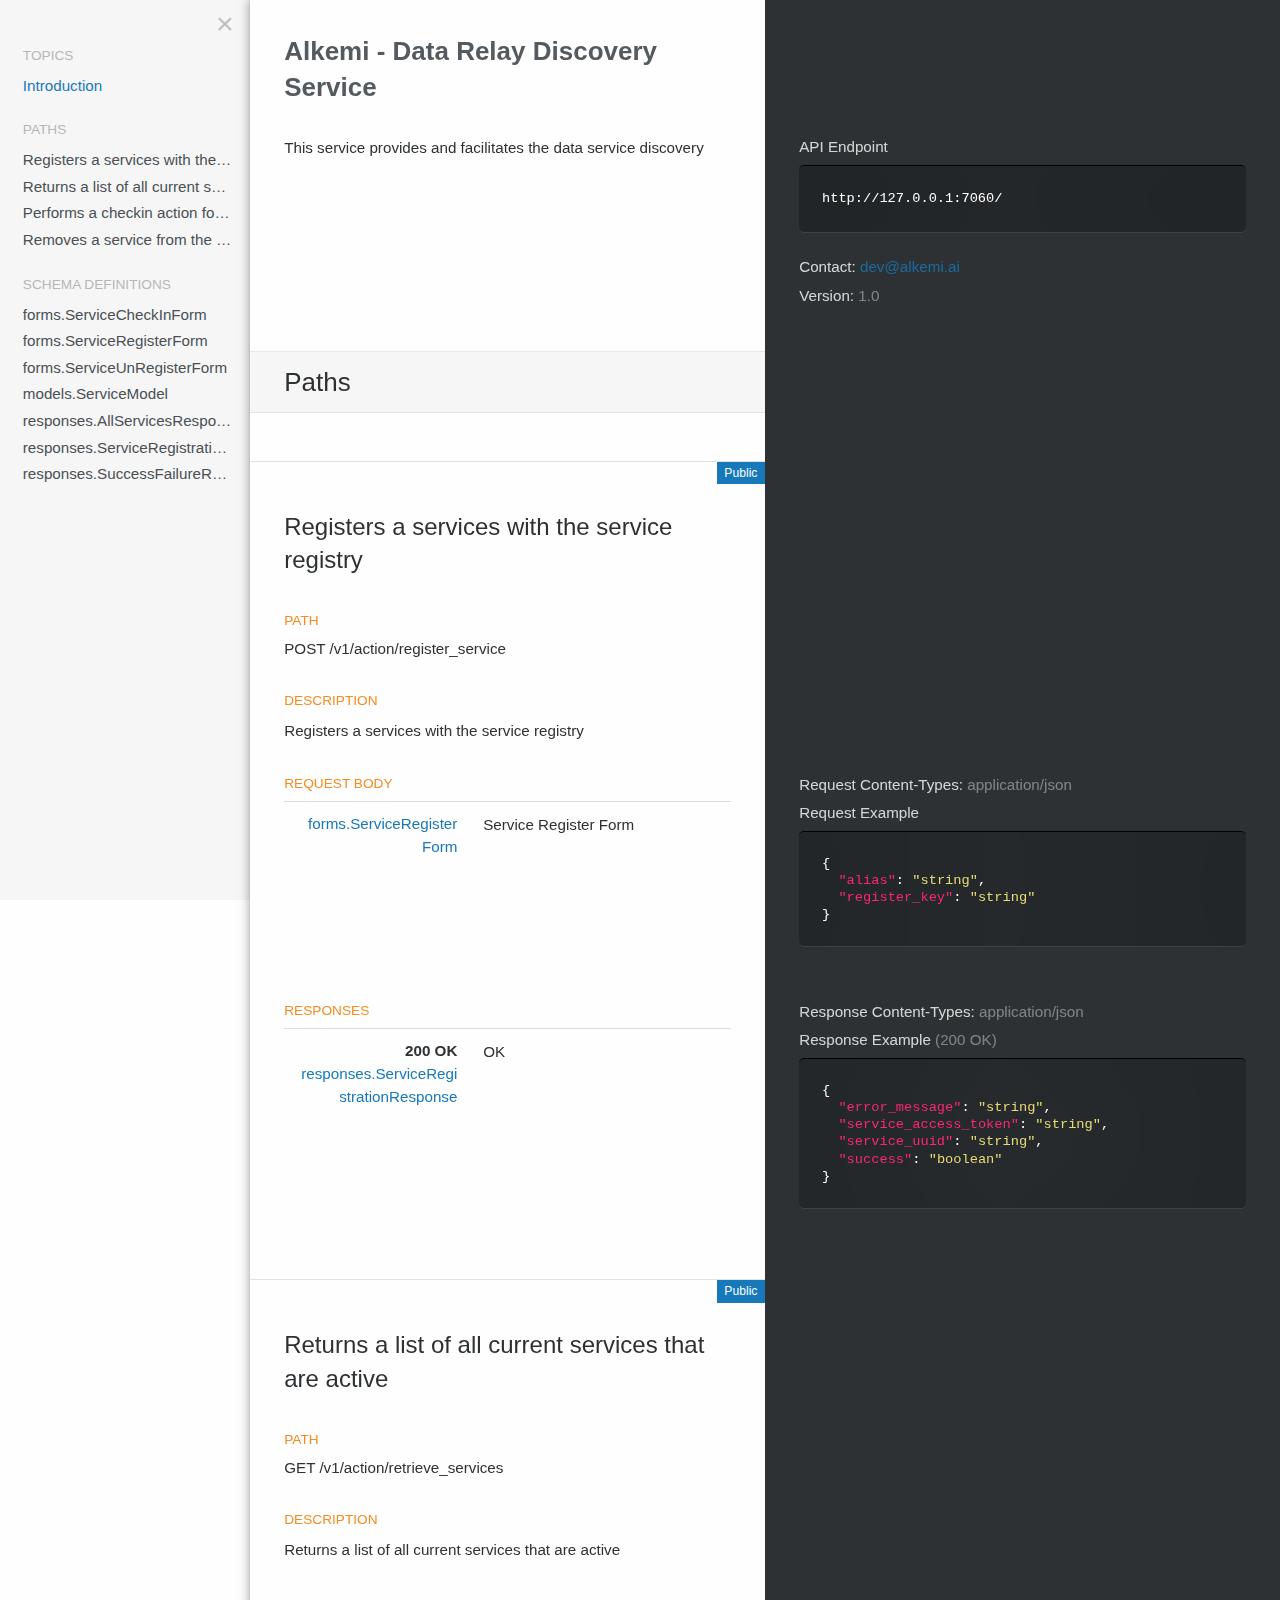
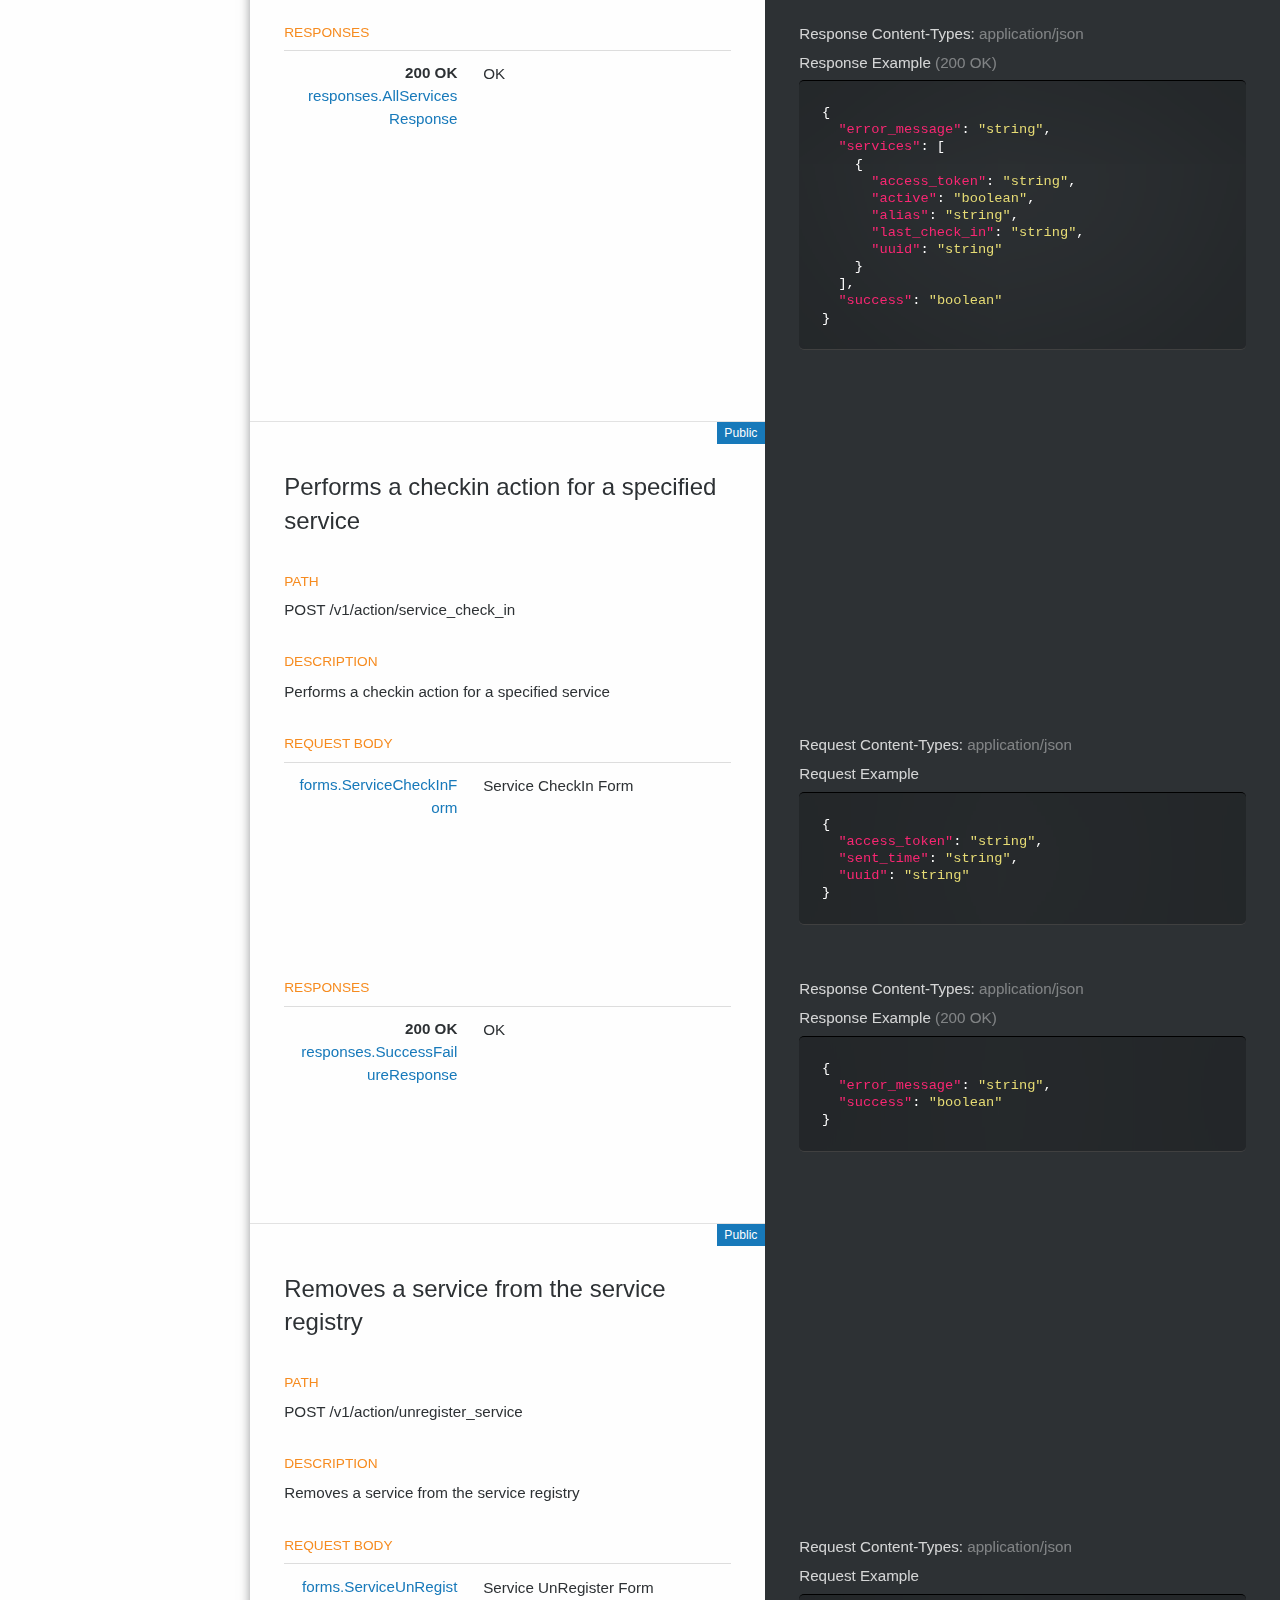
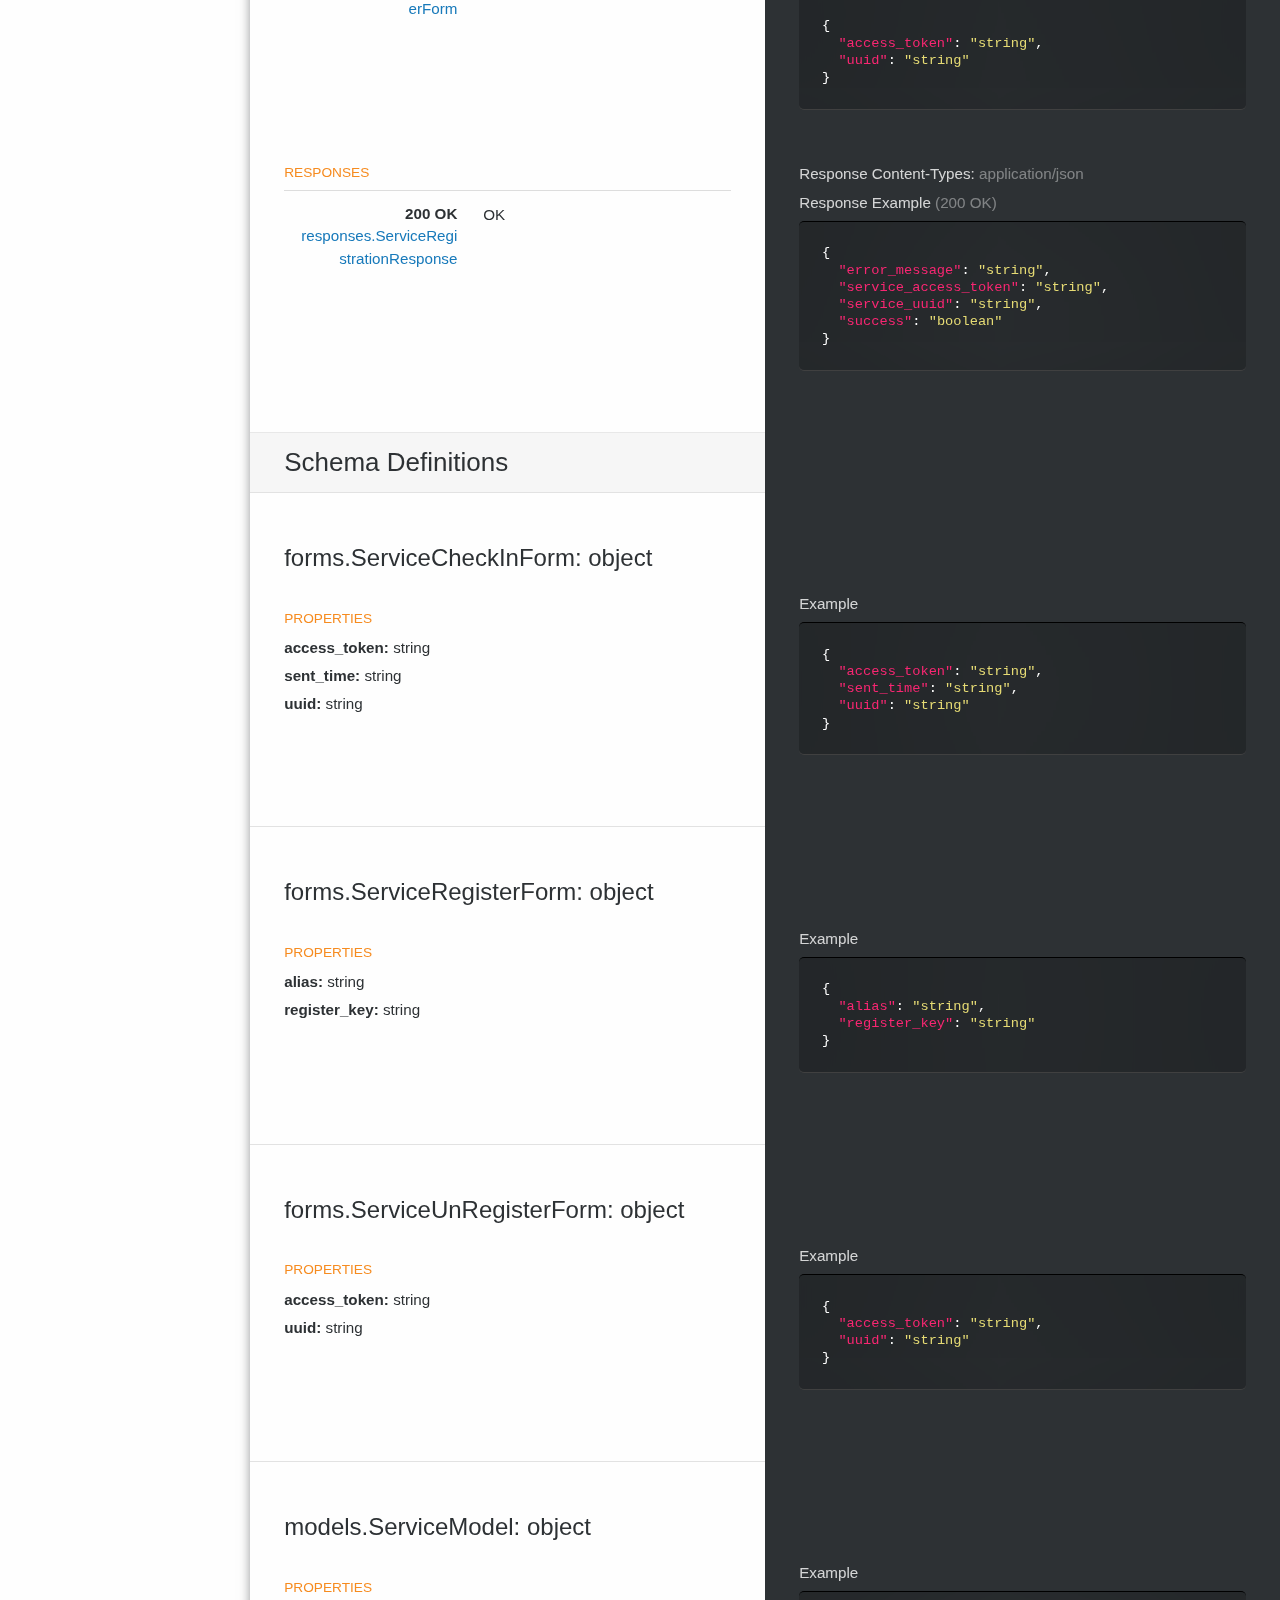
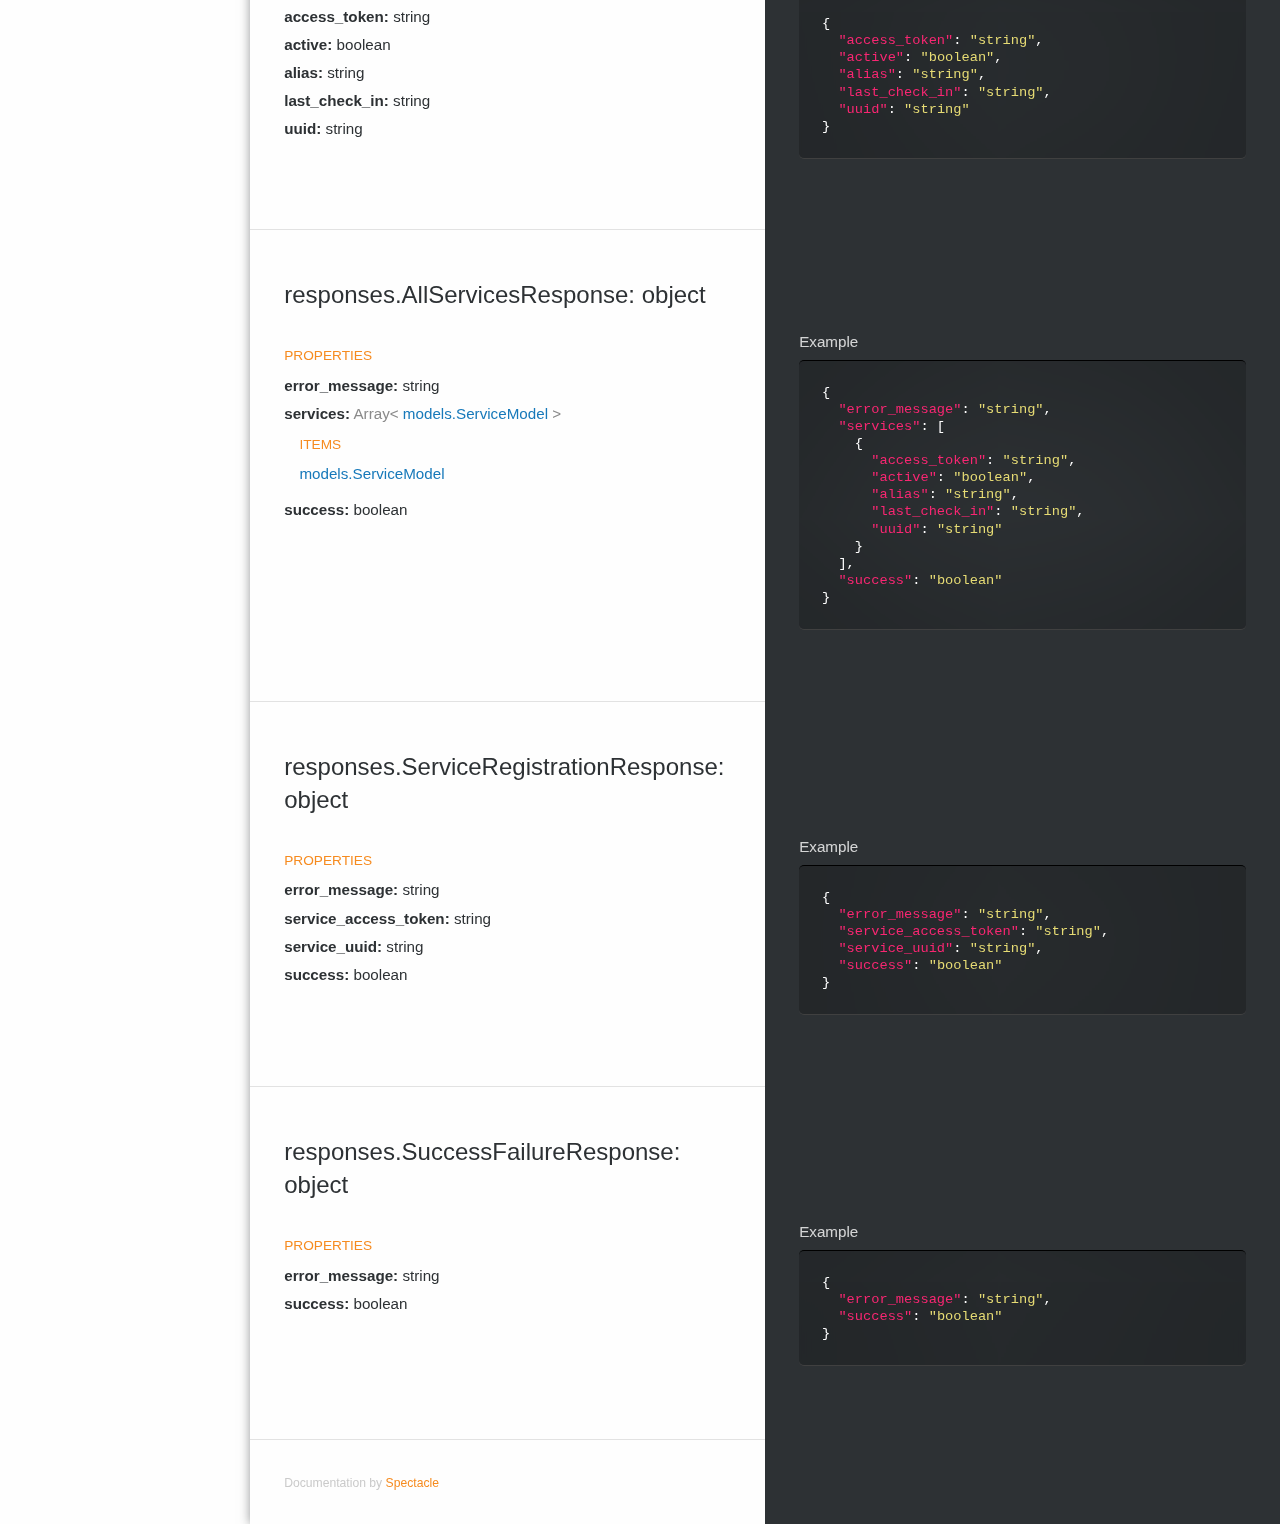
<file: dr-discovery-api/index.html>
<!doctype html>
<html class="no-js" lang="en">
  <head>
    <meta charset="utf-8" />
    <meta name="viewport" content="width=device-width, initial-scale=1.0" />
    <title>Alkemi - Data Relay Discovery Service | API Reference</title>
    <link rel="stylesheet" href="stylesheets/foundation.min.css" />
    <link rel="stylesheet" href="stylesheets/spectacle.min.css" />
    <script src="https://code.jquery.com/jquery-2.1.4.min.js"></script>
    <!-- <script src="javascripts/foundation.js"></script> -->
    <script src="javascripts/spectacle.min.js"></script>
  </head>
  <body id="spectacle">
    <div id="page" class="drawer-layout drawer-slide-right-large">
      <div id="sidebar">
        <button class="close-button" aria-label="Close menu" type="button" data-drawer-close>
          <span aria-hidden="true">×</span>
        </button>
        <nav id="nav" role="navigation">
          <h5>Topics</h5>
          <a href="#introduction">Introduction</a>
          <h5>Paths</h5>
          <!-- <section>
                <a href="#path--v1-action-register_service">/v1/action/register_service</a>
                <ul> -->
          <!-- <li> -->
          <a href="#operation--v1-action-register_service-post"> Registers a services with the service registry </a>
          <!-- </li> -->
          <!-- </ul>
              </section> -->
          <!-- <section>
                <a href="#path--v1-action-retrieve_services">/v1/action/retrieve_services</a>
                <ul> -->
          <!-- <li> -->
          <a href="#operation--v1-action-retrieve_services-get"> Returns a list of all current services that are active </a>
          <!-- </li> -->
          <!-- </ul>
              </section> -->
          <!-- <section>
                <a href="#path--v1-action-service_check_in">/v1/action/service_check_in</a>
                <ul> -->
          <!-- <li> -->
          <a href="#operation--v1-action-service_check_in-post"> Performs a checkin action for a specified service </a>
          <!-- </li> -->
          <!-- </ul>
              </section> -->
          <!-- <section>
                <a href="#path--v1-action-unregister_service">/v1/action/unregister_service</a>
                <ul> -->
          <!-- <li> -->
          <a href="#operation--v1-action-unregister_service-post"> Removes a service from the service registry </a>
          <!-- </li> -->
          <!-- </ul>
              </section> -->
          <h5>Schema Definitions</h5>
          <a href="#definition-forms.ServiceCheckInForm"> forms.ServiceCheckInForm </a>
          <a href="#definition-forms.ServiceRegisterForm"> forms.ServiceRegisterForm </a>
          <a href="#definition-forms.ServiceUnRegisterForm"> forms.ServiceUnRegisterForm </a>
          <a href="#definition-models.ServiceModel"> models.ServiceModel </a>
          <a href="#definition-responses.AllServicesResponse"> responses.AllServicesResponse </a>
          <a href="#definition-responses.ServiceRegistrationResponse"> responses.ServiceRegistrationResponse </a>
          <a href="#definition-responses.SuccessFailureResponse"> responses.SuccessFailureResponse </a>
        </nav>
      </div>
      <div id="docs" class="row collapse expanded drawer" data-drawer>
        <button class="floating-menu-icon" type="button" data-drawer-slide="right">
          <span class="hamburger"></span>
        </button>
        <div class="example-box doc-content"></div>
        <article>
          <h1 class="doc-title">Alkemi - Data Relay Discovery Service
            <span>API Reference</span>
          </h1>
          <div id="introduction" data-traverse-target="introduction">
            <div class="doc-row">
              <div class="doc-copy">
                <p>This service provides and facilitates the data service discovery</p>
              </div>
              <div class="doc-examples">
                <section>
                  <h5>API Endpoint</h5>
                  <!-- <div class="hljs"> --><pre><code>http://127.0.0.1:7060/</code></pre>
                  <!-- </div> -->
                  <h5>Contact:
                    <a href="mailto:dev@alkemi.ai">dev@alkemi.ai</a>
                  </h5>
                  <h5>Version:
                    <span>1.0</span>
                  </h5>
                </section>
              </div>
            </div>
          </div>
          <h1>Paths</h1>
          <span id="path--v1-action-register_service"></span>
          <div id="operation--v1-action-register_service-post" class="operation panel" data-traverse-target="operation--v1-action-register_service-post">
            <!-- <section class="operation-tags row"> -->
            <!-- <div class="doc-copy"> -->
            <div class="operation-tags">
              <a class="label" href="#tag-Public">Public</a>
              <!---->
            </div>
            <!-- </div> -->
            <!-- </section> -->
            <h2 class="operation-title">
              <span class="operation-summary">Registers a services with the service registry</span>
            </h2>
            <div class="doc-row">
              <div class="doc-copy">
                <section class="swagger-operation-path">
                  <span class="operation-method">POST</span>
                  <span class="operation-path">/v1/action/register_service</span>
                </section>
              </div>
            </div>
            <div class="doc-row">
              <div class="doc-copy">
                <section class="swagger-operation-description">
                  <p>Registers a services with the service registry</p>
                </section>
              </div>
            </div>
            <div class="doc-row">
              <div class="doc-copy">
                <section class="swagger-request-body">
                  <div class="prop-row">
                    <div class="prop-name">
                      <div class="swagger-request-model">
                        <span class="json-schema-ref-object">
                          <a class="json-schema-ref" href="#/definitions/forms.ServiceRegisterForm">forms.ServiceRegisterForm</a>
                        </span>
                      </div>
                    </div>
                    <div class="prop-value columns small-6">
                      <!-- <div class="swagger-request-description"> -->
                      <p>Service Register Form</p>
                      <!-- </div> -->
                    </div>
                  </div>
                </section>
              </div>
              <div class="doc-examples">
                <section>
                  <h5>Request Content-Types:
                    <span>application/json</span>
                  </h5>
                  <h5>Request Example</h5>
                  <!-- <div class="hljs"> -->
                  <html>
                  <head></head>
                  <body><pre><code class="hljs language-json">{
  <span class="hljs-attr">&quot;alias&quot;</span>: <span class="hljs-string">&quot;string&quot;</span>,
  <span class="hljs-attr">&quot;register_key&quot;</span>: <span class="hljs-string">&quot;string&quot;</span>
}
</code></pre> </body>
                  </html>
                  <!-- </div> -->
                </section>
              </div>
            </div>
            <div class="doc-row">
              <div class="doc-copy">
                <section class="swagger-responses">
                  <div class="prop-row prop-group">
                    <div class="prop-name">
                      <div class="prop-title">200 OK</div>
                      <div class="prop-ref">
                        <span class="">
                          <a class="json-schema-ref" href="#/definitions/responses.ServiceRegistrationResponse">responses.ServiceRegistrationResponse</a>
                        </span>
                      </div>
                      <!-- <span class="swagger-global"></span> <span class="json-schema-reference"><a href=""></a></span> -->
                    </div>
                    <div class="prop-value">
                      <p>OK</p>
                    </div>
                  </div>
                </section>
              </div>
              <div class="doc-examples">
                <h5>Response Content-Types:
                  <span>application/json</span>
                </h5>
                <section>
                  <h5>Response Example
                    <span>(200 OK)</span>
                  </h5>
                  <!-- <div class="hljs"> -->
                  <html>
                  <head></head>
                  <body><pre><code class="hljs language-json">{
  <span class="hljs-attr">&quot;error_message&quot;</span>: <span class="hljs-string">&quot;string&quot;</span>,
  <span class="hljs-attr">&quot;service_access_token&quot;</span>: <span class="hljs-string">&quot;string&quot;</span>,
  <span class="hljs-attr">&quot;service_uuid&quot;</span>: <span class="hljs-string">&quot;string&quot;</span>,
  <span class="hljs-attr">&quot;success&quot;</span>: <span class="hljs-string">&quot;boolean&quot;</span>
}
</code></pre> </body>
                  </html>
                  <!-- </div> -->
                </section>
              </div>
            </div>
          </div>
          <span id="path--v1-action-retrieve_services"></span>
          <div id="operation--v1-action-retrieve_services-get" class="operation panel" data-traverse-target="operation--v1-action-retrieve_services-get">
            <!-- <section class="operation-tags row"> -->
            <!-- <div class="doc-copy"> -->
            <div class="operation-tags">
              <a class="label" href="#tag-Public">Public</a>
              <!---->
            </div>
            <!-- </div> -->
            <!-- </section> -->
            <h2 class="operation-title">
              <span class="operation-summary">Returns a list of all current services that are active</span>
            </h2>
            <div class="doc-row">
              <div class="doc-copy">
                <section class="swagger-operation-path">
                  <span class="operation-method">GET</span>
                  <span class="operation-path">/v1/action/retrieve_services</span>
                </section>
              </div>
            </div>
            <div class="doc-row">
              <div class="doc-copy">
                <section class="swagger-operation-description">
                  <p>Returns a list of all current services that are active</p>
                </section>
              </div>
            </div>
            <div class="doc-row">
              <div class="doc-copy"> </div>
              <div class="doc-examples"></div>
            </div>
            <div class="doc-row">
              <div class="doc-copy">
                <section class="swagger-responses">
                  <div class="prop-row prop-group">
                    <div class="prop-name">
                      <div class="prop-title">200 OK</div>
                      <div class="prop-ref">
                        <span class="">
                          <a class="json-schema-ref" href="#/definitions/responses.AllServicesResponse">responses.AllServicesResponse</a>
                        </span>
                      </div>
                      <!-- <span class="swagger-global"></span> <span class="json-schema-reference"><a href=""></a></span> -->
                    </div>
                    <div class="prop-value">
                      <p>OK</p>
                    </div>
                  </div>
                </section>
              </div>
              <div class="doc-examples">
                <h5>Response Content-Types:
                  <span>application/json</span>
                </h5>
                <section>
                  <h5>Response Example
                    <span>(200 OK)</span>
                  </h5>
                  <!-- <div class="hljs"> -->
                  <html>
                  <head></head>
                  <body><pre><code class="hljs language-json">{
  <span class="hljs-attr">&quot;error_message&quot;</span>: <span class="hljs-string">&quot;string&quot;</span>,
  <span class="hljs-attr">&quot;services&quot;</span>: [
    {
      <span class="hljs-attr">&quot;access_token&quot;</span>: <span class="hljs-string">&quot;string&quot;</span>,
      <span class="hljs-attr">&quot;active&quot;</span>: <span class="hljs-string">&quot;boolean&quot;</span>,
      <span class="hljs-attr">&quot;alias&quot;</span>: <span class="hljs-string">&quot;string&quot;</span>,
      <span class="hljs-attr">&quot;last_check_in&quot;</span>: <span class="hljs-string">&quot;string&quot;</span>,
      <span class="hljs-attr">&quot;uuid&quot;</span>: <span class="hljs-string">&quot;string&quot;</span>
    }
  ],
  <span class="hljs-attr">&quot;success&quot;</span>: <span class="hljs-string">&quot;boolean&quot;</span>
}
</code></pre> </body>
                  </html>
                  <!-- </div> -->
                </section>
              </div>
            </div>
          </div>
          <span id="path--v1-action-service_check_in"></span>
          <div id="operation--v1-action-service_check_in-post" class="operation panel" data-traverse-target="operation--v1-action-service_check_in-post">
            <!-- <section class="operation-tags row"> -->
            <!-- <div class="doc-copy"> -->
            <div class="operation-tags">
              <a class="label" href="#tag-Public">Public</a>
              <!---->
            </div>
            <!-- </div> -->
            <!-- </section> -->
            <h2 class="operation-title">
              <span class="operation-summary">Performs a checkin action for a specified service</span>
            </h2>
            <div class="doc-row">
              <div class="doc-copy">
                <section class="swagger-operation-path">
                  <span class="operation-method">POST</span>
                  <span class="operation-path">/v1/action/service_check_in</span>
                </section>
              </div>
            </div>
            <div class="doc-row">
              <div class="doc-copy">
                <section class="swagger-operation-description">
                  <p>Performs a checkin action for a specified service</p>
                </section>
              </div>
            </div>
            <div class="doc-row">
              <div class="doc-copy">
                <section class="swagger-request-body">
                  <div class="prop-row">
                    <div class="prop-name">
                      <div class="swagger-request-model">
                        <span class="json-schema-ref-object">
                          <a class="json-schema-ref" href="#/definitions/forms.ServiceCheckInForm">forms.ServiceCheckInForm</a>
                        </span>
                      </div>
                    </div>
                    <div class="prop-value columns small-6">
                      <!-- <div class="swagger-request-description"> -->
                      <p>Service CheckIn Form</p>
                      <!-- </div> -->
                    </div>
                  </div>
                </section>
              </div>
              <div class="doc-examples">
                <section>
                  <h5>Request Content-Types:
                    <span>application/json</span>
                  </h5>
                  <h5>Request Example</h5>
                  <!-- <div class="hljs"> -->
                  <html>
                  <head></head>
                  <body><pre><code class="hljs language-json">{
  <span class="hljs-attr">&quot;access_token&quot;</span>: <span class="hljs-string">&quot;string&quot;</span>,
  <span class="hljs-attr">&quot;sent_time&quot;</span>: <span class="hljs-string">&quot;string&quot;</span>,
  <span class="hljs-attr">&quot;uuid&quot;</span>: <span class="hljs-string">&quot;string&quot;</span>
}
</code></pre> </body>
                  </html>
                  <!-- </div> -->
                </section>
              </div>
            </div>
            <div class="doc-row">
              <div class="doc-copy">
                <section class="swagger-responses">
                  <div class="prop-row prop-group">
                    <div class="prop-name">
                      <div class="prop-title">200 OK</div>
                      <div class="prop-ref">
                        <span class="">
                          <a class="json-schema-ref" href="#/definitions/responses.SuccessFailureResponse">responses.SuccessFailureResponse</a>
                        </span>
                      </div>
                      <!-- <span class="swagger-global"></span> <span class="json-schema-reference"><a href=""></a></span> -->
                    </div>
                    <div class="prop-value">
                      <p>OK</p>
                    </div>
                  </div>
                </section>
              </div>
              <div class="doc-examples">
                <h5>Response Content-Types:
                  <span>application/json</span>
                </h5>
                <section>
                  <h5>Response Example
                    <span>(200 OK)</span>
                  </h5>
                  <!-- <div class="hljs"> -->
                  <html>
                  <head></head>
                  <body><pre><code class="hljs language-json">{
  <span class="hljs-attr">&quot;error_message&quot;</span>: <span class="hljs-string">&quot;string&quot;</span>,
  <span class="hljs-attr">&quot;success&quot;</span>: <span class="hljs-string">&quot;boolean&quot;</span>
}
</code></pre> </body>
                  </html>
                  <!-- </div> -->
                </section>
              </div>
            </div>
          </div>
          <span id="path--v1-action-unregister_service"></span>
          <div id="operation--v1-action-unregister_service-post" class="operation panel" data-traverse-target="operation--v1-action-unregister_service-post">
            <!-- <section class="operation-tags row"> -->
            <!-- <div class="doc-copy"> -->
            <div class="operation-tags">
              <a class="label" href="#tag-Public">Public</a>
              <!---->
            </div>
            <!-- </div> -->
            <!-- </section> -->
            <h2 class="operation-title">
              <span class="operation-summary">Removes a service from the service registry</span>
            </h2>
            <div class="doc-row">
              <div class="doc-copy">
                <section class="swagger-operation-path">
                  <span class="operation-method">POST</span>
                  <span class="operation-path">/v1/action/unregister_service</span>
                </section>
              </div>
            </div>
            <div class="doc-row">
              <div class="doc-copy">
                <section class="swagger-operation-description">
                  <p>Removes a service from the service registry</p>
                </section>
              </div>
            </div>
            <div class="doc-row">
              <div class="doc-copy">
                <section class="swagger-request-body">
                  <div class="prop-row">
                    <div class="prop-name">
                      <div class="swagger-request-model">
                        <span class="json-schema-ref-object">
                          <a class="json-schema-ref" href="#/definitions/forms.ServiceUnRegisterForm">forms.ServiceUnRegisterForm</a>
                        </span>
                      </div>
                    </div>
                    <div class="prop-value columns small-6">
                      <!-- <div class="swagger-request-description"> -->
                      <p>Service UnRegister Form</p>
                      <!-- </div> -->
                    </div>
                  </div>
                </section>
              </div>
              <div class="doc-examples">
                <section>
                  <h5>Request Content-Types:
                    <span>application/json</span>
                  </h5>
                  <h5>Request Example</h5>
                  <!-- <div class="hljs"> -->
                  <html>
                  <head></head>
                  <body><pre><code class="hljs language-json">{
  <span class="hljs-attr">&quot;access_token&quot;</span>: <span class="hljs-string">&quot;string&quot;</span>,
  <span class="hljs-attr">&quot;uuid&quot;</span>: <span class="hljs-string">&quot;string&quot;</span>
}
</code></pre> </body>
                  </html>
                  <!-- </div> -->
                </section>
              </div>
            </div>
            <div class="doc-row">
              <div class="doc-copy">
                <section class="swagger-responses">
                  <div class="prop-row prop-group">
                    <div class="prop-name">
                      <div class="prop-title">200 OK</div>
                      <div class="prop-ref">
                        <span class="">
                          <a class="json-schema-ref" href="#/definitions/responses.ServiceRegistrationResponse">responses.ServiceRegistrationResponse</a>
                        </span>
                      </div>
                      <!-- <span class="swagger-global"></span> <span class="json-schema-reference"><a href=""></a></span> -->
                    </div>
                    <div class="prop-value">
                      <p>OK</p>
                    </div>
                  </div>
                </section>
              </div>
              <div class="doc-examples">
                <h5>Response Content-Types:
                  <span>application/json</span>
                </h5>
                <section>
                  <h5>Response Example
                    <span>(200 OK)</span>
                  </h5>
                  <!-- <div class="hljs"> -->
                  <html>
                  <head></head>
                  <body><pre><code class="hljs language-json">{
  <span class="hljs-attr">&quot;error_message&quot;</span>: <span class="hljs-string">&quot;string&quot;</span>,
  <span class="hljs-attr">&quot;service_access_token&quot;</span>: <span class="hljs-string">&quot;string&quot;</span>,
  <span class="hljs-attr">&quot;service_uuid&quot;</span>: <span class="hljs-string">&quot;string&quot;</span>,
  <span class="hljs-attr">&quot;success&quot;</span>: <span class="hljs-string">&quot;boolean&quot;</span>
}
</code></pre> </body>
                  </html>
                  <!-- </div> -->
                </section>
              </div>
            </div>
          </div>
          <h1>Schema Definitions</h1>
          <div id="definition-forms.ServiceCheckInForm" class="definition panel" data-traverse-target="definition-forms.ServiceCheckInForm">
            <h2 class="panel-title">
              <a name="/definitions/forms.ServiceCheckInForm"></a>forms.ServiceCheckInForm: object
              <!-- <span class="json-property-type"><span class="json-property-type">object</span>
              <span class="json-property-range" title="Value limits"></span>
              
              
              </span> -->
            </h2>
            <div class="doc-row">
              <div class="doc-copy">
                <section class="json-schema-properties">
                  <dl>
                    <dt data-property-name="access_token">
                      <span class="json-property-name">access_token:</span>
                      <span class="json-property-type">string</span>
                      <span class="json-property-range" title="Value limits"></span>
                    </dt>
                    <dt data-property-name="sent_time">
                      <span class="json-property-name">sent_time:</span>
                      <span class="json-property-type">string</span>
                      <span class="json-property-range" title="Value limits"></span>
                    </dt>
                    <dt data-property-name="uuid">
                      <span class="json-property-name">uuid:</span>
                      <span class="json-property-type">string</span>
                      <span class="json-property-range" title="Value limits"></span>
                    </dt>
                  </dl>
                </section>
              </div>
              <div class="doc-examples">
                <section>
                  <h5>Example</h5>
                  <!-- <div class="hljs"> -->
                  <html>
                  <head></head>
                  <body><pre><code class="hljs language-json">{
  <span class="hljs-attr">&quot;access_token&quot;</span>: <span class="hljs-string">&quot;string&quot;</span>,
  <span class="hljs-attr">&quot;sent_time&quot;</span>: <span class="hljs-string">&quot;string&quot;</span>,
  <span class="hljs-attr">&quot;uuid&quot;</span>: <span class="hljs-string">&quot;string&quot;</span>
}
</code></pre> </body>
                  </html>
                  <!-- </div> -->
                </section>
              </div>
            </div>
          </div>
          <div id="definition-forms.ServiceRegisterForm" class="definition panel" data-traverse-target="definition-forms.ServiceRegisterForm">
            <h2 class="panel-title">
              <a name="/definitions/forms.ServiceRegisterForm"></a>forms.ServiceRegisterForm: object
              <!-- <span class="json-property-type"><span class="json-property-type">object</span>
              <span class="json-property-range" title="Value limits"></span>
              
              
              </span> -->
            </h2>
            <div class="doc-row">
              <div class="doc-copy">
                <section class="json-schema-properties">
                  <dl>
                    <dt data-property-name="alias">
                      <span class="json-property-name">alias:</span>
                      <span class="json-property-type">string</span>
                      <span class="json-property-range" title="Value limits"></span>
                    </dt>
                    <dt data-property-name="register_key">
                      <span class="json-property-name">register_key:</span>
                      <span class="json-property-type">string</span>
                      <span class="json-property-range" title="Value limits"></span>
                    </dt>
                  </dl>
                </section>
              </div>
              <div class="doc-examples">
                <section>
                  <h5>Example</h5>
                  <!-- <div class="hljs"> -->
                  <html>
                  <head></head>
                  <body><pre><code class="hljs language-json">{
  <span class="hljs-attr">&quot;alias&quot;</span>: <span class="hljs-string">&quot;string&quot;</span>,
  <span class="hljs-attr">&quot;register_key&quot;</span>: <span class="hljs-string">&quot;string&quot;</span>
}
</code></pre> </body>
                  </html>
                  <!-- </div> -->
                </section>
              </div>
            </div>
          </div>
          <div id="definition-forms.ServiceUnRegisterForm" class="definition panel" data-traverse-target="definition-forms.ServiceUnRegisterForm">
            <h2 class="panel-title">
              <a name="/definitions/forms.ServiceUnRegisterForm"></a>forms.ServiceUnRegisterForm: object
              <!-- <span class="json-property-type"><span class="json-property-type">object</span>
              <span class="json-property-range" title="Value limits"></span>
              
              
              </span> -->
            </h2>
            <div class="doc-row">
              <div class="doc-copy">
                <section class="json-schema-properties">
                  <dl>
                    <dt data-property-name="access_token">
                      <span class="json-property-name">access_token:</span>
                      <span class="json-property-type">string</span>
                      <span class="json-property-range" title="Value limits"></span>
                    </dt>
                    <dt data-property-name="uuid">
                      <span class="json-property-name">uuid:</span>
                      <span class="json-property-type">string</span>
                      <span class="json-property-range" title="Value limits"></span>
                    </dt>
                  </dl>
                </section>
              </div>
              <div class="doc-examples">
                <section>
                  <h5>Example</h5>
                  <!-- <div class="hljs"> -->
                  <html>
                  <head></head>
                  <body><pre><code class="hljs language-json">{
  <span class="hljs-attr">&quot;access_token&quot;</span>: <span class="hljs-string">&quot;string&quot;</span>,
  <span class="hljs-attr">&quot;uuid&quot;</span>: <span class="hljs-string">&quot;string&quot;</span>
}
</code></pre> </body>
                  </html>
                  <!-- </div> -->
                </section>
              </div>
            </div>
          </div>
          <div id="definition-models.ServiceModel" class="definition panel" data-traverse-target="definition-models.ServiceModel">
            <h2 class="panel-title">
              <a name="/definitions/models.ServiceModel"></a>models.ServiceModel: object
              <!-- <span class="json-property-type"><span class="json-property-type">object</span>
              <span class="json-property-range" title="Value limits"></span>
              
              
              </span> -->
            </h2>
            <div class="doc-row">
              <div class="doc-copy">
                <section class="json-schema-properties">
                  <dl>
                    <dt data-property-name="access_token">
                      <span class="json-property-name">access_token:</span>
                      <span class="json-property-type">string</span>
                      <span class="json-property-range" title="Value limits"></span>
                    </dt>
                    <dt data-property-name="active">
                      <span class="json-property-name">active:</span>
                      <span class="json-property-type">boolean</span>
                      <span class="json-property-range" title="Value limits"></span>
                    </dt>
                    <dt data-property-name="alias">
                      <span class="json-property-name">alias:</span>
                      <span class="json-property-type">string</span>
                      <span class="json-property-range" title="Value limits"></span>
                    </dt>
                    <dt data-property-name="last_check_in">
                      <span class="json-property-name">last_check_in:</span>
                      <span class="json-property-type">string</span>
                      <span class="json-property-range" title="Value limits"></span>
                    </dt>
                    <dt data-property-name="uuid">
                      <span class="json-property-name">uuid:</span>
                      <span class="json-property-type">string</span>
                      <span class="json-property-range" title="Value limits"></span>
                    </dt>
                  </dl>
                </section>
              </div>
              <div class="doc-examples">
                <section>
                  <h5>Example</h5>
                  <!-- <div class="hljs"> -->
                  <html>
                  <head></head>
                  <body><pre><code class="hljs language-json">{
  <span class="hljs-attr">&quot;access_token&quot;</span>: <span class="hljs-string">&quot;string&quot;</span>,
  <span class="hljs-attr">&quot;active&quot;</span>: <span class="hljs-string">&quot;boolean&quot;</span>,
  <span class="hljs-attr">&quot;alias&quot;</span>: <span class="hljs-string">&quot;string&quot;</span>,
  <span class="hljs-attr">&quot;last_check_in&quot;</span>: <span class="hljs-string">&quot;string&quot;</span>,
  <span class="hljs-attr">&quot;uuid&quot;</span>: <span class="hljs-string">&quot;string&quot;</span>
}
</code></pre> </body>
                  </html>
                  <!-- </div> -->
                </section>
              </div>
            </div>
          </div>
          <div id="definition-responses.AllServicesResponse" class="definition panel" data-traverse-target="definition-responses.AllServicesResponse">
            <h2 class="panel-title">
              <a name="/definitions/responses.AllServicesResponse"></a>responses.AllServicesResponse: object
              <!-- <span class="json-property-type"><span class="json-property-type">object</span>
              <span class="json-property-range" title="Value limits"></span>
              
              
              </span> -->
            </h2>
            <div class="doc-row">
              <div class="doc-copy">
                <section class="json-schema-properties">
                  <dl>
                    <dt data-property-name="error_message">
                      <span class="json-property-name">error_message:</span>
                      <span class="json-property-type">string</span>
                      <span class="json-property-range" title="Value limits"></span>
                    </dt>
                    <dt data-property-name="services">
                      <span class="json-property-name">services:</span>
                      <span class="json-property-type">
                        <span class="json-schema-ref-array">
                          <a class="json-schema-ref" href="#/definitions/models.ServiceModel">models.ServiceModel</a>
                        </span>
                      </span>
                      <span class="json-property-range" title="Value limits"></span>
                    </dt>
                    <dt class="json-inner-schema">
                      <section class="json-schema-array-items">
                        <span class="json-property-type">
                          <span class="">
                            <a class="json-schema-ref" href="#/definitions/models.ServiceModel">models.ServiceModel</a>
                          </span>
                        </span>
                        <span class="json-property-range" title="Value limits"></span>
                        <div class="json-inner-schema"> </div>
                      </section>
                    </dt>
                    <dt data-property-name="success">
                      <span class="json-property-name">success:</span>
                      <span class="json-property-type">boolean</span>
                      <span class="json-property-range" title="Value limits"></span>
                    </dt>
                  </dl>
                </section>
              </div>
              <div class="doc-examples">
                <section>
                  <h5>Example</h5>
                  <!-- <div class="hljs"> -->
                  <html>
                  <head></head>
                  <body><pre><code class="hljs language-json">{
  <span class="hljs-attr">&quot;error_message&quot;</span>: <span class="hljs-string">&quot;string&quot;</span>,
  <span class="hljs-attr">&quot;services&quot;</span>: [
    {
      <span class="hljs-attr">&quot;access_token&quot;</span>: <span class="hljs-string">&quot;string&quot;</span>,
      <span class="hljs-attr">&quot;active&quot;</span>: <span class="hljs-string">&quot;boolean&quot;</span>,
      <span class="hljs-attr">&quot;alias&quot;</span>: <span class="hljs-string">&quot;string&quot;</span>,
      <span class="hljs-attr">&quot;last_check_in&quot;</span>: <span class="hljs-string">&quot;string&quot;</span>,
      <span class="hljs-attr">&quot;uuid&quot;</span>: <span class="hljs-string">&quot;string&quot;</span>
    }
  ],
  <span class="hljs-attr">&quot;success&quot;</span>: <span class="hljs-string">&quot;boolean&quot;</span>
}
</code></pre> </body>
                  </html>
                  <!-- </div> -->
                </section>
              </div>
            </div>
          </div>
          <div id="definition-responses.ServiceRegistrationResponse" class="definition panel" data-traverse-target="definition-responses.ServiceRegistrationResponse">
            <h2 class="panel-title">
              <a name="/definitions/responses.ServiceRegistrationResponse"></a>responses.ServiceRegistrationResponse: object
              <!-- <span class="json-property-type"><span class="json-property-type">object</span>
              <span class="json-property-range" title="Value limits"></span>
              
              
              </span> -->
            </h2>
            <div class="doc-row">
              <div class="doc-copy">
                <section class="json-schema-properties">
                  <dl>
                    <dt data-property-name="error_message">
                      <span class="json-property-name">error_message:</span>
                      <span class="json-property-type">string</span>
                      <span class="json-property-range" title="Value limits"></span>
                    </dt>
                    <dt data-property-name="service_access_token">
                      <span class="json-property-name">service_access_token:</span>
                      <span class="json-property-type">string</span>
                      <span class="json-property-range" title="Value limits"></span>
                    </dt>
                    <dt data-property-name="service_uuid">
                      <span class="json-property-name">service_uuid:</span>
                      <span class="json-property-type">string</span>
                      <span class="json-property-range" title="Value limits"></span>
                    </dt>
                    <dt data-property-name="success">
                      <span class="json-property-name">success:</span>
                      <span class="json-property-type">boolean</span>
                      <span class="json-property-range" title="Value limits"></span>
                    </dt>
                  </dl>
                </section>
              </div>
              <div class="doc-examples">
                <section>
                  <h5>Example</h5>
                  <!-- <div class="hljs"> -->
                  <html>
                  <head></head>
                  <body><pre><code class="hljs language-json">{
  <span class="hljs-attr">&quot;error_message&quot;</span>: <span class="hljs-string">&quot;string&quot;</span>,
  <span class="hljs-attr">&quot;service_access_token&quot;</span>: <span class="hljs-string">&quot;string&quot;</span>,
  <span class="hljs-attr">&quot;service_uuid&quot;</span>: <span class="hljs-string">&quot;string&quot;</span>,
  <span class="hljs-attr">&quot;success&quot;</span>: <span class="hljs-string">&quot;boolean&quot;</span>
}
</code></pre> </body>
                  </html>
                  <!-- </div> -->
                </section>
              </div>
            </div>
          </div>
          <div id="definition-responses.SuccessFailureResponse" class="definition panel" data-traverse-target="definition-responses.SuccessFailureResponse">
            <h2 class="panel-title">
              <a name="/definitions/responses.SuccessFailureResponse"></a>responses.SuccessFailureResponse: object
              <!-- <span class="json-property-type"><span class="json-property-type">object</span>
              <span class="json-property-range" title="Value limits"></span>
              
              
              </span> -->
            </h2>
            <div class="doc-row">
              <div class="doc-copy">
                <section class="json-schema-properties">
                  <dl>
                    <dt data-property-name="error_message">
                      <span class="json-property-name">error_message:</span>
                      <span class="json-property-type">string</span>
                      <span class="json-property-range" title="Value limits"></span>
                    </dt>
                    <dt data-property-name="success">
                      <span class="json-property-name">success:</span>
                      <span class="json-property-type">boolean</span>
                      <span class="json-property-range" title="Value limits"></span>
                    </dt>
                  </dl>
                </section>
              </div>
              <div class="doc-examples">
                <section>
                  <h5>Example</h5>
                  <!-- <div class="hljs"> -->
                  <html>
                  <head></head>
                  <body><pre><code class="hljs language-json">{
  <span class="hljs-attr">&quot;error_message&quot;</span>: <span class="hljs-string">&quot;string&quot;</span>,
  <span class="hljs-attr">&quot;success&quot;</span>: <span class="hljs-string">&quot;boolean&quot;</span>
}
</code></pre> </body>
                  </html>
                  <!-- </div> -->
                </section>
              </div>
            </div>
          </div>
          <div class="doc-row no-margin">
            <div class="doc-copy doc-separator">
              <a class="powered-by" href="https://sourcey.com/spectacle">Documentation by
                <span>Spectacle</span>
              </a>
            </div>
          </div>
        </article>
      </div>
    </div>
  </body>
</html>
</file>
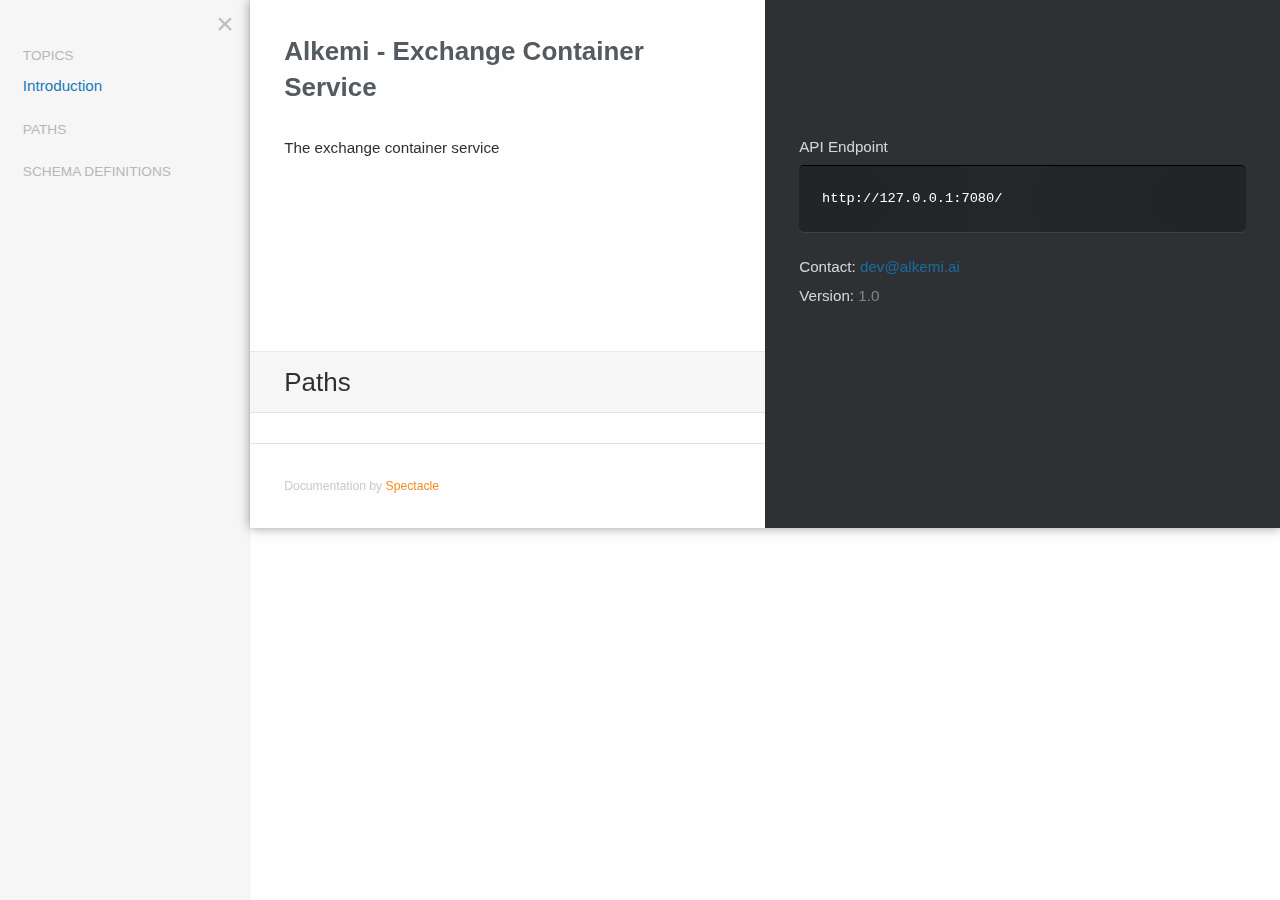
<file: exchange-container-api/index.html>
<!doctype html>
<html class="no-js" lang="en">
  <head>
    <meta charset="utf-8" />
    <meta name="viewport" content="width=device-width, initial-scale=1.0" />
    <title>Alkemi - Exchange Container Service | API Reference</title>
    <link rel="stylesheet" href="stylesheets/foundation.min.css" />
    <link rel="stylesheet" href="stylesheets/spectacle.min.css" />
    <script src="https://code.jquery.com/jquery-2.1.4.min.js"></script>
    <!-- <script src="javascripts/foundation.js"></script> -->
    <script src="javascripts/spectacle.min.js"></script>
  </head>
  <body id="spectacle">
    <div id="page" class="drawer-layout drawer-slide-right-large">
      <div id="sidebar">
        <button class="close-button" aria-label="Close menu" type="button" data-drawer-close>
          <span aria-hidden="true">×</span>
        </button>
        <nav id="nav" role="navigation">
          <h5>Topics</h5>
          <a href="#introduction">Introduction</a>
          <h5>Paths</h5>
          <h5>Schema Definitions</h5>
        </nav>
      </div>
      <div id="docs" class="row collapse expanded drawer" data-drawer>
        <button class="floating-menu-icon" type="button" data-drawer-slide="right">
          <span class="hamburger"></span>
        </button>
        <div class="example-box doc-content"></div>
        <article>
          <h1 class="doc-title">Alkemi - Exchange Container Service
            <span>API Reference</span>
          </h1>
          <div id="introduction" data-traverse-target="introduction">
            <div class="doc-row">
              <div class="doc-copy">
                <p>The exchange container service</p>
              </div>
              <div class="doc-examples">
                <section>
                  <h5>API Endpoint</h5>
                  <!-- <div class="hljs"> --><pre><code>http://127.0.0.1:7080/</code></pre>
                  <!-- </div> -->
                  <h5>Contact:
                    <a href="mailto:dev@alkemi.ai">dev@alkemi.ai</a>
                  </h5>
                  <h5>Version:
                    <span>1.0</span>
                  </h5>
                </section>
              </div>
            </div>
          </div>
          <h1>Paths</h1>
          <div class="doc-row no-margin">
            <div class="doc-copy doc-separator">
              <a class="powered-by" href="https://sourcey.com/spectacle">Documentation by
                <span>Spectacle</span>
              </a>
            </div>
          </div>
        </article>
      </div>
    </div>
  </body>
</html>
</file>
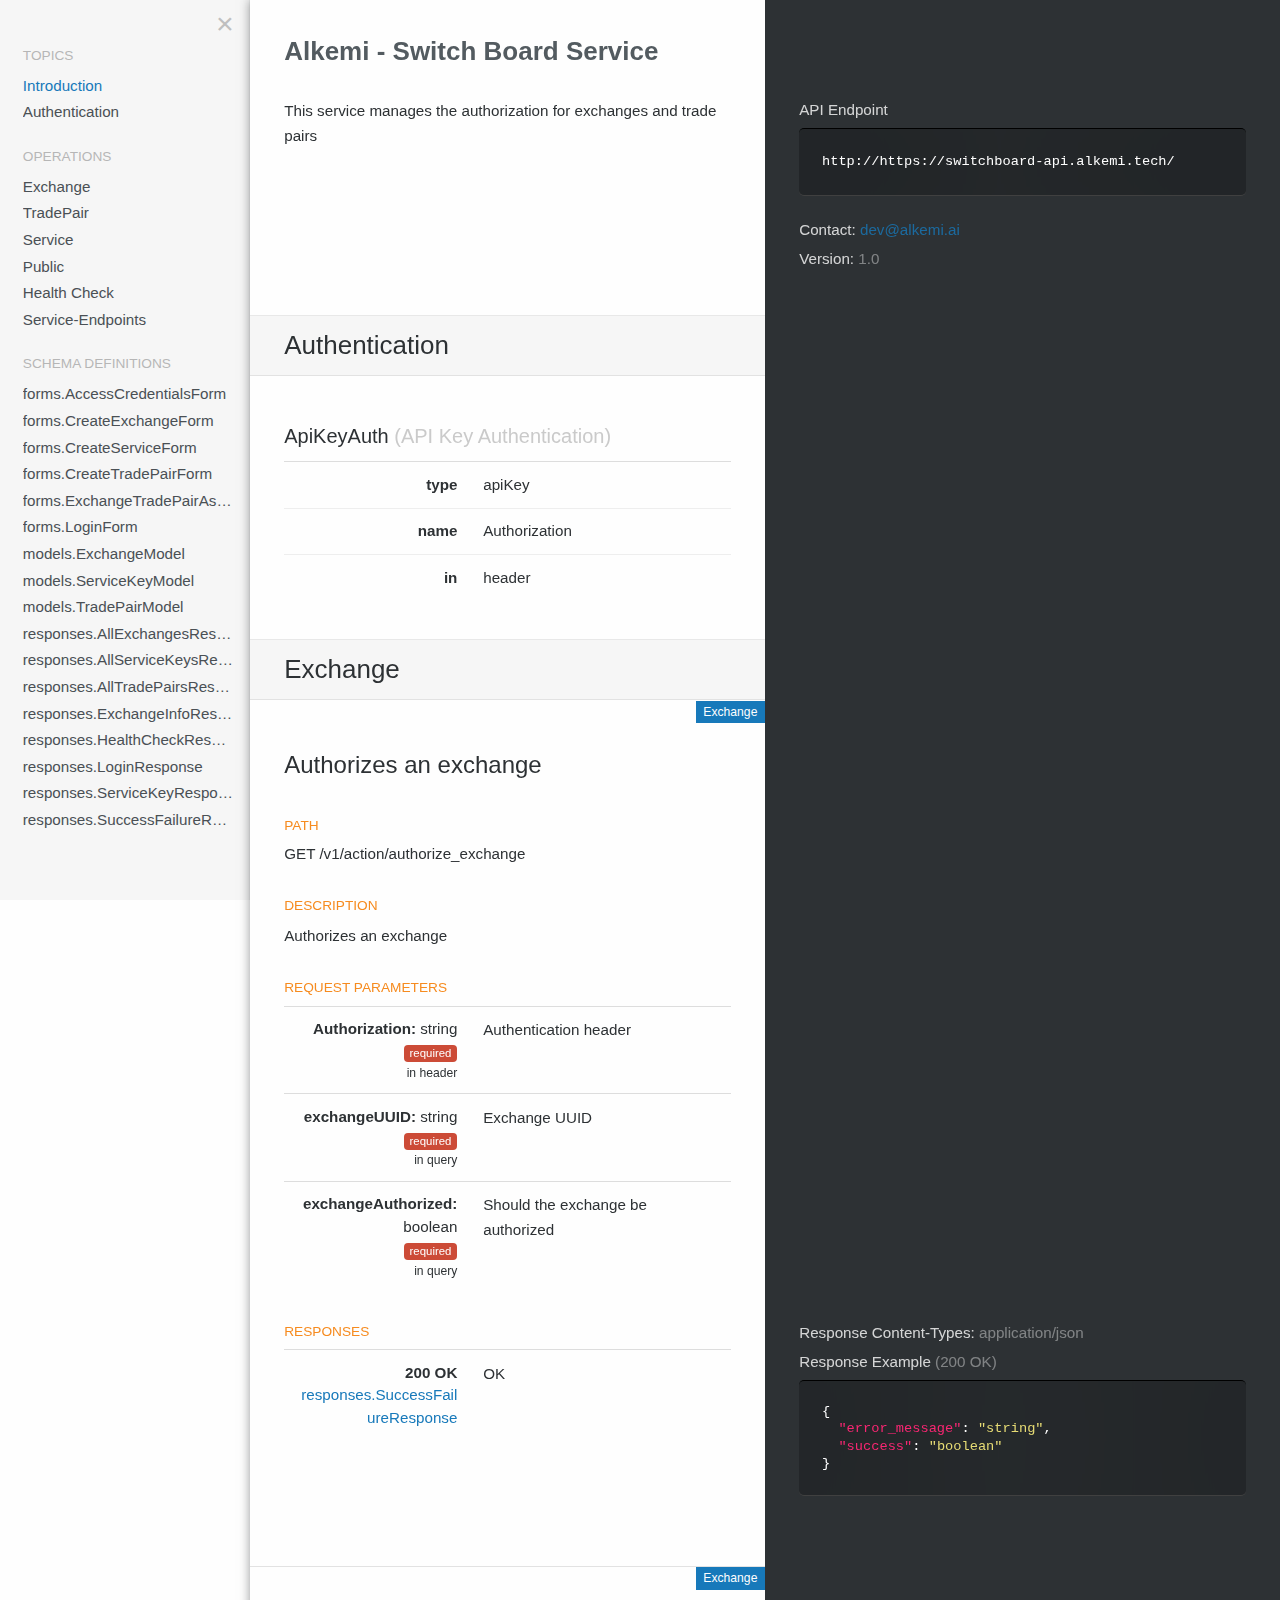
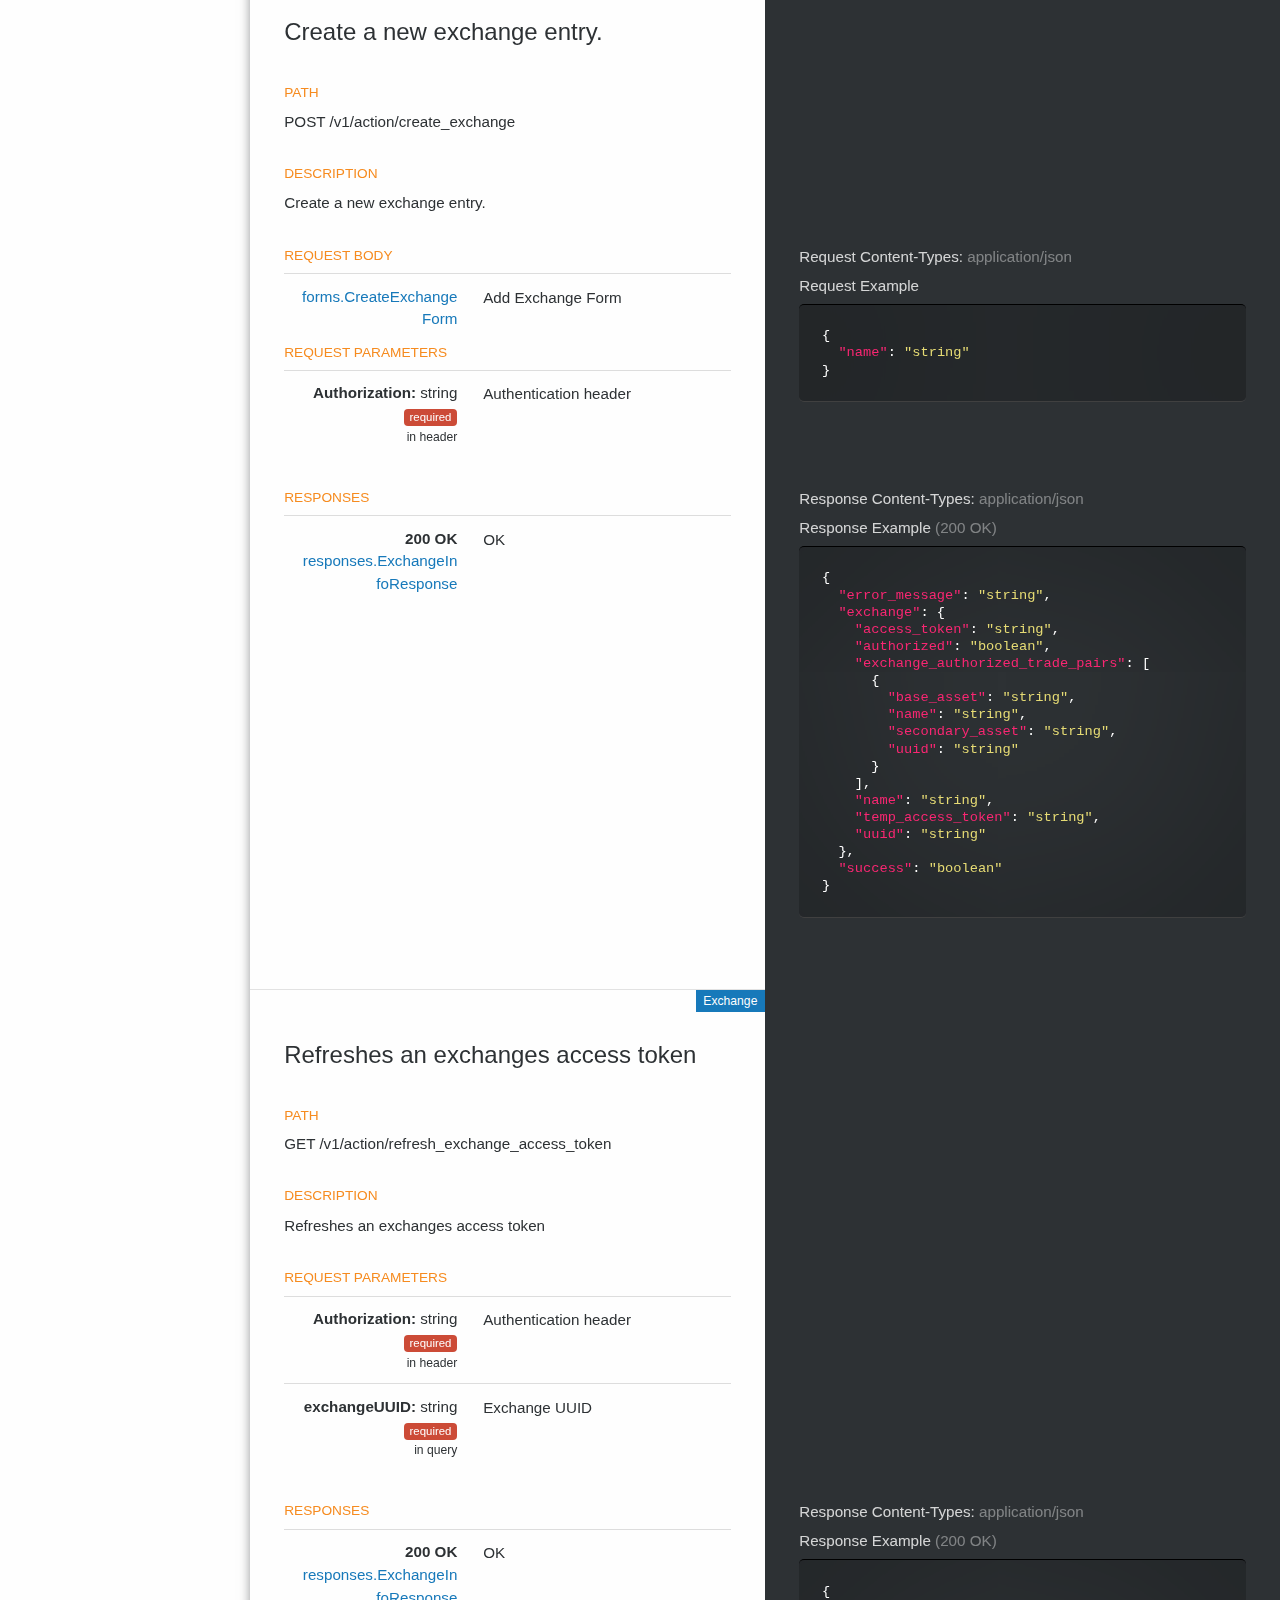
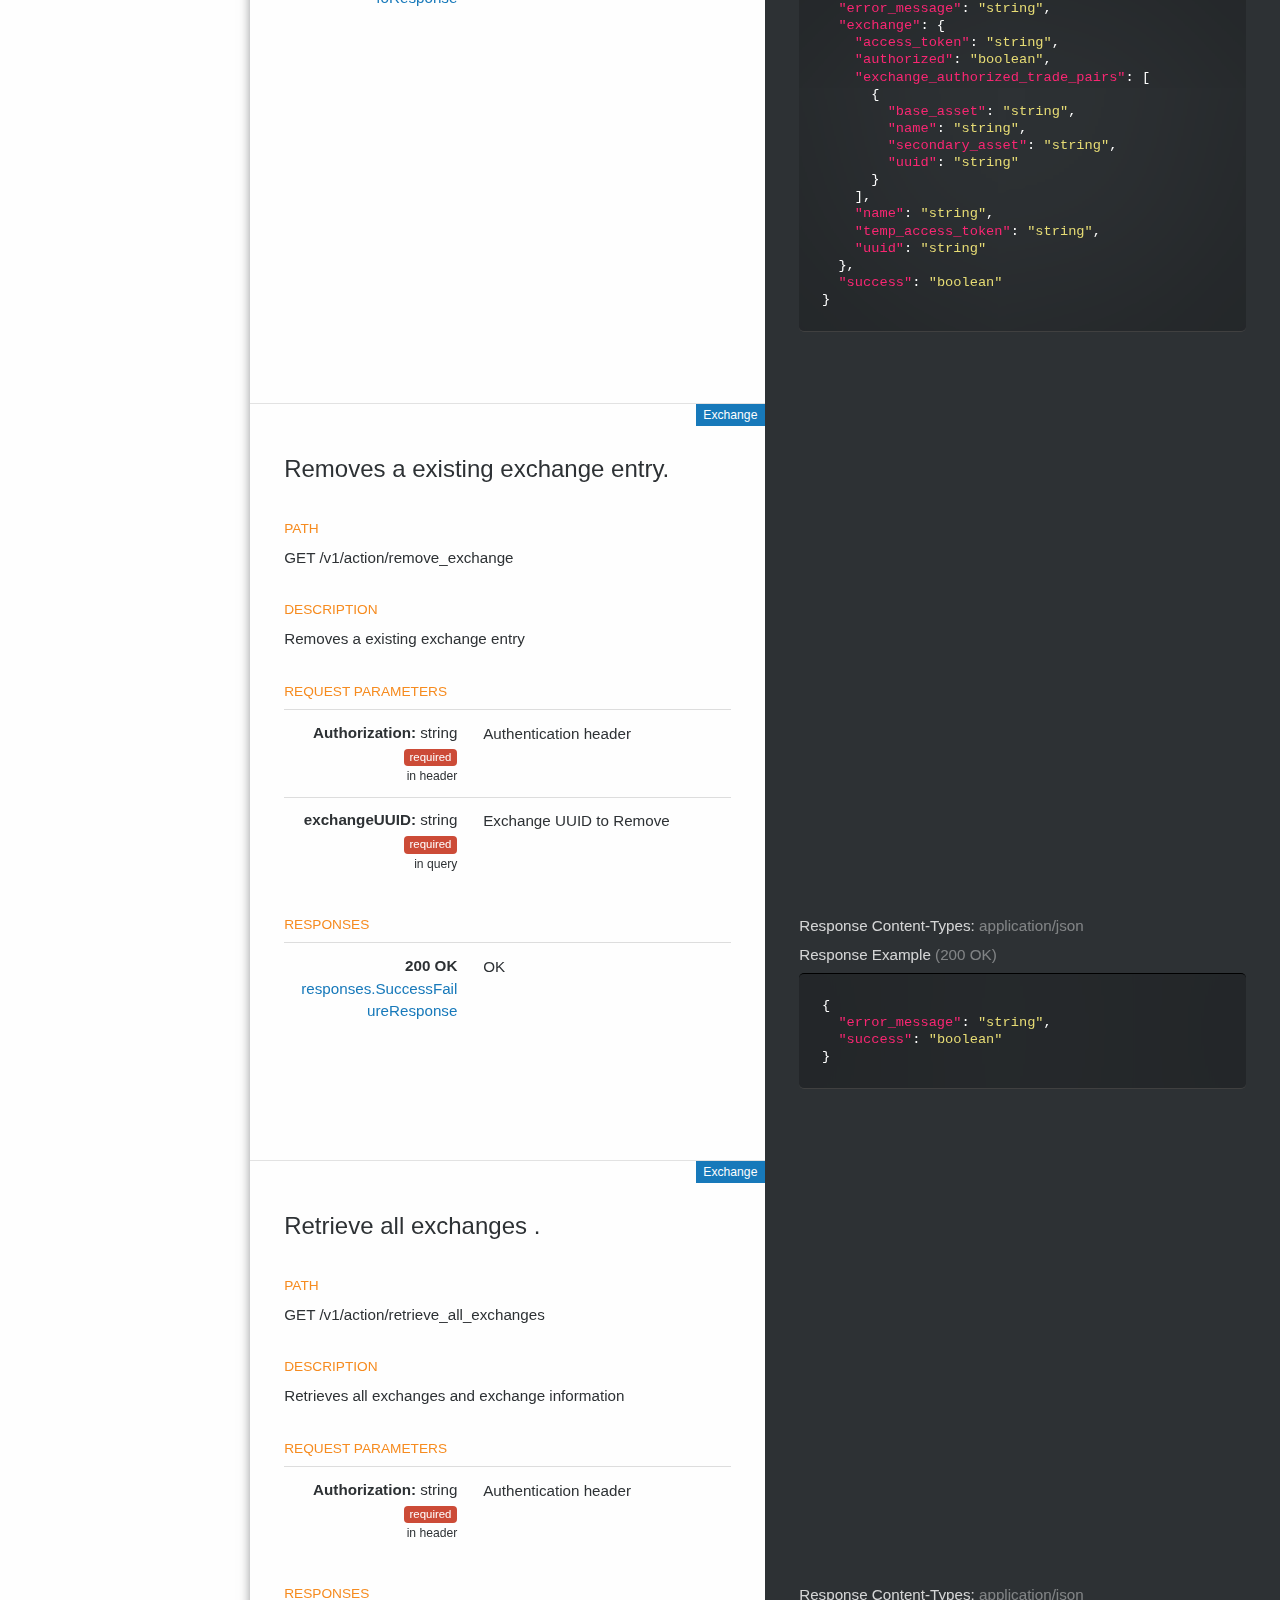
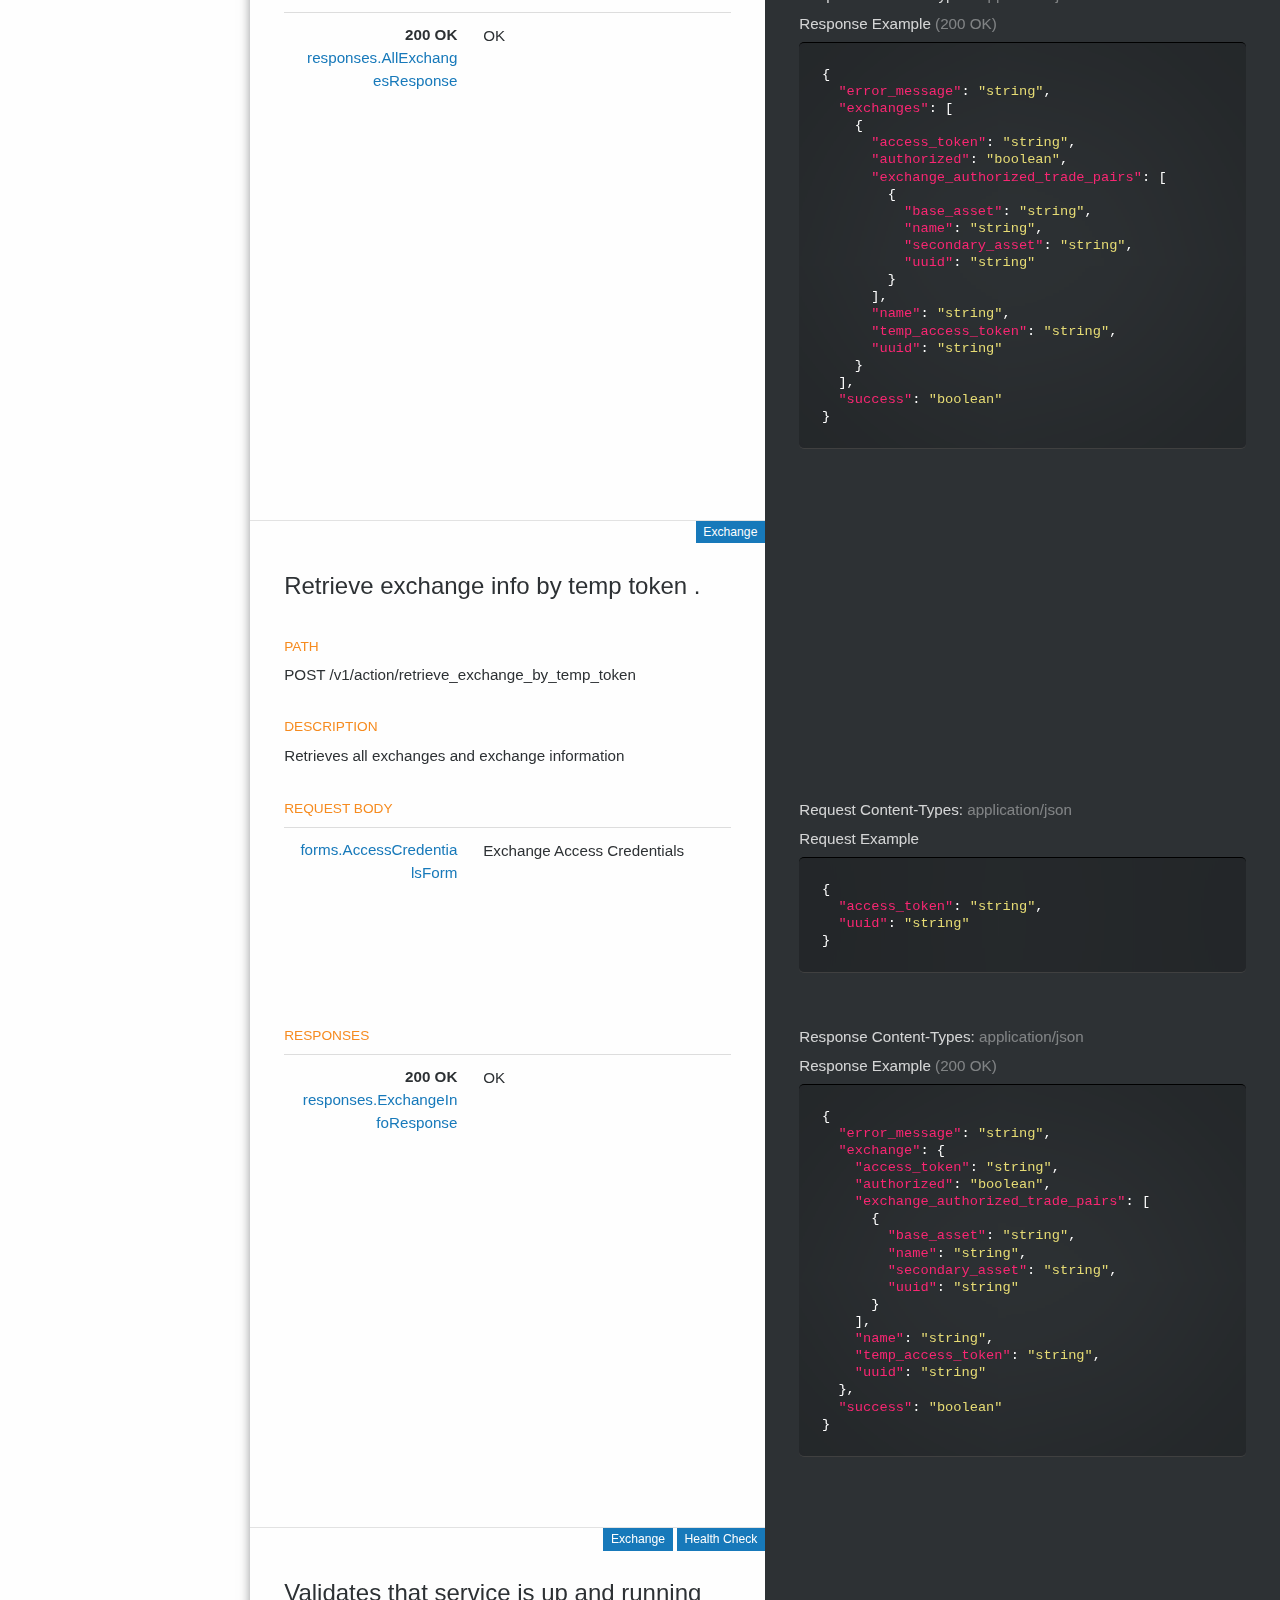
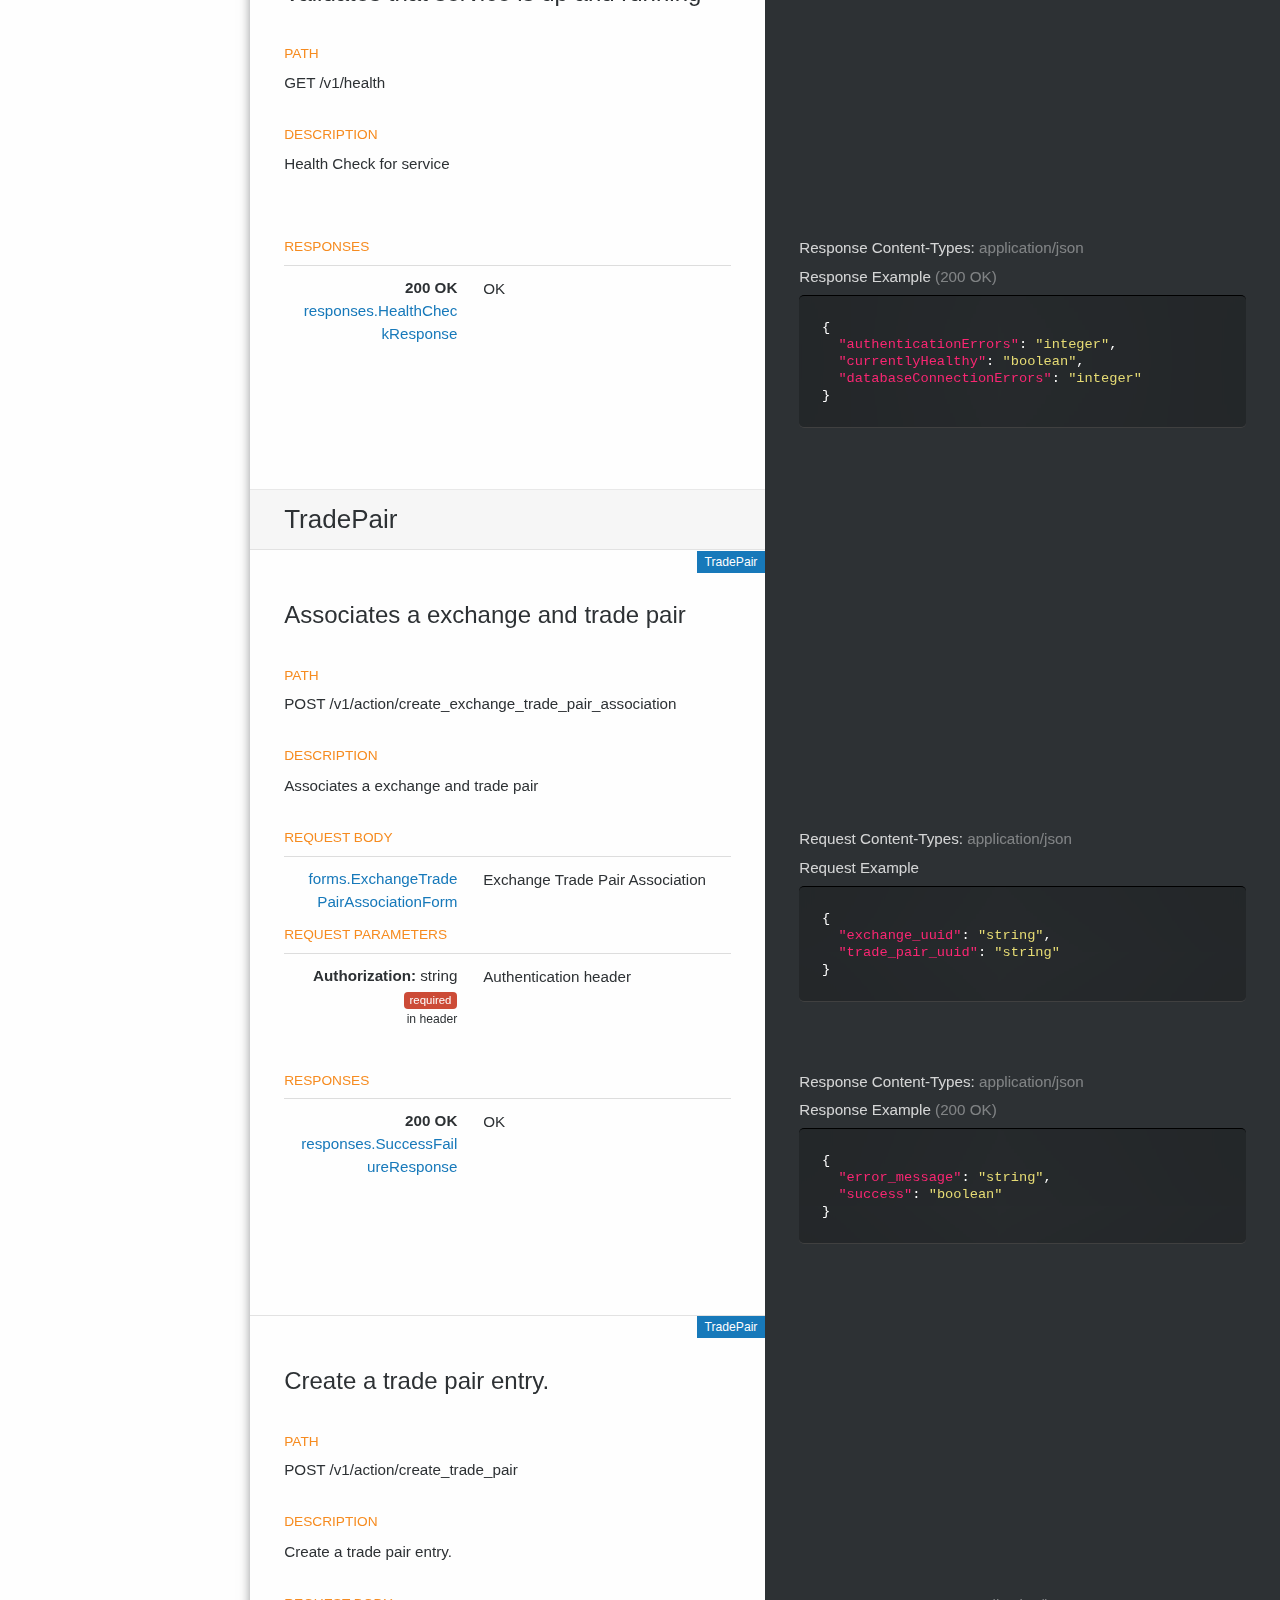
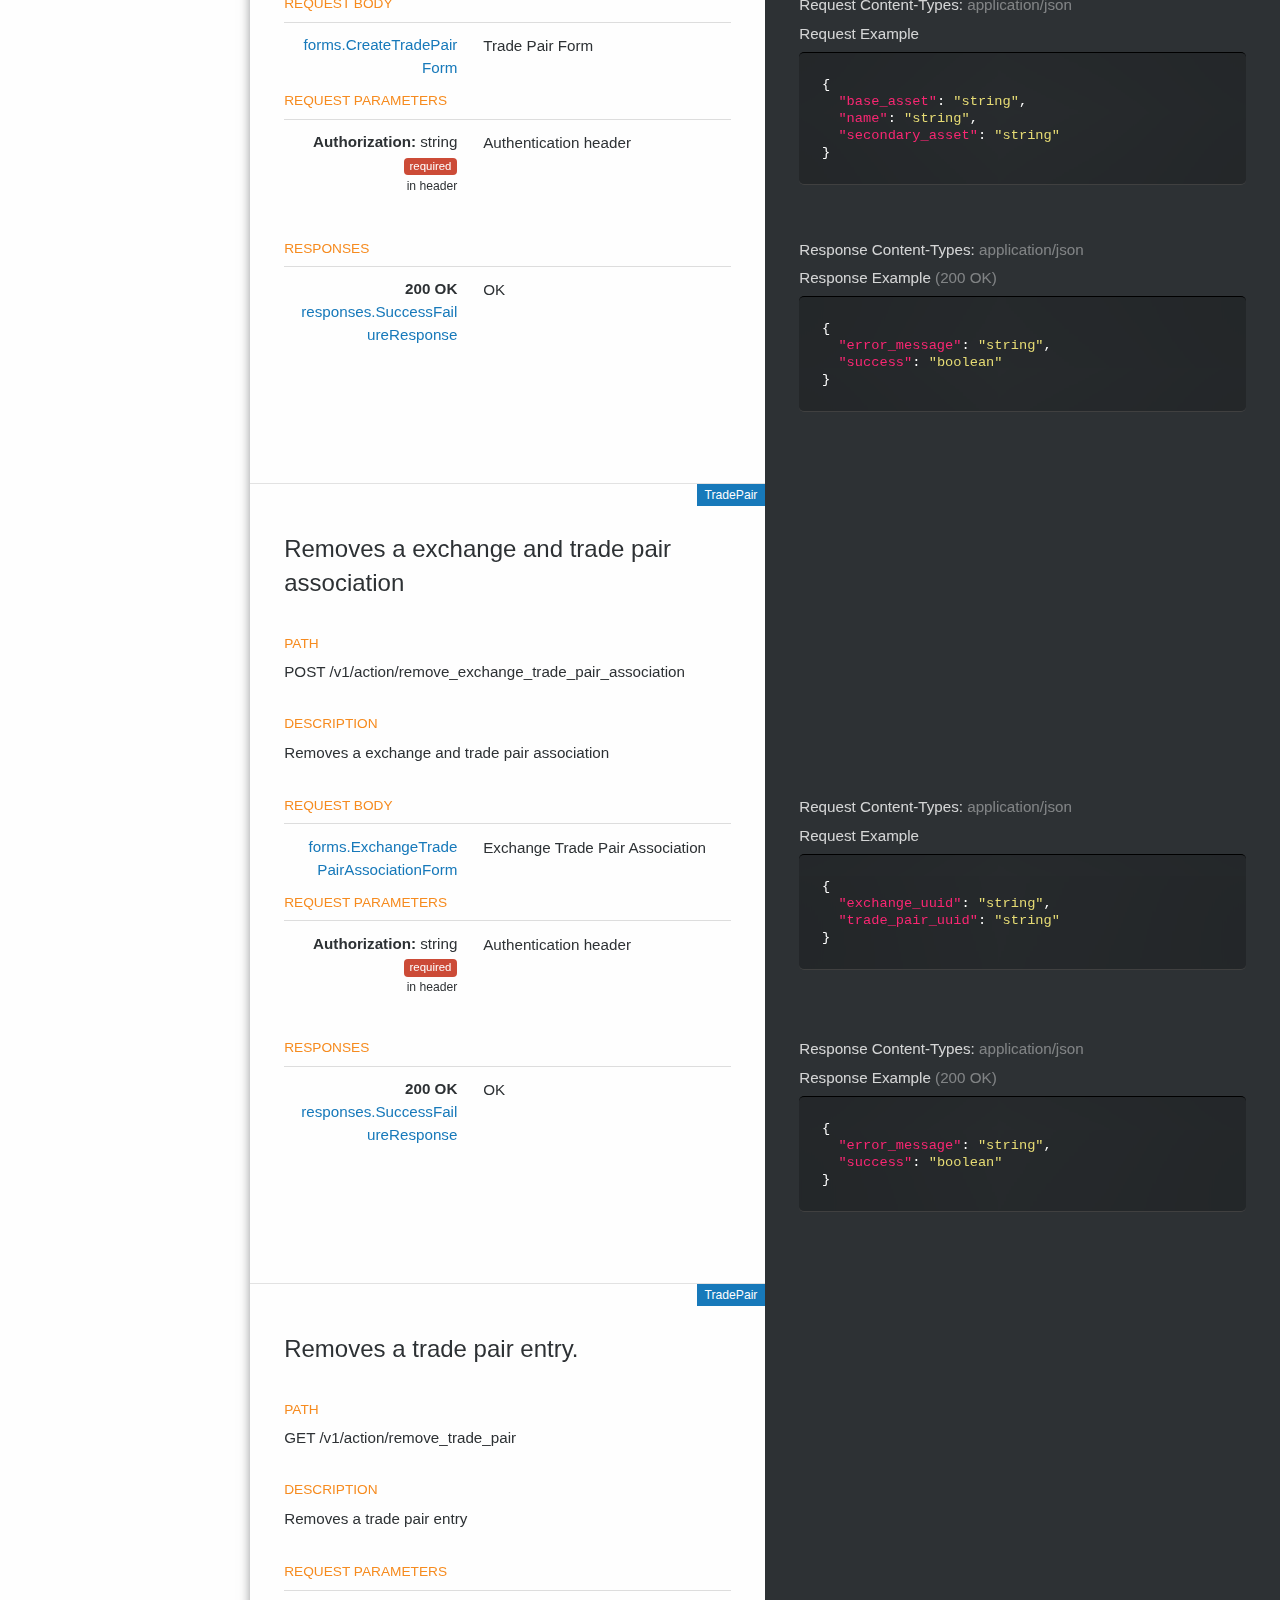
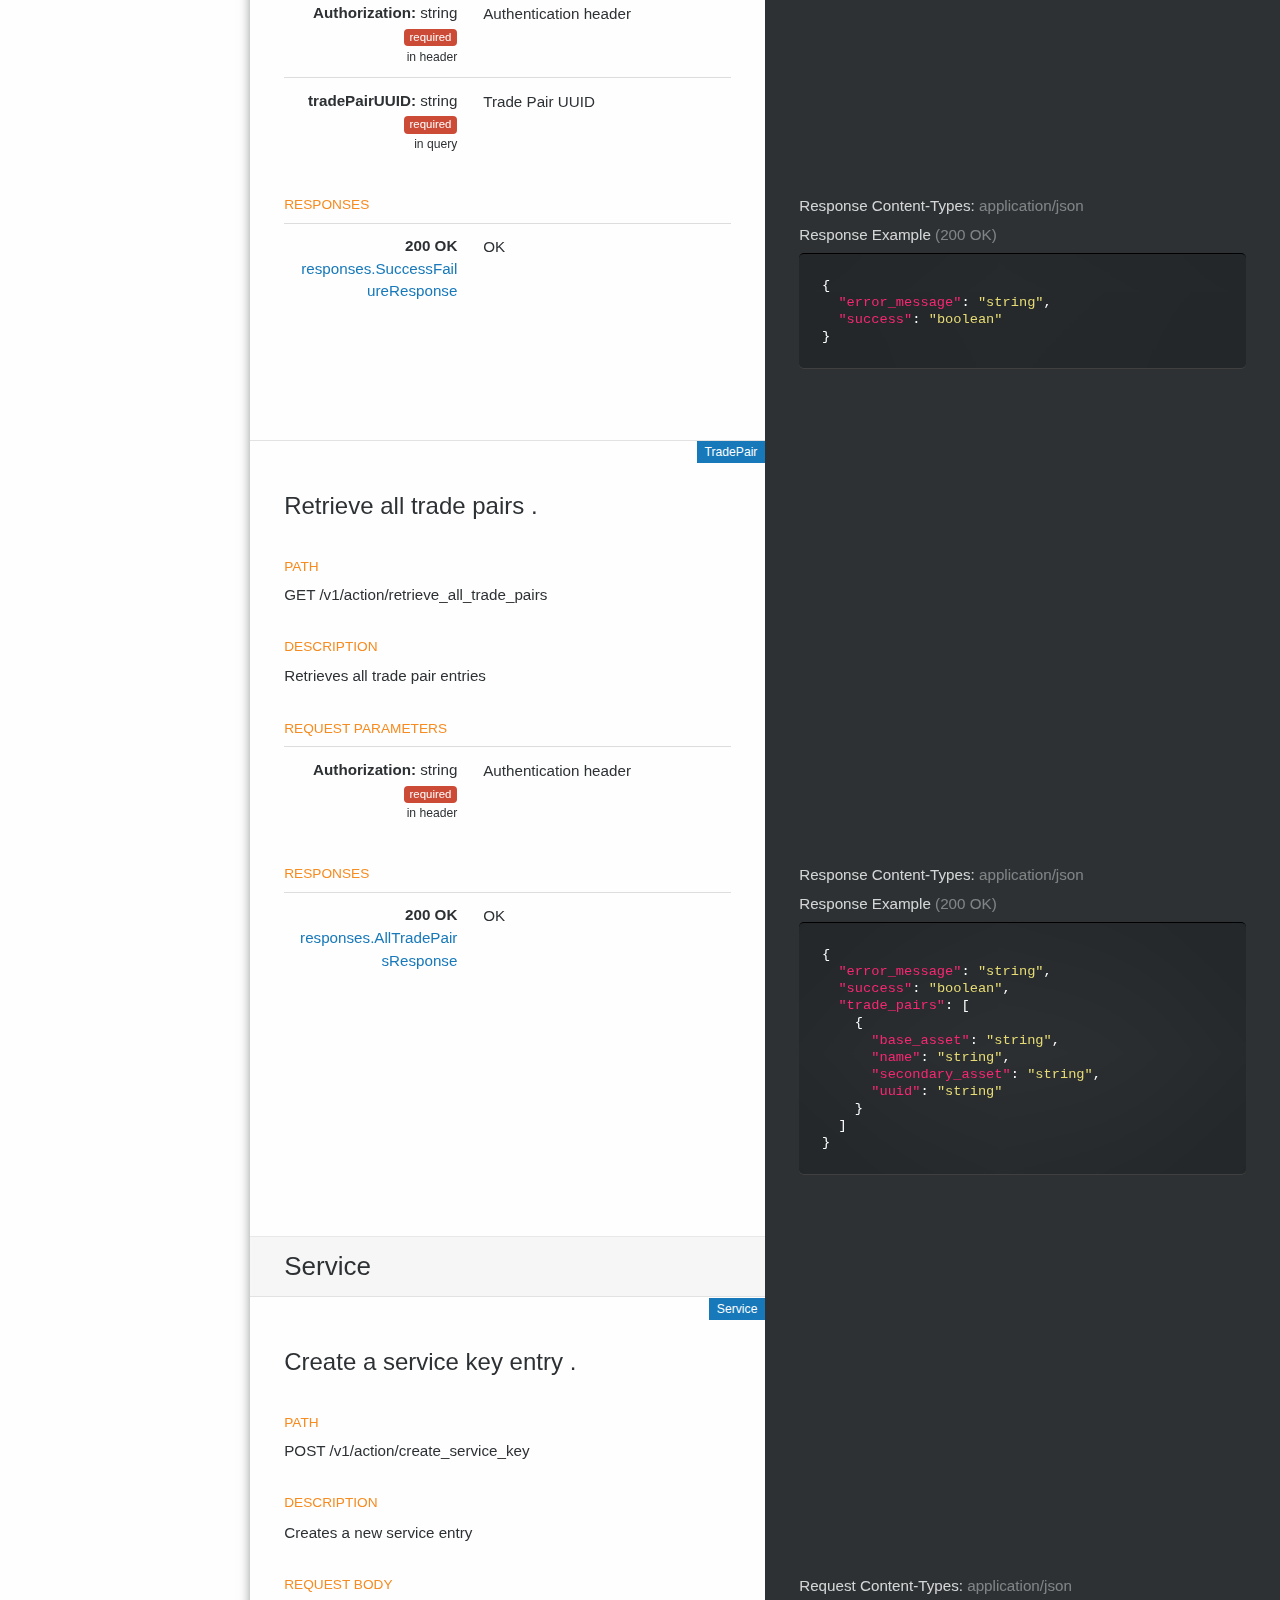
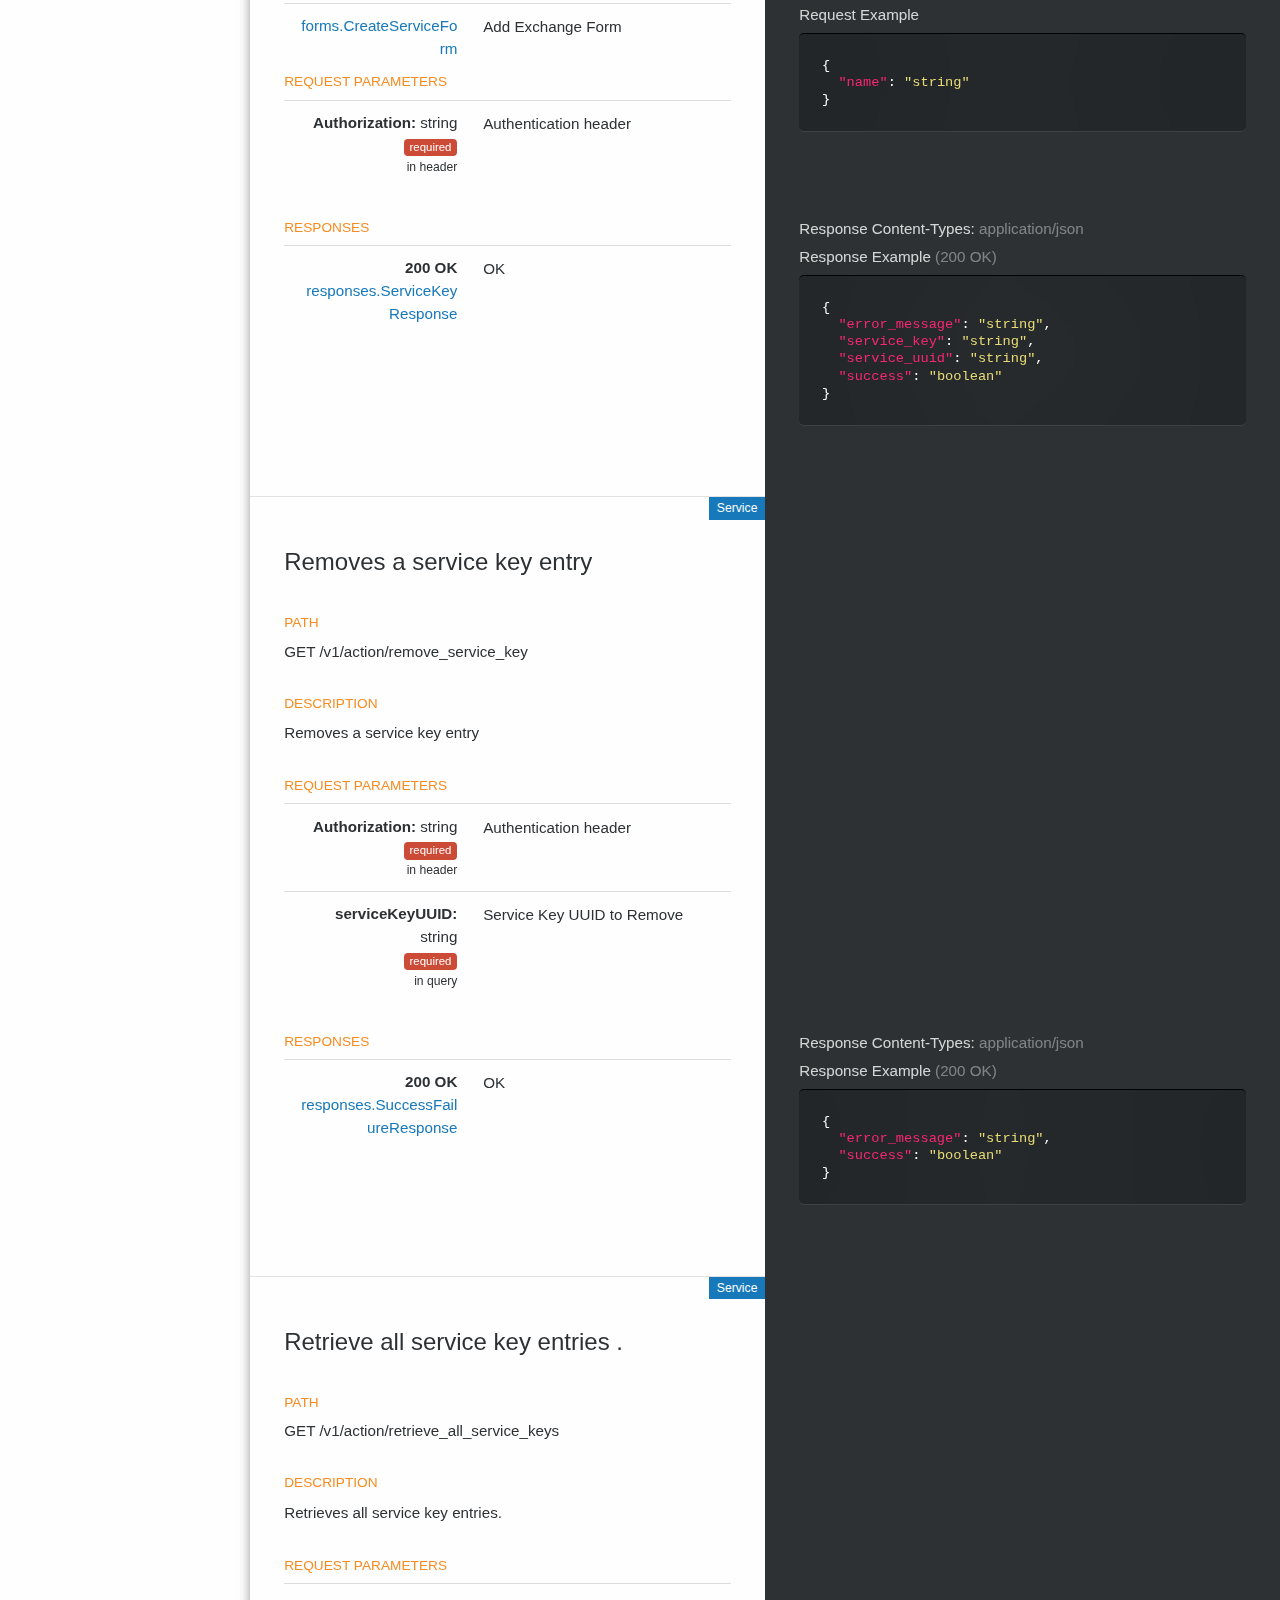
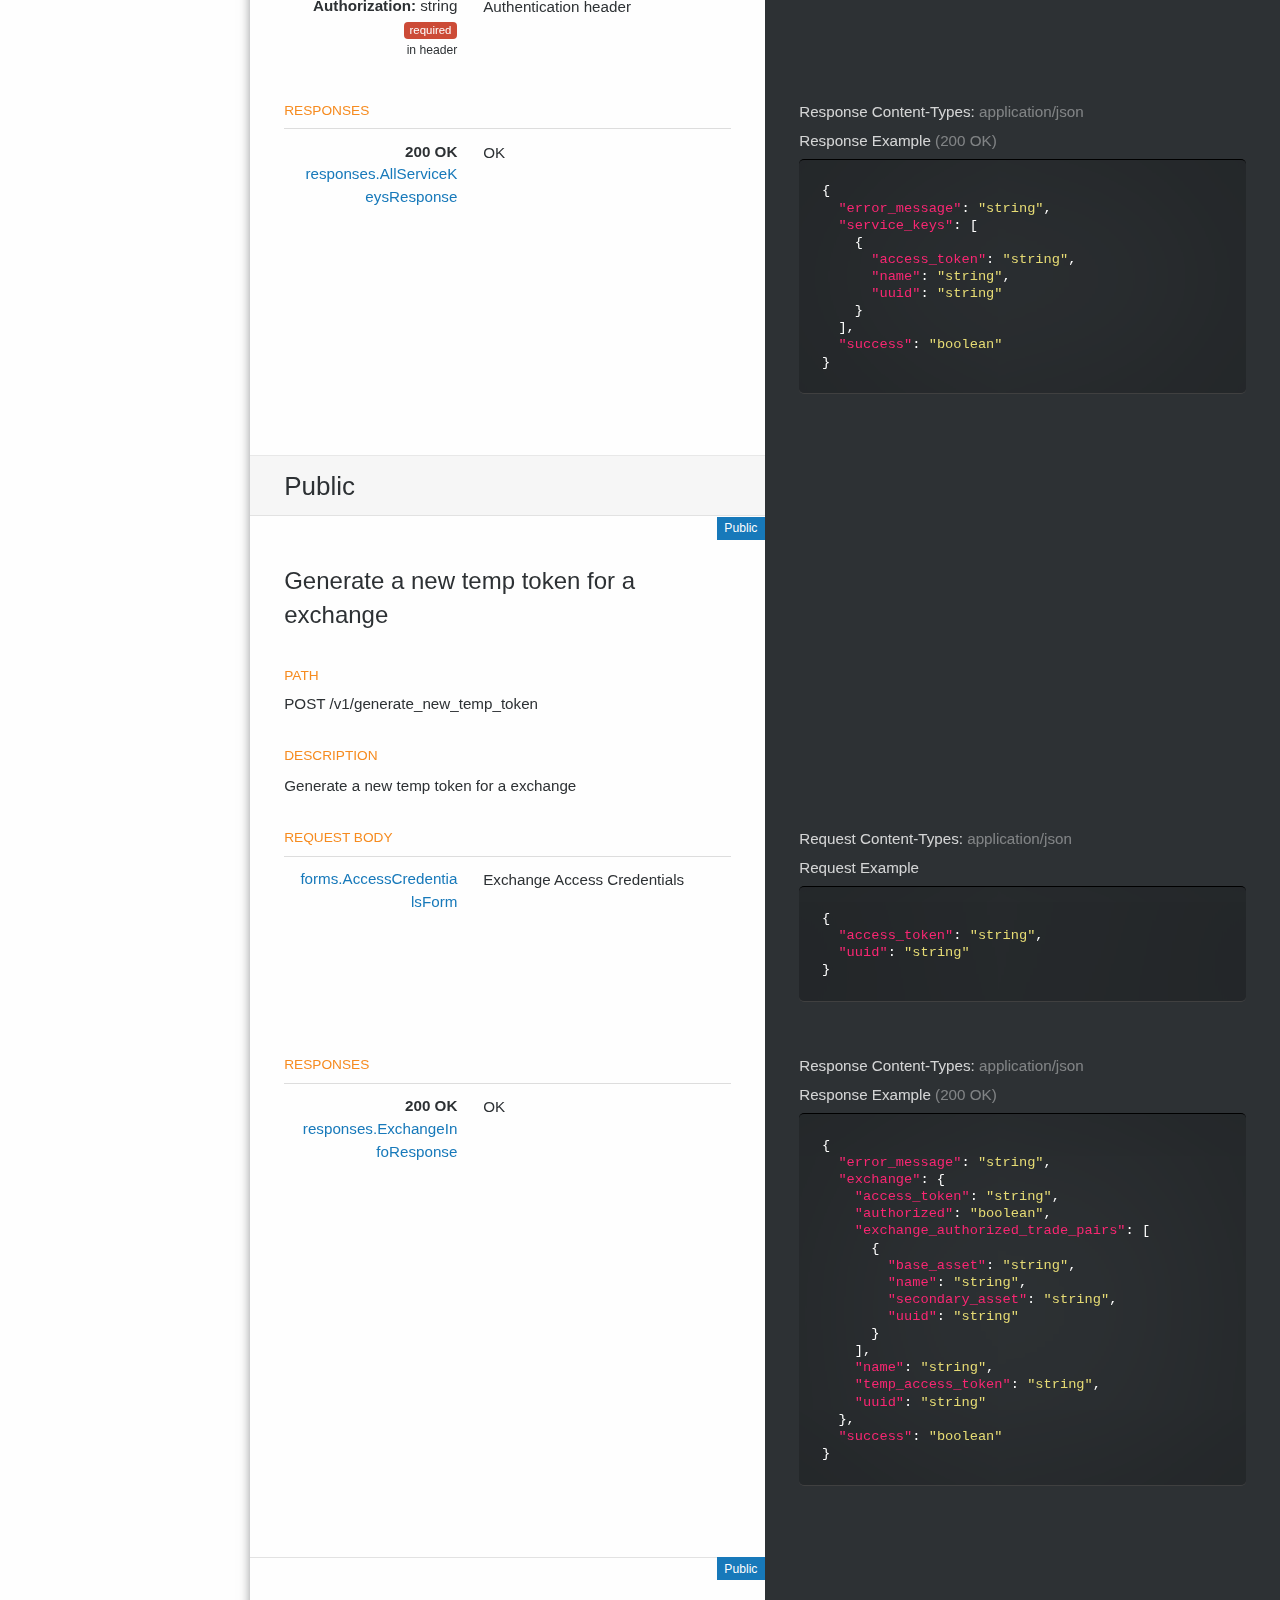
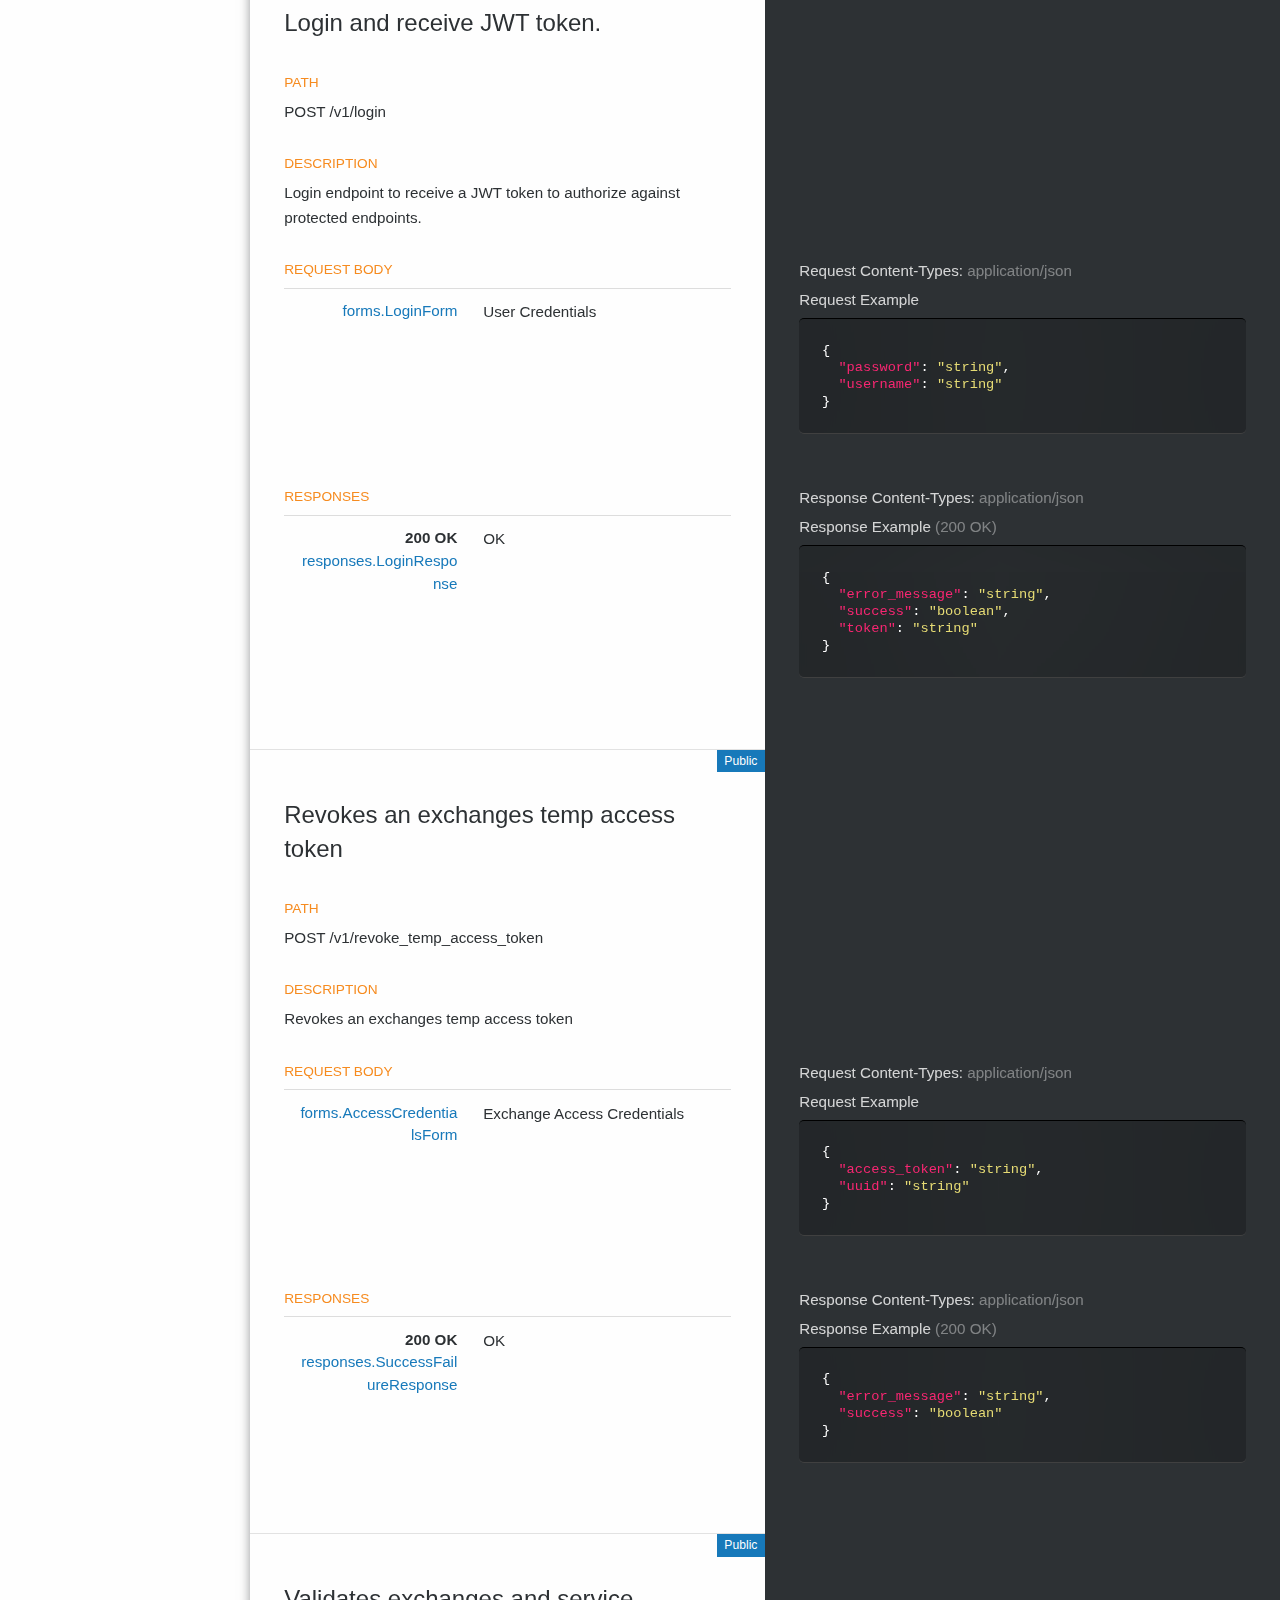
<file: switch-board-api/index.html>
<!doctype html>
<html class="no-js" lang="en">
  <head>
    <meta charset="utf-8" />
    <meta name="viewport" content="width=device-width, initial-scale=1.0" />
    <title>Alkemi - Switch Board Service | API Reference</title>
    <link rel="stylesheet" href="stylesheets/foundation.min.css" />
    <link rel="stylesheet" href="stylesheets/spectacle.min.css" />
    <script src="https://code.jquery.com/jquery-2.1.4.min.js"></script>
    <!-- <script src="javascripts/foundation.js"></script> -->
    <script src="javascripts/spectacle.min.js"></script>
  </head>
  <body id="spectacle">
    <div id="page" class="drawer-layout drawer-slide-right-large">
      <div id="sidebar">
        <button class="close-button" aria-label="Close menu" type="button" data-drawer-close>
          <span aria-hidden="true">×</span>
        </button>
        <nav id="nav" role="navigation">
          <h5>Topics</h5>
          <a href="#introduction">Introduction</a>
          <a href="#authentication">Authentication</a>
          <h5>Operations</h5>
          <section>
            <a href="#tag-Exchange">Exchange</a>
            <ul>
              <li>
                <a href="#operation--v1-action-authorize_exchange-get"> Authorizes an exchange </a>
              </li>
              <li>
                <a href="#operation--v1-action-create_exchange-post"> Create a new exchange entry. </a>
              </li>
              <li>
                <a href="#operation--v1-action-refresh_exchange_access_token-get"> Refreshes an exchanges access token </a>
              </li>
              <li>
                <a href="#operation--v1-action-remove_exchange-get"> Removes a existing exchange entry. </a>
              </li>
              <li>
                <a href="#operation--v1-action-retrieve_all_exchanges-get"> Retrieve all exchanges . </a>
              </li>
              <li>
                <a href="#operation--v1-action-retrieve_exchange_by_temp_token-post"> Retrieve exchange info by temp token . </a>
              </li>
              <li>
                <a href="#operation--v1-health-get"> Validates that service is up and running </a>
              </li>
            </ul>
          </section>
          <section>
            <a href="#tag-TradePair">TradePair</a>
            <ul>
              <li>
                <a href="#operation--v1-action-create_exchange_trade_pair_association-post"> Associates a exchange and trade pair </a>
              </li>
              <li>
                <a href="#operation--v1-action-create_trade_pair-post"> Create a trade pair entry. </a>
              </li>
              <li>
                <a href="#operation--v1-action-remove_exchange_trade_pair_association-post"> Removes a exchange and trade pair association </a>
              </li>
              <li>
                <a href="#operation--v1-action-remove_trade_pair-get"> Removes a trade pair entry. </a>
              </li>
              <li>
                <a href="#operation--v1-action-retrieve_all_trade_pairs-get"> Retrieve all trade pairs . </a>
              </li>
            </ul>
          </section>
          <section>
            <a href="#tag-Service">Service</a>
            <ul>
              <li>
                <a href="#operation--v1-action-create_service_key-post"> Create a service key entry . </a>
              </li>
              <li>
                <a href="#operation--v1-action-remove_service_key-get"> Removes a service key entry </a>
              </li>
              <li>
                <a href="#operation--v1-action-retrieve_all_service_keys-get"> Retrieve all service key entries . </a>
              </li>
            </ul>
          </section>
          <section>
            <a href="#tag-Public">Public</a>
            <ul>
              <li>
                <a href="#operation--v1-generate_new_temp_token-post"> Generate a new temp token for a exchange </a>
              </li>
              <li>
                <a href="#operation--v1-login-post"> Login and receive JWT token. </a>
              </li>
              <li>
                <a href="#operation--v1-revoke_temp_access_token-post"> Revokes an exchanges temp access token </a>
              </li>
              <li>
                <a href="#operation--v1-validate_access-post"> Validates exchanges and service credentials </a>
              </li>
            </ul>
          </section>
          <section>
            <a href="#tag-Health-Check">Health Check</a>
            <ul>
              <li>
                <a href="#operation--v1-health-get"> Validates that service is up and running </a>
              </li>
            </ul>
          </section>
          <section>
            <a href="#tag-Service-Endpoints">Service-Endpoints</a>
            <ul>
              <li>
                <a href="#operation--v1-service-service_retrieve_all_exchanges-post"> Retrieve all exchanges . </a>
              </li>
              <li>
                <a href="#operation--v1-service-service_retrieve_all_trade_pairs-post"> Retrieve all trade pair entries . </a>
              </li>
            </ul>
          </section>
          <h5>Schema Definitions</h5>
          <a href="#definition-forms.AccessCredentialsForm"> forms.AccessCredentialsForm </a>
          <a href="#definition-forms.CreateExchangeForm"> forms.CreateExchangeForm </a>
          <a href="#definition-forms.CreateServiceForm"> forms.CreateServiceForm </a>
          <a href="#definition-forms.CreateTradePairForm"> forms.CreateTradePairForm </a>
          <a href="#definition-forms.ExchangeTradePairAssociationForm"> forms.ExchangeTradePairAssociationForm </a>
          <a href="#definition-forms.LoginForm"> forms.LoginForm </a>
          <a href="#definition-models.ExchangeModel"> models.ExchangeModel </a>
          <a href="#definition-models.ServiceKeyModel"> models.ServiceKeyModel </a>
          <a href="#definition-models.TradePairModel"> models.TradePairModel </a>
          <a href="#definition-responses.AllExchangesResponse"> responses.AllExchangesResponse </a>
          <a href="#definition-responses.AllServiceKeysResponse"> responses.AllServiceKeysResponse </a>
          <a href="#definition-responses.AllTradePairsResponse"> responses.AllTradePairsResponse </a>
          <a href="#definition-responses.ExchangeInfoResponse"> responses.ExchangeInfoResponse </a>
          <a href="#definition-responses.HealthCheckResponse"> responses.HealthCheckResponse </a>
          <a href="#definition-responses.LoginResponse"> responses.LoginResponse </a>
          <a href="#definition-responses.ServiceKeyResponse"> responses.ServiceKeyResponse </a>
          <a href="#definition-responses.SuccessFailureResponse"> responses.SuccessFailureResponse </a>
        </nav>
      </div>
      <div id="docs" class="row collapse expanded drawer" data-drawer>
        <button class="floating-menu-icon" type="button" data-drawer-slide="right">
          <span class="hamburger"></span>
        </button>
        <div class="example-box doc-content"></div>
        <article>
          <h1 class="doc-title">Alkemi - Switch Board Service
            <span>API Reference</span>
          </h1>
          <div id="introduction" data-traverse-target="introduction">
            <div class="doc-row">
              <div class="doc-copy">
                <p>This service manages the authorization for exchanges and trade pairs</p>
              </div>
              <div class="doc-examples">
                <section>
                  <h5>API Endpoint</h5>
                  <!-- <div class="hljs"> --><pre><code>http://https://switchboard-api.alkemi.tech/</code></pre>
                  <!-- </div> -->
                  <h5>Contact:
                    <a href="mailto:dev@alkemi.ai">dev@alkemi.ai</a>
                  </h5>
                  <h5>Version:
                    <span>1.0</span>
                  </h5>
                </section>
              </div>
            </div>
          </div>
          <!-- <h1 id="security" data-traverse-target="security">Security</h1> -->
          <h1 id="authentication" data-traverse-target="authentication">Authentication</h1>
          <div id="security-definition-ApiKeyAuth" class="panel">
            <div class="doc-row">
              <div class="doc-copy">
                <h3 class="security-definition-title">
                  <span class="security-name">ApiKeyAuth</span>
                  <span class="swagger-security-definition-apiKey"></span>
                </h3>
                <section class="swagger-security-definition-properties">
                  <div class="prop-row security-definition-property">
                    <div class="prop-name">
                      <div class="prop-title security-definition-property-name">type</div>
                    </div>
                    <div class="prop-value security-definition-property-type"> apiKey </div>
                  </div>
                  <div class="prop-row security-definition-property">
                    <div class="prop-name">
                      <div class="prop-title security-definition-property-name">name</div>
                    </div>
                    <div class="prop-value security-definition-property-type"> Authorization </div>
                  </div>
                  <div class="prop-row security-definition-property">
                    <div class="prop-name">
                      <div class="prop-title security-definition-property-name">in</div>
                    </div>
                    <div class="prop-value security-definition-property-type"> header </div>
                  </div>
                </section>
              </div>
            </div>
          </div>
          <h1 id="tag-Exchange" class="swagger-summary-tag" data-traverse-target="tag-Exchange">Exchange</h1>
          <div id="operation--v1-action-authorize_exchange-get" class="operation panel" data-traverse-target="operation--v1-action-authorize_exchange-get">
            <!-- <section class="operation-tags row"> -->
            <!-- <div class="doc-copy"> -->
            <div class="operation-tags">
              <a class="label" href="#tag-Exchange">Exchange</a>
              <!---->
            </div>
            <!-- </div> -->
            <!-- </section> -->
            <h2 class="operation-title">
              <span class="operation-summary">Authorizes an exchange</span>
            </h2>
            <div class="doc-row">
              <div class="doc-copy">
                <section class="swagger-operation-path">
                  <span class="operation-method">GET</span>
                  <span class="operation-path">/v1/action/authorize_exchange</span>
                </section>
              </div>
            </div>
            <div class="doc-row">
              <div class="doc-copy">
                <section class="swagger-operation-description">
                  <p>Authorizes an exchange</p>
                </section>
              </div>
            </div>
            <div class="doc-row">
              <div class="doc-copy">
                <section class="swagger-request-params">
                  <div class="prop-row prop-group">
                    <div class="prop-name">
                      <div class="prop-title">Authorization:
                        <span class="prop-type">
                          <span class="json-property-type">string</span>
                          <span class="json-property-range" title="Value limits"></span>
                        </span>
                      </div>
                      <span class="json-property-required"></span>
                      <div class="prop-subtitle"> in header </div>
                    </div>
                    <div class="prop-value">
                      <p>Authentication header</p>
                    </div>
                  </div>
                  <div class="prop-row prop-group">
                    <div class="prop-name">
                      <div class="prop-title">exchangeUUID:
                        <span class="prop-type">
                          <span class="json-property-type">string</span>
                          <span class="json-property-range" title="Value limits"></span>
                        </span>
                      </div>
                      <span class="json-property-required"></span>
                      <div class="prop-subtitle"> in query </div>
                    </div>
                    <div class="prop-value">
                      <p>Exchange UUID</p>
                    </div>
                  </div>
                  <div class="prop-row prop-group">
                    <div class="prop-name">
                      <div class="prop-title">exchangeAuthorized:
                        <span class="prop-type">
                          <span class="json-property-type">boolean</span>
                          <span class="json-property-range" title="Value limits"></span>
                        </span>
                      </div>
                      <span class="json-property-required"></span>
                      <div class="prop-subtitle"> in query </div>
                    </div>
                    <div class="prop-value">
                      <p>Should the exchange be authorized</p>
                    </div>
                  </div>
                </section>
              </div>
              <div class="doc-examples"></div>
            </div>
            <div class="doc-row">
              <div class="doc-copy">
                <section class="swagger-responses">
                  <div class="prop-row prop-group">
                    <div class="prop-name">
                      <div class="prop-title">200 OK</div>
                      <div class="prop-ref">
                        <span class="">
                          <a class="json-schema-ref" href="#/definitions/responses.SuccessFailureResponse">responses.SuccessFailureResponse</a>
                        </span>
                      </div>
                      <!-- <span class="swagger-global"></span> <span class="json-schema-reference"><a href=""></a></span> -->
                    </div>
                    <div class="prop-value">
                      <p>OK</p>
                    </div>
                  </div>
                </section>
              </div>
              <div class="doc-examples">
                <h5>Response Content-Types:
                  <span>application/json</span>
                </h5>
                <section>
                  <h5>Response Example
                    <span>(200 OK)</span>
                  </h5>
                  <!-- <div class="hljs"> -->
                  <html>
                  <head></head>
                  <body><pre><code class="hljs language-json">{
  <span class="hljs-attr">&quot;error_message&quot;</span>: <span class="hljs-string">&quot;string&quot;</span>,
  <span class="hljs-attr">&quot;success&quot;</span>: <span class="hljs-string">&quot;boolean&quot;</span>
}
</code></pre> </body>
                  </html>
                  <!-- </div> -->
                </section>
              </div>
            </div>
          </div>
          <div id="operation--v1-action-create_exchange-post" class="operation panel" data-traverse-target="operation--v1-action-create_exchange-post">
            <!-- <section class="operation-tags row"> -->
            <!-- <div class="doc-copy"> -->
            <div class="operation-tags">
              <a class="label" href="#tag-Exchange">Exchange</a>
              <!---->
            </div>
            <!-- </div> -->
            <!-- </section> -->
            <h2 class="operation-title">
              <span class="operation-summary">Create a new exchange entry.</span>
            </h2>
            <div class="doc-row">
              <div class="doc-copy">
                <section class="swagger-operation-path">
                  <span class="operation-method">POST</span>
                  <span class="operation-path">/v1/action/create_exchange</span>
                </section>
              </div>
            </div>
            <div class="doc-row">
              <div class="doc-copy">
                <section class="swagger-operation-description">
                  <p>Create a new exchange entry.</p>
                </section>
              </div>
            </div>
            <div class="doc-row">
              <div class="doc-copy">
                <section class="swagger-request-body">
                  <div class="prop-row">
                    <div class="prop-name">
                      <div class="swagger-request-model">
                        <span class="json-schema-ref-object">
                          <a class="json-schema-ref" href="#/definitions/forms.CreateExchangeForm">forms.CreateExchangeForm</a>
                        </span>
                      </div>
                    </div>
                    <div class="prop-value columns small-6">
                      <!-- <div class="swagger-request-description"> -->
                      <p>Add Exchange Form</p>
                      <!-- </div> -->
                    </div>
                  </div>
                </section>
                <section class="swagger-request-params">
                  <div class="prop-row prop-group">
                    <div class="prop-name">
                      <div class="prop-title">Authorization:
                        <span class="prop-type">
                          <span class="json-property-type">string</span>
                          <span class="json-property-range" title="Value limits"></span>
                        </span>
                      </div>
                      <span class="json-property-required"></span>
                      <div class="prop-subtitle"> in header </div>
                    </div>
                    <div class="prop-value">
                      <p>Authentication header</p>
                    </div>
                  </div>
                </section>
              </div>
              <div class="doc-examples">
                <section>
                  <h5>Request Content-Types:
                    <span>application/json</span>
                  </h5>
                  <h5>Request Example</h5>
                  <!-- <div class="hljs"> -->
                  <html>
                  <head></head>
                  <body><pre><code class="hljs language-json">{
  <span class="hljs-attr">&quot;name&quot;</span>: <span class="hljs-string">&quot;string&quot;</span>
}
</code></pre> </body>
                  </html>
                  <!-- </div> -->
                </section>
              </div>
            </div>
            <div class="doc-row">
              <div class="doc-copy">
                <section class="swagger-responses">
                  <div class="prop-row prop-group">
                    <div class="prop-name">
                      <div class="prop-title">200 OK</div>
                      <div class="prop-ref">
                        <span class="">
                          <a class="json-schema-ref" href="#/definitions/responses.ExchangeInfoResponse">responses.ExchangeInfoResponse</a>
                        </span>
                      </div>
                      <!-- <span class="swagger-global"></span> <span class="json-schema-reference"><a href=""></a></span> -->
                    </div>
                    <div class="prop-value">
                      <p>OK</p>
                    </div>
                  </div>
                </section>
              </div>
              <div class="doc-examples">
                <h5>Response Content-Types:
                  <span>application/json</span>
                </h5>
                <section>
                  <h5>Response Example
                    <span>(200 OK)</span>
                  </h5>
                  <!-- <div class="hljs"> -->
                  <html>
                  <head></head>
                  <body><pre><code class="hljs language-json">{
  <span class="hljs-attr">&quot;error_message&quot;</span>: <span class="hljs-string">&quot;string&quot;</span>,
  <span class="hljs-attr">&quot;exchange&quot;</span>: {
    <span class="hljs-attr">&quot;access_token&quot;</span>: <span class="hljs-string">&quot;string&quot;</span>,
    <span class="hljs-attr">&quot;authorized&quot;</span>: <span class="hljs-string">&quot;boolean&quot;</span>,
    <span class="hljs-attr">&quot;exchange_authorized_trade_pairs&quot;</span>: [
      {
        <span class="hljs-attr">&quot;base_asset&quot;</span>: <span class="hljs-string">&quot;string&quot;</span>,
        <span class="hljs-attr">&quot;name&quot;</span>: <span class="hljs-string">&quot;string&quot;</span>,
        <span class="hljs-attr">&quot;secondary_asset&quot;</span>: <span class="hljs-string">&quot;string&quot;</span>,
        <span class="hljs-attr">&quot;uuid&quot;</span>: <span class="hljs-string">&quot;string&quot;</span>
      }
    ],
    <span class="hljs-attr">&quot;name&quot;</span>: <span class="hljs-string">&quot;string&quot;</span>,
    <span class="hljs-attr">&quot;temp_access_token&quot;</span>: <span class="hljs-string">&quot;string&quot;</span>,
    <span class="hljs-attr">&quot;uuid&quot;</span>: <span class="hljs-string">&quot;string&quot;</span>
  },
  <span class="hljs-attr">&quot;success&quot;</span>: <span class="hljs-string">&quot;boolean&quot;</span>
}
</code></pre> </body>
                  </html>
                  <!-- </div> -->
                </section>
              </div>
            </div>
          </div>
          <div id="operation--v1-action-refresh_exchange_access_token-get" class="operation panel" data-traverse-target="operation--v1-action-refresh_exchange_access_token-get">
            <!-- <section class="operation-tags row"> -->
            <!-- <div class="doc-copy"> -->
            <div class="operation-tags">
              <a class="label" href="#tag-Exchange">Exchange</a>
              <!---->
            </div>
            <!-- </div> -->
            <!-- </section> -->
            <h2 class="operation-title">
              <span class="operation-summary">Refreshes an exchanges access token</span>
            </h2>
            <div class="doc-row">
              <div class="doc-copy">
                <section class="swagger-operation-path">
                  <span class="operation-method">GET</span>
                  <span class="operation-path">/v1/action/refresh_exchange_access_token</span>
                </section>
              </div>
            </div>
            <div class="doc-row">
              <div class="doc-copy">
                <section class="swagger-operation-description">
                  <p>Refreshes an exchanges access token</p>
                </section>
              </div>
            </div>
            <div class="doc-row">
              <div class="doc-copy">
                <section class="swagger-request-params">
                  <div class="prop-row prop-group">
                    <div class="prop-name">
                      <div class="prop-title">Authorization:
                        <span class="prop-type">
                          <span class="json-property-type">string</span>
                          <span class="json-property-range" title="Value limits"></span>
                        </span>
                      </div>
                      <span class="json-property-required"></span>
                      <div class="prop-subtitle"> in header </div>
                    </div>
                    <div class="prop-value">
                      <p>Authentication header</p>
                    </div>
                  </div>
                  <div class="prop-row prop-group">
                    <div class="prop-name">
                      <div class="prop-title">exchangeUUID:
                        <span class="prop-type">
                          <span class="json-property-type">string</span>
                          <span class="json-property-range" title="Value limits"></span>
                        </span>
                      </div>
                      <span class="json-property-required"></span>
                      <div class="prop-subtitle"> in query </div>
                    </div>
                    <div class="prop-value">
                      <p>Exchange UUID</p>
                    </div>
                  </div>
                </section>
              </div>
              <div class="doc-examples"></div>
            </div>
            <div class="doc-row">
              <div class="doc-copy">
                <section class="swagger-responses">
                  <div class="prop-row prop-group">
                    <div class="prop-name">
                      <div class="prop-title">200 OK</div>
                      <div class="prop-ref">
                        <span class="">
                          <a class="json-schema-ref" href="#/definitions/responses.ExchangeInfoResponse">responses.ExchangeInfoResponse</a>
                        </span>
                      </div>
                      <!-- <span class="swagger-global"></span> <span class="json-schema-reference"><a href=""></a></span> -->
                    </div>
                    <div class="prop-value">
                      <p>OK</p>
                    </div>
                  </div>
                </section>
              </div>
              <div class="doc-examples">
                <h5>Response Content-Types:
                  <span>application/json</span>
                </h5>
                <section>
                  <h5>Response Example
                    <span>(200 OK)</span>
                  </h5>
                  <!-- <div class="hljs"> -->
                  <html>
                  <head></head>
                  <body><pre><code class="hljs language-json">{
  <span class="hljs-attr">&quot;error_message&quot;</span>: <span class="hljs-string">&quot;string&quot;</span>,
  <span class="hljs-attr">&quot;exchange&quot;</span>: {
    <span class="hljs-attr">&quot;access_token&quot;</span>: <span class="hljs-string">&quot;string&quot;</span>,
    <span class="hljs-attr">&quot;authorized&quot;</span>: <span class="hljs-string">&quot;boolean&quot;</span>,
    <span class="hljs-attr">&quot;exchange_authorized_trade_pairs&quot;</span>: [
      {
        <span class="hljs-attr">&quot;base_asset&quot;</span>: <span class="hljs-string">&quot;string&quot;</span>,
        <span class="hljs-attr">&quot;name&quot;</span>: <span class="hljs-string">&quot;string&quot;</span>,
        <span class="hljs-attr">&quot;secondary_asset&quot;</span>: <span class="hljs-string">&quot;string&quot;</span>,
        <span class="hljs-attr">&quot;uuid&quot;</span>: <span class="hljs-string">&quot;string&quot;</span>
      }
    ],
    <span class="hljs-attr">&quot;name&quot;</span>: <span class="hljs-string">&quot;string&quot;</span>,
    <span class="hljs-attr">&quot;temp_access_token&quot;</span>: <span class="hljs-string">&quot;string&quot;</span>,
    <span class="hljs-attr">&quot;uuid&quot;</span>: <span class="hljs-string">&quot;string&quot;</span>
  },
  <span class="hljs-attr">&quot;success&quot;</span>: <span class="hljs-string">&quot;boolean&quot;</span>
}
</code></pre> </body>
                  </html>
                  <!-- </div> -->
                </section>
              </div>
            </div>
          </div>
          <div id="operation--v1-action-remove_exchange-get" class="operation panel" data-traverse-target="operation--v1-action-remove_exchange-get">
            <!-- <section class="operation-tags row"> -->
            <!-- <div class="doc-copy"> -->
            <div class="operation-tags">
              <a class="label" href="#tag-Exchange">Exchange</a>
              <!---->
            </div>
            <!-- </div> -->
            <!-- </section> -->
            <h2 class="operation-title">
              <span class="operation-summary">Removes a existing exchange entry.</span>
            </h2>
            <div class="doc-row">
              <div class="doc-copy">
                <section class="swagger-operation-path">
                  <span class="operation-method">GET</span>
                  <span class="operation-path">/v1/action/remove_exchange</span>
                </section>
              </div>
            </div>
            <div class="doc-row">
              <div class="doc-copy">
                <section class="swagger-operation-description">
                  <p>Removes a existing exchange entry</p>
                </section>
              </div>
            </div>
            <div class="doc-row">
              <div class="doc-copy">
                <section class="swagger-request-params">
                  <div class="prop-row prop-group">
                    <div class="prop-name">
                      <div class="prop-title">Authorization:
                        <span class="prop-type">
                          <span class="json-property-type">string</span>
                          <span class="json-property-range" title="Value limits"></span>
                        </span>
                      </div>
                      <span class="json-property-required"></span>
                      <div class="prop-subtitle"> in header </div>
                    </div>
                    <div class="prop-value">
                      <p>Authentication header</p>
                    </div>
                  </div>
                  <div class="prop-row prop-group">
                    <div class="prop-name">
                      <div class="prop-title">exchangeUUID:
                        <span class="prop-type">
                          <span class="json-property-type">string</span>
                          <span class="json-property-range" title="Value limits"></span>
                        </span>
                      </div>
                      <span class="json-property-required"></span>
                      <div class="prop-subtitle"> in query </div>
                    </div>
                    <div class="prop-value">
                      <p>Exchange UUID to Remove</p>
                    </div>
                  </div>
                </section>
              </div>
              <div class="doc-examples"></div>
            </div>
            <div class="doc-row">
              <div class="doc-copy">
                <section class="swagger-responses">
                  <div class="prop-row prop-group">
                    <div class="prop-name">
                      <div class="prop-title">200 OK</div>
                      <div class="prop-ref">
                        <span class="">
                          <a class="json-schema-ref" href="#/definitions/responses.SuccessFailureResponse">responses.SuccessFailureResponse</a>
                        </span>
                      </div>
                      <!-- <span class="swagger-global"></span> <span class="json-schema-reference"><a href=""></a></span> -->
                    </div>
                    <div class="prop-value">
                      <p>OK</p>
                    </div>
                  </div>
                </section>
              </div>
              <div class="doc-examples">
                <h5>Response Content-Types:
                  <span>application/json</span>
                </h5>
                <section>
                  <h5>Response Example
                    <span>(200 OK)</span>
                  </h5>
                  <!-- <div class="hljs"> -->
                  <html>
                  <head></head>
                  <body><pre><code class="hljs language-json">{
  <span class="hljs-attr">&quot;error_message&quot;</span>: <span class="hljs-string">&quot;string&quot;</span>,
  <span class="hljs-attr">&quot;success&quot;</span>: <span class="hljs-string">&quot;boolean&quot;</span>
}
</code></pre> </body>
                  </html>
                  <!-- </div> -->
                </section>
              </div>
            </div>
          </div>
          <div id="operation--v1-action-retrieve_all_exchanges-get" class="operation panel" data-traverse-target="operation--v1-action-retrieve_all_exchanges-get">
            <!-- <section class="operation-tags row"> -->
            <!-- <div class="doc-copy"> -->
            <div class="operation-tags">
              <a class="label" href="#tag-Exchange">Exchange</a>
              <!---->
            </div>
            <!-- </div> -->
            <!-- </section> -->
            <h2 class="operation-title">
              <span class="operation-summary">Retrieve all exchanges .</span>
            </h2>
            <div class="doc-row">
              <div class="doc-copy">
                <section class="swagger-operation-path">
                  <span class="operation-method">GET</span>
                  <span class="operation-path">/v1/action/retrieve_all_exchanges</span>
                </section>
              </div>
            </div>
            <div class="doc-row">
              <div class="doc-copy">
                <section class="swagger-operation-description">
                  <p>Retrieves all exchanges and exchange information</p>
                </section>
              </div>
            </div>
            <div class="doc-row">
              <div class="doc-copy">
                <section class="swagger-request-params">
                  <div class="prop-row prop-group">
                    <div class="prop-name">
                      <div class="prop-title">Authorization:
                        <span class="prop-type">
                          <span class="json-property-type">string</span>
                          <span class="json-property-range" title="Value limits"></span>
                        </span>
                      </div>
                      <span class="json-property-required"></span>
                      <div class="prop-subtitle"> in header </div>
                    </div>
                    <div class="prop-value">
                      <p>Authentication header</p>
                    </div>
                  </div>
                </section>
              </div>
              <div class="doc-examples"></div>
            </div>
            <div class="doc-row">
              <div class="doc-copy">
                <section class="swagger-responses">
                  <div class="prop-row prop-group">
                    <div class="prop-name">
                      <div class="prop-title">200 OK</div>
                      <div class="prop-ref">
                        <span class="">
                          <a class="json-schema-ref" href="#/definitions/responses.AllExchangesResponse">responses.AllExchangesResponse</a>
                        </span>
                      </div>
                      <!-- <span class="swagger-global"></span> <span class="json-schema-reference"><a href=""></a></span> -->
                    </div>
                    <div class="prop-value">
                      <p>OK</p>
                    </div>
                  </div>
                </section>
              </div>
              <div class="doc-examples">
                <h5>Response Content-Types:
                  <span>application/json</span>
                </h5>
                <section>
                  <h5>Response Example
                    <span>(200 OK)</span>
                  </h5>
                  <!-- <div class="hljs"> -->
                  <html>
                  <head></head>
                  <body><pre><code class="hljs language-json">{
  <span class="hljs-attr">&quot;error_message&quot;</span>: <span class="hljs-string">&quot;string&quot;</span>,
  <span class="hljs-attr">&quot;exchanges&quot;</span>: [
    {
      <span class="hljs-attr">&quot;access_token&quot;</span>: <span class="hljs-string">&quot;string&quot;</span>,
      <span class="hljs-attr">&quot;authorized&quot;</span>: <span class="hljs-string">&quot;boolean&quot;</span>,
      <span class="hljs-attr">&quot;exchange_authorized_trade_pairs&quot;</span>: [
        {
          <span class="hljs-attr">&quot;base_asset&quot;</span>: <span class="hljs-string">&quot;string&quot;</span>,
          <span class="hljs-attr">&quot;name&quot;</span>: <span class="hljs-string">&quot;string&quot;</span>,
          <span class="hljs-attr">&quot;secondary_asset&quot;</span>: <span class="hljs-string">&quot;string&quot;</span>,
          <span class="hljs-attr">&quot;uuid&quot;</span>: <span class="hljs-string">&quot;string&quot;</span>
        }
      ],
      <span class="hljs-attr">&quot;name&quot;</span>: <span class="hljs-string">&quot;string&quot;</span>,
      <span class="hljs-attr">&quot;temp_access_token&quot;</span>: <span class="hljs-string">&quot;string&quot;</span>,
      <span class="hljs-attr">&quot;uuid&quot;</span>: <span class="hljs-string">&quot;string&quot;</span>
    }
  ],
  <span class="hljs-attr">&quot;success&quot;</span>: <span class="hljs-string">&quot;boolean&quot;</span>
}
</code></pre> </body>
                  </html>
                  <!-- </div> -->
                </section>
              </div>
            </div>
          </div>
          <div id="operation--v1-action-retrieve_exchange_by_temp_token-post" class="operation panel" data-traverse-target="operation--v1-action-retrieve_exchange_by_temp_token-post">
            <!-- <section class="operation-tags row"> -->
            <!-- <div class="doc-copy"> -->
            <div class="operation-tags">
              <a class="label" href="#tag-Exchange">Exchange</a>
              <!---->
            </div>
            <!-- </div> -->
            <!-- </section> -->
            <h2 class="operation-title">
              <span class="operation-summary">Retrieve exchange info by temp token .</span>
            </h2>
            <div class="doc-row">
              <div class="doc-copy">
                <section class="swagger-operation-path">
                  <span class="operation-method">POST</span>
                  <span class="operation-path">/v1/action/retrieve_exchange_by_temp_token</span>
                </section>
              </div>
            </div>
            <div class="doc-row">
              <div class="doc-copy">
                <section class="swagger-operation-description">
                  <p>Retrieves all exchanges and exchange information</p>
                </section>
              </div>
            </div>
            <div class="doc-row">
              <div class="doc-copy">
                <section class="swagger-request-body">
                  <div class="prop-row">
                    <div class="prop-name">
                      <div class="swagger-request-model">
                        <span class="json-schema-ref-object">
                          <a class="json-schema-ref" href="#/definitions/forms.AccessCredentialsForm">forms.AccessCredentialsForm</a>
                        </span>
                      </div>
                    </div>
                    <div class="prop-value columns small-6">
                      <!-- <div class="swagger-request-description"> -->
                      <p>Exchange Access Credentials</p>
                      <!-- </div> -->
                    </div>
                  </div>
                </section>
              </div>
              <div class="doc-examples">
                <section>
                  <h5>Request Content-Types:
                    <span>application/json</span>
                  </h5>
                  <h5>Request Example</h5>
                  <!-- <div class="hljs"> -->
                  <html>
                  <head></head>
                  <body><pre><code class="hljs language-json">{
  <span class="hljs-attr">&quot;access_token&quot;</span>: <span class="hljs-string">&quot;string&quot;</span>,
  <span class="hljs-attr">&quot;uuid&quot;</span>: <span class="hljs-string">&quot;string&quot;</span>
}
</code></pre> </body>
                  </html>
                  <!-- </div> -->
                </section>
              </div>
            </div>
            <div class="doc-row">
              <div class="doc-copy">
                <section class="swagger-responses">
                  <div class="prop-row prop-group">
                    <div class="prop-name">
                      <div class="prop-title">200 OK</div>
                      <div class="prop-ref">
                        <span class="">
                          <a class="json-schema-ref" href="#/definitions/responses.ExchangeInfoResponse">responses.ExchangeInfoResponse</a>
                        </span>
                      </div>
                      <!-- <span class="swagger-global"></span> <span class="json-schema-reference"><a href=""></a></span> -->
                    </div>
                    <div class="prop-value">
                      <p>OK</p>
                    </div>
                  </div>
                </section>
              </div>
              <div class="doc-examples">
                <h5>Response Content-Types:
                  <span>application/json</span>
                </h5>
                <section>
                  <h5>Response Example
                    <span>(200 OK)</span>
                  </h5>
                  <!-- <div class="hljs"> -->
                  <html>
                  <head></head>
                  <body><pre><code class="hljs language-json">{
  <span class="hljs-attr">&quot;error_message&quot;</span>: <span class="hljs-string">&quot;string&quot;</span>,
  <span class="hljs-attr">&quot;exchange&quot;</span>: {
    <span class="hljs-attr">&quot;access_token&quot;</span>: <span class="hljs-string">&quot;string&quot;</span>,
    <span class="hljs-attr">&quot;authorized&quot;</span>: <span class="hljs-string">&quot;boolean&quot;</span>,
    <span class="hljs-attr">&quot;exchange_authorized_trade_pairs&quot;</span>: [
      {
        <span class="hljs-attr">&quot;base_asset&quot;</span>: <span class="hljs-string">&quot;string&quot;</span>,
        <span class="hljs-attr">&quot;name&quot;</span>: <span class="hljs-string">&quot;string&quot;</span>,
        <span class="hljs-attr">&quot;secondary_asset&quot;</span>: <span class="hljs-string">&quot;string&quot;</span>,
        <span class="hljs-attr">&quot;uuid&quot;</span>: <span class="hljs-string">&quot;string&quot;</span>
      }
    ],
    <span class="hljs-attr">&quot;name&quot;</span>: <span class="hljs-string">&quot;string&quot;</span>,
    <span class="hljs-attr">&quot;temp_access_token&quot;</span>: <span class="hljs-string">&quot;string&quot;</span>,
    <span class="hljs-attr">&quot;uuid&quot;</span>: <span class="hljs-string">&quot;string&quot;</span>
  },
  <span class="hljs-attr">&quot;success&quot;</span>: <span class="hljs-string">&quot;boolean&quot;</span>
}
</code></pre> </body>
                  </html>
                  <!-- </div> -->
                </section>
              </div>
            </div>
          </div>
          <div id="operation--v1-health-get" class="operation panel" data-traverse-target="operation--v1-health-get">
            <!-- <section class="operation-tags row"> -->
            <!-- <div class="doc-copy"> -->
            <div class="operation-tags">
              <a class="label" href="#tag-Exchange">Exchange</a>
              <!--, -->
              <a class="label" href="#tag-Health-Check">Health Check</a>
              <!---->
            </div>
            <!-- </div> -->
            <!-- </section> -->
            <h2 class="operation-title">
              <span class="operation-summary">Validates that service is up and running</span>
            </h2>
            <div class="doc-row">
              <div class="doc-copy">
                <section class="swagger-operation-path">
                  <span class="operation-method">GET</span>
                  <span class="operation-path">/v1/health</span>
                </section>
              </div>
            </div>
            <div class="doc-row">
              <div class="doc-copy">
                <section class="swagger-operation-description">
                  <p>Health Check for service</p>
                </section>
              </div>
            </div>
            <div class="doc-row">
              <div class="doc-copy"> </div>
              <div class="doc-examples"></div>
            </div>
            <div class="doc-row">
              <div class="doc-copy">
                <section class="swagger-responses">
                  <div class="prop-row prop-group">
                    <div class="prop-name">
                      <div class="prop-title">200 OK</div>
                      <div class="prop-ref">
                        <span class="">
                          <a class="json-schema-ref" href="#/definitions/responses.HealthCheckResponse">responses.HealthCheckResponse</a>
                        </span>
                      </div>
                      <!-- <span class="swagger-global"></span> <span class="json-schema-reference"><a href=""></a></span> -->
                    </div>
                    <div class="prop-value">
                      <p>OK</p>
                    </div>
                  </div>
                </section>
              </div>
              <div class="doc-examples">
                <h5>Response Content-Types:
                  <span>application/json</span>
                </h5>
                <section>
                  <h5>Response Example
                    <span>(200 OK)</span>
                  </h5>
                  <!-- <div class="hljs"> -->
                  <html>
                  <head></head>
                  <body><pre><code class="hljs language-json">{
  <span class="hljs-attr">&quot;authenticationErrors&quot;</span>: <span class="hljs-string">&quot;integer&quot;</span>,
  <span class="hljs-attr">&quot;currentlyHealthy&quot;</span>: <span class="hljs-string">&quot;boolean&quot;</span>,
  <span class="hljs-attr">&quot;databaseConnectionErrors&quot;</span>: <span class="hljs-string">&quot;integer&quot;</span>
}
</code></pre> </body>
                  </html>
                  <!-- </div> -->
                </section>
              </div>
            </div>
          </div>
          <h1 id="tag-TradePair" class="swagger-summary-tag" data-traverse-target="tag-TradePair">TradePair</h1>
          <div id="operation--v1-action-create_exchange_trade_pair_association-post" class="operation panel" data-traverse-target="operation--v1-action-create_exchange_trade_pair_association-post">
            <!-- <section class="operation-tags row"> -->
            <!-- <div class="doc-copy"> -->
            <div class="operation-tags">
              <a class="label" href="#tag-TradePair">TradePair</a>
              <!---->
            </div>
            <!-- </div> -->
            <!-- </section> -->
            <h2 class="operation-title">
              <span class="operation-summary">Associates a exchange and trade pair</span>
            </h2>
            <div class="doc-row">
              <div class="doc-copy">
                <section class="swagger-operation-path">
                  <span class="operation-method">POST</span>
                  <span class="operation-path">/v1/action/create_exchange_trade_pair_association</span>
                </section>
              </div>
            </div>
            <div class="doc-row">
              <div class="doc-copy">
                <section class="swagger-operation-description">
                  <p>Associates a exchange and trade pair</p>
                </section>
              </div>
            </div>
            <div class="doc-row">
              <div class="doc-copy">
                <section class="swagger-request-body">
                  <div class="prop-row">
                    <div class="prop-name">
                      <div class="swagger-request-model">
                        <span class="json-schema-ref-object">
                          <a class="json-schema-ref" href="#/definitions/forms.ExchangeTradePairAssociationForm">forms.ExchangeTradePairAssociationForm</a>
                        </span>
                      </div>
                    </div>
                    <div class="prop-value columns small-6">
                      <!-- <div class="swagger-request-description"> -->
                      <p>Exchange Trade Pair Association</p>
                      <!-- </div> -->
                    </div>
                  </div>
                </section>
                <section class="swagger-request-params">
                  <div class="prop-row prop-group">
                    <div class="prop-name">
                      <div class="prop-title">Authorization:
                        <span class="prop-type">
                          <span class="json-property-type">string</span>
                          <span class="json-property-range" title="Value limits"></span>
                        </span>
                      </div>
                      <span class="json-property-required"></span>
                      <div class="prop-subtitle"> in header </div>
                    </div>
                    <div class="prop-value">
                      <p>Authentication header</p>
                    </div>
                  </div>
                </section>
              </div>
              <div class="doc-examples">
                <section>
                  <h5>Request Content-Types:
                    <span>application/json</span>
                  </h5>
                  <h5>Request Example</h5>
                  <!-- <div class="hljs"> -->
                  <html>
                  <head></head>
                  <body><pre><code class="hljs language-json">{
  <span class="hljs-attr">&quot;exchange_uuid&quot;</span>: <span class="hljs-string">&quot;string&quot;</span>,
  <span class="hljs-attr">&quot;trade_pair_uuid&quot;</span>: <span class="hljs-string">&quot;string&quot;</span>
}
</code></pre> </body>
                  </html>
                  <!-- </div> -->
                </section>
              </div>
            </div>
            <div class="doc-row">
              <div class="doc-copy">
                <section class="swagger-responses">
                  <div class="prop-row prop-group">
                    <div class="prop-name">
                      <div class="prop-title">200 OK</div>
                      <div class="prop-ref">
                        <span class="">
                          <a class="json-schema-ref" href="#/definitions/responses.SuccessFailureResponse">responses.SuccessFailureResponse</a>
                        </span>
                      </div>
                      <!-- <span class="swagger-global"></span> <span class="json-schema-reference"><a href=""></a></span> -->
                    </div>
                    <div class="prop-value">
                      <p>OK</p>
                    </div>
                  </div>
                </section>
              </div>
              <div class="doc-examples">
                <h5>Response Content-Types:
                  <span>application/json</span>
                </h5>
                <section>
                  <h5>Response Example
                    <span>(200 OK)</span>
                  </h5>
                  <!-- <div class="hljs"> -->
                  <html>
                  <head></head>
                  <body><pre><code class="hljs language-json">{
  <span class="hljs-attr">&quot;error_message&quot;</span>: <span class="hljs-string">&quot;string&quot;</span>,
  <span class="hljs-attr">&quot;success&quot;</span>: <span class="hljs-string">&quot;boolean&quot;</span>
}
</code></pre> </body>
                  </html>
                  <!-- </div> -->
                </section>
              </div>
            </div>
          </div>
          <div id="operation--v1-action-create_trade_pair-post" class="operation panel" data-traverse-target="operation--v1-action-create_trade_pair-post">
            <!-- <section class="operation-tags row"> -->
            <!-- <div class="doc-copy"> -->
            <div class="operation-tags">
              <a class="label" href="#tag-TradePair">TradePair</a>
              <!---->
            </div>
            <!-- </div> -->
            <!-- </section> -->
            <h2 class="operation-title">
              <span class="operation-summary">Create a trade pair entry.</span>
            </h2>
            <div class="doc-row">
              <div class="doc-copy">
                <section class="swagger-operation-path">
                  <span class="operation-method">POST</span>
                  <span class="operation-path">/v1/action/create_trade_pair</span>
                </section>
              </div>
            </div>
            <div class="doc-row">
              <div class="doc-copy">
                <section class="swagger-operation-description">
                  <p>Create a trade pair entry.</p>
                </section>
              </div>
            </div>
            <div class="doc-row">
              <div class="doc-copy">
                <section class="swagger-request-body">
                  <div class="prop-row">
                    <div class="prop-name">
                      <div class="swagger-request-model">
                        <span class="json-schema-ref-object">
                          <a class="json-schema-ref" href="#/definitions/forms.CreateTradePairForm">forms.CreateTradePairForm</a>
                        </span>
                      </div>
                    </div>
                    <div class="prop-value columns small-6">
                      <!-- <div class="swagger-request-description"> -->
                      <p>Trade Pair Form</p>
                      <!-- </div> -->
                    </div>
                  </div>
                </section>
                <section class="swagger-request-params">
                  <div class="prop-row prop-group">
                    <div class="prop-name">
                      <div class="prop-title">Authorization:
                        <span class="prop-type">
                          <span class="json-property-type">string</span>
                          <span class="json-property-range" title="Value limits"></span>
                        </span>
                      </div>
                      <span class="json-property-required"></span>
                      <div class="prop-subtitle"> in header </div>
                    </div>
                    <div class="prop-value">
                      <p>Authentication header</p>
                    </div>
                  </div>
                </section>
              </div>
              <div class="doc-examples">
                <section>
                  <h5>Request Content-Types:
                    <span>application/json</span>
                  </h5>
                  <h5>Request Example</h5>
                  <!-- <div class="hljs"> -->
                  <html>
                  <head></head>
                  <body><pre><code class="hljs language-json">{
  <span class="hljs-attr">&quot;base_asset&quot;</span>: <span class="hljs-string">&quot;string&quot;</span>,
  <span class="hljs-attr">&quot;name&quot;</span>: <span class="hljs-string">&quot;string&quot;</span>,
  <span class="hljs-attr">&quot;secondary_asset&quot;</span>: <span class="hljs-string">&quot;string&quot;</span>
}
</code></pre> </body>
                  </html>
                  <!-- </div> -->
                </section>
              </div>
            </div>
            <div class="doc-row">
              <div class="doc-copy">
                <section class="swagger-responses">
                  <div class="prop-row prop-group">
                    <div class="prop-name">
                      <div class="prop-title">200 OK</div>
                      <div class="prop-ref">
                        <span class="">
                          <a class="json-schema-ref" href="#/definitions/responses.SuccessFailureResponse">responses.SuccessFailureResponse</a>
                        </span>
                      </div>
                      <!-- <span class="swagger-global"></span> <span class="json-schema-reference"><a href=""></a></span> -->
                    </div>
                    <div class="prop-value">
                      <p>OK</p>
                    </div>
                  </div>
                </section>
              </div>
              <div class="doc-examples">
                <h5>Response Content-Types:
                  <span>application/json</span>
                </h5>
                <section>
                  <h5>Response Example
                    <span>(200 OK)</span>
                  </h5>
                  <!-- <div class="hljs"> -->
                  <html>
                  <head></head>
                  <body><pre><code class="hljs language-json">{
  <span class="hljs-attr">&quot;error_message&quot;</span>: <span class="hljs-string">&quot;string&quot;</span>,
  <span class="hljs-attr">&quot;success&quot;</span>: <span class="hljs-string">&quot;boolean&quot;</span>
}
</code></pre> </body>
                  </html>
                  <!-- </div> -->
                </section>
              </div>
            </div>
          </div>
          <div id="operation--v1-action-remove_exchange_trade_pair_association-post" class="operation panel" data-traverse-target="operation--v1-action-remove_exchange_trade_pair_association-post">
            <!-- <section class="operation-tags row"> -->
            <!-- <div class="doc-copy"> -->
            <div class="operation-tags">
              <a class="label" href="#tag-TradePair">TradePair</a>
              <!---->
            </div>
            <!-- </div> -->
            <!-- </section> -->
            <h2 class="operation-title">
              <span class="operation-summary">Removes a exchange and trade pair association</span>
            </h2>
            <div class="doc-row">
              <div class="doc-copy">
                <section class="swagger-operation-path">
                  <span class="operation-method">POST</span>
                  <span class="operation-path">/v1/action/remove_exchange_trade_pair_association</span>
                </section>
              </div>
            </div>
            <div class="doc-row">
              <div class="doc-copy">
                <section class="swagger-operation-description">
                  <p>Removes a exchange and trade pair association</p>
                </section>
              </div>
            </div>
            <div class="doc-row">
              <div class="doc-copy">
                <section class="swagger-request-body">
                  <div class="prop-row">
                    <div class="prop-name">
                      <div class="swagger-request-model">
                        <span class="json-schema-ref-object">
                          <a class="json-schema-ref" href="#/definitions/forms.ExchangeTradePairAssociationForm">forms.ExchangeTradePairAssociationForm</a>
                        </span>
                      </div>
                    </div>
                    <div class="prop-value columns small-6">
                      <!-- <div class="swagger-request-description"> -->
                      <p>Exchange Trade Pair Association</p>
                      <!-- </div> -->
                    </div>
                  </div>
                </section>
                <section class="swagger-request-params">
                  <div class="prop-row prop-group">
                    <div class="prop-name">
                      <div class="prop-title">Authorization:
                        <span class="prop-type">
                          <span class="json-property-type">string</span>
                          <span class="json-property-range" title="Value limits"></span>
                        </span>
                      </div>
                      <span class="json-property-required"></span>
                      <div class="prop-subtitle"> in header </div>
                    </div>
                    <div class="prop-value">
                      <p>Authentication header</p>
                    </div>
                  </div>
                </section>
              </div>
              <div class="doc-examples">
                <section>
                  <h5>Request Content-Types:
                    <span>application/json</span>
                  </h5>
                  <h5>Request Example</h5>
                  <!-- <div class="hljs"> -->
                  <html>
                  <head></head>
                  <body><pre><code class="hljs language-json">{
  <span class="hljs-attr">&quot;exchange_uuid&quot;</span>: <span class="hljs-string">&quot;string&quot;</span>,
  <span class="hljs-attr">&quot;trade_pair_uuid&quot;</span>: <span class="hljs-string">&quot;string&quot;</span>
}
</code></pre> </body>
                  </html>
                  <!-- </div> -->
                </section>
              </div>
            </div>
            <div class="doc-row">
              <div class="doc-copy">
                <section class="swagger-responses">
                  <div class="prop-row prop-group">
                    <div class="prop-name">
                      <div class="prop-title">200 OK</div>
                      <div class="prop-ref">
                        <span class="">
                          <a class="json-schema-ref" href="#/definitions/responses.SuccessFailureResponse">responses.SuccessFailureResponse</a>
                        </span>
                      </div>
                      <!-- <span class="swagger-global"></span> <span class="json-schema-reference"><a href=""></a></span> -->
                    </div>
                    <div class="prop-value">
                      <p>OK</p>
                    </div>
                  </div>
                </section>
              </div>
              <div class="doc-examples">
                <h5>Response Content-Types:
                  <span>application/json</span>
                </h5>
                <section>
                  <h5>Response Example
                    <span>(200 OK)</span>
                  </h5>
                  <!-- <div class="hljs"> -->
                  <html>
                  <head></head>
                  <body><pre><code class="hljs language-json">{
  <span class="hljs-attr">&quot;error_message&quot;</span>: <span class="hljs-string">&quot;string&quot;</span>,
  <span class="hljs-attr">&quot;success&quot;</span>: <span class="hljs-string">&quot;boolean&quot;</span>
}
</code></pre> </body>
                  </html>
                  <!-- </div> -->
                </section>
              </div>
            </div>
          </div>
          <div id="operation--v1-action-remove_trade_pair-get" class="operation panel" data-traverse-target="operation--v1-action-remove_trade_pair-get">
            <!-- <section class="operation-tags row"> -->
            <!-- <div class="doc-copy"> -->
            <div class="operation-tags">
              <a class="label" href="#tag-TradePair">TradePair</a>
              <!---->
            </div>
            <!-- </div> -->
            <!-- </section> -->
            <h2 class="operation-title">
              <span class="operation-summary">Removes a trade pair entry.</span>
            </h2>
            <div class="doc-row">
              <div class="doc-copy">
                <section class="swagger-operation-path">
                  <span class="operation-method">GET</span>
                  <span class="operation-path">/v1/action/remove_trade_pair</span>
                </section>
              </div>
            </div>
            <div class="doc-row">
              <div class="doc-copy">
                <section class="swagger-operation-description">
                  <p>Removes a trade pair entry</p>
                </section>
              </div>
            </div>
            <div class="doc-row">
              <div class="doc-copy">
                <section class="swagger-request-params">
                  <div class="prop-row prop-group">
                    <div class="prop-name">
                      <div class="prop-title">Authorization:
                        <span class="prop-type">
                          <span class="json-property-type">string</span>
                          <span class="json-property-range" title="Value limits"></span>
                        </span>
                      </div>
                      <span class="json-property-required"></span>
                      <div class="prop-subtitle"> in header </div>
                    </div>
                    <div class="prop-value">
                      <p>Authentication header</p>
                    </div>
                  </div>
                  <div class="prop-row prop-group">
                    <div class="prop-name">
                      <div class="prop-title">tradePairUUID:
                        <span class="prop-type">
                          <span class="json-property-type">string</span>
                          <span class="json-property-range" title="Value limits"></span>
                        </span>
                      </div>
                      <span class="json-property-required"></span>
                      <div class="prop-subtitle"> in query </div>
                    </div>
                    <div class="prop-value">
                      <p>Trade Pair UUID</p>
                    </div>
                  </div>
                </section>
              </div>
              <div class="doc-examples"></div>
            </div>
            <div class="doc-row">
              <div class="doc-copy">
                <section class="swagger-responses">
                  <div class="prop-row prop-group">
                    <div class="prop-name">
                      <div class="prop-title">200 OK</div>
                      <div class="prop-ref">
                        <span class="">
                          <a class="json-schema-ref" href="#/definitions/responses.SuccessFailureResponse">responses.SuccessFailureResponse</a>
                        </span>
                      </div>
                      <!-- <span class="swagger-global"></span> <span class="json-schema-reference"><a href=""></a></span> -->
                    </div>
                    <div class="prop-value">
                      <p>OK</p>
                    </div>
                  </div>
                </section>
              </div>
              <div class="doc-examples">
                <h5>Response Content-Types:
                  <span>application/json</span>
                </h5>
                <section>
                  <h5>Response Example
                    <span>(200 OK)</span>
                  </h5>
                  <!-- <div class="hljs"> -->
                  <html>
                  <head></head>
                  <body><pre><code class="hljs language-json">{
  <span class="hljs-attr">&quot;error_message&quot;</span>: <span class="hljs-string">&quot;string&quot;</span>,
  <span class="hljs-attr">&quot;success&quot;</span>: <span class="hljs-string">&quot;boolean&quot;</span>
}
</code></pre> </body>
                  </html>
                  <!-- </div> -->
                </section>
              </div>
            </div>
          </div>
          <div id="operation--v1-action-retrieve_all_trade_pairs-get" class="operation panel" data-traverse-target="operation--v1-action-retrieve_all_trade_pairs-get">
            <!-- <section class="operation-tags row"> -->
            <!-- <div class="doc-copy"> -->
            <div class="operation-tags">
              <a class="label" href="#tag-TradePair">TradePair</a>
              <!---->
            </div>
            <!-- </div> -->
            <!-- </section> -->
            <h2 class="operation-title">
              <span class="operation-summary">Retrieve all trade pairs .</span>
            </h2>
            <div class="doc-row">
              <div class="doc-copy">
                <section class="swagger-operation-path">
                  <span class="operation-method">GET</span>
                  <span class="operation-path">/v1/action/retrieve_all_trade_pairs</span>
                </section>
              </div>
            </div>
            <div class="doc-row">
              <div class="doc-copy">
                <section class="swagger-operation-description">
                  <p>Retrieves all trade pair entries</p>
                </section>
              </div>
            </div>
            <div class="doc-row">
              <div class="doc-copy">
                <section class="swagger-request-params">
                  <div class="prop-row prop-group">
                    <div class="prop-name">
                      <div class="prop-title">Authorization:
                        <span class="prop-type">
                          <span class="json-property-type">string</span>
                          <span class="json-property-range" title="Value limits"></span>
                        </span>
                      </div>
                      <span class="json-property-required"></span>
                      <div class="prop-subtitle"> in header </div>
                    </div>
                    <div class="prop-value">
                      <p>Authentication header</p>
                    </div>
                  </div>
                </section>
              </div>
              <div class="doc-examples"></div>
            </div>
            <div class="doc-row">
              <div class="doc-copy">
                <section class="swagger-responses">
                  <div class="prop-row prop-group">
                    <div class="prop-name">
                      <div class="prop-title">200 OK</div>
                      <div class="prop-ref">
                        <span class="">
                          <a class="json-schema-ref" href="#/definitions/responses.AllTradePairsResponse">responses.AllTradePairsResponse</a>
                        </span>
                      </div>
                      <!-- <span class="swagger-global"></span> <span class="json-schema-reference"><a href=""></a></span> -->
                    </div>
                    <div class="prop-value">
                      <p>OK</p>
                    </div>
                  </div>
                </section>
              </div>
              <div class="doc-examples">
                <h5>Response Content-Types:
                  <span>application/json</span>
                </h5>
                <section>
                  <h5>Response Example
                    <span>(200 OK)</span>
                  </h5>
                  <!-- <div class="hljs"> -->
                  <html>
                  <head></head>
                  <body><pre><code class="hljs language-json">{
  <span class="hljs-attr">&quot;error_message&quot;</span>: <span class="hljs-string">&quot;string&quot;</span>,
  <span class="hljs-attr">&quot;success&quot;</span>: <span class="hljs-string">&quot;boolean&quot;</span>,
  <span class="hljs-attr">&quot;trade_pairs&quot;</span>: [
    {
      <span class="hljs-attr">&quot;base_asset&quot;</span>: <span class="hljs-string">&quot;string&quot;</span>,
      <span class="hljs-attr">&quot;name&quot;</span>: <span class="hljs-string">&quot;string&quot;</span>,
      <span class="hljs-attr">&quot;secondary_asset&quot;</span>: <span class="hljs-string">&quot;string&quot;</span>,
      <span class="hljs-attr">&quot;uuid&quot;</span>: <span class="hljs-string">&quot;string&quot;</span>
    }
  ]
}
</code></pre> </body>
                  </html>
                  <!-- </div> -->
                </section>
              </div>
            </div>
          </div>
          <h1 id="tag-Service" class="swagger-summary-tag" data-traverse-target="tag-Service">Service</h1>
          <div id="operation--v1-action-create_service_key-post" class="operation panel" data-traverse-target="operation--v1-action-create_service_key-post">
            <!-- <section class="operation-tags row"> -->
            <!-- <div class="doc-copy"> -->
            <div class="operation-tags">
              <a class="label" href="#tag-Service">Service</a>
              <!---->
            </div>
            <!-- </div> -->
            <!-- </section> -->
            <h2 class="operation-title">
              <span class="operation-summary">Create a service key entry .</span>
            </h2>
            <div class="doc-row">
              <div class="doc-copy">
                <section class="swagger-operation-path">
                  <span class="operation-method">POST</span>
                  <span class="operation-path">/v1/action/create_service_key</span>
                </section>
              </div>
            </div>
            <div class="doc-row">
              <div class="doc-copy">
                <section class="swagger-operation-description">
                  <p>Creates a new service entry</p>
                </section>
              </div>
            </div>
            <div class="doc-row">
              <div class="doc-copy">
                <section class="swagger-request-body">
                  <div class="prop-row">
                    <div class="prop-name">
                      <div class="swagger-request-model">
                        <span class="json-schema-ref-object">
                          <a class="json-schema-ref" href="#/definitions/forms.CreateServiceForm">forms.CreateServiceForm</a>
                        </span>
                      </div>
                    </div>
                    <div class="prop-value columns small-6">
                      <!-- <div class="swagger-request-description"> -->
                      <p>Add Exchange Form</p>
                      <!-- </div> -->
                    </div>
                  </div>
                </section>
                <section class="swagger-request-params">
                  <div class="prop-row prop-group">
                    <div class="prop-name">
                      <div class="prop-title">Authorization:
                        <span class="prop-type">
                          <span class="json-property-type">string</span>
                          <span class="json-property-range" title="Value limits"></span>
                        </span>
                      </div>
                      <span class="json-property-required"></span>
                      <div class="prop-subtitle"> in header </div>
                    </div>
                    <div class="prop-value">
                      <p>Authentication header</p>
                    </div>
                  </div>
                </section>
              </div>
              <div class="doc-examples">
                <section>
                  <h5>Request Content-Types:
                    <span>application/json</span>
                  </h5>
                  <h5>Request Example</h5>
                  <!-- <div class="hljs"> -->
                  <html>
                  <head></head>
                  <body><pre><code class="hljs language-json">{
  <span class="hljs-attr">&quot;name&quot;</span>: <span class="hljs-string">&quot;string&quot;</span>
}
</code></pre> </body>
                  </html>
                  <!-- </div> -->
                </section>
              </div>
            </div>
            <div class="doc-row">
              <div class="doc-copy">
                <section class="swagger-responses">
                  <div class="prop-row prop-group">
                    <div class="prop-name">
                      <div class="prop-title">200 OK</div>
                      <div class="prop-ref">
                        <span class="">
                          <a class="json-schema-ref" href="#/definitions/responses.ServiceKeyResponse">responses.ServiceKeyResponse</a>
                        </span>
                      </div>
                      <!-- <span class="swagger-global"></span> <span class="json-schema-reference"><a href=""></a></span> -->
                    </div>
                    <div class="prop-value">
                      <p>OK</p>
                    </div>
                  </div>
                </section>
              </div>
              <div class="doc-examples">
                <h5>Response Content-Types:
                  <span>application/json</span>
                </h5>
                <section>
                  <h5>Response Example
                    <span>(200 OK)</span>
                  </h5>
                  <!-- <div class="hljs"> -->
                  <html>
                  <head></head>
                  <body><pre><code class="hljs language-json">{
  <span class="hljs-attr">&quot;error_message&quot;</span>: <span class="hljs-string">&quot;string&quot;</span>,
  <span class="hljs-attr">&quot;service_key&quot;</span>: <span class="hljs-string">&quot;string&quot;</span>,
  <span class="hljs-attr">&quot;service_uuid&quot;</span>: <span class="hljs-string">&quot;string&quot;</span>,
  <span class="hljs-attr">&quot;success&quot;</span>: <span class="hljs-string">&quot;boolean&quot;</span>
}
</code></pre> </body>
                  </html>
                  <!-- </div> -->
                </section>
              </div>
            </div>
          </div>
          <div id="operation--v1-action-remove_service_key-get" class="operation panel" data-traverse-target="operation--v1-action-remove_service_key-get">
            <!-- <section class="operation-tags row"> -->
            <!-- <div class="doc-copy"> -->
            <div class="operation-tags">
              <a class="label" href="#tag-Service">Service</a>
              <!---->
            </div>
            <!-- </div> -->
            <!-- </section> -->
            <h2 class="operation-title">
              <span class="operation-summary">Removes a service key entry</span>
            </h2>
            <div class="doc-row">
              <div class="doc-copy">
                <section class="swagger-operation-path">
                  <span class="operation-method">GET</span>
                  <span class="operation-path">/v1/action/remove_service_key</span>
                </section>
              </div>
            </div>
            <div class="doc-row">
              <div class="doc-copy">
                <section class="swagger-operation-description">
                  <p>Removes a service key entry</p>
                </section>
              </div>
            </div>
            <div class="doc-row">
              <div class="doc-copy">
                <section class="swagger-request-params">
                  <div class="prop-row prop-group">
                    <div class="prop-name">
                      <div class="prop-title">Authorization:
                        <span class="prop-type">
                          <span class="json-property-type">string</span>
                          <span class="json-property-range" title="Value limits"></span>
                        </span>
                      </div>
                      <span class="json-property-required"></span>
                      <div class="prop-subtitle"> in header </div>
                    </div>
                    <div class="prop-value">
                      <p>Authentication header</p>
                    </div>
                  </div>
                  <div class="prop-row prop-group">
                    <div class="prop-name">
                      <div class="prop-title">serviceKeyUUID:
                        <span class="prop-type">
                          <span class="json-property-type">string</span>
                          <span class="json-property-range" title="Value limits"></span>
                        </span>
                      </div>
                      <span class="json-property-required"></span>
                      <div class="prop-subtitle"> in query </div>
                    </div>
                    <div class="prop-value">
                      <p>Service Key UUID to Remove</p>
                    </div>
                  </div>
                </section>
              </div>
              <div class="doc-examples"></div>
            </div>
            <div class="doc-row">
              <div class="doc-copy">
                <section class="swagger-responses">
                  <div class="prop-row prop-group">
                    <div class="prop-name">
                      <div class="prop-title">200 OK</div>
                      <div class="prop-ref">
                        <span class="">
                          <a class="json-schema-ref" href="#/definitions/responses.SuccessFailureResponse">responses.SuccessFailureResponse</a>
                        </span>
                      </div>
                      <!-- <span class="swagger-global"></span> <span class="json-schema-reference"><a href=""></a></span> -->
                    </div>
                    <div class="prop-value">
                      <p>OK</p>
                    </div>
                  </div>
                </section>
              </div>
              <div class="doc-examples">
                <h5>Response Content-Types:
                  <span>application/json</span>
                </h5>
                <section>
                  <h5>Response Example
                    <span>(200 OK)</span>
                  </h5>
                  <!-- <div class="hljs"> -->
                  <html>
                  <head></head>
                  <body><pre><code class="hljs language-json">{
  <span class="hljs-attr">&quot;error_message&quot;</span>: <span class="hljs-string">&quot;string&quot;</span>,
  <span class="hljs-attr">&quot;success&quot;</span>: <span class="hljs-string">&quot;boolean&quot;</span>
}
</code></pre> </body>
                  </html>
                  <!-- </div> -->
                </section>
              </div>
            </div>
          </div>
          <div id="operation--v1-action-retrieve_all_service_keys-get" class="operation panel" data-traverse-target="operation--v1-action-retrieve_all_service_keys-get">
            <!-- <section class="operation-tags row"> -->
            <!-- <div class="doc-copy"> -->
            <div class="operation-tags">
              <a class="label" href="#tag-Service">Service</a>
              <!---->
            </div>
            <!-- </div> -->
            <!-- </section> -->
            <h2 class="operation-title">
              <span class="operation-summary">Retrieve all service key entries .</span>
            </h2>
            <div class="doc-row">
              <div class="doc-copy">
                <section class="swagger-operation-path">
                  <span class="operation-method">GET</span>
                  <span class="operation-path">/v1/action/retrieve_all_service_keys</span>
                </section>
              </div>
            </div>
            <div class="doc-row">
              <div class="doc-copy">
                <section class="swagger-operation-description">
                  <p>Retrieves all service key entries.</p>
                </section>
              </div>
            </div>
            <div class="doc-row">
              <div class="doc-copy">
                <section class="swagger-request-params">
                  <div class="prop-row prop-group">
                    <div class="prop-name">
                      <div class="prop-title">Authorization:
                        <span class="prop-type">
                          <span class="json-property-type">string</span>
                          <span class="json-property-range" title="Value limits"></span>
                        </span>
                      </div>
                      <span class="json-property-required"></span>
                      <div class="prop-subtitle"> in header </div>
                    </div>
                    <div class="prop-value">
                      <p>Authentication header</p>
                    </div>
                  </div>
                </section>
              </div>
              <div class="doc-examples"></div>
            </div>
            <div class="doc-row">
              <div class="doc-copy">
                <section class="swagger-responses">
                  <div class="prop-row prop-group">
                    <div class="prop-name">
                      <div class="prop-title">200 OK</div>
                      <div class="prop-ref">
                        <span class="">
                          <a class="json-schema-ref" href="#/definitions/responses.AllServiceKeysResponse">responses.AllServiceKeysResponse</a>
                        </span>
                      </div>
                      <!-- <span class="swagger-global"></span> <span class="json-schema-reference"><a href=""></a></span> -->
                    </div>
                    <div class="prop-value">
                      <p>OK</p>
                    </div>
                  </div>
                </section>
              </div>
              <div class="doc-examples">
                <h5>Response Content-Types:
                  <span>application/json</span>
                </h5>
                <section>
                  <h5>Response Example
                    <span>(200 OK)</span>
                  </h5>
                  <!-- <div class="hljs"> -->
                  <html>
                  <head></head>
                  <body><pre><code class="hljs language-json">{
  <span class="hljs-attr">&quot;error_message&quot;</span>: <span class="hljs-string">&quot;string&quot;</span>,
  <span class="hljs-attr">&quot;service_keys&quot;</span>: [
    {
      <span class="hljs-attr">&quot;access_token&quot;</span>: <span class="hljs-string">&quot;string&quot;</span>,
      <span class="hljs-attr">&quot;name&quot;</span>: <span class="hljs-string">&quot;string&quot;</span>,
      <span class="hljs-attr">&quot;uuid&quot;</span>: <span class="hljs-string">&quot;string&quot;</span>
    }
  ],
  <span class="hljs-attr">&quot;success&quot;</span>: <span class="hljs-string">&quot;boolean&quot;</span>
}
</code></pre> </body>
                  </html>
                  <!-- </div> -->
                </section>
              </div>
            </div>
          </div>
          <h1 id="tag-Public" class="swagger-summary-tag" data-traverse-target="tag-Public">Public</h1>
          <div id="operation--v1-generate_new_temp_token-post" class="operation panel" data-traverse-target="operation--v1-generate_new_temp_token-post">
            <!-- <section class="operation-tags row"> -->
            <!-- <div class="doc-copy"> -->
            <div class="operation-tags">
              <a class="label" href="#tag-Public">Public</a>
              <!---->
            </div>
            <!-- </div> -->
            <!-- </section> -->
            <h2 class="operation-title">
              <span class="operation-summary">Generate a new temp token for a exchange</span>
            </h2>
            <div class="doc-row">
              <div class="doc-copy">
                <section class="swagger-operation-path">
                  <span class="operation-method">POST</span>
                  <span class="operation-path">/v1/generate_new_temp_token</span>
                </section>
              </div>
            </div>
            <div class="doc-row">
              <div class="doc-copy">
                <section class="swagger-operation-description">
                  <p>Generate a new temp token for a exchange</p>
                </section>
              </div>
            </div>
            <div class="doc-row">
              <div class="doc-copy">
                <section class="swagger-request-body">
                  <div class="prop-row">
                    <div class="prop-name">
                      <div class="swagger-request-model">
                        <span class="json-schema-ref-object">
                          <a class="json-schema-ref" href="#/definitions/forms.AccessCredentialsForm">forms.AccessCredentialsForm</a>
                        </span>
                      </div>
                    </div>
                    <div class="prop-value columns small-6">
                      <!-- <div class="swagger-request-description"> -->
                      <p>Exchange Access Credentials</p>
                      <!-- </div> -->
                    </div>
                  </div>
                </section>
              </div>
              <div class="doc-examples">
                <section>
                  <h5>Request Content-Types:
                    <span>application/json</span>
                  </h5>
                  <h5>Request Example</h5>
                  <!-- <div class="hljs"> -->
                  <html>
                  <head></head>
                  <body><pre><code class="hljs language-json">{
  <span class="hljs-attr">&quot;access_token&quot;</span>: <span class="hljs-string">&quot;string&quot;</span>,
  <span class="hljs-attr">&quot;uuid&quot;</span>: <span class="hljs-string">&quot;string&quot;</span>
}
</code></pre> </body>
                  </html>
                  <!-- </div> -->
                </section>
              </div>
            </div>
            <div class="doc-row">
              <div class="doc-copy">
                <section class="swagger-responses">
                  <div class="prop-row prop-group">
                    <div class="prop-name">
                      <div class="prop-title">200 OK</div>
                      <div class="prop-ref">
                        <span class="">
                          <a class="json-schema-ref" href="#/definitions/responses.ExchangeInfoResponse">responses.ExchangeInfoResponse</a>
                        </span>
                      </div>
                      <!-- <span class="swagger-global"></span> <span class="json-schema-reference"><a href=""></a></span> -->
                    </div>
                    <div class="prop-value">
                      <p>OK</p>
                    </div>
                  </div>
                </section>
              </div>
              <div class="doc-examples">
                <h5>Response Content-Types:
                  <span>application/json</span>
                </h5>
                <section>
                  <h5>Response Example
                    <span>(200 OK)</span>
                  </h5>
                  <!-- <div class="hljs"> -->
                  <html>
                  <head></head>
                  <body><pre><code class="hljs language-json">{
  <span class="hljs-attr">&quot;error_message&quot;</span>: <span class="hljs-string">&quot;string&quot;</span>,
  <span class="hljs-attr">&quot;exchange&quot;</span>: {
    <span class="hljs-attr">&quot;access_token&quot;</span>: <span class="hljs-string">&quot;string&quot;</span>,
    <span class="hljs-attr">&quot;authorized&quot;</span>: <span class="hljs-string">&quot;boolean&quot;</span>,
    <span class="hljs-attr">&quot;exchange_authorized_trade_pairs&quot;</span>: [
      {
        <span class="hljs-attr">&quot;base_asset&quot;</span>: <span class="hljs-string">&quot;string&quot;</span>,
        <span class="hljs-attr">&quot;name&quot;</span>: <span class="hljs-string">&quot;string&quot;</span>,
        <span class="hljs-attr">&quot;secondary_asset&quot;</span>: <span class="hljs-string">&quot;string&quot;</span>,
        <span class="hljs-attr">&quot;uuid&quot;</span>: <span class="hljs-string">&quot;string&quot;</span>
      }
    ],
    <span class="hljs-attr">&quot;name&quot;</span>: <span class="hljs-string">&quot;string&quot;</span>,
    <span class="hljs-attr">&quot;temp_access_token&quot;</span>: <span class="hljs-string">&quot;string&quot;</span>,
    <span class="hljs-attr">&quot;uuid&quot;</span>: <span class="hljs-string">&quot;string&quot;</span>
  },
  <span class="hljs-attr">&quot;success&quot;</span>: <span class="hljs-string">&quot;boolean&quot;</span>
}
</code></pre> </body>
                  </html>
                  <!-- </div> -->
                </section>
              </div>
            </div>
          </div>
          <div id="operation--v1-login-post" class="operation panel" data-traverse-target="operation--v1-login-post">
            <!-- <section class="operation-tags row"> -->
            <!-- <div class="doc-copy"> -->
            <div class="operation-tags">
              <a class="label" href="#tag-Public">Public</a>
              <!---->
            </div>
            <!-- </div> -->
            <!-- </section> -->
            <h2 class="operation-title">
              <span class="operation-summary">Login and receive JWT token.</span>
            </h2>
            <div class="doc-row">
              <div class="doc-copy">
                <section class="swagger-operation-path">
                  <span class="operation-method">POST</span>
                  <span class="operation-path">/v1/login</span>
                </section>
              </div>
            </div>
            <div class="doc-row">
              <div class="doc-copy">
                <section class="swagger-operation-description">
                  <p>Login endpoint to receive a JWT token to authorize against protected endpoints.</p>
                </section>
              </div>
            </div>
            <div class="doc-row">
              <div class="doc-copy">
                <section class="swagger-request-body">
                  <div class="prop-row">
                    <div class="prop-name">
                      <div class="swagger-request-model">
                        <span class="json-schema-ref-object">
                          <a class="json-schema-ref" href="#/definitions/forms.LoginForm">forms.LoginForm</a>
                        </span>
                      </div>
                    </div>
                    <div class="prop-value columns small-6">
                      <!-- <div class="swagger-request-description"> -->
                      <p>User Credentials</p>
                      <!-- </div> -->
                    </div>
                  </div>
                </section>
              </div>
              <div class="doc-examples">
                <section>
                  <h5>Request Content-Types:
                    <span>application/json</span>
                  </h5>
                  <h5>Request Example</h5>
                  <!-- <div class="hljs"> -->
                  <html>
                  <head></head>
                  <body><pre><code class="hljs language-json">{
  <span class="hljs-attr">&quot;password&quot;</span>: <span class="hljs-string">&quot;string&quot;</span>,
  <span class="hljs-attr">&quot;username&quot;</span>: <span class="hljs-string">&quot;string&quot;</span>
}
</code></pre> </body>
                  </html>
                  <!-- </div> -->
                </section>
              </div>
            </div>
            <div class="doc-row">
              <div class="doc-copy">
                <section class="swagger-responses">
                  <div class="prop-row prop-group">
                    <div class="prop-name">
                      <div class="prop-title">200 OK</div>
                      <div class="prop-ref">
                        <span class="">
                          <a class="json-schema-ref" href="#/definitions/responses.LoginResponse">responses.LoginResponse</a>
                        </span>
                      </div>
                      <!-- <span class="swagger-global"></span> <span class="json-schema-reference"><a href=""></a></span> -->
                    </div>
                    <div class="prop-value">
                      <p>OK</p>
                    </div>
                  </div>
                </section>
              </div>
              <div class="doc-examples">
                <h5>Response Content-Types:
                  <span>application/json</span>
                </h5>
                <section>
                  <h5>Response Example
                    <span>(200 OK)</span>
                  </h5>
                  <!-- <div class="hljs"> -->
                  <html>
                  <head></head>
                  <body><pre><code class="hljs language-json">{
  <span class="hljs-attr">&quot;error_message&quot;</span>: <span class="hljs-string">&quot;string&quot;</span>,
  <span class="hljs-attr">&quot;success&quot;</span>: <span class="hljs-string">&quot;boolean&quot;</span>,
  <span class="hljs-attr">&quot;token&quot;</span>: <span class="hljs-string">&quot;string&quot;</span>
}
</code></pre> </body>
                  </html>
                  <!-- </div> -->
                </section>
              </div>
            </div>
          </div>
          <div id="operation--v1-revoke_temp_access_token-post" class="operation panel" data-traverse-target="operation--v1-revoke_temp_access_token-post">
            <!-- <section class="operation-tags row"> -->
            <!-- <div class="doc-copy"> -->
            <div class="operation-tags">
              <a class="label" href="#tag-Public">Public</a>
              <!---->
            </div>
            <!-- </div> -->
            <!-- </section> -->
            <h2 class="operation-title">
              <span class="operation-summary">Revokes an exchanges temp access token</span>
            </h2>
            <div class="doc-row">
              <div class="doc-copy">
                <section class="swagger-operation-path">
                  <span class="operation-method">POST</span>
                  <span class="operation-path">/v1/revoke_temp_access_token</span>
                </section>
              </div>
            </div>
            <div class="doc-row">
              <div class="doc-copy">
                <section class="swagger-operation-description">
                  <p>Revokes an exchanges temp access token</p>
                </section>
              </div>
            </div>
            <div class="doc-row">
              <div class="doc-copy">
                <section class="swagger-request-body">
                  <div class="prop-row">
                    <div class="prop-name">
                      <div class="swagger-request-model">
                        <span class="json-schema-ref-object">
                          <a class="json-schema-ref" href="#/definitions/forms.AccessCredentialsForm">forms.AccessCredentialsForm</a>
                        </span>
                      </div>
                    </div>
                    <div class="prop-value columns small-6">
                      <!-- <div class="swagger-request-description"> -->
                      <p>Exchange Access Credentials</p>
                      <!-- </div> -->
                    </div>
                  </div>
                </section>
              </div>
              <div class="doc-examples">
                <section>
                  <h5>Request Content-Types:
                    <span>application/json</span>
                  </h5>
                  <h5>Request Example</h5>
                  <!-- <div class="hljs"> -->
                  <html>
                  <head></head>
                  <body><pre><code class="hljs language-json">{
  <span class="hljs-attr">&quot;access_token&quot;</span>: <span class="hljs-string">&quot;string&quot;</span>,
  <span class="hljs-attr">&quot;uuid&quot;</span>: <span class="hljs-string">&quot;string&quot;</span>
}
</code></pre> </body>
                  </html>
                  <!-- </div> -->
                </section>
              </div>
            </div>
            <div class="doc-row">
              <div class="doc-copy">
                <section class="swagger-responses">
                  <div class="prop-row prop-group">
                    <div class="prop-name">
                      <div class="prop-title">200 OK</div>
                      <div class="prop-ref">
                        <span class="">
                          <a class="json-schema-ref" href="#/definitions/responses.SuccessFailureResponse">responses.SuccessFailureResponse</a>
                        </span>
                      </div>
                      <!-- <span class="swagger-global"></span> <span class="json-schema-reference"><a href=""></a></span> -->
                    </div>
                    <div class="prop-value">
                      <p>OK</p>
                    </div>
                  </div>
                </section>
              </div>
              <div class="doc-examples">
                <h5>Response Content-Types:
                  <span>application/json</span>
                </h5>
                <section>
                  <h5>Response Example
                    <span>(200 OK)</span>
                  </h5>
                  <!-- <div class="hljs"> -->
                  <html>
                  <head></head>
                  <body><pre><code class="hljs language-json">{
  <span class="hljs-attr">&quot;error_message&quot;</span>: <span class="hljs-string">&quot;string&quot;</span>,
  <span class="hljs-attr">&quot;success&quot;</span>: <span class="hljs-string">&quot;boolean&quot;</span>
}
</code></pre> </body>
                  </html>
                  <!-- </div> -->
                </section>
              </div>
            </div>
          </div>
          <div id="operation--v1-validate_access-post" class="operation panel" data-traverse-target="operation--v1-validate_access-post">
            <!-- <section class="operation-tags row"> -->
            <!-- <div class="doc-copy"> -->
            <div class="operation-tags">
              <a class="label" href="#tag-Public">Public</a>
              <!---->
            </div>
            <!-- </div> -->
            <!-- </section> -->
            <h2 class="operation-title">
              <span class="operation-summary">Validates exchanges and service credentials</span>
            </h2>
            <div class="doc-row">
              <div class="doc-copy">
                <section class="swagger-operation-path">
                  <span class="operation-method">POST</span>
                  <span class="operation-path">/v1/validate_access</span>
                </section>
              </div>
            </div>
            <div class="doc-row">
              <div class="doc-copy">
                <section class="swagger-operation-description">
                  <p>Validates exchanges and service credentials</p>
                </section>
              </div>
            </div>
            <div class="doc-row">
              <div class="doc-copy">
                <section class="swagger-request-body">
                  <div class="prop-row">
                    <div class="prop-name">
                      <div class="swagger-request-model">
                        <span class="json-schema-ref-object">
                          <a class="json-schema-ref" href="#/definitions/forms.AccessCredentialsForm">forms.AccessCredentialsForm</a>
                        </span>
                      </div>
                    </div>
                    <div class="prop-value columns small-6">
                      <!-- <div class="swagger-request-description"> -->
                      <p>Exchange Access Credentials</p>
                      <!-- </div> -->
                    </div>
                  </div>
                </section>
              </div>
              <div class="doc-examples">
                <section>
                  <h5>Request Content-Types:
                    <span>application/json</span>
                  </h5>
                  <h5>Request Example</h5>
                  <!-- <div class="hljs"> -->
                  <html>
                  <head></head>
                  <body><pre><code class="hljs language-json">{
  <span class="hljs-attr">&quot;access_token&quot;</span>: <span class="hljs-string">&quot;string&quot;</span>,
  <span class="hljs-attr">&quot;uuid&quot;</span>: <span class="hljs-string">&quot;string&quot;</span>
}
</code></pre> </body>
                  </html>
                  <!-- </div> -->
                </section>
              </div>
            </div>
            <div class="doc-row">
              <div class="doc-copy">
                <section class="swagger-responses">
                  <div class="prop-row prop-group">
                    <div class="prop-name">
                      <div class="prop-title">200 OK</div>
                      <div class="prop-ref">
                        <span class="">
                          <a class="json-schema-ref" href="#/definitions/responses.SuccessFailureResponse">responses.SuccessFailureResponse</a>
                        </span>
                      </div>
                      <!-- <span class="swagger-global"></span> <span class="json-schema-reference"><a href=""></a></span> -->
                    </div>
                    <div class="prop-value">
                      <p>OK</p>
                    </div>
                  </div>
                </section>
              </div>
              <div class="doc-examples">
                <h5>Response Content-Types:
                  <span>application/json</span>
                </h5>
                <section>
                  <h5>Response Example
                    <span>(200 OK)</span>
                  </h5>
                  <!-- <div class="hljs"> -->
                  <html>
                  <head></head>
                  <body><pre><code class="hljs language-json">{
  <span class="hljs-attr">&quot;error_message&quot;</span>: <span class="hljs-string">&quot;string&quot;</span>,
  <span class="hljs-attr">&quot;success&quot;</span>: <span class="hljs-string">&quot;boolean&quot;</span>
}
</code></pre> </body>
                  </html>
                  <!-- </div> -->
                </section>
              </div>
            </div>
          </div>
          <h1 id="tag-Health-Check" class="swagger-summary-tag" data-traverse-target="tag-Health-Check">Health Check</h1>
          <div id="operation--v1-health-get" class="operation panel" data-traverse-target="operation--v1-health-get">
            <!-- <section class="operation-tags row"> -->
            <!-- <div class="doc-copy"> -->
            <div class="operation-tags">
              <a class="label" href="#tag-Exchange">Exchange</a>
              <!--, -->
              <a class="label" href="#tag-Health-Check">Health Check</a>
              <!---->
            </div>
            <!-- </div> -->
            <!-- </section> -->
            <h2 class="operation-title">
              <span class="operation-summary">Validates that service is up and running</span>
            </h2>
            <div class="doc-row">
              <div class="doc-copy">
                <section class="swagger-operation-path">
                  <span class="operation-method">GET</span>
                  <span class="operation-path">/v1/health</span>
                </section>
              </div>
            </div>
            <div class="doc-row">
              <div class="doc-copy">
                <section class="swagger-operation-description">
                  <p>Health Check for service</p>
                </section>
              </div>
            </div>
            <div class="doc-row">
              <div class="doc-copy"> </div>
              <div class="doc-examples"></div>
            </div>
            <div class="doc-row">
              <div class="doc-copy">
                <section class="swagger-responses">
                  <div class="prop-row prop-group">
                    <div class="prop-name">
                      <div class="prop-title">200 OK</div>
                      <div class="prop-ref">
                        <span class="">
                          <a class="json-schema-ref" href="#/definitions/responses.HealthCheckResponse">responses.HealthCheckResponse</a>
                        </span>
                      </div>
                      <!-- <span class="swagger-global"></span> <span class="json-schema-reference"><a href=""></a></span> -->
                    </div>
                    <div class="prop-value">
                      <p>OK</p>
                    </div>
                  </div>
                </section>
              </div>
              <div class="doc-examples">
                <h5>Response Content-Types:
                  <span>application/json</span>
                </h5>
                <section>
                  <h5>Response Example
                    <span>(200 OK)</span>
                  </h5>
                  <!-- <div class="hljs"> -->
                  <html>
                  <head></head>
                  <body><pre><code class="hljs language-json">{
  <span class="hljs-attr">&quot;authenticationErrors&quot;</span>: <span class="hljs-string">&quot;integer&quot;</span>,
  <span class="hljs-attr">&quot;currentlyHealthy&quot;</span>: <span class="hljs-string">&quot;boolean&quot;</span>,
  <span class="hljs-attr">&quot;databaseConnectionErrors&quot;</span>: <span class="hljs-string">&quot;integer&quot;</span>
}
</code></pre> </body>
                  </html>
                  <!-- </div> -->
                </section>
              </div>
            </div>
          </div>
          <h1 id="tag-Service-Endpoints" class="swagger-summary-tag" data-traverse-target="tag-Service-Endpoints">Service-Endpoints</h1>
          <div id="operation--v1-service-service_retrieve_all_exchanges-post" class="operation panel" data-traverse-target="operation--v1-service-service_retrieve_all_exchanges-post">
            <!-- <section class="operation-tags row"> -->
            <!-- <div class="doc-copy"> -->
            <div class="operation-tags">
              <a class="label" href="#tag-Service-Endpoints">Service-Endpoints</a>
              <!---->
            </div>
            <!-- </div> -->
            <!-- </section> -->
            <h2 class="operation-title">
              <span class="operation-summary">Retrieve all exchanges .</span>
            </h2>
            <div class="doc-row">
              <div class="doc-copy">
                <section class="swagger-operation-path">
                  <span class="operation-method">POST</span>
                  <span class="operation-path">/v1/service/service_retrieve_all_exchanges</span>
                </section>
              </div>
            </div>
            <div class="doc-row">
              <div class="doc-copy">
                <section class="swagger-operation-description">
                  <p>Retrieves all exchanges and exchange information</p>
                </section>
              </div>
            </div>
            <div class="doc-row">
              <div class="doc-copy">
                <section class="swagger-request-body">
                  <div class="prop-row">
                    <div class="prop-name">
                      <div class="swagger-request-model">
                        <span class="json-schema-ref-object">
                          <a class="json-schema-ref" href="#/definitions/forms.AccessCredentialsForm">forms.AccessCredentialsForm</a>
                        </span>
                      </div>
                    </div>
                    <div class="prop-value columns small-6">
                      <!-- <div class="swagger-request-description"> -->
                      <p>Service Key Credentials</p>
                      <!-- </div> -->
                    </div>
                  </div>
                </section>
              </div>
              <div class="doc-examples">
                <section>
                  <h5>Request Content-Types:
                    <span>application/json</span>
                  </h5>
                  <h5>Request Example</h5>
                  <!-- <div class="hljs"> -->
                  <html>
                  <head></head>
                  <body><pre><code class="hljs language-json">{
  <span class="hljs-attr">&quot;access_token&quot;</span>: <span class="hljs-string">&quot;string&quot;</span>,
  <span class="hljs-attr">&quot;uuid&quot;</span>: <span class="hljs-string">&quot;string&quot;</span>
}
</code></pre> </body>
                  </html>
                  <!-- </div> -->
                </section>
              </div>
            </div>
            <div class="doc-row">
              <div class="doc-copy">
                <section class="swagger-responses">
                  <div class="prop-row prop-group">
                    <div class="prop-name">
                      <div class="prop-title">200 OK</div>
                      <div class="prop-ref">
                        <span class="">
                          <a class="json-schema-ref" href="#/definitions/responses.AllExchangesResponse">responses.AllExchangesResponse</a>
                        </span>
                      </div>
                      <!-- <span class="swagger-global"></span> <span class="json-schema-reference"><a href=""></a></span> -->
                    </div>
                    <div class="prop-value">
                      <p>OK</p>
                    </div>
                  </div>
                </section>
              </div>
              <div class="doc-examples">
                <h5>Response Content-Types:
                  <span>application/json</span>
                </h5>
                <section>
                  <h5>Response Example
                    <span>(200 OK)</span>
                  </h5>
                  <!-- <div class="hljs"> -->
                  <html>
                  <head></head>
                  <body><pre><code class="hljs language-json">{
  <span class="hljs-attr">&quot;error_message&quot;</span>: <span class="hljs-string">&quot;string&quot;</span>,
  <span class="hljs-attr">&quot;exchanges&quot;</span>: [
    {
      <span class="hljs-attr">&quot;access_token&quot;</span>: <span class="hljs-string">&quot;string&quot;</span>,
      <span class="hljs-attr">&quot;authorized&quot;</span>: <span class="hljs-string">&quot;boolean&quot;</span>,
      <span class="hljs-attr">&quot;exchange_authorized_trade_pairs&quot;</span>: [
        {
          <span class="hljs-attr">&quot;base_asset&quot;</span>: <span class="hljs-string">&quot;string&quot;</span>,
          <span class="hljs-attr">&quot;name&quot;</span>: <span class="hljs-string">&quot;string&quot;</span>,
          <span class="hljs-attr">&quot;secondary_asset&quot;</span>: <span class="hljs-string">&quot;string&quot;</span>,
          <span class="hljs-attr">&quot;uuid&quot;</span>: <span class="hljs-string">&quot;string&quot;</span>
        }
      ],
      <span class="hljs-attr">&quot;name&quot;</span>: <span class="hljs-string">&quot;string&quot;</span>,
      <span class="hljs-attr">&quot;temp_access_token&quot;</span>: <span class="hljs-string">&quot;string&quot;</span>,
      <span class="hljs-attr">&quot;uuid&quot;</span>: <span class="hljs-string">&quot;string&quot;</span>
    }
  ],
  <span class="hljs-attr">&quot;success&quot;</span>: <span class="hljs-string">&quot;boolean&quot;</span>
}
</code></pre> </body>
                  </html>
                  <!-- </div> -->
                </section>
              </div>
            </div>
          </div>
          <div id="operation--v1-service-service_retrieve_all_trade_pairs-post" class="operation panel" data-traverse-target="operation--v1-service-service_retrieve_all_trade_pairs-post">
            <!-- <section class="operation-tags row"> -->
            <!-- <div class="doc-copy"> -->
            <div class="operation-tags">
              <a class="label" href="#tag-Service-Endpoints">Service-Endpoints</a>
              <!---->
            </div>
            <!-- </div> -->
            <!-- </section> -->
            <h2 class="operation-title">
              <span class="operation-summary">Retrieve all trade pair entries .</span>
            </h2>
            <div class="doc-row">
              <div class="doc-copy">
                <section class="swagger-operation-path">
                  <span class="operation-method">POST</span>
                  <span class="operation-path">/v1/service/service_retrieve_all_trade_pairs</span>
                </section>
              </div>
            </div>
            <div class="doc-row">
              <div class="doc-copy">
                <section class="swagger-operation-description">
                  <p>Retrieves all trade pair entries</p>
                </section>
              </div>
            </div>
            <div class="doc-row">
              <div class="doc-copy">
                <section class="swagger-request-body">
                  <div class="prop-row">
                    <div class="prop-name">
                      <div class="swagger-request-model">
                        <span class="json-schema-ref-object">
                          <a class="json-schema-ref" href="#/definitions/forms.AccessCredentialsForm">forms.AccessCredentialsForm</a>
                        </span>
                      </div>
                    </div>
                    <div class="prop-value columns small-6">
                      <!-- <div class="swagger-request-description"> -->
                      <p>Service Key Credentials</p>
                      <!-- </div> -->
                    </div>
                  </div>
                </section>
              </div>
              <div class="doc-examples">
                <section>
                  <h5>Request Content-Types:
                    <span>application/json</span>
                  </h5>
                  <h5>Request Example</h5>
                  <!-- <div class="hljs"> -->
                  <html>
                  <head></head>
                  <body><pre><code class="hljs language-json">{
  <span class="hljs-attr">&quot;access_token&quot;</span>: <span class="hljs-string">&quot;string&quot;</span>,
  <span class="hljs-attr">&quot;uuid&quot;</span>: <span class="hljs-string">&quot;string&quot;</span>
}
</code></pre> </body>
                  </html>
                  <!-- </div> -->
                </section>
              </div>
            </div>
            <div class="doc-row">
              <div class="doc-copy">
                <section class="swagger-responses">
                  <div class="prop-row prop-group">
                    <div class="prop-name">
                      <div class="prop-title">200 OK</div>
                      <div class="prop-ref">
                        <span class="">
                          <a class="json-schema-ref" href="#/definitions/responses.AllExchangesResponse">responses.AllExchangesResponse</a>
                        </span>
                      </div>
                      <!-- <span class="swagger-global"></span> <span class="json-schema-reference"><a href=""></a></span> -->
                    </div>
                    <div class="prop-value">
                      <p>OK</p>
                    </div>
                  </div>
                </section>
              </div>
              <div class="doc-examples">
                <h5>Response Content-Types:
                  <span>application/json</span>
                </h5>
                <section>
                  <h5>Response Example
                    <span>(200 OK)</span>
                  </h5>
                  <!-- <div class="hljs"> -->
                  <html>
                  <head></head>
                  <body><pre><code class="hljs language-json">{
  <span class="hljs-attr">&quot;error_message&quot;</span>: <span class="hljs-string">&quot;string&quot;</span>,
  <span class="hljs-attr">&quot;exchanges&quot;</span>: [
    {
      <span class="hljs-attr">&quot;access_token&quot;</span>: <span class="hljs-string">&quot;string&quot;</span>,
      <span class="hljs-attr">&quot;authorized&quot;</span>: <span class="hljs-string">&quot;boolean&quot;</span>,
      <span class="hljs-attr">&quot;exchange_authorized_trade_pairs&quot;</span>: [
        {
          <span class="hljs-attr">&quot;base_asset&quot;</span>: <span class="hljs-string">&quot;string&quot;</span>,
          <span class="hljs-attr">&quot;name&quot;</span>: <span class="hljs-string">&quot;string&quot;</span>,
          <span class="hljs-attr">&quot;secondary_asset&quot;</span>: <span class="hljs-string">&quot;string&quot;</span>,
          <span class="hljs-attr">&quot;uuid&quot;</span>: <span class="hljs-string">&quot;string&quot;</span>
        }
      ],
      <span class="hljs-attr">&quot;name&quot;</span>: <span class="hljs-string">&quot;string&quot;</span>,
      <span class="hljs-attr">&quot;temp_access_token&quot;</span>: <span class="hljs-string">&quot;string&quot;</span>,
      <span class="hljs-attr">&quot;uuid&quot;</span>: <span class="hljs-string">&quot;string&quot;</span>
    }
  ],
  <span class="hljs-attr">&quot;success&quot;</span>: <span class="hljs-string">&quot;boolean&quot;</span>
}
</code></pre> </body>
                  </html>
                  <!-- </div> -->
                </section>
              </div>
            </div>
          </div>
          <h1>Schema Definitions</h1>
          <div id="definition-forms.AccessCredentialsForm" class="definition panel" data-traverse-target="definition-forms.AccessCredentialsForm">
            <h2 class="panel-title">
              <a name="/definitions/forms.AccessCredentialsForm"></a>forms.AccessCredentialsForm: object
              <!-- <span class="json-property-type"><span class="json-property-type">object</span>
              <span class="json-property-range" title="Value limits"></span>
              
              
              </span> -->
            </h2>
            <div class="doc-row">
              <div class="doc-copy">
                <section class="json-schema-properties">
                  <dl>
                    <dt data-property-name="access_token">
                      <span class="json-property-name">access_token:</span>
                      <span class="json-property-type">string</span>
                      <span class="json-property-range" title="Value limits"></span>
                    </dt>
                    <dt data-property-name="uuid">
                      <span class="json-property-name">uuid:</span>
                      <span class="json-property-type">string</span>
                      <span class="json-property-range" title="Value limits"></span>
                    </dt>
                  </dl>
                </section>
              </div>
              <div class="doc-examples">
                <section>
                  <h5>Example</h5>
                  <!-- <div class="hljs"> -->
                  <html>
                  <head></head>
                  <body><pre><code class="hljs language-json">{
  <span class="hljs-attr">&quot;access_token&quot;</span>: <span class="hljs-string">&quot;string&quot;</span>,
  <span class="hljs-attr">&quot;uuid&quot;</span>: <span class="hljs-string">&quot;string&quot;</span>
}
</code></pre> </body>
                  </html>
                  <!-- </div> -->
                </section>
              </div>
            </div>
          </div>
          <div id="definition-forms.CreateExchangeForm" class="definition panel" data-traverse-target="definition-forms.CreateExchangeForm">
            <h2 class="panel-title">
              <a name="/definitions/forms.CreateExchangeForm"></a>forms.CreateExchangeForm: object
              <!-- <span class="json-property-type"><span class="json-property-type">object</span>
              <span class="json-property-range" title="Value limits"></span>
              
              
              </span> -->
            </h2>
            <div class="doc-row">
              <div class="doc-copy">
                <section class="json-schema-properties">
                  <dl>
                    <dt data-property-name="name">
                      <span class="json-property-name">name:</span>
                      <span class="json-property-type">string</span>
                      <span class="json-property-range" title="Value limits"></span>
                    </dt>
                  </dl>
                </section>
              </div>
              <div class="doc-examples">
                <section>
                  <h5>Example</h5>
                  <!-- <div class="hljs"> -->
                  <html>
                  <head></head>
                  <body><pre><code class="hljs language-json">{
  <span class="hljs-attr">&quot;name&quot;</span>: <span class="hljs-string">&quot;string&quot;</span>
}
</code></pre> </body>
                  </html>
                  <!-- </div> -->
                </section>
              </div>
            </div>
          </div>
          <div id="definition-forms.CreateServiceForm" class="definition panel" data-traverse-target="definition-forms.CreateServiceForm">
            <h2 class="panel-title">
              <a name="/definitions/forms.CreateServiceForm"></a>forms.CreateServiceForm: object
              <!-- <span class="json-property-type"><span class="json-property-type">object</span>
              <span class="json-property-range" title="Value limits"></span>
              
              
              </span> -->
            </h2>
            <div class="doc-row">
              <div class="doc-copy">
                <section class="json-schema-properties">
                  <dl>
                    <dt data-property-name="name">
                      <span class="json-property-name">name:</span>
                      <span class="json-property-type">string</span>
                      <span class="json-property-range" title="Value limits"></span>
                    </dt>
                  </dl>
                </section>
              </div>
              <div class="doc-examples">
                <section>
                  <h5>Example</h5>
                  <!-- <div class="hljs"> -->
                  <html>
                  <head></head>
                  <body><pre><code class="hljs language-json">{
  <span class="hljs-attr">&quot;name&quot;</span>: <span class="hljs-string">&quot;string&quot;</span>
}
</code></pre> </body>
                  </html>
                  <!-- </div> -->
                </section>
              </div>
            </div>
          </div>
          <div id="definition-forms.CreateTradePairForm" class="definition panel" data-traverse-target="definition-forms.CreateTradePairForm">
            <h2 class="panel-title">
              <a name="/definitions/forms.CreateTradePairForm"></a>forms.CreateTradePairForm: object
              <!-- <span class="json-property-type"><span class="json-property-type">object</span>
              <span class="json-property-range" title="Value limits"></span>
              
              
              </span> -->
            </h2>
            <div class="doc-row">
              <div class="doc-copy">
                <section class="json-schema-properties">
                  <dl>
                    <dt data-property-name="base_asset">
                      <span class="json-property-name">base_asset:</span>
                      <span class="json-property-type">string</span>
                      <span class="json-property-range" title="Value limits"></span>
                    </dt>
                    <dt data-property-name="name">
                      <span class="json-property-name">name:</span>
                      <span class="json-property-type">string</span>
                      <span class="json-property-range" title="Value limits"></span>
                    </dt>
                    <dt data-property-name="secondary_asset">
                      <span class="json-property-name">secondary_asset:</span>
                      <span class="json-property-type">string</span>
                      <span class="json-property-range" title="Value limits"></span>
                    </dt>
                  </dl>
                </section>
              </div>
              <div class="doc-examples">
                <section>
                  <h5>Example</h5>
                  <!-- <div class="hljs"> -->
                  <html>
                  <head></head>
                  <body><pre><code class="hljs language-json">{
  <span class="hljs-attr">&quot;base_asset&quot;</span>: <span class="hljs-string">&quot;string&quot;</span>,
  <span class="hljs-attr">&quot;name&quot;</span>: <span class="hljs-string">&quot;string&quot;</span>,
  <span class="hljs-attr">&quot;secondary_asset&quot;</span>: <span class="hljs-string">&quot;string&quot;</span>
}
</code></pre> </body>
                  </html>
                  <!-- </div> -->
                </section>
              </div>
            </div>
          </div>
          <div id="definition-forms.ExchangeTradePairAssociationForm" class="definition panel" data-traverse-target="definition-forms.ExchangeTradePairAssociationForm">
            <h2 class="panel-title">
              <a name="/definitions/forms.ExchangeTradePairAssociationForm"></a>forms.ExchangeTradePairAssociationForm: object
              <!-- <span class="json-property-type"><span class="json-property-type">object</span>
              <span class="json-property-range" title="Value limits"></span>
              
              
              </span> -->
            </h2>
            <div class="doc-row">
              <div class="doc-copy">
                <section class="json-schema-properties">
                  <dl>
                    <dt data-property-name="exchange_uuid">
                      <span class="json-property-name">exchange_uuid:</span>
                      <span class="json-property-type">string</span>
                      <span class="json-property-range" title="Value limits"></span>
                    </dt>
                    <dt data-property-name="trade_pair_uuid">
                      <span class="json-property-name">trade_pair_uuid:</span>
                      <span class="json-property-type">string</span>
                      <span class="json-property-range" title="Value limits"></span>
                    </dt>
                  </dl>
                </section>
              </div>
              <div class="doc-examples">
                <section>
                  <h5>Example</h5>
                  <!-- <div class="hljs"> -->
                  <html>
                  <head></head>
                  <body><pre><code class="hljs language-json">{
  <span class="hljs-attr">&quot;exchange_uuid&quot;</span>: <span class="hljs-string">&quot;string&quot;</span>,
  <span class="hljs-attr">&quot;trade_pair_uuid&quot;</span>: <span class="hljs-string">&quot;string&quot;</span>
}
</code></pre> </body>
                  </html>
                  <!-- </div> -->
                </section>
              </div>
            </div>
          </div>
          <div id="definition-forms.LoginForm" class="definition panel" data-traverse-target="definition-forms.LoginForm">
            <h2 class="panel-title">
              <a name="/definitions/forms.LoginForm"></a>forms.LoginForm: object
              <!-- <span class="json-property-type"><span class="json-property-type">object</span>
              <span class="json-property-range" title="Value limits"></span>
              
              
              </span> -->
            </h2>
            <div class="doc-row">
              <div class="doc-copy">
                <section class="json-schema-properties">
                  <dl>
                    <dt data-property-name="password">
                      <span class="json-property-name">password:</span>
                      <span class="json-property-type">string</span>
                      <span class="json-property-range" title="Value limits"></span>
                    </dt>
                    <dt data-property-name="username">
                      <span class="json-property-name">username:</span>
                      <span class="json-property-type">string</span>
                      <span class="json-property-range" title="Value limits"></span>
                    </dt>
                  </dl>
                </section>
              </div>
              <div class="doc-examples">
                <section>
                  <h5>Example</h5>
                  <!-- <div class="hljs"> -->
                  <html>
                  <head></head>
                  <body><pre><code class="hljs language-json">{
  <span class="hljs-attr">&quot;password&quot;</span>: <span class="hljs-string">&quot;string&quot;</span>,
  <span class="hljs-attr">&quot;username&quot;</span>: <span class="hljs-string">&quot;string&quot;</span>
}
</code></pre> </body>
                  </html>
                  <!-- </div> -->
                </section>
              </div>
            </div>
          </div>
          <div id="definition-models.ExchangeModel" class="definition panel" data-traverse-target="definition-models.ExchangeModel">
            <h2 class="panel-title">
              <a name="/definitions/models.ExchangeModel"></a>models.ExchangeModel: object
              <!-- <span class="json-property-type"><span class="json-property-type">object</span>
              <span class="json-property-range" title="Value limits"></span>
              
              
              </span> -->
            </h2>
            <div class="doc-row">
              <div class="doc-copy">
                <section class="json-schema-properties">
                  <dl>
                    <dt data-property-name="access_token">
                      <span class="json-property-name">access_token:</span>
                      <span class="json-property-type">string</span>
                      <span class="json-property-range" title="Value limits"></span>
                    </dt>
                    <dt data-property-name="authorized">
                      <span class="json-property-name">authorized:</span>
                      <span class="json-property-type">boolean</span>
                      <span class="json-property-range" title="Value limits"></span>
                    </dt>
                    <dt data-property-name="exchange_authorized_trade_pairs">
                      <span class="json-property-name">exchange_authorized_trade_pairs:</span>
                      <span class="json-property-type">
                        <span class="json-schema-ref-array">
                          <a class="json-schema-ref" href="#/definitions/models.TradePairModel">models.TradePairModel</a>
                        </span>
                      </span>
                      <span class="json-property-range" title="Value limits"></span>
                    </dt>
                    <dt class="json-inner-schema">
                      <section class="json-schema-array-items">
                        <span class="json-property-type">
                          <span class="">
                            <a class="json-schema-ref" href="#/definitions/models.TradePairModel">models.TradePairModel</a>
                          </span>
                        </span>
                        <span class="json-property-range" title="Value limits"></span>
                        <div class="json-inner-schema"> </div>
                      </section>
                    </dt>
                    <dt data-property-name="name">
                      <span class="json-property-name">name:</span>
                      <span class="json-property-type">string</span>
                      <span class="json-property-range" title="Value limits"></span>
                    </dt>
                    <dt data-property-name="temp_access_token">
                      <span class="json-property-name">temp_access_token:</span>
                      <span class="json-property-type">string</span>
                      <span class="json-property-range" title="Value limits"></span>
                    </dt>
                    <dt data-property-name="uuid">
                      <span class="json-property-name">uuid:</span>
                      <span class="json-property-type">string</span>
                      <span class="json-property-range" title="Value limits"></span>
                    </dt>
                  </dl>
                </section>
              </div>
              <div class="doc-examples">
                <section>
                  <h5>Example</h5>
                  <!-- <div class="hljs"> -->
                  <html>
                  <head></head>
                  <body><pre><code class="hljs language-json">{
  <span class="hljs-attr">&quot;access_token&quot;</span>: <span class="hljs-string">&quot;string&quot;</span>,
  <span class="hljs-attr">&quot;authorized&quot;</span>: <span class="hljs-string">&quot;boolean&quot;</span>,
  <span class="hljs-attr">&quot;exchange_authorized_trade_pairs&quot;</span>: [
    {
      <span class="hljs-attr">&quot;base_asset&quot;</span>: <span class="hljs-string">&quot;string&quot;</span>,
      <span class="hljs-attr">&quot;name&quot;</span>: <span class="hljs-string">&quot;string&quot;</span>,
      <span class="hljs-attr">&quot;secondary_asset&quot;</span>: <span class="hljs-string">&quot;string&quot;</span>,
      <span class="hljs-attr">&quot;uuid&quot;</span>: <span class="hljs-string">&quot;string&quot;</span>
    }
  ],
  <span class="hljs-attr">&quot;name&quot;</span>: <span class="hljs-string">&quot;string&quot;</span>,
  <span class="hljs-attr">&quot;temp_access_token&quot;</span>: <span class="hljs-string">&quot;string&quot;</span>,
  <span class="hljs-attr">&quot;uuid&quot;</span>: <span class="hljs-string">&quot;string&quot;</span>
}
</code></pre> </body>
                  </html>
                  <!-- </div> -->
                </section>
              </div>
            </div>
          </div>
          <div id="definition-models.ServiceKeyModel" class="definition panel" data-traverse-target="definition-models.ServiceKeyModel">
            <h2 class="panel-title">
              <a name="/definitions/models.ServiceKeyModel"></a>models.ServiceKeyModel: object
              <!-- <span class="json-property-type"><span class="json-property-type">object</span>
              <span class="json-property-range" title="Value limits"></span>
              
              
              </span> -->
            </h2>
            <div class="doc-row">
              <div class="doc-copy">
                <section class="json-schema-properties">
                  <dl>
                    <dt data-property-name="access_token">
                      <span class="json-property-name">access_token:</span>
                      <span class="json-property-type">string</span>
                      <span class="json-property-range" title="Value limits"></span>
                    </dt>
                    <dt data-property-name="name">
                      <span class="json-property-name">name:</span>
                      <span class="json-property-type">string</span>
                      <span class="json-property-range" title="Value limits"></span>
                    </dt>
                    <dt data-property-name="uuid">
                      <span class="json-property-name">uuid:</span>
                      <span class="json-property-type">string</span>
                      <span class="json-property-range" title="Value limits"></span>
                    </dt>
                  </dl>
                </section>
              </div>
              <div class="doc-examples">
                <section>
                  <h5>Example</h5>
                  <!-- <div class="hljs"> -->
                  <html>
                  <head></head>
                  <body><pre><code class="hljs language-json">{
  <span class="hljs-attr">&quot;access_token&quot;</span>: <span class="hljs-string">&quot;string&quot;</span>,
  <span class="hljs-attr">&quot;name&quot;</span>: <span class="hljs-string">&quot;string&quot;</span>,
  <span class="hljs-attr">&quot;uuid&quot;</span>: <span class="hljs-string">&quot;string&quot;</span>
}
</code></pre> </body>
                  </html>
                  <!-- </div> -->
                </section>
              </div>
            </div>
          </div>
          <div id="definition-models.TradePairModel" class="definition panel" data-traverse-target="definition-models.TradePairModel">
            <h2 class="panel-title">
              <a name="/definitions/models.TradePairModel"></a>models.TradePairModel: object
              <!-- <span class="json-property-type"><span class="json-property-type">object</span>
              <span class="json-property-range" title="Value limits"></span>
              
              
              </span> -->
            </h2>
            <div class="doc-row">
              <div class="doc-copy">
                <section class="json-schema-properties">
                  <dl>
                    <dt data-property-name="base_asset">
                      <span class="json-property-name">base_asset:</span>
                      <span class="json-property-type">string</span>
                      <span class="json-property-range" title="Value limits"></span>
                    </dt>
                    <dt data-property-name="name">
                      <span class="json-property-name">name:</span>
                      <span class="json-property-type">string</span>
                      <span class="json-property-range" title="Value limits"></span>
                    </dt>
                    <dt data-property-name="secondary_asset">
                      <span class="json-property-name">secondary_asset:</span>
                      <span class="json-property-type">string</span>
                      <span class="json-property-range" title="Value limits"></span>
                    </dt>
                    <dt data-property-name="uuid">
                      <span class="json-property-name">uuid:</span>
                      <span class="json-property-type">string</span>
                      <span class="json-property-range" title="Value limits"></span>
                    </dt>
                  </dl>
                </section>
              </div>
              <div class="doc-examples">
                <section>
                  <h5>Example</h5>
                  <!-- <div class="hljs"> -->
                  <html>
                  <head></head>
                  <body><pre><code class="hljs language-json">{
  <span class="hljs-attr">&quot;base_asset&quot;</span>: <span class="hljs-string">&quot;string&quot;</span>,
  <span class="hljs-attr">&quot;name&quot;</span>: <span class="hljs-string">&quot;string&quot;</span>,
  <span class="hljs-attr">&quot;secondary_asset&quot;</span>: <span class="hljs-string">&quot;string&quot;</span>,
  <span class="hljs-attr">&quot;uuid&quot;</span>: <span class="hljs-string">&quot;string&quot;</span>
}
</code></pre> </body>
                  </html>
                  <!-- </div> -->
                </section>
              </div>
            </div>
          </div>
          <div id="definition-responses.AllExchangesResponse" class="definition panel" data-traverse-target="definition-responses.AllExchangesResponse">
            <h2 class="panel-title">
              <a name="/definitions/responses.AllExchangesResponse"></a>responses.AllExchangesResponse: object
              <!-- <span class="json-property-type"><span class="json-property-type">object</span>
              <span class="json-property-range" title="Value limits"></span>
              
              
              </span> -->
            </h2>
            <div class="doc-row">
              <div class="doc-copy">
                <section class="json-schema-properties">
                  <dl>
                    <dt data-property-name="error_message">
                      <span class="json-property-name">error_message:</span>
                      <span class="json-property-type">string</span>
                      <span class="json-property-range" title="Value limits"></span>
                    </dt>
                    <dt data-property-name="exchanges">
                      <span class="json-property-name">exchanges:</span>
                      <span class="json-property-type">
                        <span class="json-schema-ref-array">
                          <a class="json-schema-ref" href="#/definitions/models.ExchangeModel">models.ExchangeModel</a>
                        </span>
                      </span>
                      <span class="json-property-range" title="Value limits"></span>
                    </dt>
                    <dt class="json-inner-schema">
                      <section class="json-schema-array-items">
                        <span class="json-property-type">
                          <span class="">
                            <a class="json-schema-ref" href="#/definitions/models.ExchangeModel">models.ExchangeModel</a>
                          </span>
                        </span>
                        <span class="json-property-range" title="Value limits"></span>
                        <div class="json-inner-schema"> </div>
                      </section>
                    </dt>
                    <dt data-property-name="success">
                      <span class="json-property-name">success:</span>
                      <span class="json-property-type">boolean</span>
                      <span class="json-property-range" title="Value limits"></span>
                    </dt>
                  </dl>
                </section>
              </div>
              <div class="doc-examples">
                <section>
                  <h5>Example</h5>
                  <!-- <div class="hljs"> -->
                  <html>
                  <head></head>
                  <body><pre><code class="hljs language-json">{
  <span class="hljs-attr">&quot;error_message&quot;</span>: <span class="hljs-string">&quot;string&quot;</span>,
  <span class="hljs-attr">&quot;exchanges&quot;</span>: [
    {
      <span class="hljs-attr">&quot;access_token&quot;</span>: <span class="hljs-string">&quot;string&quot;</span>,
      <span class="hljs-attr">&quot;authorized&quot;</span>: <span class="hljs-string">&quot;boolean&quot;</span>,
      <span class="hljs-attr">&quot;exchange_authorized_trade_pairs&quot;</span>: [
        {
          <span class="hljs-attr">&quot;base_asset&quot;</span>: <span class="hljs-string">&quot;string&quot;</span>,
          <span class="hljs-attr">&quot;name&quot;</span>: <span class="hljs-string">&quot;string&quot;</span>,
          <span class="hljs-attr">&quot;secondary_asset&quot;</span>: <span class="hljs-string">&quot;string&quot;</span>,
          <span class="hljs-attr">&quot;uuid&quot;</span>: <span class="hljs-string">&quot;string&quot;</span>
        }
      ],
      <span class="hljs-attr">&quot;name&quot;</span>: <span class="hljs-string">&quot;string&quot;</span>,
      <span class="hljs-attr">&quot;temp_access_token&quot;</span>: <span class="hljs-string">&quot;string&quot;</span>,
      <span class="hljs-attr">&quot;uuid&quot;</span>: <span class="hljs-string">&quot;string&quot;</span>
    }
  ],
  <span class="hljs-attr">&quot;success&quot;</span>: <span class="hljs-string">&quot;boolean&quot;</span>
}
</code></pre> </body>
                  </html>
                  <!-- </div> -->
                </section>
              </div>
            </div>
          </div>
          <div id="definition-responses.AllServiceKeysResponse" class="definition panel" data-traverse-target="definition-responses.AllServiceKeysResponse">
            <h2 class="panel-title">
              <a name="/definitions/responses.AllServiceKeysResponse"></a>responses.AllServiceKeysResponse: object
              <!-- <span class="json-property-type"><span class="json-property-type">object</span>
              <span class="json-property-range" title="Value limits"></span>
              
              
              </span> -->
            </h2>
            <div class="doc-row">
              <div class="doc-copy">
                <section class="json-schema-properties">
                  <dl>
                    <dt data-property-name="error_message">
                      <span class="json-property-name">error_message:</span>
                      <span class="json-property-type">string</span>
                      <span class="json-property-range" title="Value limits"></span>
                    </dt>
                    <dt data-property-name="service_keys">
                      <span class="json-property-name">service_keys:</span>
                      <span class="json-property-type">
                        <span class="json-schema-ref-array">
                          <a class="json-schema-ref" href="#/definitions/models.ServiceKeyModel">models.ServiceKeyModel</a>
                        </span>
                      </span>
                      <span class="json-property-range" title="Value limits"></span>
                    </dt>
                    <dt class="json-inner-schema">
                      <section class="json-schema-array-items">
                        <span class="json-property-type">
                          <span class="">
                            <a class="json-schema-ref" href="#/definitions/models.ServiceKeyModel">models.ServiceKeyModel</a>
                          </span>
                        </span>
                        <span class="json-property-range" title="Value limits"></span>
                        <div class="json-inner-schema"> </div>
                      </section>
                    </dt>
                    <dt data-property-name="success">
                      <span class="json-property-name">success:</span>
                      <span class="json-property-type">boolean</span>
                      <span class="json-property-range" title="Value limits"></span>
                    </dt>
                  </dl>
                </section>
              </div>
              <div class="doc-examples">
                <section>
                  <h5>Example</h5>
                  <!-- <div class="hljs"> -->
                  <html>
                  <head></head>
                  <body><pre><code class="hljs language-json">{
  <span class="hljs-attr">&quot;error_message&quot;</span>: <span class="hljs-string">&quot;string&quot;</span>,
  <span class="hljs-attr">&quot;service_keys&quot;</span>: [
    {
      <span class="hljs-attr">&quot;access_token&quot;</span>: <span class="hljs-string">&quot;string&quot;</span>,
      <span class="hljs-attr">&quot;name&quot;</span>: <span class="hljs-string">&quot;string&quot;</span>,
      <span class="hljs-attr">&quot;uuid&quot;</span>: <span class="hljs-string">&quot;string&quot;</span>
    }
  ],
  <span class="hljs-attr">&quot;success&quot;</span>: <span class="hljs-string">&quot;boolean&quot;</span>
}
</code></pre> </body>
                  </html>
                  <!-- </div> -->
                </section>
              </div>
            </div>
          </div>
          <div id="definition-responses.AllTradePairsResponse" class="definition panel" data-traverse-target="definition-responses.AllTradePairsResponse">
            <h2 class="panel-title">
              <a name="/definitions/responses.AllTradePairsResponse"></a>responses.AllTradePairsResponse: object
              <!-- <span class="json-property-type"><span class="json-property-type">object</span>
              <span class="json-property-range" title="Value limits"></span>
              
              
              </span> -->
            </h2>
            <div class="doc-row">
              <div class="doc-copy">
                <section class="json-schema-properties">
                  <dl>
                    <dt data-property-name="error_message">
                      <span class="json-property-name">error_message:</span>
                      <span class="json-property-type">string</span>
                      <span class="json-property-range" title="Value limits"></span>
                    </dt>
                    <dt data-property-name="success">
                      <span class="json-property-name">success:</span>
                      <span class="json-property-type">boolean</span>
                      <span class="json-property-range" title="Value limits"></span>
                    </dt>
                    <dt data-property-name="trade_pairs">
                      <span class="json-property-name">trade_pairs:</span>
                      <span class="json-property-type">
                        <span class="json-schema-ref-array">
                          <a class="json-schema-ref" href="#/definitions/models.TradePairModel">models.TradePairModel</a>
                        </span>
                      </span>
                      <span class="json-property-range" title="Value limits"></span>
                    </dt>
                    <dt class="json-inner-schema">
                      <section class="json-schema-array-items">
                        <span class="json-property-type">
                          <span class="">
                            <a class="json-schema-ref" href="#/definitions/models.TradePairModel">models.TradePairModel</a>
                          </span>
                        </span>
                        <span class="json-property-range" title="Value limits"></span>
                        <div class="json-inner-schema"> </div>
                      </section>
                    </dt>
                  </dl>
                </section>
              </div>
              <div class="doc-examples">
                <section>
                  <h5>Example</h5>
                  <!-- <div class="hljs"> -->
                  <html>
                  <head></head>
                  <body><pre><code class="hljs language-json">{
  <span class="hljs-attr">&quot;error_message&quot;</span>: <span class="hljs-string">&quot;string&quot;</span>,
  <span class="hljs-attr">&quot;success&quot;</span>: <span class="hljs-string">&quot;boolean&quot;</span>,
  <span class="hljs-attr">&quot;trade_pairs&quot;</span>: [
    {
      <span class="hljs-attr">&quot;base_asset&quot;</span>: <span class="hljs-string">&quot;string&quot;</span>,
      <span class="hljs-attr">&quot;name&quot;</span>: <span class="hljs-string">&quot;string&quot;</span>,
      <span class="hljs-attr">&quot;secondary_asset&quot;</span>: <span class="hljs-string">&quot;string&quot;</span>,
      <span class="hljs-attr">&quot;uuid&quot;</span>: <span class="hljs-string">&quot;string&quot;</span>
    }
  ]
}
</code></pre> </body>
                  </html>
                  <!-- </div> -->
                </section>
              </div>
            </div>
          </div>
          <div id="definition-responses.ExchangeInfoResponse" class="definition panel" data-traverse-target="definition-responses.ExchangeInfoResponse">
            <h2 class="panel-title">
              <a name="/definitions/responses.ExchangeInfoResponse"></a>responses.ExchangeInfoResponse: object
              <!-- <span class="json-property-type"><span class="json-property-type">object</span>
              <span class="json-property-range" title="Value limits"></span>
              
              
              </span> -->
            </h2>
            <div class="doc-row">
              <div class="doc-copy">
                <section class="json-schema-properties">
                  <dl>
                    <dt data-property-name="error_message">
                      <span class="json-property-name">error_message:</span>
                      <span class="json-property-type">string</span>
                      <span class="json-property-range" title="Value limits"></span>
                    </dt>
                    <dt data-property-name="exchange">
                      <span class="json-property-name">exchange:</span>
                      <span class="json-property-type">
                        <span class="json-schema-ref-object">
                          <a class="json-schema-ref" href="#/definitions/models.ExchangeModel">models.ExchangeModel</a>
                        </span>
                      </span>
                      <span class="json-property-range" title="Value limits"></span>
                    </dt>
                    <dt data-property-name="success">
                      <span class="json-property-name">success:</span>
                      <span class="json-property-type">boolean</span>
                      <span class="json-property-range" title="Value limits"></span>
                    </dt>
                  </dl>
                </section>
              </div>
              <div class="doc-examples">
                <section>
                  <h5>Example</h5>
                  <!-- <div class="hljs"> -->
                  <html>
                  <head></head>
                  <body><pre><code class="hljs language-json">{
  <span class="hljs-attr">&quot;error_message&quot;</span>: <span class="hljs-string">&quot;string&quot;</span>,
  <span class="hljs-attr">&quot;exchange&quot;</span>: {
    <span class="hljs-attr">&quot;access_token&quot;</span>: <span class="hljs-string">&quot;string&quot;</span>,
    <span class="hljs-attr">&quot;authorized&quot;</span>: <span class="hljs-string">&quot;boolean&quot;</span>,
    <span class="hljs-attr">&quot;exchange_authorized_trade_pairs&quot;</span>: [
      {
        <span class="hljs-attr">&quot;base_asset&quot;</span>: <span class="hljs-string">&quot;string&quot;</span>,
        <span class="hljs-attr">&quot;name&quot;</span>: <span class="hljs-string">&quot;string&quot;</span>,
        <span class="hljs-attr">&quot;secondary_asset&quot;</span>: <span class="hljs-string">&quot;string&quot;</span>,
        <span class="hljs-attr">&quot;uuid&quot;</span>: <span class="hljs-string">&quot;string&quot;</span>
      }
    ],
    <span class="hljs-attr">&quot;name&quot;</span>: <span class="hljs-string">&quot;string&quot;</span>,
    <span class="hljs-attr">&quot;temp_access_token&quot;</span>: <span class="hljs-string">&quot;string&quot;</span>,
    <span class="hljs-attr">&quot;uuid&quot;</span>: <span class="hljs-string">&quot;string&quot;</span>
  },
  <span class="hljs-attr">&quot;success&quot;</span>: <span class="hljs-string">&quot;boolean&quot;</span>
}
</code></pre> </body>
                  </html>
                  <!-- </div> -->
                </section>
              </div>
            </div>
          </div>
          <div id="definition-responses.HealthCheckResponse" class="definition panel" data-traverse-target="definition-responses.HealthCheckResponse">
            <h2 class="panel-title">
              <a name="/definitions/responses.HealthCheckResponse"></a>responses.HealthCheckResponse: object
              <!-- <span class="json-property-type"><span class="json-property-type">object</span>
              <span class="json-property-range" title="Value limits"></span>
              
              
              </span> -->
            </h2>
            <div class="doc-row">
              <div class="doc-copy">
                <section class="json-schema-properties">
                  <dl>
                    <dt data-property-name="authenticationErrors">
                      <span class="json-property-name">authenticationErrors:</span>
                      <span class="json-property-type">integer</span>
                      <span class="json-property-range" title="Value limits"></span>
                    </dt>
                    <dt data-property-name="currentlyHealthy">
                      <span class="json-property-name">currentlyHealthy:</span>
                      <span class="json-property-type">boolean</span>
                      <span class="json-property-range" title="Value limits"></span>
                    </dt>
                    <dt data-property-name="databaseConnectionErrors">
                      <span class="json-property-name">databaseConnectionErrors:</span>
                      <span class="json-property-type">integer</span>
                      <span class="json-property-range" title="Value limits"></span>
                    </dt>
                  </dl>
                </section>
              </div>
              <div class="doc-examples">
                <section>
                  <h5>Example</h5>
                  <!-- <div class="hljs"> -->
                  <html>
                  <head></head>
                  <body><pre><code class="hljs language-json">{
  <span class="hljs-attr">&quot;authenticationErrors&quot;</span>: <span class="hljs-string">&quot;integer&quot;</span>,
  <span class="hljs-attr">&quot;currentlyHealthy&quot;</span>: <span class="hljs-string">&quot;boolean&quot;</span>,
  <span class="hljs-attr">&quot;databaseConnectionErrors&quot;</span>: <span class="hljs-string">&quot;integer&quot;</span>
}
</code></pre> </body>
                  </html>
                  <!-- </div> -->
                </section>
              </div>
            </div>
          </div>
          <div id="definition-responses.LoginResponse" class="definition panel" data-traverse-target="definition-responses.LoginResponse">
            <h2 class="panel-title">
              <a name="/definitions/responses.LoginResponse"></a>responses.LoginResponse: object
              <!-- <span class="json-property-type"><span class="json-property-type">object</span>
              <span class="json-property-range" title="Value limits"></span>
              
              
              </span> -->
            </h2>
            <div class="doc-row">
              <div class="doc-copy">
                <section class="json-schema-properties">
                  <dl>
                    <dt data-property-name="error_message">
                      <span class="json-property-name">error_message:</span>
                      <span class="json-property-type">string</span>
                      <span class="json-property-range" title="Value limits"></span>
                    </dt>
                    <dt data-property-name="success">
                      <span class="json-property-name">success:</span>
                      <span class="json-property-type">boolean</span>
                      <span class="json-property-range" title="Value limits"></span>
                    </dt>
                    <dt data-property-name="token">
                      <span class="json-property-name">token:</span>
                      <span class="json-property-type">string</span>
                      <span class="json-property-range" title="Value limits"></span>
                    </dt>
                  </dl>
                </section>
              </div>
              <div class="doc-examples">
                <section>
                  <h5>Example</h5>
                  <!-- <div class="hljs"> -->
                  <html>
                  <head></head>
                  <body><pre><code class="hljs language-json">{
  <span class="hljs-attr">&quot;error_message&quot;</span>: <span class="hljs-string">&quot;string&quot;</span>,
  <span class="hljs-attr">&quot;success&quot;</span>: <span class="hljs-string">&quot;boolean&quot;</span>,
  <span class="hljs-attr">&quot;token&quot;</span>: <span class="hljs-string">&quot;string&quot;</span>
}
</code></pre> </body>
                  </html>
                  <!-- </div> -->
                </section>
              </div>
            </div>
          </div>
          <div id="definition-responses.ServiceKeyResponse" class="definition panel" data-traverse-target="definition-responses.ServiceKeyResponse">
            <h2 class="panel-title">
              <a name="/definitions/responses.ServiceKeyResponse"></a>responses.ServiceKeyResponse: object
              <!-- <span class="json-property-type"><span class="json-property-type">object</span>
              <span class="json-property-range" title="Value limits"></span>
              
              
              </span> -->
            </h2>
            <div class="doc-row">
              <div class="doc-copy">
                <section class="json-schema-properties">
                  <dl>
                    <dt data-property-name="error_message">
                      <span class="json-property-name">error_message:</span>
                      <span class="json-property-type">string</span>
                      <span class="json-property-range" title="Value limits"></span>
                    </dt>
                    <dt data-property-name="service_key">
                      <span class="json-property-name">service_key:</span>
                      <span class="json-property-type">string</span>
                      <span class="json-property-range" title="Value limits"></span>
                    </dt>
                    <dt data-property-name="service_uuid">
                      <span class="json-property-name">service_uuid:</span>
                      <span class="json-property-type">string</span>
                      <span class="json-property-range" title="Value limits"></span>
                    </dt>
                    <dt data-property-name="success">
                      <span class="json-property-name">success:</span>
                      <span class="json-property-type">boolean</span>
                      <span class="json-property-range" title="Value limits"></span>
                    </dt>
                  </dl>
                </section>
              </div>
              <div class="doc-examples">
                <section>
                  <h5>Example</h5>
                  <!-- <div class="hljs"> -->
                  <html>
                  <head></head>
                  <body><pre><code class="hljs language-json">{
  <span class="hljs-attr">&quot;error_message&quot;</span>: <span class="hljs-string">&quot;string&quot;</span>,
  <span class="hljs-attr">&quot;service_key&quot;</span>: <span class="hljs-string">&quot;string&quot;</span>,
  <span class="hljs-attr">&quot;service_uuid&quot;</span>: <span class="hljs-string">&quot;string&quot;</span>,
  <span class="hljs-attr">&quot;success&quot;</span>: <span class="hljs-string">&quot;boolean&quot;</span>
}
</code></pre> </body>
                  </html>
                  <!-- </div> -->
                </section>
              </div>
            </div>
          </div>
          <div id="definition-responses.SuccessFailureResponse" class="definition panel" data-traverse-target="definition-responses.SuccessFailureResponse">
            <h2 class="panel-title">
              <a name="/definitions/responses.SuccessFailureResponse"></a>responses.SuccessFailureResponse: object
              <!-- <span class="json-property-type"><span class="json-property-type">object</span>
              <span class="json-property-range" title="Value limits"></span>
              
              
              </span> -->
            </h2>
            <div class="doc-row">
              <div class="doc-copy">
                <section class="json-schema-properties">
                  <dl>
                    <dt data-property-name="error_message">
                      <span class="json-property-name">error_message:</span>
                      <span class="json-property-type">string</span>
                      <span class="json-property-range" title="Value limits"></span>
                    </dt>
                    <dt data-property-name="success">
                      <span class="json-property-name">success:</span>
                      <span class="json-property-type">boolean</span>
                      <span class="json-property-range" title="Value limits"></span>
                    </dt>
                  </dl>
                </section>
              </div>
              <div class="doc-examples">
                <section>
                  <h5>Example</h5>
                  <!-- <div class="hljs"> -->
                  <html>
                  <head></head>
                  <body><pre><code class="hljs language-json">{
  <span class="hljs-attr">&quot;error_message&quot;</span>: <span class="hljs-string">&quot;string&quot;</span>,
  <span class="hljs-attr">&quot;success&quot;</span>: <span class="hljs-string">&quot;boolean&quot;</span>
}
</code></pre> </body>
                  </html>
                  <!-- </div> -->
                </section>
              </div>
            </div>
          </div>
          <div class="doc-row no-margin">
            <div class="doc-copy doc-separator">
              <a class="powered-by" href="https://sourcey.com/spectacle">Documentation by
                <span>Spectacle</span>
              </a>
            </div>
          </div>
        </article>
      </div>
    </div>
  </body>
</html>
</file>
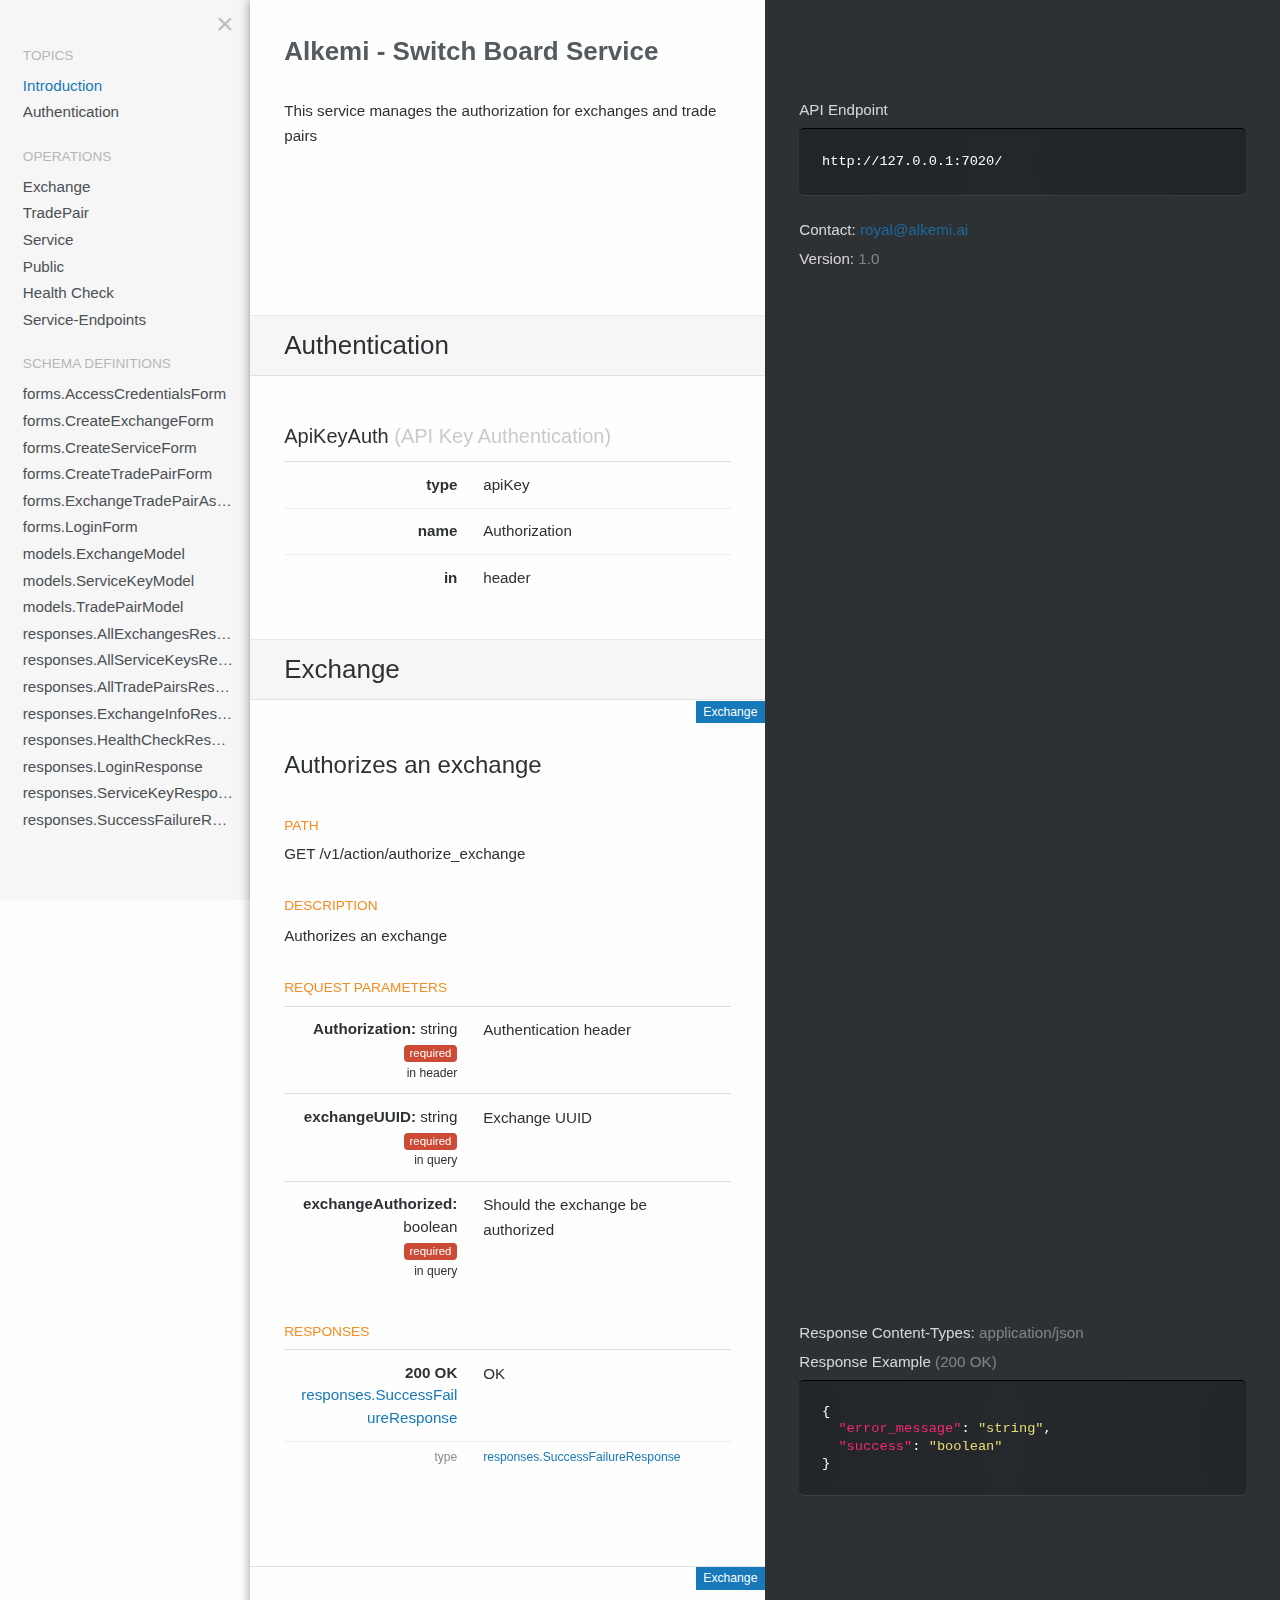
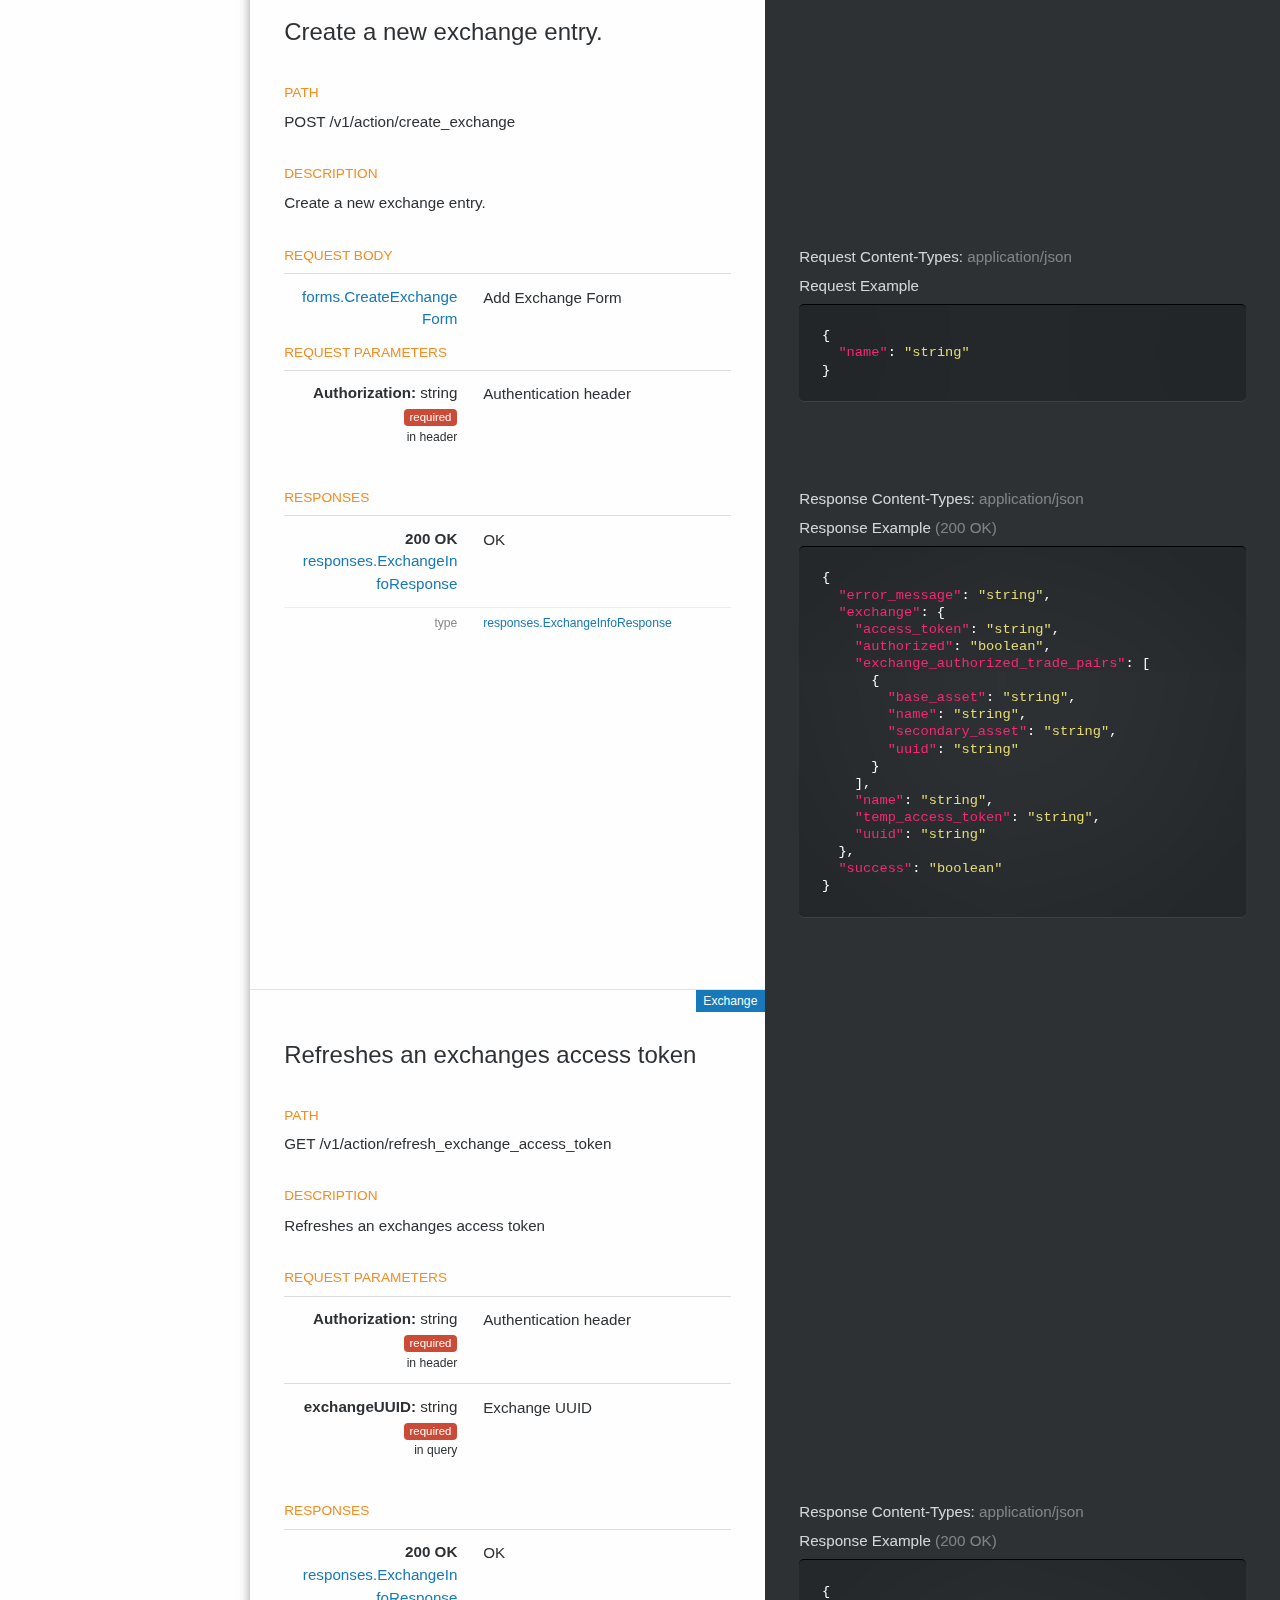
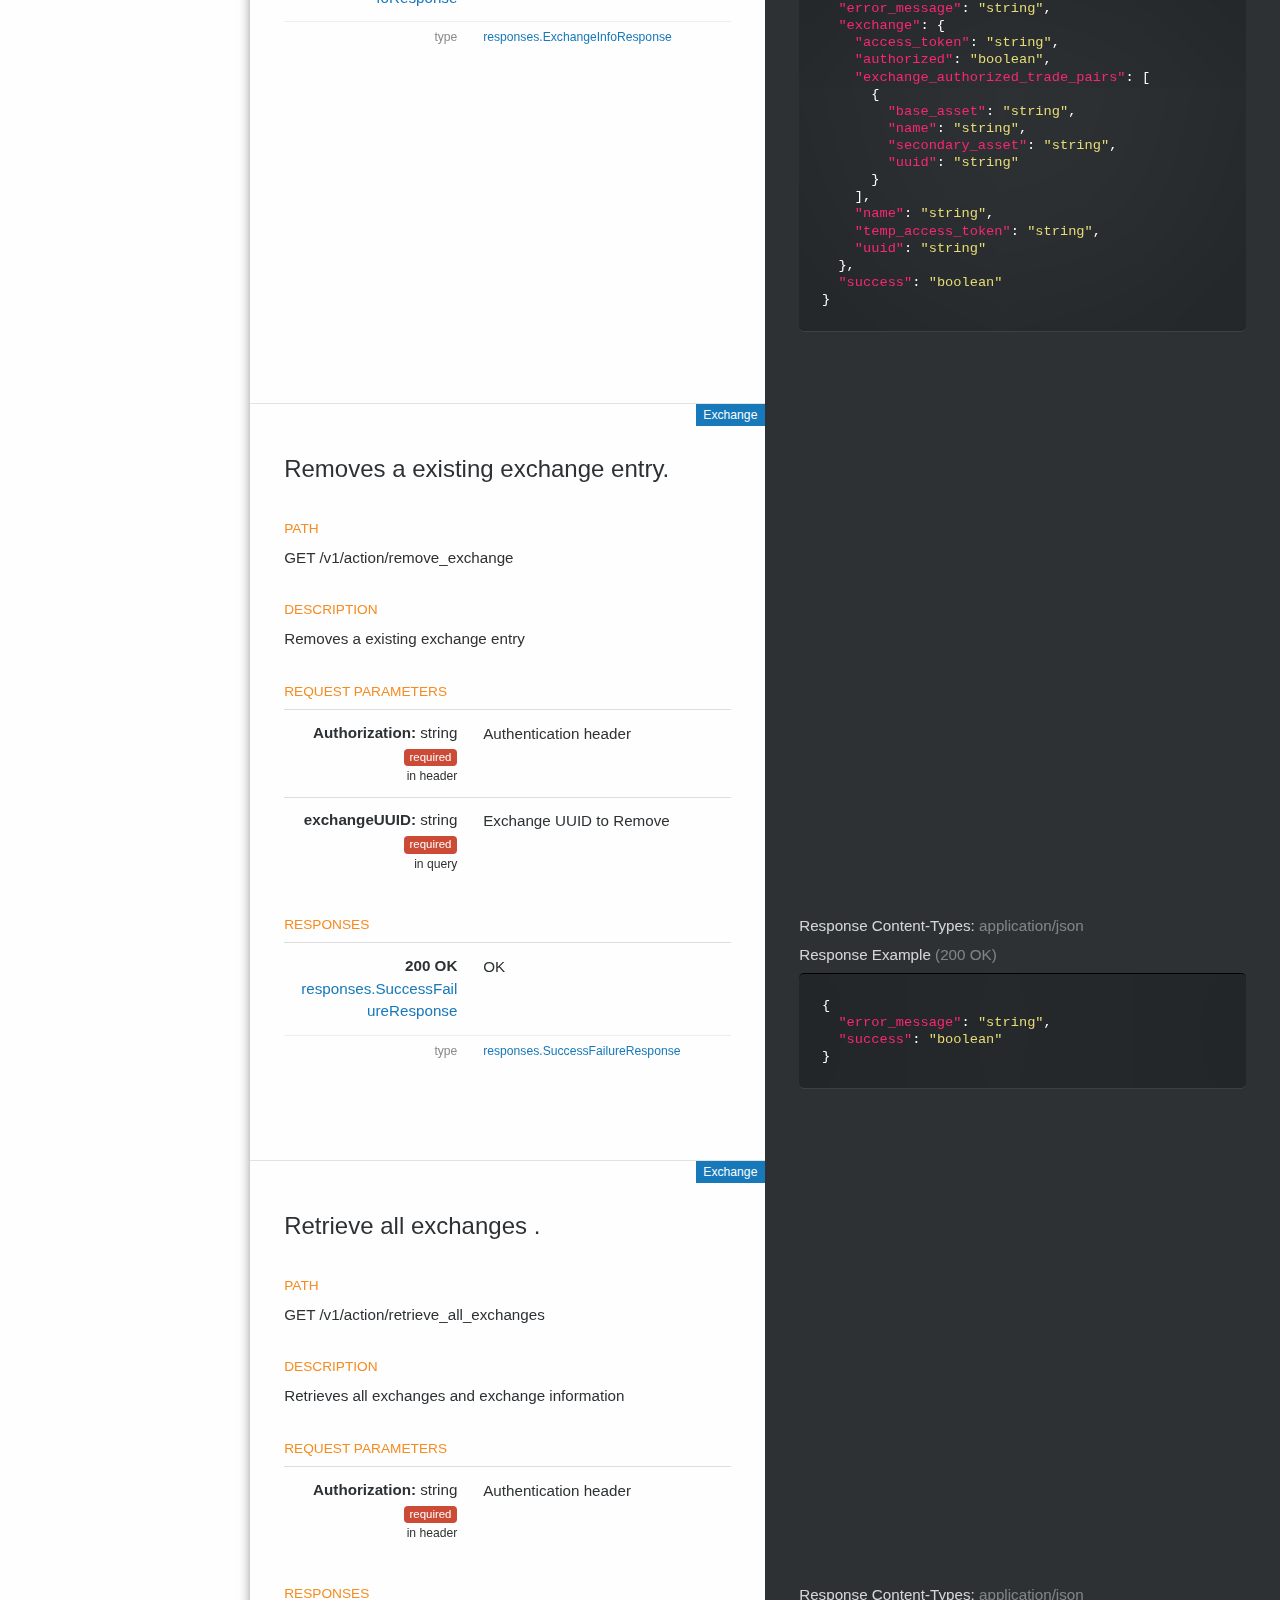
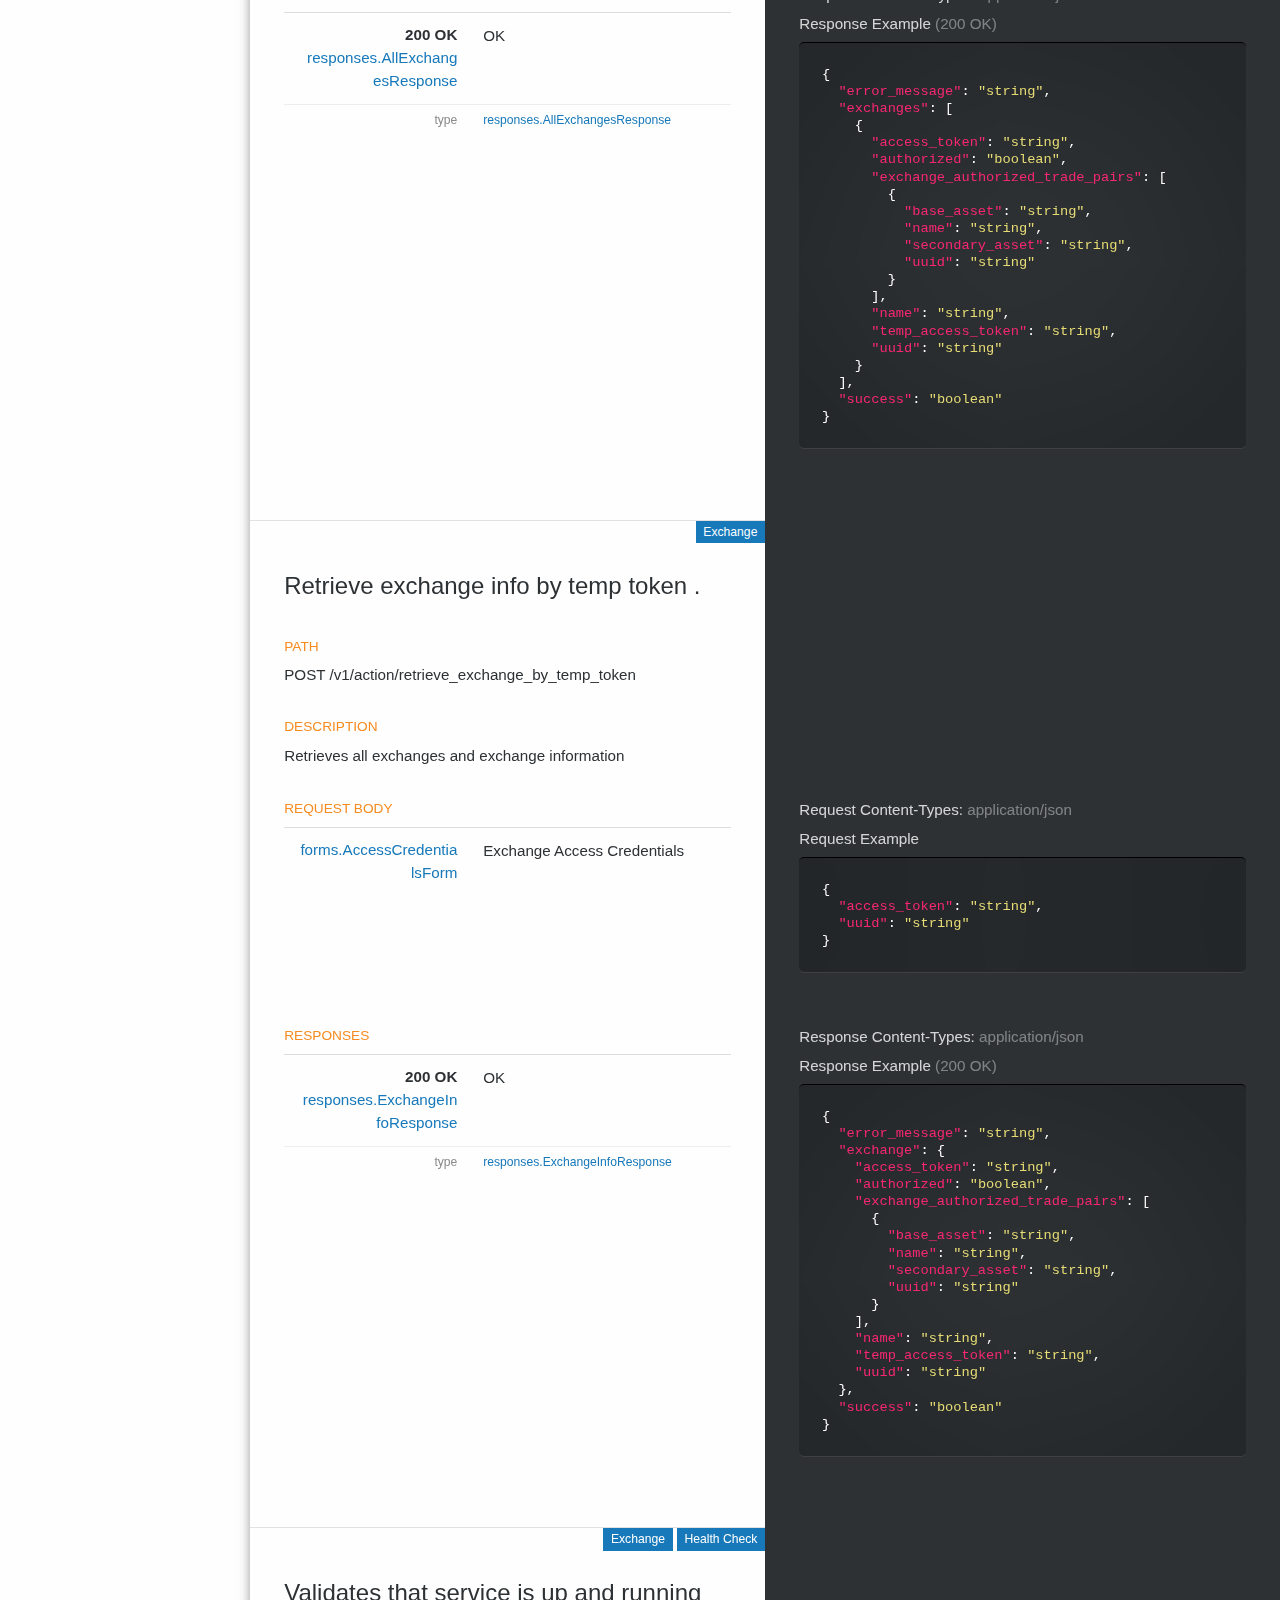
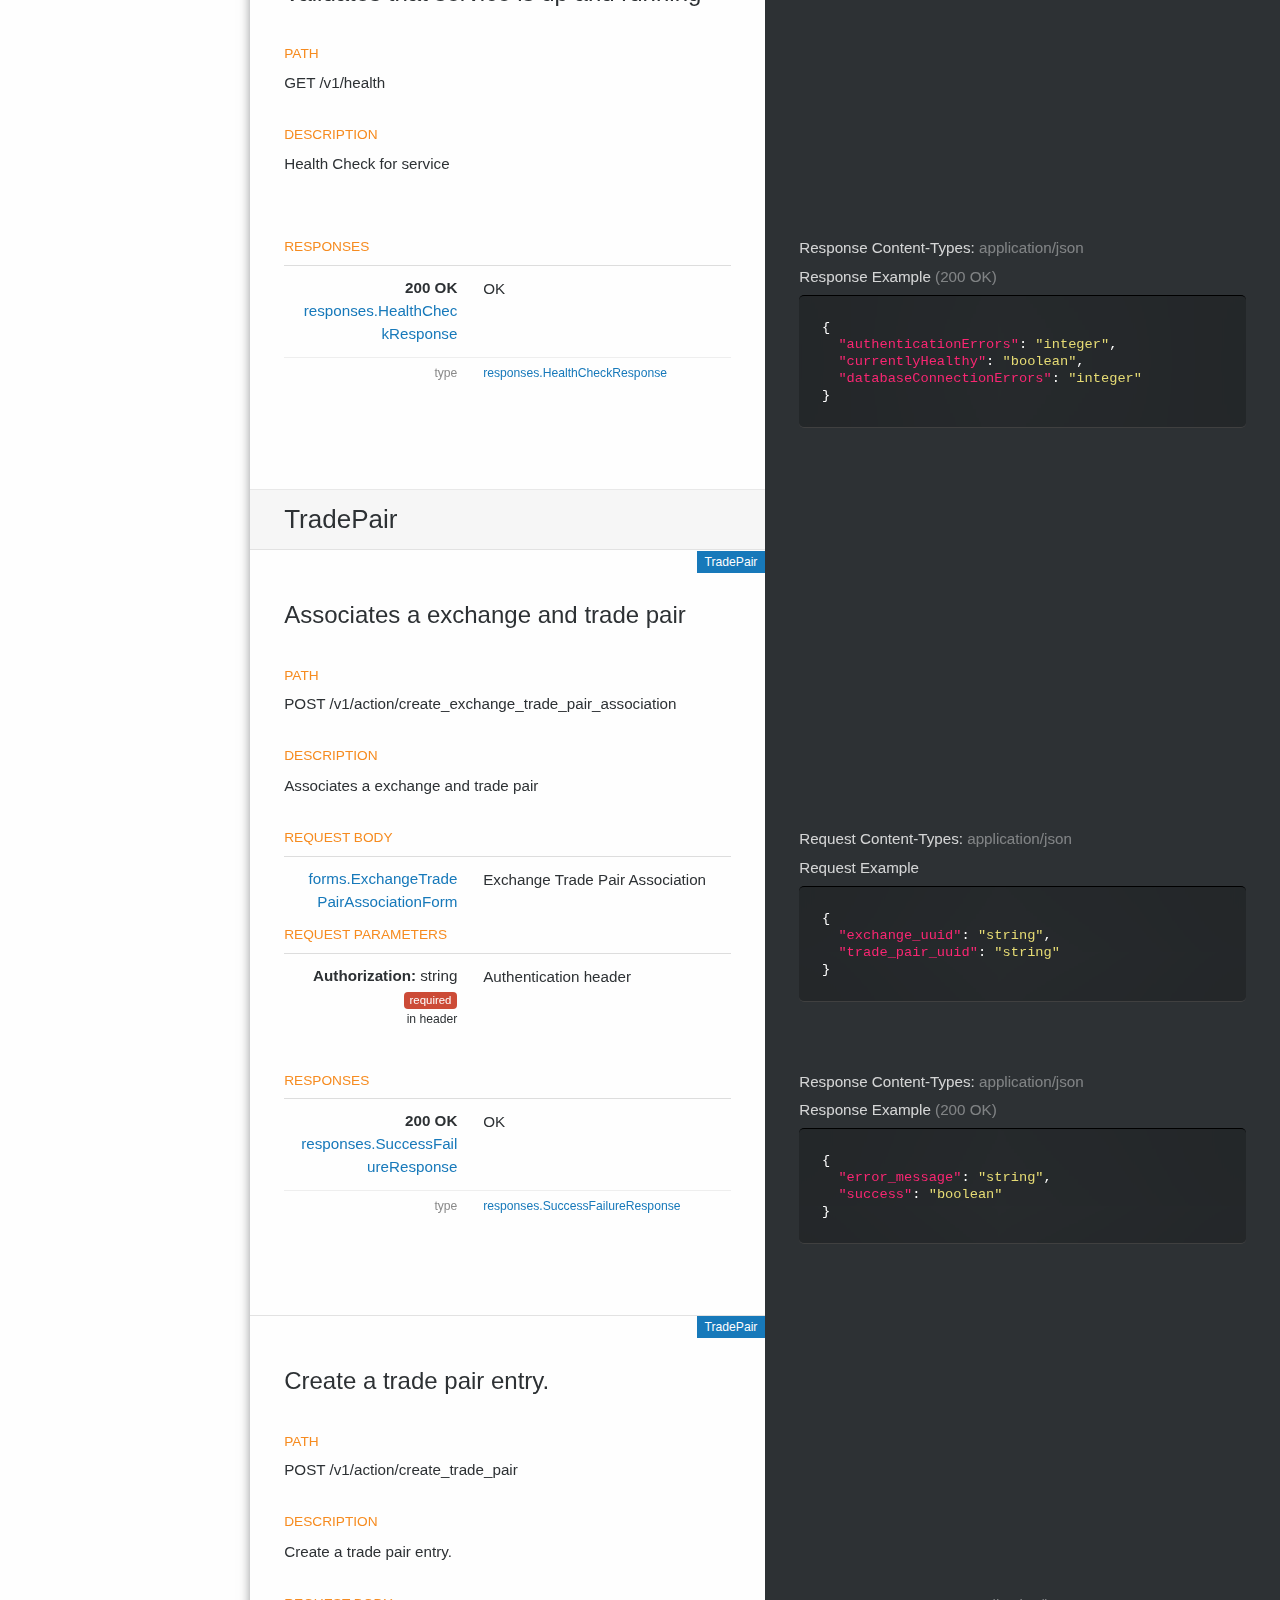
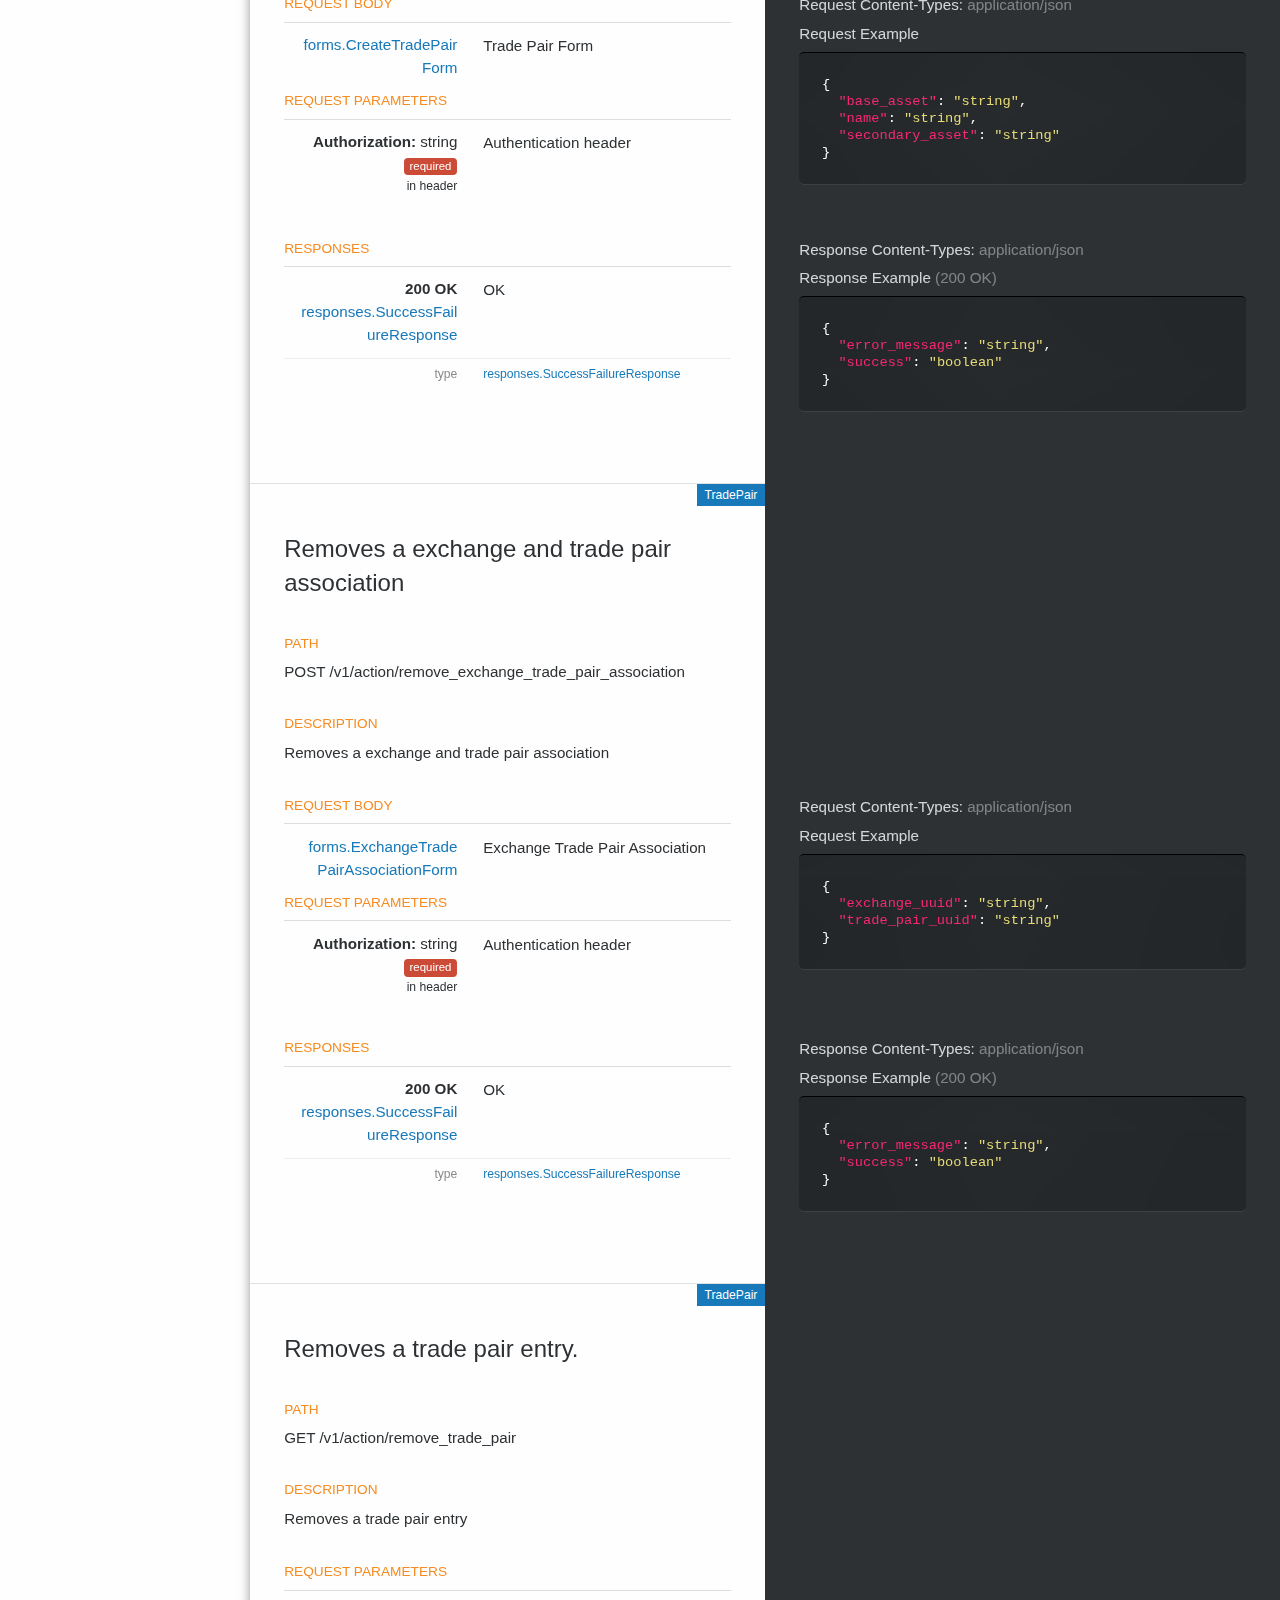
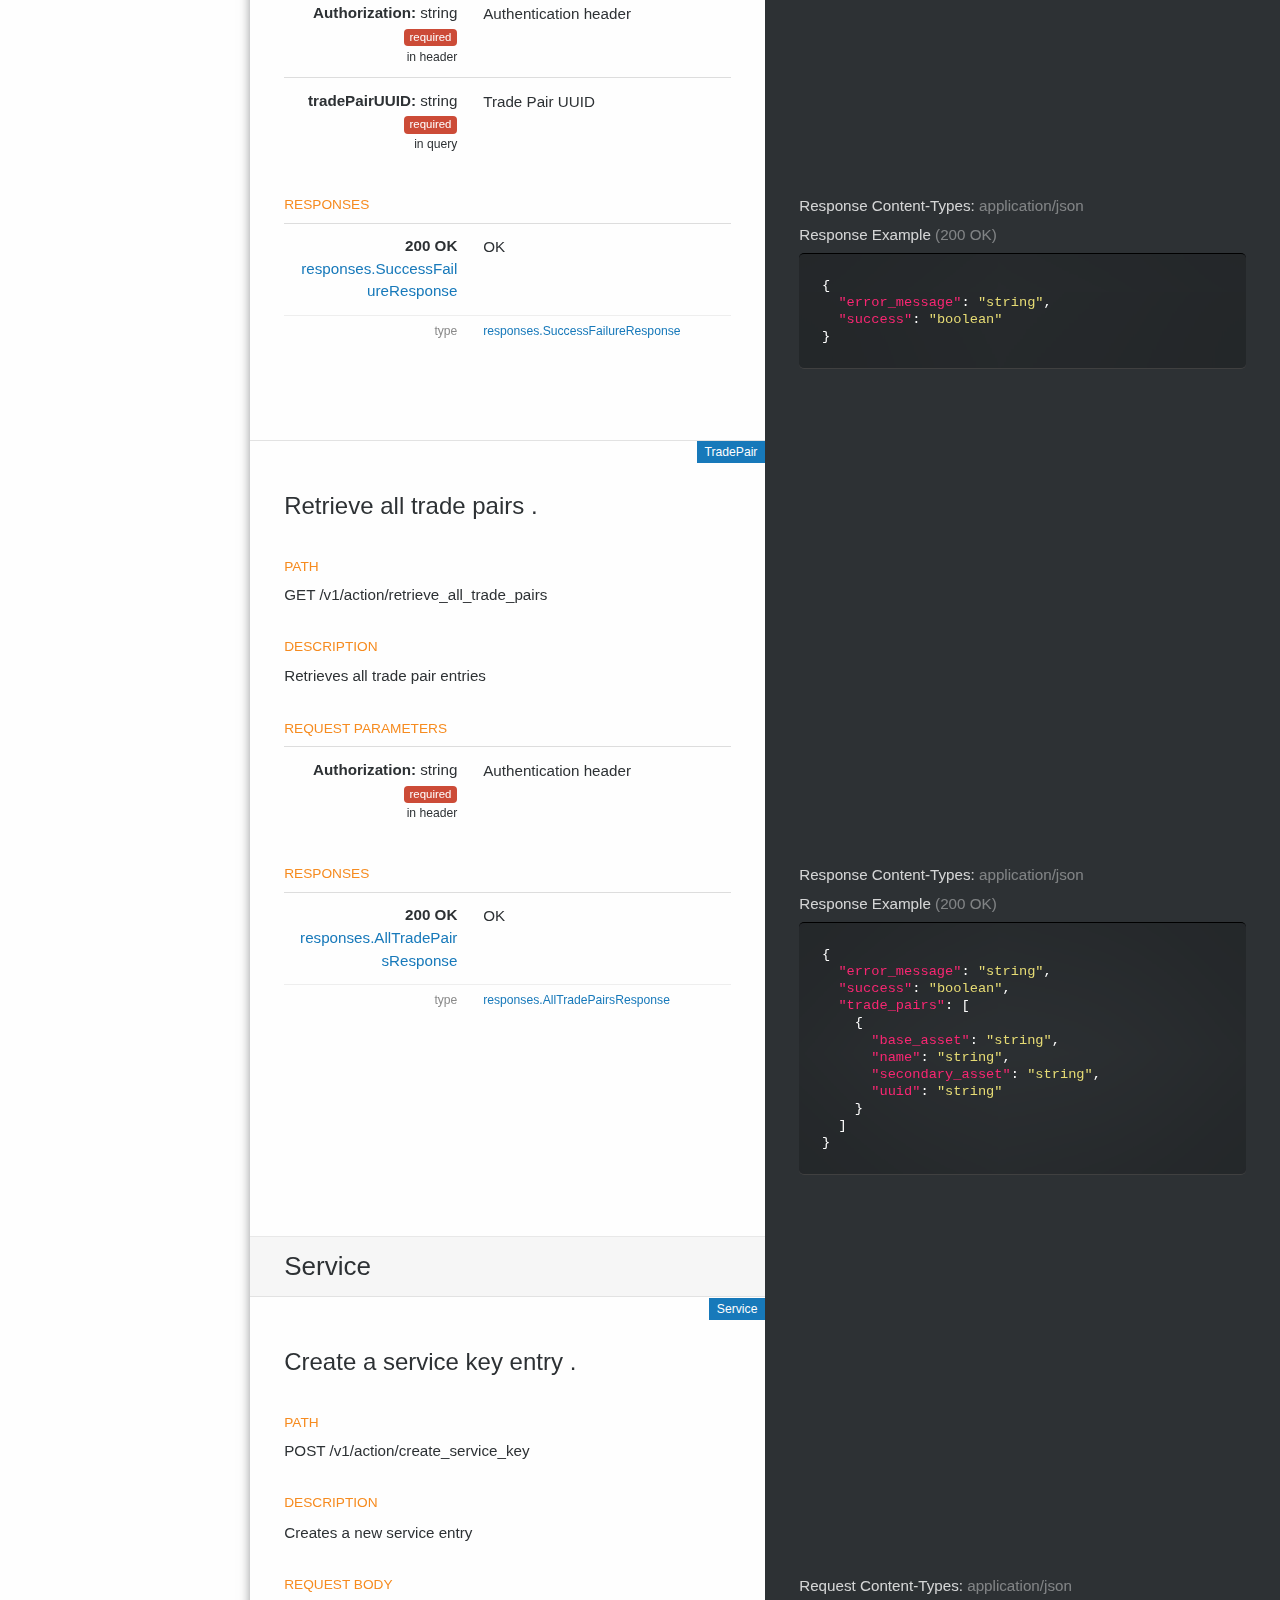
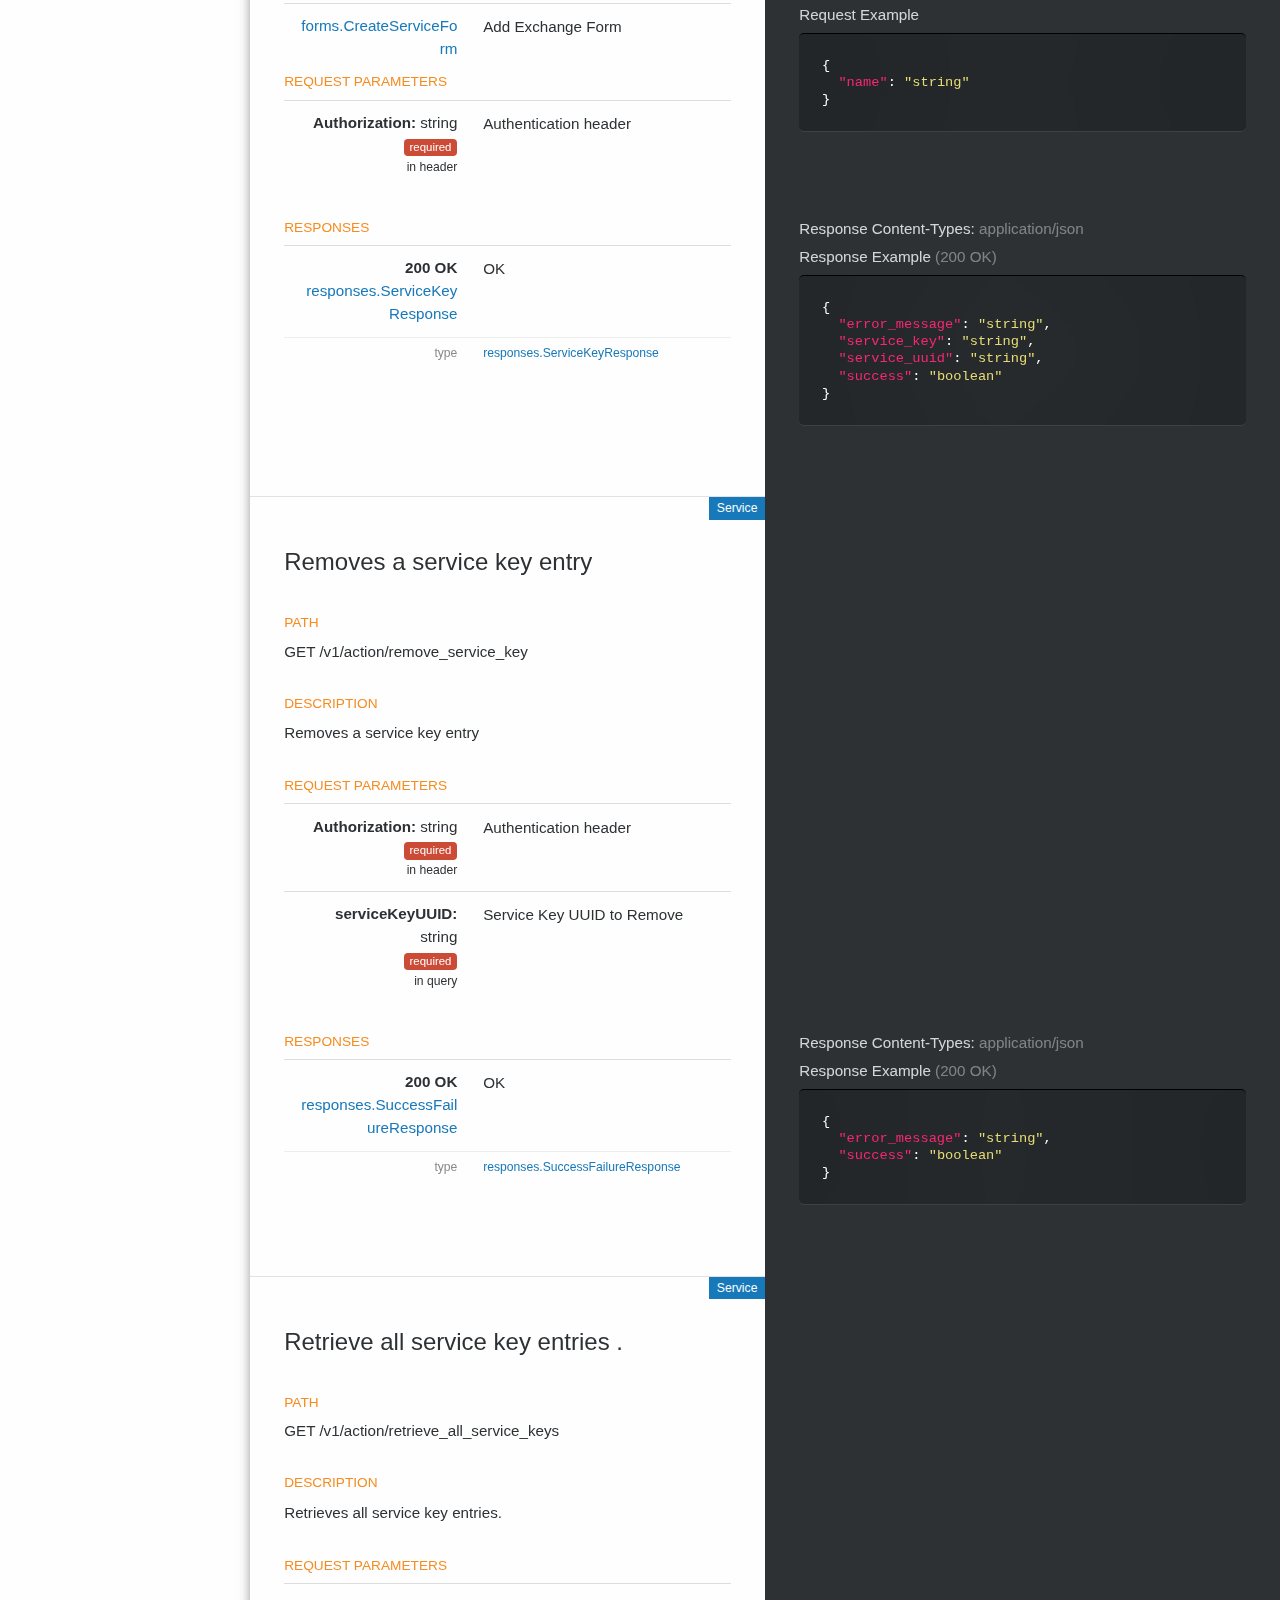
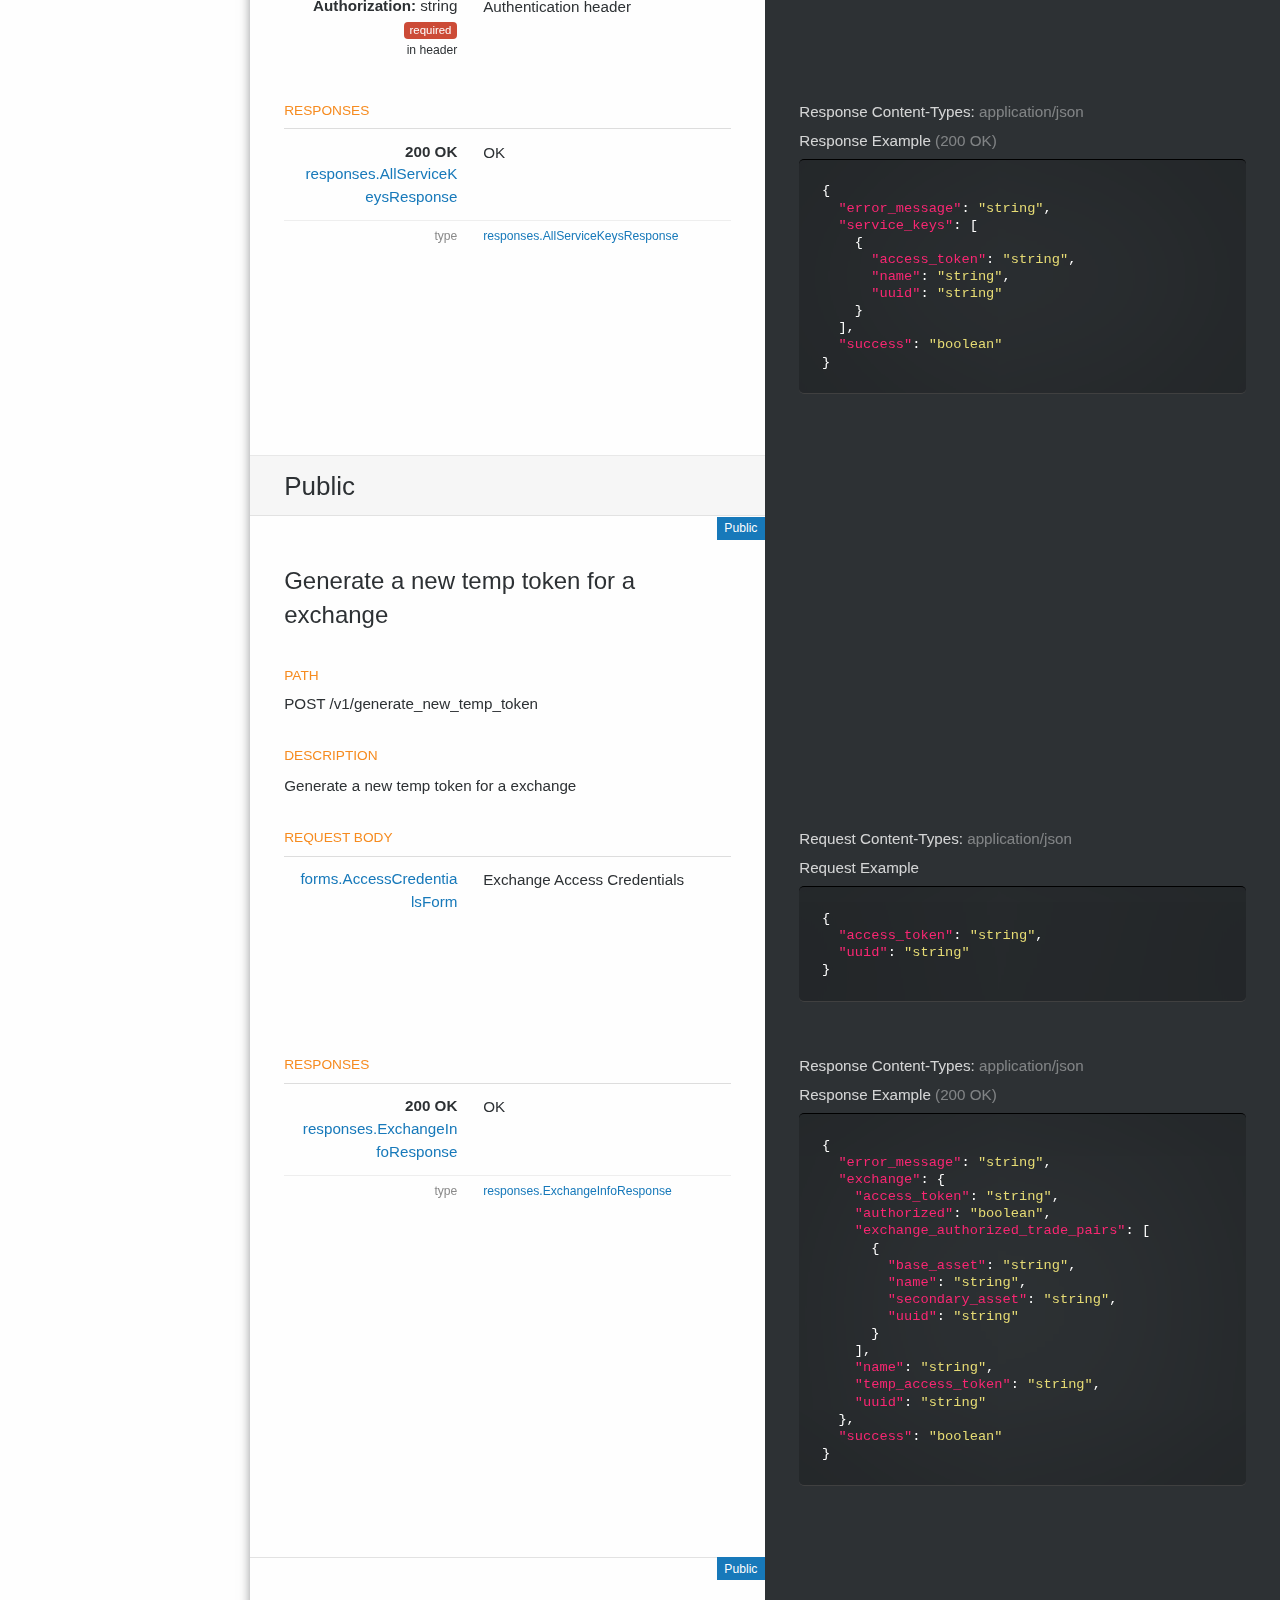
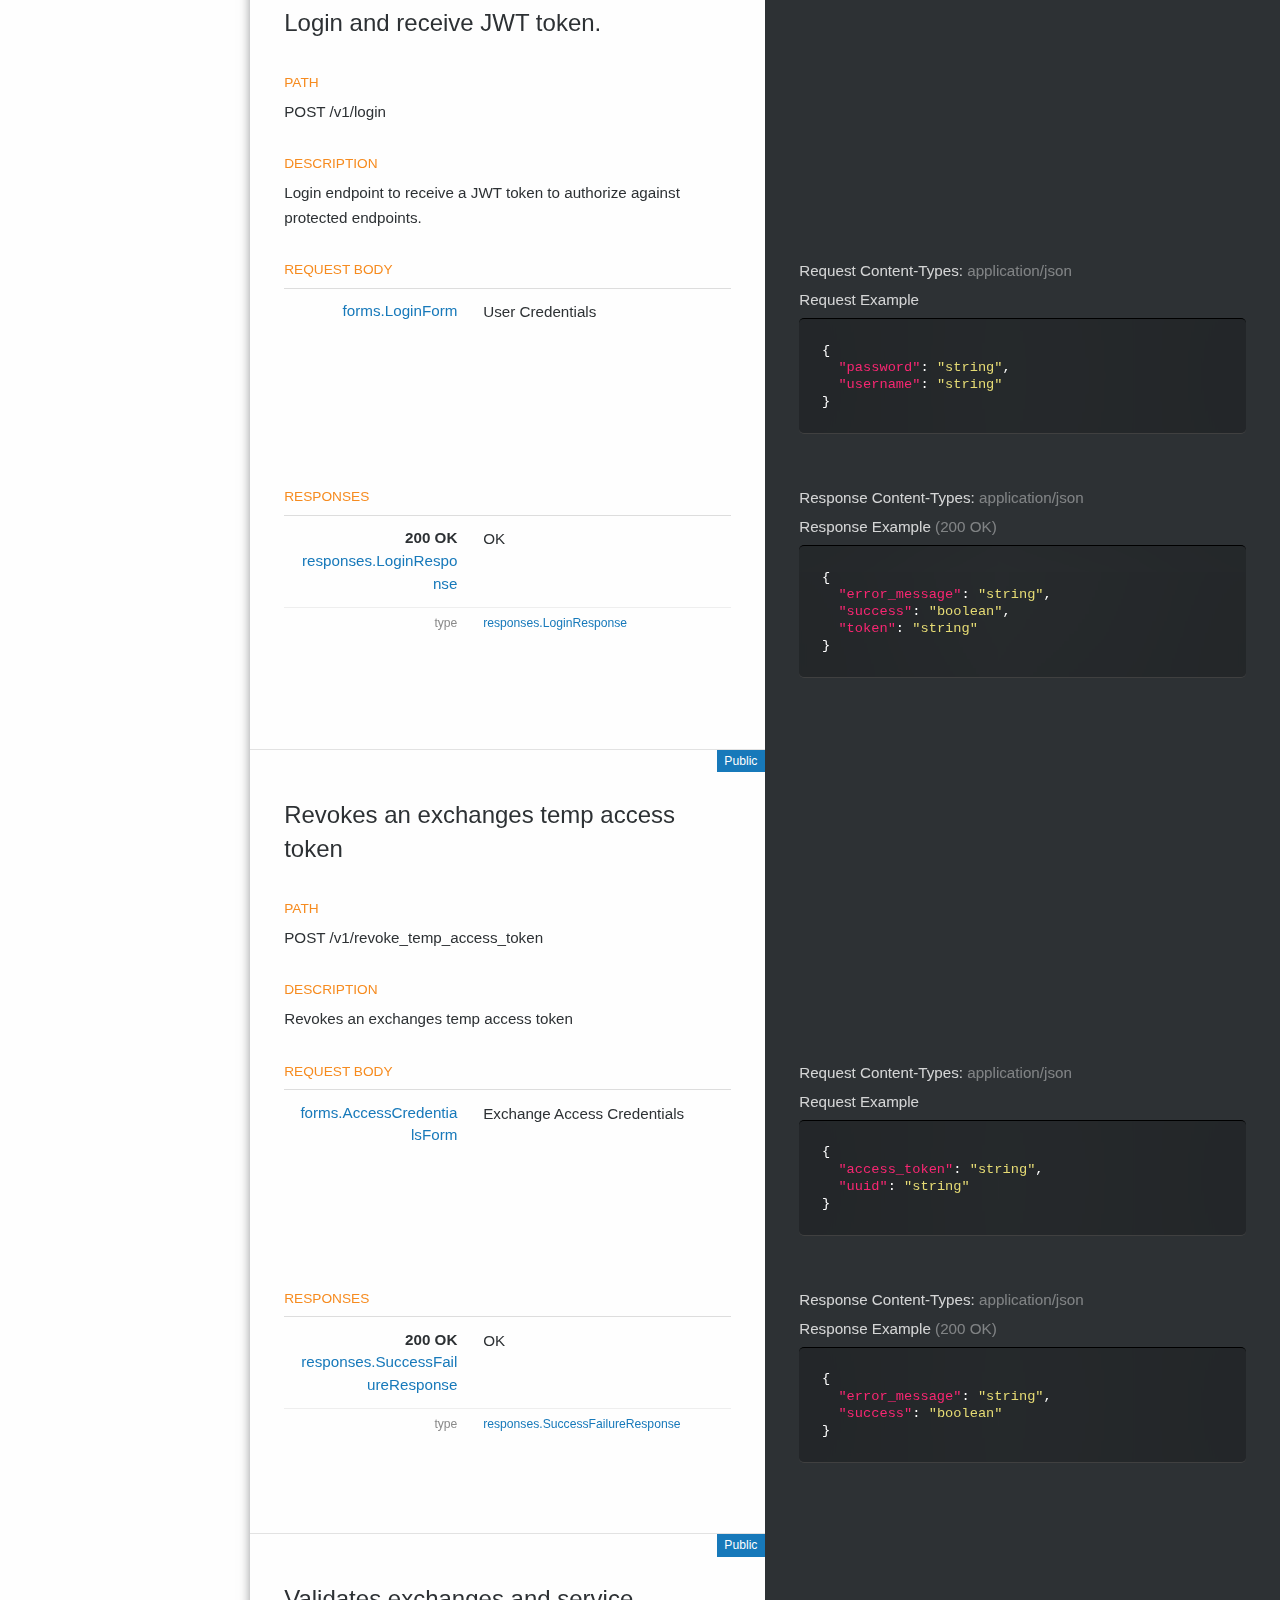
<file: switchboard-api/index.html>
<!doctype html>
<html class="no-js" lang="en">
  <head>
    <meta charset="utf-8" />
    <meta name="viewport" content="width=device-width, initial-scale=1.0" />
    <title>Alkemi - Switch Board Service | API Reference</title>
    <link rel="stylesheet" href="stylesheets/foundation.min.css" />
    <link rel="stylesheet" href="stylesheets/spectacle.min.css" />
    <script src="https://code.jquery.com/jquery-2.1.4.min.js"></script>
    <!-- <script src="javascripts/foundation.js"></script> -->
    <script src="javascripts/spectacle.min.js"></script>
  </head>
  <body id="spectacle">
    <div id="page" class="drawer-layout drawer-slide-right-large">
      <div id="sidebar">
        <button class="close-button" aria-label="Close menu" type="button" data-drawer-close>
          <span aria-hidden="true">×</span>
        </button>
        <nav id="nav" role="navigation">
          <h5>Topics</h5>
          <a href="#introduction">Introduction</a>
          <a href="#authentication">Authentication</a>
          <h5>Operations</h5>
          <section>
            <a href="#tag-Exchange">Exchange</a>
            <ul>
              <li>
                <a href="#operation--v1-action-authorize_exchange-get"> Authorizes an exchange </a>
              </li>
              <li>
                <a href="#operation--v1-action-create_exchange-post"> Create a new exchange entry. </a>
              </li>
              <li>
                <a href="#operation--v1-action-refresh_exchange_access_token-get"> Refreshes an exchanges access token </a>
              </li>
              <li>
                <a href="#operation--v1-action-remove_exchange-get"> Removes a existing exchange entry. </a>
              </li>
              <li>
                <a href="#operation--v1-action-retrieve_all_exchanges-get"> Retrieve all exchanges . </a>
              </li>
              <li>
                <a href="#operation--v1-action-retrieve_exchange_by_temp_token-post"> Retrieve exchange info by temp token . </a>
              </li>
              <li>
                <a href="#operation--v1-health-get"> Validates that service is up and running </a>
              </li>
            </ul>
          </section>
          <section>
            <a href="#tag-TradePair">TradePair</a>
            <ul>
              <li>
                <a href="#operation--v1-action-create_exchange_trade_pair_association-post"> Associates a exchange and trade pair </a>
              </li>
              <li>
                <a href="#operation--v1-action-create_trade_pair-post"> Create a trade pair entry. </a>
              </li>
              <li>
                <a href="#operation--v1-action-remove_exchange_trade_pair_association-post"> Removes a exchange and trade pair association </a>
              </li>
              <li>
                <a href="#operation--v1-action-remove_trade_pair-get"> Removes a trade pair entry. </a>
              </li>
              <li>
                <a href="#operation--v1-action-retrieve_all_trade_pairs-get"> Retrieve all trade pairs . </a>
              </li>
            </ul>
          </section>
          <section>
            <a href="#tag-Service">Service</a>
            <ul>
              <li>
                <a href="#operation--v1-action-create_service_key-post"> Create a service key entry . </a>
              </li>
              <li>
                <a href="#operation--v1-action-remove_service_key-get"> Removes a service key entry </a>
              </li>
              <li>
                <a href="#operation--v1-action-retrieve_all_service_keys-get"> Retrieve all service key entries . </a>
              </li>
            </ul>
          </section>
          <section>
            <a href="#tag-Public">Public</a>
            <ul>
              <li>
                <a href="#operation--v1-generate_new_temp_token-post"> Generate a new temp token for a exchange </a>
              </li>
              <li>
                <a href="#operation--v1-login-post"> Login and receive JWT token. </a>
              </li>
              <li>
                <a href="#operation--v1-revoke_temp_access_token-post"> Revokes an exchanges temp access token </a>
              </li>
              <li>
                <a href="#operation--v1-validate_access-post"> Validates exchanges and service credentials </a>
              </li>
            </ul>
          </section>
          <section>
            <a href="#tag-Health-Check">Health Check</a>
            <ul>
              <li>
                <a href="#operation--v1-health-get"> Validates that service is up and running </a>
              </li>
            </ul>
          </section>
          <section>
            <a href="#tag-Service-Endpoints">Service-Endpoints</a>
            <ul>
              <li>
                <a href="#operation--v1-service-service_retrieve_all_exchanges-post"> Retrieve all exchanges . </a>
              </li>
              <li>
                <a href="#operation--v1-service-service_retrieve_all_trade_pairs-post"> Retrieve all trade pair entries . </a>
              </li>
            </ul>
          </section>
          <h5>Schema Definitions</h5>
          <a href="#definition-forms.AccessCredentialsForm"> forms.AccessCredentialsForm </a>
          <a href="#definition-forms.CreateExchangeForm"> forms.CreateExchangeForm </a>
          <a href="#definition-forms.CreateServiceForm"> forms.CreateServiceForm </a>
          <a href="#definition-forms.CreateTradePairForm"> forms.CreateTradePairForm </a>
          <a href="#definition-forms.ExchangeTradePairAssociationForm"> forms.ExchangeTradePairAssociationForm </a>
          <a href="#definition-forms.LoginForm"> forms.LoginForm </a>
          <a href="#definition-models.ExchangeModel"> models.ExchangeModel </a>
          <a href="#definition-models.ServiceKeyModel"> models.ServiceKeyModel </a>
          <a href="#definition-models.TradePairModel"> models.TradePairModel </a>
          <a href="#definition-responses.AllExchangesResponse"> responses.AllExchangesResponse </a>
          <a href="#definition-responses.AllServiceKeysResponse"> responses.AllServiceKeysResponse </a>
          <a href="#definition-responses.AllTradePairsResponse"> responses.AllTradePairsResponse </a>
          <a href="#definition-responses.ExchangeInfoResponse"> responses.ExchangeInfoResponse </a>
          <a href="#definition-responses.HealthCheckResponse"> responses.HealthCheckResponse </a>
          <a href="#definition-responses.LoginResponse"> responses.LoginResponse </a>
          <a href="#definition-responses.ServiceKeyResponse"> responses.ServiceKeyResponse </a>
          <a href="#definition-responses.SuccessFailureResponse"> responses.SuccessFailureResponse </a>
        </nav>
      </div>
      <div id="docs" class="row collapse expanded drawer" data-drawer>
        <button class="floating-menu-icon" type="button" data-drawer-slide="right">
          <span class="hamburger"></span>
        </button>
        <div class="example-box doc-content"></div>
        <article>
          <h1 class="doc-title">Alkemi - Switch Board Service
            <span>API Reference</span>
          </h1>
          <div id="introduction" data-traverse-target="introduction">
            <div class="doc-row">
              <div class="doc-copy">
                <p>This service manages the authorization for exchanges and trade pairs</p>
              </div>
              <div class="doc-examples">
                <section>
                  <h5>API Endpoint</h5>
                  <!-- <div class="hljs"> --><pre><code>http://127.0.0.1:7020/</code></pre>
                  <!-- </div> -->
                  <h5>Contact:
                    <a href="mailto:royal@alkemi.ai">royal@alkemi.ai</a>
                  </h5>
                  <h5>Version:
                    <span>1.0</span>
                  </h5>
                </section>
              </div>
            </div>
          </div>
          <!-- <h1 id="security" data-traverse-target="security">Security</h1> -->
          <h1 id="authentication" data-traverse-target="authentication">Authentication</h1>
          <div id="security-definition-ApiKeyAuth" class="panel">
            <div class="doc-row">
              <div class="doc-copy">
                <h3 class="security-definition-title">
                  <span class="security-name">ApiKeyAuth</span>
                  <span class="swagger-security-definition-apiKey"></span>
                </h3>
                <section class="swagger-security-definition-properties">
                  <div class="prop-row security-definition-property">
                    <div class="prop-name">
                      <div class="prop-title security-definition-property-name">type</div>
                    </div>
                    <div class="prop-value security-definition-property-type"> apiKey </div>
                  </div>
                  <div class="prop-row security-definition-property">
                    <div class="prop-name">
                      <div class="prop-title security-definition-property-name">name</div>
                    </div>
                    <div class="prop-value security-definition-property-type"> Authorization </div>
                  </div>
                  <div class="prop-row security-definition-property">
                    <div class="prop-name">
                      <div class="prop-title security-definition-property-name">in</div>
                    </div>
                    <div class="prop-value security-definition-property-type"> header </div>
                  </div>
                </section>
              </div>
            </div>
          </div>
          <h1 id="tag-Exchange" class="swagger-summary-tag" data-traverse-target="tag-Exchange">Exchange</h1>
          <div id="operation--v1-action-authorize_exchange-get" class="operation panel" data-traverse-target="operation--v1-action-authorize_exchange-get">
            <!-- <section class="operation-tags row"> -->
            <!-- <div class="doc-copy"> -->
            <div class="operation-tags">
              <a class="label" href="#tag-Exchange">Exchange</a>
              <!---->
            </div>
            <!-- </div> -->
            <!-- </section> -->
            <h2 class="operation-title">
              <span class="operation-summary">Authorizes an exchange</span>
            </h2>
            <div class="doc-row">
              <div class="doc-copy">
                <section class="swagger-operation-path">
                  <span class="operation-method">GET</span>
                  <span class="operation-path">/v1/action/authorize_exchange</span>
                </section>
              </div>
            </div>
            <div class="doc-row">
              <div class="doc-copy">
                <section class="swagger-operation-description">
                  <p>Authorizes an exchange</p>
                </section>
              </div>
            </div>
            <div class="doc-row">
              <div class="doc-copy">
                <section class="swagger-request-params">
                  <div class="prop-row prop-group">
                    <div class="prop-name">
                      <div class="prop-title">Authorization:
                        <span class="prop-type">
                          <span class="json-property-type">string</span>
                          <span class="json-property-range" title="Value limits"></span>
                        </span>
                      </div>
                      <span class="json-property-required"></span>
                      <div class="prop-subtitle"> in header </div>
                    </div>
                    <div class="prop-value">
                      <p>Authentication header</p>
                    </div>
                  </div>
                  <div class="prop-row prop-group">
                    <div class="prop-name">
                      <div class="prop-title">exchangeUUID:
                        <span class="prop-type">
                          <span class="json-property-type">string</span>
                          <span class="json-property-range" title="Value limits"></span>
                        </span>
                      </div>
                      <span class="json-property-required"></span>
                      <div class="prop-subtitle"> in query </div>
                    </div>
                    <div class="prop-value">
                      <p>Exchange UUID</p>
                    </div>
                  </div>
                  <div class="prop-row prop-group">
                    <div class="prop-name">
                      <div class="prop-title">exchangeAuthorized:
                        <span class="prop-type">
                          <span class="json-property-type">boolean</span>
                          <span class="json-property-range" title="Value limits"></span>
                        </span>
                      </div>
                      <span class="json-property-required"></span>
                      <div class="prop-subtitle"> in query </div>
                    </div>
                    <div class="prop-value">
                      <p>Should the exchange be authorized</p>
                    </div>
                  </div>
                </section>
              </div>
              <div class="doc-examples"></div>
            </div>
            <div class="doc-row">
              <div class="doc-copy">
                <section class="swagger-responses">
                  <div class="prop-row prop-group">
                    <div class="prop-name">
                      <div class="prop-title">200 OK</div>
                      <div class="prop-ref">
                        <span class="json-schema-ref-object">
                          <a class="json-schema-ref" href="#/definitions/responses.SuccessFailureResponse">responses.SuccessFailureResponse</a>
                        </span>
                      </div>
                      <!-- <span class="swagger-global"></span> <span class="json-schema-reference"><a href=""></a></span> -->
                    </div>
                    <div class="prop-value">
                      <p>OK</p>
                    </div>
                  </div>
                  <div class="prop-row prop-inner">
                    <div class="prop-name">type</div>
                    <div class="prop-value">
                      <span class="json-property-type">
                        <span class="json-schema-ref-object">
                          <a class="json-schema-ref" href="#/definitions/responses.SuccessFailureResponse">responses.SuccessFailureResponse</a>
                        </span>
                      </span>
                      <span class="json-property-range" title="Value limits"></span>
                    </div>
                  </div>
                </section>
              </div>
              <div class="doc-examples">
                <h5>Response Content-Types:
                  <span>application/json</span>
                </h5>
                <section>
                  <h5>Response Example
                    <span>(200 OK)</span>
                  </h5>
                  <!-- <div class="hljs"> -->
                  <html>
                  <head></head>
                  <body><pre><code class="hljs language-json">{
  <span class="hljs-attr">&quot;error_message&quot;</span>: <span class="hljs-string">&quot;string&quot;</span>,
  <span class="hljs-attr">&quot;success&quot;</span>: <span class="hljs-string">&quot;boolean&quot;</span>
}
</code></pre> </body>
                  </html>
                  <!-- </div> -->
                </section>
              </div>
            </div>
          </div>
          <div id="operation--v1-action-create_exchange-post" class="operation panel" data-traverse-target="operation--v1-action-create_exchange-post">
            <!-- <section class="operation-tags row"> -->
            <!-- <div class="doc-copy"> -->
            <div class="operation-tags">
              <a class="label" href="#tag-Exchange">Exchange</a>
              <!---->
            </div>
            <!-- </div> -->
            <!-- </section> -->
            <h2 class="operation-title">
              <span class="operation-summary">Create a new exchange entry.</span>
            </h2>
            <div class="doc-row">
              <div class="doc-copy">
                <section class="swagger-operation-path">
                  <span class="operation-method">POST</span>
                  <span class="operation-path">/v1/action/create_exchange</span>
                </section>
              </div>
            </div>
            <div class="doc-row">
              <div class="doc-copy">
                <section class="swagger-operation-description">
                  <p>Create a new exchange entry.</p>
                </section>
              </div>
            </div>
            <div class="doc-row">
              <div class="doc-copy">
                <section class="swagger-request-body">
                  <div class="prop-row">
                    <div class="prop-name">
                      <div class="swagger-request-model">
                        <span class="json-schema-ref-object">
                          <a class="json-schema-ref" href="#/definitions/forms.CreateExchangeForm">forms.CreateExchangeForm</a>
                        </span>
                      </div>
                    </div>
                    <div class="prop-value columns small-6">
                      <!-- <div class="swagger-request-description"> -->
                      <p>Add Exchange Form</p>
                      <!-- </div> -->
                    </div>
                  </div>
                </section>
                <section class="swagger-request-params">
                  <div class="prop-row prop-group">
                    <div class="prop-name">
                      <div class="prop-title">Authorization:
                        <span class="prop-type">
                          <span class="json-property-type">string</span>
                          <span class="json-property-range" title="Value limits"></span>
                        </span>
                      </div>
                      <span class="json-property-required"></span>
                      <div class="prop-subtitle"> in header </div>
                    </div>
                    <div class="prop-value">
                      <p>Authentication header</p>
                    </div>
                  </div>
                </section>
              </div>
              <div class="doc-examples">
                <section>
                  <h5>Request Content-Types:
                    <span>application/json</span>
                  </h5>
                  <h5>Request Example</h5>
                  <!-- <div class="hljs"> -->
                  <html>
                  <head></head>
                  <body><pre><code class="hljs language-json">{
  <span class="hljs-attr">&quot;name&quot;</span>: <span class="hljs-string">&quot;string&quot;</span>
}
</code></pre> </body>
                  </html>
                  <!-- </div> -->
                </section>
              </div>
            </div>
            <div class="doc-row">
              <div class="doc-copy">
                <section class="swagger-responses">
                  <div class="prop-row prop-group">
                    <div class="prop-name">
                      <div class="prop-title">200 OK</div>
                      <div class="prop-ref">
                        <span class="json-schema-ref-object">
                          <a class="json-schema-ref" href="#/definitions/responses.ExchangeInfoResponse">responses.ExchangeInfoResponse</a>
                        </span>
                      </div>
                      <!-- <span class="swagger-global"></span> <span class="json-schema-reference"><a href=""></a></span> -->
                    </div>
                    <div class="prop-value">
                      <p>OK</p>
                    </div>
                  </div>
                  <div class="prop-row prop-inner">
                    <div class="prop-name">type</div>
                    <div class="prop-value">
                      <span class="json-property-type">
                        <span class="json-schema-ref-object">
                          <a class="json-schema-ref" href="#/definitions/responses.ExchangeInfoResponse">responses.ExchangeInfoResponse</a>
                        </span>
                      </span>
                      <span class="json-property-range" title="Value limits"></span>
                    </div>
                  </div>
                </section>
              </div>
              <div class="doc-examples">
                <h5>Response Content-Types:
                  <span>application/json</span>
                </h5>
                <section>
                  <h5>Response Example
                    <span>(200 OK)</span>
                  </h5>
                  <!-- <div class="hljs"> -->
                  <html>
                  <head></head>
                  <body><pre><code class="hljs language-json">{
  <span class="hljs-attr">&quot;error_message&quot;</span>: <span class="hljs-string">&quot;string&quot;</span>,
  <span class="hljs-attr">&quot;exchange&quot;</span>: {
    <span class="hljs-attr">&quot;access_token&quot;</span>: <span class="hljs-string">&quot;string&quot;</span>,
    <span class="hljs-attr">&quot;authorized&quot;</span>: <span class="hljs-string">&quot;boolean&quot;</span>,
    <span class="hljs-attr">&quot;exchange_authorized_trade_pairs&quot;</span>: [
      {
        <span class="hljs-attr">&quot;base_asset&quot;</span>: <span class="hljs-string">&quot;string&quot;</span>,
        <span class="hljs-attr">&quot;name&quot;</span>: <span class="hljs-string">&quot;string&quot;</span>,
        <span class="hljs-attr">&quot;secondary_asset&quot;</span>: <span class="hljs-string">&quot;string&quot;</span>,
        <span class="hljs-attr">&quot;uuid&quot;</span>: <span class="hljs-string">&quot;string&quot;</span>
      }
    ],
    <span class="hljs-attr">&quot;name&quot;</span>: <span class="hljs-string">&quot;string&quot;</span>,
    <span class="hljs-attr">&quot;temp_access_token&quot;</span>: <span class="hljs-string">&quot;string&quot;</span>,
    <span class="hljs-attr">&quot;uuid&quot;</span>: <span class="hljs-string">&quot;string&quot;</span>
  },
  <span class="hljs-attr">&quot;success&quot;</span>: <span class="hljs-string">&quot;boolean&quot;</span>
}
</code></pre> </body>
                  </html>
                  <!-- </div> -->
                </section>
              </div>
            </div>
          </div>
          <div id="operation--v1-action-refresh_exchange_access_token-get" class="operation panel" data-traverse-target="operation--v1-action-refresh_exchange_access_token-get">
            <!-- <section class="operation-tags row"> -->
            <!-- <div class="doc-copy"> -->
            <div class="operation-tags">
              <a class="label" href="#tag-Exchange">Exchange</a>
              <!---->
            </div>
            <!-- </div> -->
            <!-- </section> -->
            <h2 class="operation-title">
              <span class="operation-summary">Refreshes an exchanges access token</span>
            </h2>
            <div class="doc-row">
              <div class="doc-copy">
                <section class="swagger-operation-path">
                  <span class="operation-method">GET</span>
                  <span class="operation-path">/v1/action/refresh_exchange_access_token</span>
                </section>
              </div>
            </div>
            <div class="doc-row">
              <div class="doc-copy">
                <section class="swagger-operation-description">
                  <p>Refreshes an exchanges access token</p>
                </section>
              </div>
            </div>
            <div class="doc-row">
              <div class="doc-copy">
                <section class="swagger-request-params">
                  <div class="prop-row prop-group">
                    <div class="prop-name">
                      <div class="prop-title">Authorization:
                        <span class="prop-type">
                          <span class="json-property-type">string</span>
                          <span class="json-property-range" title="Value limits"></span>
                        </span>
                      </div>
                      <span class="json-property-required"></span>
                      <div class="prop-subtitle"> in header </div>
                    </div>
                    <div class="prop-value">
                      <p>Authentication header</p>
                    </div>
                  </div>
                  <div class="prop-row prop-group">
                    <div class="prop-name">
                      <div class="prop-title">exchangeUUID:
                        <span class="prop-type">
                          <span class="json-property-type">string</span>
                          <span class="json-property-range" title="Value limits"></span>
                        </span>
                      </div>
                      <span class="json-property-required"></span>
                      <div class="prop-subtitle"> in query </div>
                    </div>
                    <div class="prop-value">
                      <p>Exchange UUID</p>
                    </div>
                  </div>
                </section>
              </div>
              <div class="doc-examples"></div>
            </div>
            <div class="doc-row">
              <div class="doc-copy">
                <section class="swagger-responses">
                  <div class="prop-row prop-group">
                    <div class="prop-name">
                      <div class="prop-title">200 OK</div>
                      <div class="prop-ref">
                        <span class="json-schema-ref-object">
                          <a class="json-schema-ref" href="#/definitions/responses.ExchangeInfoResponse">responses.ExchangeInfoResponse</a>
                        </span>
                      </div>
                      <!-- <span class="swagger-global"></span> <span class="json-schema-reference"><a href=""></a></span> -->
                    </div>
                    <div class="prop-value">
                      <p>OK</p>
                    </div>
                  </div>
                  <div class="prop-row prop-inner">
                    <div class="prop-name">type</div>
                    <div class="prop-value">
                      <span class="json-property-type">
                        <span class="json-schema-ref-object">
                          <a class="json-schema-ref" href="#/definitions/responses.ExchangeInfoResponse">responses.ExchangeInfoResponse</a>
                        </span>
                      </span>
                      <span class="json-property-range" title="Value limits"></span>
                    </div>
                  </div>
                </section>
              </div>
              <div class="doc-examples">
                <h5>Response Content-Types:
                  <span>application/json</span>
                </h5>
                <section>
                  <h5>Response Example
                    <span>(200 OK)</span>
                  </h5>
                  <!-- <div class="hljs"> -->
                  <html>
                  <head></head>
                  <body><pre><code class="hljs language-json">{
  <span class="hljs-attr">&quot;error_message&quot;</span>: <span class="hljs-string">&quot;string&quot;</span>,
  <span class="hljs-attr">&quot;exchange&quot;</span>: {
    <span class="hljs-attr">&quot;access_token&quot;</span>: <span class="hljs-string">&quot;string&quot;</span>,
    <span class="hljs-attr">&quot;authorized&quot;</span>: <span class="hljs-string">&quot;boolean&quot;</span>,
    <span class="hljs-attr">&quot;exchange_authorized_trade_pairs&quot;</span>: [
      {
        <span class="hljs-attr">&quot;base_asset&quot;</span>: <span class="hljs-string">&quot;string&quot;</span>,
        <span class="hljs-attr">&quot;name&quot;</span>: <span class="hljs-string">&quot;string&quot;</span>,
        <span class="hljs-attr">&quot;secondary_asset&quot;</span>: <span class="hljs-string">&quot;string&quot;</span>,
        <span class="hljs-attr">&quot;uuid&quot;</span>: <span class="hljs-string">&quot;string&quot;</span>
      }
    ],
    <span class="hljs-attr">&quot;name&quot;</span>: <span class="hljs-string">&quot;string&quot;</span>,
    <span class="hljs-attr">&quot;temp_access_token&quot;</span>: <span class="hljs-string">&quot;string&quot;</span>,
    <span class="hljs-attr">&quot;uuid&quot;</span>: <span class="hljs-string">&quot;string&quot;</span>
  },
  <span class="hljs-attr">&quot;success&quot;</span>: <span class="hljs-string">&quot;boolean&quot;</span>
}
</code></pre> </body>
                  </html>
                  <!-- </div> -->
                </section>
              </div>
            </div>
          </div>
          <div id="operation--v1-action-remove_exchange-get" class="operation panel" data-traverse-target="operation--v1-action-remove_exchange-get">
            <!-- <section class="operation-tags row"> -->
            <!-- <div class="doc-copy"> -->
            <div class="operation-tags">
              <a class="label" href="#tag-Exchange">Exchange</a>
              <!---->
            </div>
            <!-- </div> -->
            <!-- </section> -->
            <h2 class="operation-title">
              <span class="operation-summary">Removes a existing exchange entry.</span>
            </h2>
            <div class="doc-row">
              <div class="doc-copy">
                <section class="swagger-operation-path">
                  <span class="operation-method">GET</span>
                  <span class="operation-path">/v1/action/remove_exchange</span>
                </section>
              </div>
            </div>
            <div class="doc-row">
              <div class="doc-copy">
                <section class="swagger-operation-description">
                  <p>Removes a existing exchange entry</p>
                </section>
              </div>
            </div>
            <div class="doc-row">
              <div class="doc-copy">
                <section class="swagger-request-params">
                  <div class="prop-row prop-group">
                    <div class="prop-name">
                      <div class="prop-title">Authorization:
                        <span class="prop-type">
                          <span class="json-property-type">string</span>
                          <span class="json-property-range" title="Value limits"></span>
                        </span>
                      </div>
                      <span class="json-property-required"></span>
                      <div class="prop-subtitle"> in header </div>
                    </div>
                    <div class="prop-value">
                      <p>Authentication header</p>
                    </div>
                  </div>
                  <div class="prop-row prop-group">
                    <div class="prop-name">
                      <div class="prop-title">exchangeUUID:
                        <span class="prop-type">
                          <span class="json-property-type">string</span>
                          <span class="json-property-range" title="Value limits"></span>
                        </span>
                      </div>
                      <span class="json-property-required"></span>
                      <div class="prop-subtitle"> in query </div>
                    </div>
                    <div class="prop-value">
                      <p>Exchange UUID to Remove</p>
                    </div>
                  </div>
                </section>
              </div>
              <div class="doc-examples"></div>
            </div>
            <div class="doc-row">
              <div class="doc-copy">
                <section class="swagger-responses">
                  <div class="prop-row prop-group">
                    <div class="prop-name">
                      <div class="prop-title">200 OK</div>
                      <div class="prop-ref">
                        <span class="json-schema-ref-object">
                          <a class="json-schema-ref" href="#/definitions/responses.SuccessFailureResponse">responses.SuccessFailureResponse</a>
                        </span>
                      </div>
                      <!-- <span class="swagger-global"></span> <span class="json-schema-reference"><a href=""></a></span> -->
                    </div>
                    <div class="prop-value">
                      <p>OK</p>
                    </div>
                  </div>
                  <div class="prop-row prop-inner">
                    <div class="prop-name">type</div>
                    <div class="prop-value">
                      <span class="json-property-type">
                        <span class="json-schema-ref-object">
                          <a class="json-schema-ref" href="#/definitions/responses.SuccessFailureResponse">responses.SuccessFailureResponse</a>
                        </span>
                      </span>
                      <span class="json-property-range" title="Value limits"></span>
                    </div>
                  </div>
                </section>
              </div>
              <div class="doc-examples">
                <h5>Response Content-Types:
                  <span>application/json</span>
                </h5>
                <section>
                  <h5>Response Example
                    <span>(200 OK)</span>
                  </h5>
                  <!-- <div class="hljs"> -->
                  <html>
                  <head></head>
                  <body><pre><code class="hljs language-json">{
  <span class="hljs-attr">&quot;error_message&quot;</span>: <span class="hljs-string">&quot;string&quot;</span>,
  <span class="hljs-attr">&quot;success&quot;</span>: <span class="hljs-string">&quot;boolean&quot;</span>
}
</code></pre> </body>
                  </html>
                  <!-- </div> -->
                </section>
              </div>
            </div>
          </div>
          <div id="operation--v1-action-retrieve_all_exchanges-get" class="operation panel" data-traverse-target="operation--v1-action-retrieve_all_exchanges-get">
            <!-- <section class="operation-tags row"> -->
            <!-- <div class="doc-copy"> -->
            <div class="operation-tags">
              <a class="label" href="#tag-Exchange">Exchange</a>
              <!---->
            </div>
            <!-- </div> -->
            <!-- </section> -->
            <h2 class="operation-title">
              <span class="operation-summary">Retrieve all exchanges .</span>
            </h2>
            <div class="doc-row">
              <div class="doc-copy">
                <section class="swagger-operation-path">
                  <span class="operation-method">GET</span>
                  <span class="operation-path">/v1/action/retrieve_all_exchanges</span>
                </section>
              </div>
            </div>
            <div class="doc-row">
              <div class="doc-copy">
                <section class="swagger-operation-description">
                  <p>Retrieves all exchanges and exchange information</p>
                </section>
              </div>
            </div>
            <div class="doc-row">
              <div class="doc-copy">
                <section class="swagger-request-params">
                  <div class="prop-row prop-group">
                    <div class="prop-name">
                      <div class="prop-title">Authorization:
                        <span class="prop-type">
                          <span class="json-property-type">string</span>
                          <span class="json-property-range" title="Value limits"></span>
                        </span>
                      </div>
                      <span class="json-property-required"></span>
                      <div class="prop-subtitle"> in header </div>
                    </div>
                    <div class="prop-value">
                      <p>Authentication header</p>
                    </div>
                  </div>
                </section>
              </div>
              <div class="doc-examples"></div>
            </div>
            <div class="doc-row">
              <div class="doc-copy">
                <section class="swagger-responses">
                  <div class="prop-row prop-group">
                    <div class="prop-name">
                      <div class="prop-title">200 OK</div>
                      <div class="prop-ref">
                        <span class="json-schema-ref-object">
                          <a class="json-schema-ref" href="#/definitions/responses.AllExchangesResponse">responses.AllExchangesResponse</a>
                        </span>
                      </div>
                      <!-- <span class="swagger-global"></span> <span class="json-schema-reference"><a href=""></a></span> -->
                    </div>
                    <div class="prop-value">
                      <p>OK</p>
                    </div>
                  </div>
                  <div class="prop-row prop-inner">
                    <div class="prop-name">type</div>
                    <div class="prop-value">
                      <span class="json-property-type">
                        <span class="json-schema-ref-object">
                          <a class="json-schema-ref" href="#/definitions/responses.AllExchangesResponse">responses.AllExchangesResponse</a>
                        </span>
                      </span>
                      <span class="json-property-range" title="Value limits"></span>
                    </div>
                  </div>
                </section>
              </div>
              <div class="doc-examples">
                <h5>Response Content-Types:
                  <span>application/json</span>
                </h5>
                <section>
                  <h5>Response Example
                    <span>(200 OK)</span>
                  </h5>
                  <!-- <div class="hljs"> -->
                  <html>
                  <head></head>
                  <body><pre><code class="hljs language-json">{
  <span class="hljs-attr">&quot;error_message&quot;</span>: <span class="hljs-string">&quot;string&quot;</span>,
  <span class="hljs-attr">&quot;exchanges&quot;</span>: [
    {
      <span class="hljs-attr">&quot;access_token&quot;</span>: <span class="hljs-string">&quot;string&quot;</span>,
      <span class="hljs-attr">&quot;authorized&quot;</span>: <span class="hljs-string">&quot;boolean&quot;</span>,
      <span class="hljs-attr">&quot;exchange_authorized_trade_pairs&quot;</span>: [
        {
          <span class="hljs-attr">&quot;base_asset&quot;</span>: <span class="hljs-string">&quot;string&quot;</span>,
          <span class="hljs-attr">&quot;name&quot;</span>: <span class="hljs-string">&quot;string&quot;</span>,
          <span class="hljs-attr">&quot;secondary_asset&quot;</span>: <span class="hljs-string">&quot;string&quot;</span>,
          <span class="hljs-attr">&quot;uuid&quot;</span>: <span class="hljs-string">&quot;string&quot;</span>
        }
      ],
      <span class="hljs-attr">&quot;name&quot;</span>: <span class="hljs-string">&quot;string&quot;</span>,
      <span class="hljs-attr">&quot;temp_access_token&quot;</span>: <span class="hljs-string">&quot;string&quot;</span>,
      <span class="hljs-attr">&quot;uuid&quot;</span>: <span class="hljs-string">&quot;string&quot;</span>
    }
  ],
  <span class="hljs-attr">&quot;success&quot;</span>: <span class="hljs-string">&quot;boolean&quot;</span>
}
</code></pre> </body>
                  </html>
                  <!-- </div> -->
                </section>
              </div>
            </div>
          </div>
          <div id="operation--v1-action-retrieve_exchange_by_temp_token-post" class="operation panel" data-traverse-target="operation--v1-action-retrieve_exchange_by_temp_token-post">
            <!-- <section class="operation-tags row"> -->
            <!-- <div class="doc-copy"> -->
            <div class="operation-tags">
              <a class="label" href="#tag-Exchange">Exchange</a>
              <!---->
            </div>
            <!-- </div> -->
            <!-- </section> -->
            <h2 class="operation-title">
              <span class="operation-summary">Retrieve exchange info by temp token .</span>
            </h2>
            <div class="doc-row">
              <div class="doc-copy">
                <section class="swagger-operation-path">
                  <span class="operation-method">POST</span>
                  <span class="operation-path">/v1/action/retrieve_exchange_by_temp_token</span>
                </section>
              </div>
            </div>
            <div class="doc-row">
              <div class="doc-copy">
                <section class="swagger-operation-description">
                  <p>Retrieves all exchanges and exchange information</p>
                </section>
              </div>
            </div>
            <div class="doc-row">
              <div class="doc-copy">
                <section class="swagger-request-body">
                  <div class="prop-row">
                    <div class="prop-name">
                      <div class="swagger-request-model">
                        <span class="json-schema-ref-object">
                          <a class="json-schema-ref" href="#/definitions/forms.AccessCredentialsForm">forms.AccessCredentialsForm</a>
                        </span>
                      </div>
                    </div>
                    <div class="prop-value columns small-6">
                      <!-- <div class="swagger-request-description"> -->
                      <p>Exchange Access Credentials</p>
                      <!-- </div> -->
                    </div>
                  </div>
                </section>
              </div>
              <div class="doc-examples">
                <section>
                  <h5>Request Content-Types:
                    <span>application/json</span>
                  </h5>
                  <h5>Request Example</h5>
                  <!-- <div class="hljs"> -->
                  <html>
                  <head></head>
                  <body><pre><code class="hljs language-json">{
  <span class="hljs-attr">&quot;access_token&quot;</span>: <span class="hljs-string">&quot;string&quot;</span>,
  <span class="hljs-attr">&quot;uuid&quot;</span>: <span class="hljs-string">&quot;string&quot;</span>
}
</code></pre> </body>
                  </html>
                  <!-- </div> -->
                </section>
              </div>
            </div>
            <div class="doc-row">
              <div class="doc-copy">
                <section class="swagger-responses">
                  <div class="prop-row prop-group">
                    <div class="prop-name">
                      <div class="prop-title">200 OK</div>
                      <div class="prop-ref">
                        <span class="json-schema-ref-object">
                          <a class="json-schema-ref" href="#/definitions/responses.ExchangeInfoResponse">responses.ExchangeInfoResponse</a>
                        </span>
                      </div>
                      <!-- <span class="swagger-global"></span> <span class="json-schema-reference"><a href=""></a></span> -->
                    </div>
                    <div class="prop-value">
                      <p>OK</p>
                    </div>
                  </div>
                  <div class="prop-row prop-inner">
                    <div class="prop-name">type</div>
                    <div class="prop-value">
                      <span class="json-property-type">
                        <span class="json-schema-ref-object">
                          <a class="json-schema-ref" href="#/definitions/responses.ExchangeInfoResponse">responses.ExchangeInfoResponse</a>
                        </span>
                      </span>
                      <span class="json-property-range" title="Value limits"></span>
                    </div>
                  </div>
                </section>
              </div>
              <div class="doc-examples">
                <h5>Response Content-Types:
                  <span>application/json</span>
                </h5>
                <section>
                  <h5>Response Example
                    <span>(200 OK)</span>
                  </h5>
                  <!-- <div class="hljs"> -->
                  <html>
                  <head></head>
                  <body><pre><code class="hljs language-json">{
  <span class="hljs-attr">&quot;error_message&quot;</span>: <span class="hljs-string">&quot;string&quot;</span>,
  <span class="hljs-attr">&quot;exchange&quot;</span>: {
    <span class="hljs-attr">&quot;access_token&quot;</span>: <span class="hljs-string">&quot;string&quot;</span>,
    <span class="hljs-attr">&quot;authorized&quot;</span>: <span class="hljs-string">&quot;boolean&quot;</span>,
    <span class="hljs-attr">&quot;exchange_authorized_trade_pairs&quot;</span>: [
      {
        <span class="hljs-attr">&quot;base_asset&quot;</span>: <span class="hljs-string">&quot;string&quot;</span>,
        <span class="hljs-attr">&quot;name&quot;</span>: <span class="hljs-string">&quot;string&quot;</span>,
        <span class="hljs-attr">&quot;secondary_asset&quot;</span>: <span class="hljs-string">&quot;string&quot;</span>,
        <span class="hljs-attr">&quot;uuid&quot;</span>: <span class="hljs-string">&quot;string&quot;</span>
      }
    ],
    <span class="hljs-attr">&quot;name&quot;</span>: <span class="hljs-string">&quot;string&quot;</span>,
    <span class="hljs-attr">&quot;temp_access_token&quot;</span>: <span class="hljs-string">&quot;string&quot;</span>,
    <span class="hljs-attr">&quot;uuid&quot;</span>: <span class="hljs-string">&quot;string&quot;</span>
  },
  <span class="hljs-attr">&quot;success&quot;</span>: <span class="hljs-string">&quot;boolean&quot;</span>
}
</code></pre> </body>
                  </html>
                  <!-- </div> -->
                </section>
              </div>
            </div>
          </div>
          <div id="operation--v1-health-get" class="operation panel" data-traverse-target="operation--v1-health-get">
            <!-- <section class="operation-tags row"> -->
            <!-- <div class="doc-copy"> -->
            <div class="operation-tags">
              <a class="label" href="#tag-Exchange">Exchange</a>
              <!--, -->
              <a class="label" href="#tag-Health-Check">Health Check</a>
              <!---->
            </div>
            <!-- </div> -->
            <!-- </section> -->
            <h2 class="operation-title">
              <span class="operation-summary">Validates that service is up and running</span>
            </h2>
            <div class="doc-row">
              <div class="doc-copy">
                <section class="swagger-operation-path">
                  <span class="operation-method">GET</span>
                  <span class="operation-path">/v1/health</span>
                </section>
              </div>
            </div>
            <div class="doc-row">
              <div class="doc-copy">
                <section class="swagger-operation-description">
                  <p>Health Check for service</p>
                </section>
              </div>
            </div>
            <div class="doc-row">
              <div class="doc-copy"> </div>
              <div class="doc-examples"></div>
            </div>
            <div class="doc-row">
              <div class="doc-copy">
                <section class="swagger-responses">
                  <div class="prop-row prop-group">
                    <div class="prop-name">
                      <div class="prop-title">200 OK</div>
                      <div class="prop-ref">
                        <span class="json-schema-ref-object">
                          <a class="json-schema-ref" href="#/definitions/responses.HealthCheckResponse">responses.HealthCheckResponse</a>
                        </span>
                      </div>
                      <!-- <span class="swagger-global"></span> <span class="json-schema-reference"><a href=""></a></span> -->
                    </div>
                    <div class="prop-value">
                      <p>OK</p>
                    </div>
                  </div>
                  <div class="prop-row prop-inner">
                    <div class="prop-name">type</div>
                    <div class="prop-value">
                      <span class="json-property-type">
                        <span class="json-schema-ref-object">
                          <a class="json-schema-ref" href="#/definitions/responses.HealthCheckResponse">responses.HealthCheckResponse</a>
                        </span>
                      </span>
                      <span class="json-property-range" title="Value limits"></span>
                    </div>
                  </div>
                </section>
              </div>
              <div class="doc-examples">
                <h5>Response Content-Types:
                  <span>application/json</span>
                </h5>
                <section>
                  <h5>Response Example
                    <span>(200 OK)</span>
                  </h5>
                  <!-- <div class="hljs"> -->
                  <html>
                  <head></head>
                  <body><pre><code class="hljs language-json">{
  <span class="hljs-attr">&quot;authenticationErrors&quot;</span>: <span class="hljs-string">&quot;integer&quot;</span>,
  <span class="hljs-attr">&quot;currentlyHealthy&quot;</span>: <span class="hljs-string">&quot;boolean&quot;</span>,
  <span class="hljs-attr">&quot;databaseConnectionErrors&quot;</span>: <span class="hljs-string">&quot;integer&quot;</span>
}
</code></pre> </body>
                  </html>
                  <!-- </div> -->
                </section>
              </div>
            </div>
          </div>
          <h1 id="tag-TradePair" class="swagger-summary-tag" data-traverse-target="tag-TradePair">TradePair</h1>
          <div id="operation--v1-action-create_exchange_trade_pair_association-post" class="operation panel" data-traverse-target="operation--v1-action-create_exchange_trade_pair_association-post">
            <!-- <section class="operation-tags row"> -->
            <!-- <div class="doc-copy"> -->
            <div class="operation-tags">
              <a class="label" href="#tag-TradePair">TradePair</a>
              <!---->
            </div>
            <!-- </div> -->
            <!-- </section> -->
            <h2 class="operation-title">
              <span class="operation-summary">Associates a exchange and trade pair</span>
            </h2>
            <div class="doc-row">
              <div class="doc-copy">
                <section class="swagger-operation-path">
                  <span class="operation-method">POST</span>
                  <span class="operation-path">/v1/action/create_exchange_trade_pair_association</span>
                </section>
              </div>
            </div>
            <div class="doc-row">
              <div class="doc-copy">
                <section class="swagger-operation-description">
                  <p>Associates a exchange and trade pair</p>
                </section>
              </div>
            </div>
            <div class="doc-row">
              <div class="doc-copy">
                <section class="swagger-request-body">
                  <div class="prop-row">
                    <div class="prop-name">
                      <div class="swagger-request-model">
                        <span class="json-schema-ref-object">
                          <a class="json-schema-ref" href="#/definitions/forms.ExchangeTradePairAssociationForm">forms.ExchangeTradePairAssociationForm</a>
                        </span>
                      </div>
                    </div>
                    <div class="prop-value columns small-6">
                      <!-- <div class="swagger-request-description"> -->
                      <p>Exchange Trade Pair Association</p>
                      <!-- </div> -->
                    </div>
                  </div>
                </section>
                <section class="swagger-request-params">
                  <div class="prop-row prop-group">
                    <div class="prop-name">
                      <div class="prop-title">Authorization:
                        <span class="prop-type">
                          <span class="json-property-type">string</span>
                          <span class="json-property-range" title="Value limits"></span>
                        </span>
                      </div>
                      <span class="json-property-required"></span>
                      <div class="prop-subtitle"> in header </div>
                    </div>
                    <div class="prop-value">
                      <p>Authentication header</p>
                    </div>
                  </div>
                </section>
              </div>
              <div class="doc-examples">
                <section>
                  <h5>Request Content-Types:
                    <span>application/json</span>
                  </h5>
                  <h5>Request Example</h5>
                  <!-- <div class="hljs"> -->
                  <html>
                  <head></head>
                  <body><pre><code class="hljs language-json">{
  <span class="hljs-attr">&quot;exchange_uuid&quot;</span>: <span class="hljs-string">&quot;string&quot;</span>,
  <span class="hljs-attr">&quot;trade_pair_uuid&quot;</span>: <span class="hljs-string">&quot;string&quot;</span>
}
</code></pre> </body>
                  </html>
                  <!-- </div> -->
                </section>
              </div>
            </div>
            <div class="doc-row">
              <div class="doc-copy">
                <section class="swagger-responses">
                  <div class="prop-row prop-group">
                    <div class="prop-name">
                      <div class="prop-title">200 OK</div>
                      <div class="prop-ref">
                        <span class="json-schema-ref-object">
                          <a class="json-schema-ref" href="#/definitions/responses.SuccessFailureResponse">responses.SuccessFailureResponse</a>
                        </span>
                      </div>
                      <!-- <span class="swagger-global"></span> <span class="json-schema-reference"><a href=""></a></span> -->
                    </div>
                    <div class="prop-value">
                      <p>OK</p>
                    </div>
                  </div>
                  <div class="prop-row prop-inner">
                    <div class="prop-name">type</div>
                    <div class="prop-value">
                      <span class="json-property-type">
                        <span class="json-schema-ref-object">
                          <a class="json-schema-ref" href="#/definitions/responses.SuccessFailureResponse">responses.SuccessFailureResponse</a>
                        </span>
                      </span>
                      <span class="json-property-range" title="Value limits"></span>
                    </div>
                  </div>
                </section>
              </div>
              <div class="doc-examples">
                <h5>Response Content-Types:
                  <span>application/json</span>
                </h5>
                <section>
                  <h5>Response Example
                    <span>(200 OK)</span>
                  </h5>
                  <!-- <div class="hljs"> -->
                  <html>
                  <head></head>
                  <body><pre><code class="hljs language-json">{
  <span class="hljs-attr">&quot;error_message&quot;</span>: <span class="hljs-string">&quot;string&quot;</span>,
  <span class="hljs-attr">&quot;success&quot;</span>: <span class="hljs-string">&quot;boolean&quot;</span>
}
</code></pre> </body>
                  </html>
                  <!-- </div> -->
                </section>
              </div>
            </div>
          </div>
          <div id="operation--v1-action-create_trade_pair-post" class="operation panel" data-traverse-target="operation--v1-action-create_trade_pair-post">
            <!-- <section class="operation-tags row"> -->
            <!-- <div class="doc-copy"> -->
            <div class="operation-tags">
              <a class="label" href="#tag-TradePair">TradePair</a>
              <!---->
            </div>
            <!-- </div> -->
            <!-- </section> -->
            <h2 class="operation-title">
              <span class="operation-summary">Create a trade pair entry.</span>
            </h2>
            <div class="doc-row">
              <div class="doc-copy">
                <section class="swagger-operation-path">
                  <span class="operation-method">POST</span>
                  <span class="operation-path">/v1/action/create_trade_pair</span>
                </section>
              </div>
            </div>
            <div class="doc-row">
              <div class="doc-copy">
                <section class="swagger-operation-description">
                  <p>Create a trade pair entry.</p>
                </section>
              </div>
            </div>
            <div class="doc-row">
              <div class="doc-copy">
                <section class="swagger-request-body">
                  <div class="prop-row">
                    <div class="prop-name">
                      <div class="swagger-request-model">
                        <span class="json-schema-ref-object">
                          <a class="json-schema-ref" href="#/definitions/forms.CreateTradePairForm">forms.CreateTradePairForm</a>
                        </span>
                      </div>
                    </div>
                    <div class="prop-value columns small-6">
                      <!-- <div class="swagger-request-description"> -->
                      <p>Trade Pair Form</p>
                      <!-- </div> -->
                    </div>
                  </div>
                </section>
                <section class="swagger-request-params">
                  <div class="prop-row prop-group">
                    <div class="prop-name">
                      <div class="prop-title">Authorization:
                        <span class="prop-type">
                          <span class="json-property-type">string</span>
                          <span class="json-property-range" title="Value limits"></span>
                        </span>
                      </div>
                      <span class="json-property-required"></span>
                      <div class="prop-subtitle"> in header </div>
                    </div>
                    <div class="prop-value">
                      <p>Authentication header</p>
                    </div>
                  </div>
                </section>
              </div>
              <div class="doc-examples">
                <section>
                  <h5>Request Content-Types:
                    <span>application/json</span>
                  </h5>
                  <h5>Request Example</h5>
                  <!-- <div class="hljs"> -->
                  <html>
                  <head></head>
                  <body><pre><code class="hljs language-json">{
  <span class="hljs-attr">&quot;base_asset&quot;</span>: <span class="hljs-string">&quot;string&quot;</span>,
  <span class="hljs-attr">&quot;name&quot;</span>: <span class="hljs-string">&quot;string&quot;</span>,
  <span class="hljs-attr">&quot;secondary_asset&quot;</span>: <span class="hljs-string">&quot;string&quot;</span>
}
</code></pre> </body>
                  </html>
                  <!-- </div> -->
                </section>
              </div>
            </div>
            <div class="doc-row">
              <div class="doc-copy">
                <section class="swagger-responses">
                  <div class="prop-row prop-group">
                    <div class="prop-name">
                      <div class="prop-title">200 OK</div>
                      <div class="prop-ref">
                        <span class="json-schema-ref-object">
                          <a class="json-schema-ref" href="#/definitions/responses.SuccessFailureResponse">responses.SuccessFailureResponse</a>
                        </span>
                      </div>
                      <!-- <span class="swagger-global"></span> <span class="json-schema-reference"><a href=""></a></span> -->
                    </div>
                    <div class="prop-value">
                      <p>OK</p>
                    </div>
                  </div>
                  <div class="prop-row prop-inner">
                    <div class="prop-name">type</div>
                    <div class="prop-value">
                      <span class="json-property-type">
                        <span class="json-schema-ref-object">
                          <a class="json-schema-ref" href="#/definitions/responses.SuccessFailureResponse">responses.SuccessFailureResponse</a>
                        </span>
                      </span>
                      <span class="json-property-range" title="Value limits"></span>
                    </div>
                  </div>
                </section>
              </div>
              <div class="doc-examples">
                <h5>Response Content-Types:
                  <span>application/json</span>
                </h5>
                <section>
                  <h5>Response Example
                    <span>(200 OK)</span>
                  </h5>
                  <!-- <div class="hljs"> -->
                  <html>
                  <head></head>
                  <body><pre><code class="hljs language-json">{
  <span class="hljs-attr">&quot;error_message&quot;</span>: <span class="hljs-string">&quot;string&quot;</span>,
  <span class="hljs-attr">&quot;success&quot;</span>: <span class="hljs-string">&quot;boolean&quot;</span>
}
</code></pre> </body>
                  </html>
                  <!-- </div> -->
                </section>
              </div>
            </div>
          </div>
          <div id="operation--v1-action-remove_exchange_trade_pair_association-post" class="operation panel" data-traverse-target="operation--v1-action-remove_exchange_trade_pair_association-post">
            <!-- <section class="operation-tags row"> -->
            <!-- <div class="doc-copy"> -->
            <div class="operation-tags">
              <a class="label" href="#tag-TradePair">TradePair</a>
              <!---->
            </div>
            <!-- </div> -->
            <!-- </section> -->
            <h2 class="operation-title">
              <span class="operation-summary">Removes a exchange and trade pair association</span>
            </h2>
            <div class="doc-row">
              <div class="doc-copy">
                <section class="swagger-operation-path">
                  <span class="operation-method">POST</span>
                  <span class="operation-path">/v1/action/remove_exchange_trade_pair_association</span>
                </section>
              </div>
            </div>
            <div class="doc-row">
              <div class="doc-copy">
                <section class="swagger-operation-description">
                  <p>Removes a exchange and trade pair association</p>
                </section>
              </div>
            </div>
            <div class="doc-row">
              <div class="doc-copy">
                <section class="swagger-request-body">
                  <div class="prop-row">
                    <div class="prop-name">
                      <div class="swagger-request-model">
                        <span class="json-schema-ref-object">
                          <a class="json-schema-ref" href="#/definitions/forms.ExchangeTradePairAssociationForm">forms.ExchangeTradePairAssociationForm</a>
                        </span>
                      </div>
                    </div>
                    <div class="prop-value columns small-6">
                      <!-- <div class="swagger-request-description"> -->
                      <p>Exchange Trade Pair Association</p>
                      <!-- </div> -->
                    </div>
                  </div>
                </section>
                <section class="swagger-request-params">
                  <div class="prop-row prop-group">
                    <div class="prop-name">
                      <div class="prop-title">Authorization:
                        <span class="prop-type">
                          <span class="json-property-type">string</span>
                          <span class="json-property-range" title="Value limits"></span>
                        </span>
                      </div>
                      <span class="json-property-required"></span>
                      <div class="prop-subtitle"> in header </div>
                    </div>
                    <div class="prop-value">
                      <p>Authentication header</p>
                    </div>
                  </div>
                </section>
              </div>
              <div class="doc-examples">
                <section>
                  <h5>Request Content-Types:
                    <span>application/json</span>
                  </h5>
                  <h5>Request Example</h5>
                  <!-- <div class="hljs"> -->
                  <html>
                  <head></head>
                  <body><pre><code class="hljs language-json">{
  <span class="hljs-attr">&quot;exchange_uuid&quot;</span>: <span class="hljs-string">&quot;string&quot;</span>,
  <span class="hljs-attr">&quot;trade_pair_uuid&quot;</span>: <span class="hljs-string">&quot;string&quot;</span>
}
</code></pre> </body>
                  </html>
                  <!-- </div> -->
                </section>
              </div>
            </div>
            <div class="doc-row">
              <div class="doc-copy">
                <section class="swagger-responses">
                  <div class="prop-row prop-group">
                    <div class="prop-name">
                      <div class="prop-title">200 OK</div>
                      <div class="prop-ref">
                        <span class="json-schema-ref-object">
                          <a class="json-schema-ref" href="#/definitions/responses.SuccessFailureResponse">responses.SuccessFailureResponse</a>
                        </span>
                      </div>
                      <!-- <span class="swagger-global"></span> <span class="json-schema-reference"><a href=""></a></span> -->
                    </div>
                    <div class="prop-value">
                      <p>OK</p>
                    </div>
                  </div>
                  <div class="prop-row prop-inner">
                    <div class="prop-name">type</div>
                    <div class="prop-value">
                      <span class="json-property-type">
                        <span class="json-schema-ref-object">
                          <a class="json-schema-ref" href="#/definitions/responses.SuccessFailureResponse">responses.SuccessFailureResponse</a>
                        </span>
                      </span>
                      <span class="json-property-range" title="Value limits"></span>
                    </div>
                  </div>
                </section>
              </div>
              <div class="doc-examples">
                <h5>Response Content-Types:
                  <span>application/json</span>
                </h5>
                <section>
                  <h5>Response Example
                    <span>(200 OK)</span>
                  </h5>
                  <!-- <div class="hljs"> -->
                  <html>
                  <head></head>
                  <body><pre><code class="hljs language-json">{
  <span class="hljs-attr">&quot;error_message&quot;</span>: <span class="hljs-string">&quot;string&quot;</span>,
  <span class="hljs-attr">&quot;success&quot;</span>: <span class="hljs-string">&quot;boolean&quot;</span>
}
</code></pre> </body>
                  </html>
                  <!-- </div> -->
                </section>
              </div>
            </div>
          </div>
          <div id="operation--v1-action-remove_trade_pair-get" class="operation panel" data-traverse-target="operation--v1-action-remove_trade_pair-get">
            <!-- <section class="operation-tags row"> -->
            <!-- <div class="doc-copy"> -->
            <div class="operation-tags">
              <a class="label" href="#tag-TradePair">TradePair</a>
              <!---->
            </div>
            <!-- </div> -->
            <!-- </section> -->
            <h2 class="operation-title">
              <span class="operation-summary">Removes a trade pair entry.</span>
            </h2>
            <div class="doc-row">
              <div class="doc-copy">
                <section class="swagger-operation-path">
                  <span class="operation-method">GET</span>
                  <span class="operation-path">/v1/action/remove_trade_pair</span>
                </section>
              </div>
            </div>
            <div class="doc-row">
              <div class="doc-copy">
                <section class="swagger-operation-description">
                  <p>Removes a trade pair entry</p>
                </section>
              </div>
            </div>
            <div class="doc-row">
              <div class="doc-copy">
                <section class="swagger-request-params">
                  <div class="prop-row prop-group">
                    <div class="prop-name">
                      <div class="prop-title">Authorization:
                        <span class="prop-type">
                          <span class="json-property-type">string</span>
                          <span class="json-property-range" title="Value limits"></span>
                        </span>
                      </div>
                      <span class="json-property-required"></span>
                      <div class="prop-subtitle"> in header </div>
                    </div>
                    <div class="prop-value">
                      <p>Authentication header</p>
                    </div>
                  </div>
                  <div class="prop-row prop-group">
                    <div class="prop-name">
                      <div class="prop-title">tradePairUUID:
                        <span class="prop-type">
                          <span class="json-property-type">string</span>
                          <span class="json-property-range" title="Value limits"></span>
                        </span>
                      </div>
                      <span class="json-property-required"></span>
                      <div class="prop-subtitle"> in query </div>
                    </div>
                    <div class="prop-value">
                      <p>Trade Pair UUID</p>
                    </div>
                  </div>
                </section>
              </div>
              <div class="doc-examples"></div>
            </div>
            <div class="doc-row">
              <div class="doc-copy">
                <section class="swagger-responses">
                  <div class="prop-row prop-group">
                    <div class="prop-name">
                      <div class="prop-title">200 OK</div>
                      <div class="prop-ref">
                        <span class="json-schema-ref-object">
                          <a class="json-schema-ref" href="#/definitions/responses.SuccessFailureResponse">responses.SuccessFailureResponse</a>
                        </span>
                      </div>
                      <!-- <span class="swagger-global"></span> <span class="json-schema-reference"><a href=""></a></span> -->
                    </div>
                    <div class="prop-value">
                      <p>OK</p>
                    </div>
                  </div>
                  <div class="prop-row prop-inner">
                    <div class="prop-name">type</div>
                    <div class="prop-value">
                      <span class="json-property-type">
                        <span class="json-schema-ref-object">
                          <a class="json-schema-ref" href="#/definitions/responses.SuccessFailureResponse">responses.SuccessFailureResponse</a>
                        </span>
                      </span>
                      <span class="json-property-range" title="Value limits"></span>
                    </div>
                  </div>
                </section>
              </div>
              <div class="doc-examples">
                <h5>Response Content-Types:
                  <span>application/json</span>
                </h5>
                <section>
                  <h5>Response Example
                    <span>(200 OK)</span>
                  </h5>
                  <!-- <div class="hljs"> -->
                  <html>
                  <head></head>
                  <body><pre><code class="hljs language-json">{
  <span class="hljs-attr">&quot;error_message&quot;</span>: <span class="hljs-string">&quot;string&quot;</span>,
  <span class="hljs-attr">&quot;success&quot;</span>: <span class="hljs-string">&quot;boolean&quot;</span>
}
</code></pre> </body>
                  </html>
                  <!-- </div> -->
                </section>
              </div>
            </div>
          </div>
          <div id="operation--v1-action-retrieve_all_trade_pairs-get" class="operation panel" data-traverse-target="operation--v1-action-retrieve_all_trade_pairs-get">
            <!-- <section class="operation-tags row"> -->
            <!-- <div class="doc-copy"> -->
            <div class="operation-tags">
              <a class="label" href="#tag-TradePair">TradePair</a>
              <!---->
            </div>
            <!-- </div> -->
            <!-- </section> -->
            <h2 class="operation-title">
              <span class="operation-summary">Retrieve all trade pairs .</span>
            </h2>
            <div class="doc-row">
              <div class="doc-copy">
                <section class="swagger-operation-path">
                  <span class="operation-method">GET</span>
                  <span class="operation-path">/v1/action/retrieve_all_trade_pairs</span>
                </section>
              </div>
            </div>
            <div class="doc-row">
              <div class="doc-copy">
                <section class="swagger-operation-description">
                  <p>Retrieves all trade pair entries</p>
                </section>
              </div>
            </div>
            <div class="doc-row">
              <div class="doc-copy">
                <section class="swagger-request-params">
                  <div class="prop-row prop-group">
                    <div class="prop-name">
                      <div class="prop-title">Authorization:
                        <span class="prop-type">
                          <span class="json-property-type">string</span>
                          <span class="json-property-range" title="Value limits"></span>
                        </span>
                      </div>
                      <span class="json-property-required"></span>
                      <div class="prop-subtitle"> in header </div>
                    </div>
                    <div class="prop-value">
                      <p>Authentication header</p>
                    </div>
                  </div>
                </section>
              </div>
              <div class="doc-examples"></div>
            </div>
            <div class="doc-row">
              <div class="doc-copy">
                <section class="swagger-responses">
                  <div class="prop-row prop-group">
                    <div class="prop-name">
                      <div class="prop-title">200 OK</div>
                      <div class="prop-ref">
                        <span class="json-schema-ref-object">
                          <a class="json-schema-ref" href="#/definitions/responses.AllTradePairsResponse">responses.AllTradePairsResponse</a>
                        </span>
                      </div>
                      <!-- <span class="swagger-global"></span> <span class="json-schema-reference"><a href=""></a></span> -->
                    </div>
                    <div class="prop-value">
                      <p>OK</p>
                    </div>
                  </div>
                  <div class="prop-row prop-inner">
                    <div class="prop-name">type</div>
                    <div class="prop-value">
                      <span class="json-property-type">
                        <span class="json-schema-ref-object">
                          <a class="json-schema-ref" href="#/definitions/responses.AllTradePairsResponse">responses.AllTradePairsResponse</a>
                        </span>
                      </span>
                      <span class="json-property-range" title="Value limits"></span>
                    </div>
                  </div>
                </section>
              </div>
              <div class="doc-examples">
                <h5>Response Content-Types:
                  <span>application/json</span>
                </h5>
                <section>
                  <h5>Response Example
                    <span>(200 OK)</span>
                  </h5>
                  <!-- <div class="hljs"> -->
                  <html>
                  <head></head>
                  <body><pre><code class="hljs language-json">{
  <span class="hljs-attr">&quot;error_message&quot;</span>: <span class="hljs-string">&quot;string&quot;</span>,
  <span class="hljs-attr">&quot;success&quot;</span>: <span class="hljs-string">&quot;boolean&quot;</span>,
  <span class="hljs-attr">&quot;trade_pairs&quot;</span>: [
    {
      <span class="hljs-attr">&quot;base_asset&quot;</span>: <span class="hljs-string">&quot;string&quot;</span>,
      <span class="hljs-attr">&quot;name&quot;</span>: <span class="hljs-string">&quot;string&quot;</span>,
      <span class="hljs-attr">&quot;secondary_asset&quot;</span>: <span class="hljs-string">&quot;string&quot;</span>,
      <span class="hljs-attr">&quot;uuid&quot;</span>: <span class="hljs-string">&quot;string&quot;</span>
    }
  ]
}
</code></pre> </body>
                  </html>
                  <!-- </div> -->
                </section>
              </div>
            </div>
          </div>
          <h1 id="tag-Service" class="swagger-summary-tag" data-traverse-target="tag-Service">Service</h1>
          <div id="operation--v1-action-create_service_key-post" class="operation panel" data-traverse-target="operation--v1-action-create_service_key-post">
            <!-- <section class="operation-tags row"> -->
            <!-- <div class="doc-copy"> -->
            <div class="operation-tags">
              <a class="label" href="#tag-Service">Service</a>
              <!---->
            </div>
            <!-- </div> -->
            <!-- </section> -->
            <h2 class="operation-title">
              <span class="operation-summary">Create a service key entry .</span>
            </h2>
            <div class="doc-row">
              <div class="doc-copy">
                <section class="swagger-operation-path">
                  <span class="operation-method">POST</span>
                  <span class="operation-path">/v1/action/create_service_key</span>
                </section>
              </div>
            </div>
            <div class="doc-row">
              <div class="doc-copy">
                <section class="swagger-operation-description">
                  <p>Creates a new service entry</p>
                </section>
              </div>
            </div>
            <div class="doc-row">
              <div class="doc-copy">
                <section class="swagger-request-body">
                  <div class="prop-row">
                    <div class="prop-name">
                      <div class="swagger-request-model">
                        <span class="json-schema-ref-object">
                          <a class="json-schema-ref" href="#/definitions/forms.CreateServiceForm">forms.CreateServiceForm</a>
                        </span>
                      </div>
                    </div>
                    <div class="prop-value columns small-6">
                      <!-- <div class="swagger-request-description"> -->
                      <p>Add Exchange Form</p>
                      <!-- </div> -->
                    </div>
                  </div>
                </section>
                <section class="swagger-request-params">
                  <div class="prop-row prop-group">
                    <div class="prop-name">
                      <div class="prop-title">Authorization:
                        <span class="prop-type">
                          <span class="json-property-type">string</span>
                          <span class="json-property-range" title="Value limits"></span>
                        </span>
                      </div>
                      <span class="json-property-required"></span>
                      <div class="prop-subtitle"> in header </div>
                    </div>
                    <div class="prop-value">
                      <p>Authentication header</p>
                    </div>
                  </div>
                </section>
              </div>
              <div class="doc-examples">
                <section>
                  <h5>Request Content-Types:
                    <span>application/json</span>
                  </h5>
                  <h5>Request Example</h5>
                  <!-- <div class="hljs"> -->
                  <html>
                  <head></head>
                  <body><pre><code class="hljs language-json">{
  <span class="hljs-attr">&quot;name&quot;</span>: <span class="hljs-string">&quot;string&quot;</span>
}
</code></pre> </body>
                  </html>
                  <!-- </div> -->
                </section>
              </div>
            </div>
            <div class="doc-row">
              <div class="doc-copy">
                <section class="swagger-responses">
                  <div class="prop-row prop-group">
                    <div class="prop-name">
                      <div class="prop-title">200 OK</div>
                      <div class="prop-ref">
                        <span class="json-schema-ref-object">
                          <a class="json-schema-ref" href="#/definitions/responses.ServiceKeyResponse">responses.ServiceKeyResponse</a>
                        </span>
                      </div>
                      <!-- <span class="swagger-global"></span> <span class="json-schema-reference"><a href=""></a></span> -->
                    </div>
                    <div class="prop-value">
                      <p>OK</p>
                    </div>
                  </div>
                  <div class="prop-row prop-inner">
                    <div class="prop-name">type</div>
                    <div class="prop-value">
                      <span class="json-property-type">
                        <span class="json-schema-ref-object">
                          <a class="json-schema-ref" href="#/definitions/responses.ServiceKeyResponse">responses.ServiceKeyResponse</a>
                        </span>
                      </span>
                      <span class="json-property-range" title="Value limits"></span>
                    </div>
                  </div>
                </section>
              </div>
              <div class="doc-examples">
                <h5>Response Content-Types:
                  <span>application/json</span>
                </h5>
                <section>
                  <h5>Response Example
                    <span>(200 OK)</span>
                  </h5>
                  <!-- <div class="hljs"> -->
                  <html>
                  <head></head>
                  <body><pre><code class="hljs language-json">{
  <span class="hljs-attr">&quot;error_message&quot;</span>: <span class="hljs-string">&quot;string&quot;</span>,
  <span class="hljs-attr">&quot;service_key&quot;</span>: <span class="hljs-string">&quot;string&quot;</span>,
  <span class="hljs-attr">&quot;service_uuid&quot;</span>: <span class="hljs-string">&quot;string&quot;</span>,
  <span class="hljs-attr">&quot;success&quot;</span>: <span class="hljs-string">&quot;boolean&quot;</span>
}
</code></pre> </body>
                  </html>
                  <!-- </div> -->
                </section>
              </div>
            </div>
          </div>
          <div id="operation--v1-action-remove_service_key-get" class="operation panel" data-traverse-target="operation--v1-action-remove_service_key-get">
            <!-- <section class="operation-tags row"> -->
            <!-- <div class="doc-copy"> -->
            <div class="operation-tags">
              <a class="label" href="#tag-Service">Service</a>
              <!---->
            </div>
            <!-- </div> -->
            <!-- </section> -->
            <h2 class="operation-title">
              <span class="operation-summary">Removes a service key entry</span>
            </h2>
            <div class="doc-row">
              <div class="doc-copy">
                <section class="swagger-operation-path">
                  <span class="operation-method">GET</span>
                  <span class="operation-path">/v1/action/remove_service_key</span>
                </section>
              </div>
            </div>
            <div class="doc-row">
              <div class="doc-copy">
                <section class="swagger-operation-description">
                  <p>Removes a service key entry</p>
                </section>
              </div>
            </div>
            <div class="doc-row">
              <div class="doc-copy">
                <section class="swagger-request-params">
                  <div class="prop-row prop-group">
                    <div class="prop-name">
                      <div class="prop-title">Authorization:
                        <span class="prop-type">
                          <span class="json-property-type">string</span>
                          <span class="json-property-range" title="Value limits"></span>
                        </span>
                      </div>
                      <span class="json-property-required"></span>
                      <div class="prop-subtitle"> in header </div>
                    </div>
                    <div class="prop-value">
                      <p>Authentication header</p>
                    </div>
                  </div>
                  <div class="prop-row prop-group">
                    <div class="prop-name">
                      <div class="prop-title">serviceKeyUUID:
                        <span class="prop-type">
                          <span class="json-property-type">string</span>
                          <span class="json-property-range" title="Value limits"></span>
                        </span>
                      </div>
                      <span class="json-property-required"></span>
                      <div class="prop-subtitle"> in query </div>
                    </div>
                    <div class="prop-value">
                      <p>Service Key UUID to Remove</p>
                    </div>
                  </div>
                </section>
              </div>
              <div class="doc-examples"></div>
            </div>
            <div class="doc-row">
              <div class="doc-copy">
                <section class="swagger-responses">
                  <div class="prop-row prop-group">
                    <div class="prop-name">
                      <div class="prop-title">200 OK</div>
                      <div class="prop-ref">
                        <span class="json-schema-ref-object">
                          <a class="json-schema-ref" href="#/definitions/responses.SuccessFailureResponse">responses.SuccessFailureResponse</a>
                        </span>
                      </div>
                      <!-- <span class="swagger-global"></span> <span class="json-schema-reference"><a href=""></a></span> -->
                    </div>
                    <div class="prop-value">
                      <p>OK</p>
                    </div>
                  </div>
                  <div class="prop-row prop-inner">
                    <div class="prop-name">type</div>
                    <div class="prop-value">
                      <span class="json-property-type">
                        <span class="json-schema-ref-object">
                          <a class="json-schema-ref" href="#/definitions/responses.SuccessFailureResponse">responses.SuccessFailureResponse</a>
                        </span>
                      </span>
                      <span class="json-property-range" title="Value limits"></span>
                    </div>
                  </div>
                </section>
              </div>
              <div class="doc-examples">
                <h5>Response Content-Types:
                  <span>application/json</span>
                </h5>
                <section>
                  <h5>Response Example
                    <span>(200 OK)</span>
                  </h5>
                  <!-- <div class="hljs"> -->
                  <html>
                  <head></head>
                  <body><pre><code class="hljs language-json">{
  <span class="hljs-attr">&quot;error_message&quot;</span>: <span class="hljs-string">&quot;string&quot;</span>,
  <span class="hljs-attr">&quot;success&quot;</span>: <span class="hljs-string">&quot;boolean&quot;</span>
}
</code></pre> </body>
                  </html>
                  <!-- </div> -->
                </section>
              </div>
            </div>
          </div>
          <div id="operation--v1-action-retrieve_all_service_keys-get" class="operation panel" data-traverse-target="operation--v1-action-retrieve_all_service_keys-get">
            <!-- <section class="operation-tags row"> -->
            <!-- <div class="doc-copy"> -->
            <div class="operation-tags">
              <a class="label" href="#tag-Service">Service</a>
              <!---->
            </div>
            <!-- </div> -->
            <!-- </section> -->
            <h2 class="operation-title">
              <span class="operation-summary">Retrieve all service key entries .</span>
            </h2>
            <div class="doc-row">
              <div class="doc-copy">
                <section class="swagger-operation-path">
                  <span class="operation-method">GET</span>
                  <span class="operation-path">/v1/action/retrieve_all_service_keys</span>
                </section>
              </div>
            </div>
            <div class="doc-row">
              <div class="doc-copy">
                <section class="swagger-operation-description">
                  <p>Retrieves all service key entries.</p>
                </section>
              </div>
            </div>
            <div class="doc-row">
              <div class="doc-copy">
                <section class="swagger-request-params">
                  <div class="prop-row prop-group">
                    <div class="prop-name">
                      <div class="prop-title">Authorization:
                        <span class="prop-type">
                          <span class="json-property-type">string</span>
                          <span class="json-property-range" title="Value limits"></span>
                        </span>
                      </div>
                      <span class="json-property-required"></span>
                      <div class="prop-subtitle"> in header </div>
                    </div>
                    <div class="prop-value">
                      <p>Authentication header</p>
                    </div>
                  </div>
                </section>
              </div>
              <div class="doc-examples"></div>
            </div>
            <div class="doc-row">
              <div class="doc-copy">
                <section class="swagger-responses">
                  <div class="prop-row prop-group">
                    <div class="prop-name">
                      <div class="prop-title">200 OK</div>
                      <div class="prop-ref">
                        <span class="json-schema-ref-object">
                          <a class="json-schema-ref" href="#/definitions/responses.AllServiceKeysResponse">responses.AllServiceKeysResponse</a>
                        </span>
                      </div>
                      <!-- <span class="swagger-global"></span> <span class="json-schema-reference"><a href=""></a></span> -->
                    </div>
                    <div class="prop-value">
                      <p>OK</p>
                    </div>
                  </div>
                  <div class="prop-row prop-inner">
                    <div class="prop-name">type</div>
                    <div class="prop-value">
                      <span class="json-property-type">
                        <span class="json-schema-ref-object">
                          <a class="json-schema-ref" href="#/definitions/responses.AllServiceKeysResponse">responses.AllServiceKeysResponse</a>
                        </span>
                      </span>
                      <span class="json-property-range" title="Value limits"></span>
                    </div>
                  </div>
                </section>
              </div>
              <div class="doc-examples">
                <h5>Response Content-Types:
                  <span>application/json</span>
                </h5>
                <section>
                  <h5>Response Example
                    <span>(200 OK)</span>
                  </h5>
                  <!-- <div class="hljs"> -->
                  <html>
                  <head></head>
                  <body><pre><code class="hljs language-json">{
  <span class="hljs-attr">&quot;error_message&quot;</span>: <span class="hljs-string">&quot;string&quot;</span>,
  <span class="hljs-attr">&quot;service_keys&quot;</span>: [
    {
      <span class="hljs-attr">&quot;access_token&quot;</span>: <span class="hljs-string">&quot;string&quot;</span>,
      <span class="hljs-attr">&quot;name&quot;</span>: <span class="hljs-string">&quot;string&quot;</span>,
      <span class="hljs-attr">&quot;uuid&quot;</span>: <span class="hljs-string">&quot;string&quot;</span>
    }
  ],
  <span class="hljs-attr">&quot;success&quot;</span>: <span class="hljs-string">&quot;boolean&quot;</span>
}
</code></pre> </body>
                  </html>
                  <!-- </div> -->
                </section>
              </div>
            </div>
          </div>
          <h1 id="tag-Public" class="swagger-summary-tag" data-traverse-target="tag-Public">Public</h1>
          <div id="operation--v1-generate_new_temp_token-post" class="operation panel" data-traverse-target="operation--v1-generate_new_temp_token-post">
            <!-- <section class="operation-tags row"> -->
            <!-- <div class="doc-copy"> -->
            <div class="operation-tags">
              <a class="label" href="#tag-Public">Public</a>
              <!---->
            </div>
            <!-- </div> -->
            <!-- </section> -->
            <h2 class="operation-title">
              <span class="operation-summary">Generate a new temp token for a exchange</span>
            </h2>
            <div class="doc-row">
              <div class="doc-copy">
                <section class="swagger-operation-path">
                  <span class="operation-method">POST</span>
                  <span class="operation-path">/v1/generate_new_temp_token</span>
                </section>
              </div>
            </div>
            <div class="doc-row">
              <div class="doc-copy">
                <section class="swagger-operation-description">
                  <p>Generate a new temp token for a exchange</p>
                </section>
              </div>
            </div>
            <div class="doc-row">
              <div class="doc-copy">
                <section class="swagger-request-body">
                  <div class="prop-row">
                    <div class="prop-name">
                      <div class="swagger-request-model">
                        <span class="json-schema-ref-object">
                          <a class="json-schema-ref" href="#/definitions/forms.AccessCredentialsForm">forms.AccessCredentialsForm</a>
                        </span>
                      </div>
                    </div>
                    <div class="prop-value columns small-6">
                      <!-- <div class="swagger-request-description"> -->
                      <p>Exchange Access Credentials</p>
                      <!-- </div> -->
                    </div>
                  </div>
                </section>
              </div>
              <div class="doc-examples">
                <section>
                  <h5>Request Content-Types:
                    <span>application/json</span>
                  </h5>
                  <h5>Request Example</h5>
                  <!-- <div class="hljs"> -->
                  <html>
                  <head></head>
                  <body><pre><code class="hljs language-json">{
  <span class="hljs-attr">&quot;access_token&quot;</span>: <span class="hljs-string">&quot;string&quot;</span>,
  <span class="hljs-attr">&quot;uuid&quot;</span>: <span class="hljs-string">&quot;string&quot;</span>
}
</code></pre> </body>
                  </html>
                  <!-- </div> -->
                </section>
              </div>
            </div>
            <div class="doc-row">
              <div class="doc-copy">
                <section class="swagger-responses">
                  <div class="prop-row prop-group">
                    <div class="prop-name">
                      <div class="prop-title">200 OK</div>
                      <div class="prop-ref">
                        <span class="json-schema-ref-object">
                          <a class="json-schema-ref" href="#/definitions/responses.ExchangeInfoResponse">responses.ExchangeInfoResponse</a>
                        </span>
                      </div>
                      <!-- <span class="swagger-global"></span> <span class="json-schema-reference"><a href=""></a></span> -->
                    </div>
                    <div class="prop-value">
                      <p>OK</p>
                    </div>
                  </div>
                  <div class="prop-row prop-inner">
                    <div class="prop-name">type</div>
                    <div class="prop-value">
                      <span class="json-property-type">
                        <span class="json-schema-ref-object">
                          <a class="json-schema-ref" href="#/definitions/responses.ExchangeInfoResponse">responses.ExchangeInfoResponse</a>
                        </span>
                      </span>
                      <span class="json-property-range" title="Value limits"></span>
                    </div>
                  </div>
                </section>
              </div>
              <div class="doc-examples">
                <h5>Response Content-Types:
                  <span>application/json</span>
                </h5>
                <section>
                  <h5>Response Example
                    <span>(200 OK)</span>
                  </h5>
                  <!-- <div class="hljs"> -->
                  <html>
                  <head></head>
                  <body><pre><code class="hljs language-json">{
  <span class="hljs-attr">&quot;error_message&quot;</span>: <span class="hljs-string">&quot;string&quot;</span>,
  <span class="hljs-attr">&quot;exchange&quot;</span>: {
    <span class="hljs-attr">&quot;access_token&quot;</span>: <span class="hljs-string">&quot;string&quot;</span>,
    <span class="hljs-attr">&quot;authorized&quot;</span>: <span class="hljs-string">&quot;boolean&quot;</span>,
    <span class="hljs-attr">&quot;exchange_authorized_trade_pairs&quot;</span>: [
      {
        <span class="hljs-attr">&quot;base_asset&quot;</span>: <span class="hljs-string">&quot;string&quot;</span>,
        <span class="hljs-attr">&quot;name&quot;</span>: <span class="hljs-string">&quot;string&quot;</span>,
        <span class="hljs-attr">&quot;secondary_asset&quot;</span>: <span class="hljs-string">&quot;string&quot;</span>,
        <span class="hljs-attr">&quot;uuid&quot;</span>: <span class="hljs-string">&quot;string&quot;</span>
      }
    ],
    <span class="hljs-attr">&quot;name&quot;</span>: <span class="hljs-string">&quot;string&quot;</span>,
    <span class="hljs-attr">&quot;temp_access_token&quot;</span>: <span class="hljs-string">&quot;string&quot;</span>,
    <span class="hljs-attr">&quot;uuid&quot;</span>: <span class="hljs-string">&quot;string&quot;</span>
  },
  <span class="hljs-attr">&quot;success&quot;</span>: <span class="hljs-string">&quot;boolean&quot;</span>
}
</code></pre> </body>
                  </html>
                  <!-- </div> -->
                </section>
              </div>
            </div>
          </div>
          <div id="operation--v1-login-post" class="operation panel" data-traverse-target="operation--v1-login-post">
            <!-- <section class="operation-tags row"> -->
            <!-- <div class="doc-copy"> -->
            <div class="operation-tags">
              <a class="label" href="#tag-Public">Public</a>
              <!---->
            </div>
            <!-- </div> -->
            <!-- </section> -->
            <h2 class="operation-title">
              <span class="operation-summary">Login and receive JWT token.</span>
            </h2>
            <div class="doc-row">
              <div class="doc-copy">
                <section class="swagger-operation-path">
                  <span class="operation-method">POST</span>
                  <span class="operation-path">/v1/login</span>
                </section>
              </div>
            </div>
            <div class="doc-row">
              <div class="doc-copy">
                <section class="swagger-operation-description">
                  <p>Login endpoint to receive a JWT token to authorize against protected endpoints.</p>
                </section>
              </div>
            </div>
            <div class="doc-row">
              <div class="doc-copy">
                <section class="swagger-request-body">
                  <div class="prop-row">
                    <div class="prop-name">
                      <div class="swagger-request-model">
                        <span class="json-schema-ref-object">
                          <a class="json-schema-ref" href="#/definitions/forms.LoginForm">forms.LoginForm</a>
                        </span>
                      </div>
                    </div>
                    <div class="prop-value columns small-6">
                      <!-- <div class="swagger-request-description"> -->
                      <p>User Credentials</p>
                      <!-- </div> -->
                    </div>
                  </div>
                </section>
              </div>
              <div class="doc-examples">
                <section>
                  <h5>Request Content-Types:
                    <span>application/json</span>
                  </h5>
                  <h5>Request Example</h5>
                  <!-- <div class="hljs"> -->
                  <html>
                  <head></head>
                  <body><pre><code class="hljs language-json">{
  <span class="hljs-attr">&quot;password&quot;</span>: <span class="hljs-string">&quot;string&quot;</span>,
  <span class="hljs-attr">&quot;username&quot;</span>: <span class="hljs-string">&quot;string&quot;</span>
}
</code></pre> </body>
                  </html>
                  <!-- </div> -->
                </section>
              </div>
            </div>
            <div class="doc-row">
              <div class="doc-copy">
                <section class="swagger-responses">
                  <div class="prop-row prop-group">
                    <div class="prop-name">
                      <div class="prop-title">200 OK</div>
                      <div class="prop-ref">
                        <span class="json-schema-ref-object">
                          <a class="json-schema-ref" href="#/definitions/responses.LoginResponse">responses.LoginResponse</a>
                        </span>
                      </div>
                      <!-- <span class="swagger-global"></span> <span class="json-schema-reference"><a href=""></a></span> -->
                    </div>
                    <div class="prop-value">
                      <p>OK</p>
                    </div>
                  </div>
                  <div class="prop-row prop-inner">
                    <div class="prop-name">type</div>
                    <div class="prop-value">
                      <span class="json-property-type">
                        <span class="json-schema-ref-object">
                          <a class="json-schema-ref" href="#/definitions/responses.LoginResponse">responses.LoginResponse</a>
                        </span>
                      </span>
                      <span class="json-property-range" title="Value limits"></span>
                    </div>
                  </div>
                </section>
              </div>
              <div class="doc-examples">
                <h5>Response Content-Types:
                  <span>application/json</span>
                </h5>
                <section>
                  <h5>Response Example
                    <span>(200 OK)</span>
                  </h5>
                  <!-- <div class="hljs"> -->
                  <html>
                  <head></head>
                  <body><pre><code class="hljs language-json">{
  <span class="hljs-attr">&quot;error_message&quot;</span>: <span class="hljs-string">&quot;string&quot;</span>,
  <span class="hljs-attr">&quot;success&quot;</span>: <span class="hljs-string">&quot;boolean&quot;</span>,
  <span class="hljs-attr">&quot;token&quot;</span>: <span class="hljs-string">&quot;string&quot;</span>
}
</code></pre> </body>
                  </html>
                  <!-- </div> -->
                </section>
              </div>
            </div>
          </div>
          <div id="operation--v1-revoke_temp_access_token-post" class="operation panel" data-traverse-target="operation--v1-revoke_temp_access_token-post">
            <!-- <section class="operation-tags row"> -->
            <!-- <div class="doc-copy"> -->
            <div class="operation-tags">
              <a class="label" href="#tag-Public">Public</a>
              <!---->
            </div>
            <!-- </div> -->
            <!-- </section> -->
            <h2 class="operation-title">
              <span class="operation-summary">Revokes an exchanges temp access token</span>
            </h2>
            <div class="doc-row">
              <div class="doc-copy">
                <section class="swagger-operation-path">
                  <span class="operation-method">POST</span>
                  <span class="operation-path">/v1/revoke_temp_access_token</span>
                </section>
              </div>
            </div>
            <div class="doc-row">
              <div class="doc-copy">
                <section class="swagger-operation-description">
                  <p>Revokes an exchanges temp access token</p>
                </section>
              </div>
            </div>
            <div class="doc-row">
              <div class="doc-copy">
                <section class="swagger-request-body">
                  <div class="prop-row">
                    <div class="prop-name">
                      <div class="swagger-request-model">
                        <span class="json-schema-ref-object">
                          <a class="json-schema-ref" href="#/definitions/forms.AccessCredentialsForm">forms.AccessCredentialsForm</a>
                        </span>
                      </div>
                    </div>
                    <div class="prop-value columns small-6">
                      <!-- <div class="swagger-request-description"> -->
                      <p>Exchange Access Credentials</p>
                      <!-- </div> -->
                    </div>
                  </div>
                </section>
              </div>
              <div class="doc-examples">
                <section>
                  <h5>Request Content-Types:
                    <span>application/json</span>
                  </h5>
                  <h5>Request Example</h5>
                  <!-- <div class="hljs"> -->
                  <html>
                  <head></head>
                  <body><pre><code class="hljs language-json">{
  <span class="hljs-attr">&quot;access_token&quot;</span>: <span class="hljs-string">&quot;string&quot;</span>,
  <span class="hljs-attr">&quot;uuid&quot;</span>: <span class="hljs-string">&quot;string&quot;</span>
}
</code></pre> </body>
                  </html>
                  <!-- </div> -->
                </section>
              </div>
            </div>
            <div class="doc-row">
              <div class="doc-copy">
                <section class="swagger-responses">
                  <div class="prop-row prop-group">
                    <div class="prop-name">
                      <div class="prop-title">200 OK</div>
                      <div class="prop-ref">
                        <span class="json-schema-ref-object">
                          <a class="json-schema-ref" href="#/definitions/responses.SuccessFailureResponse">responses.SuccessFailureResponse</a>
                        </span>
                      </div>
                      <!-- <span class="swagger-global"></span> <span class="json-schema-reference"><a href=""></a></span> -->
                    </div>
                    <div class="prop-value">
                      <p>OK</p>
                    </div>
                  </div>
                  <div class="prop-row prop-inner">
                    <div class="prop-name">type</div>
                    <div class="prop-value">
                      <span class="json-property-type">
                        <span class="json-schema-ref-object">
                          <a class="json-schema-ref" href="#/definitions/responses.SuccessFailureResponse">responses.SuccessFailureResponse</a>
                        </span>
                      </span>
                      <span class="json-property-range" title="Value limits"></span>
                    </div>
                  </div>
                </section>
              </div>
              <div class="doc-examples">
                <h5>Response Content-Types:
                  <span>application/json</span>
                </h5>
                <section>
                  <h5>Response Example
                    <span>(200 OK)</span>
                  </h5>
                  <!-- <div class="hljs"> -->
                  <html>
                  <head></head>
                  <body><pre><code class="hljs language-json">{
  <span class="hljs-attr">&quot;error_message&quot;</span>: <span class="hljs-string">&quot;string&quot;</span>,
  <span class="hljs-attr">&quot;success&quot;</span>: <span class="hljs-string">&quot;boolean&quot;</span>
}
</code></pre> </body>
                  </html>
                  <!-- </div> -->
                </section>
              </div>
            </div>
          </div>
          <div id="operation--v1-validate_access-post" class="operation panel" data-traverse-target="operation--v1-validate_access-post">
            <!-- <section class="operation-tags row"> -->
            <!-- <div class="doc-copy"> -->
            <div class="operation-tags">
              <a class="label" href="#tag-Public">Public</a>
              <!---->
            </div>
            <!-- </div> -->
            <!-- </section> -->
            <h2 class="operation-title">
              <span class="operation-summary">Validates exchanges and service credentials</span>
            </h2>
            <div class="doc-row">
              <div class="doc-copy">
                <section class="swagger-operation-path">
                  <span class="operation-method">POST</span>
                  <span class="operation-path">/v1/validate_access</span>
                </section>
              </div>
            </div>
            <div class="doc-row">
              <div class="doc-copy">
                <section class="swagger-operation-description">
                  <p>Validates exchanges and service credentials</p>
                </section>
              </div>
            </div>
            <div class="doc-row">
              <div class="doc-copy">
                <section class="swagger-request-body">
                  <div class="prop-row">
                    <div class="prop-name">
                      <div class="swagger-request-model">
                        <span class="json-schema-ref-object">
                          <a class="json-schema-ref" href="#/definitions/forms.AccessCredentialsForm">forms.AccessCredentialsForm</a>
                        </span>
                      </div>
                    </div>
                    <div class="prop-value columns small-6">
                      <!-- <div class="swagger-request-description"> -->
                      <p>Exchange Access Credentials</p>
                      <!-- </div> -->
                    </div>
                  </div>
                </section>
              </div>
              <div class="doc-examples">
                <section>
                  <h5>Request Content-Types:
                    <span>application/json</span>
                  </h5>
                  <h5>Request Example</h5>
                  <!-- <div class="hljs"> -->
                  <html>
                  <head></head>
                  <body><pre><code class="hljs language-json">{
  <span class="hljs-attr">&quot;access_token&quot;</span>: <span class="hljs-string">&quot;string&quot;</span>,
  <span class="hljs-attr">&quot;uuid&quot;</span>: <span class="hljs-string">&quot;string&quot;</span>
}
</code></pre> </body>
                  </html>
                  <!-- </div> -->
                </section>
              </div>
            </div>
            <div class="doc-row">
              <div class="doc-copy">
                <section class="swagger-responses">
                  <div class="prop-row prop-group">
                    <div class="prop-name">
                      <div class="prop-title">200 OK</div>
                      <div class="prop-ref">
                        <span class="json-schema-ref-object">
                          <a class="json-schema-ref" href="#/definitions/responses.SuccessFailureResponse">responses.SuccessFailureResponse</a>
                        </span>
                      </div>
                      <!-- <span class="swagger-global"></span> <span class="json-schema-reference"><a href=""></a></span> -->
                    </div>
                    <div class="prop-value">
                      <p>OK</p>
                    </div>
                  </div>
                  <div class="prop-row prop-inner">
                    <div class="prop-name">type</div>
                    <div class="prop-value">
                      <span class="json-property-type">
                        <span class="json-schema-ref-object">
                          <a class="json-schema-ref" href="#/definitions/responses.SuccessFailureResponse">responses.SuccessFailureResponse</a>
                        </span>
                      </span>
                      <span class="json-property-range" title="Value limits"></span>
                    </div>
                  </div>
                </section>
              </div>
              <div class="doc-examples">
                <h5>Response Content-Types:
                  <span>application/json</span>
                </h5>
                <section>
                  <h5>Response Example
                    <span>(200 OK)</span>
                  </h5>
                  <!-- <div class="hljs"> -->
                  <html>
                  <head></head>
                  <body><pre><code class="hljs language-json">{
  <span class="hljs-attr">&quot;error_message&quot;</span>: <span class="hljs-string">&quot;string&quot;</span>,
  <span class="hljs-attr">&quot;success&quot;</span>: <span class="hljs-string">&quot;boolean&quot;</span>
}
</code></pre> </body>
                  </html>
                  <!-- </div> -->
                </section>
              </div>
            </div>
          </div>
          <h1 id="tag-Health-Check" class="swagger-summary-tag" data-traverse-target="tag-Health-Check">Health Check</h1>
          <div id="operation--v1-health-get" class="operation panel" data-traverse-target="operation--v1-health-get">
            <!-- <section class="operation-tags row"> -->
            <!-- <div class="doc-copy"> -->
            <div class="operation-tags">
              <a class="label" href="#tag-Exchange">Exchange</a>
              <!--, -->
              <a class="label" href="#tag-Health-Check">Health Check</a>
              <!---->
            </div>
            <!-- </div> -->
            <!-- </section> -->
            <h2 class="operation-title">
              <span class="operation-summary">Validates that service is up and running</span>
            </h2>
            <div class="doc-row">
              <div class="doc-copy">
                <section class="swagger-operation-path">
                  <span class="operation-method">GET</span>
                  <span class="operation-path">/v1/health</span>
                </section>
              </div>
            </div>
            <div class="doc-row">
              <div class="doc-copy">
                <section class="swagger-operation-description">
                  <p>Health Check for service</p>
                </section>
              </div>
            </div>
            <div class="doc-row">
              <div class="doc-copy"> </div>
              <div class="doc-examples"></div>
            </div>
            <div class="doc-row">
              <div class="doc-copy">
                <section class="swagger-responses">
                  <div class="prop-row prop-group">
                    <div class="prop-name">
                      <div class="prop-title">200 OK</div>
                      <div class="prop-ref">
                        <span class="json-schema-ref-object">
                          <a class="json-schema-ref" href="#/definitions/responses.HealthCheckResponse">responses.HealthCheckResponse</a>
                        </span>
                      </div>
                      <!-- <span class="swagger-global"></span> <span class="json-schema-reference"><a href=""></a></span> -->
                    </div>
                    <div class="prop-value">
                      <p>OK</p>
                    </div>
                  </div>
                  <div class="prop-row prop-inner">
                    <div class="prop-name">type</div>
                    <div class="prop-value">
                      <span class="json-property-type">
                        <span class="json-schema-ref-object">
                          <a class="json-schema-ref" href="#/definitions/responses.HealthCheckResponse">responses.HealthCheckResponse</a>
                        </span>
                      </span>
                      <span class="json-property-range" title="Value limits"></span>
                    </div>
                  </div>
                </section>
              </div>
              <div class="doc-examples">
                <h5>Response Content-Types:
                  <span>application/json</span>
                </h5>
                <section>
                  <h5>Response Example
                    <span>(200 OK)</span>
                  </h5>
                  <!-- <div class="hljs"> -->
                  <html>
                  <head></head>
                  <body><pre><code class="hljs language-json">{
  <span class="hljs-attr">&quot;authenticationErrors&quot;</span>: <span class="hljs-string">&quot;integer&quot;</span>,
  <span class="hljs-attr">&quot;currentlyHealthy&quot;</span>: <span class="hljs-string">&quot;boolean&quot;</span>,
  <span class="hljs-attr">&quot;databaseConnectionErrors&quot;</span>: <span class="hljs-string">&quot;integer&quot;</span>
}
</code></pre> </body>
                  </html>
                  <!-- </div> -->
                </section>
              </div>
            </div>
          </div>
          <h1 id="tag-Service-Endpoints" class="swagger-summary-tag" data-traverse-target="tag-Service-Endpoints">Service-Endpoints</h1>
          <div id="operation--v1-service-service_retrieve_all_exchanges-post" class="operation panel" data-traverse-target="operation--v1-service-service_retrieve_all_exchanges-post">
            <!-- <section class="operation-tags row"> -->
            <!-- <div class="doc-copy"> -->
            <div class="operation-tags">
              <a class="label" href="#tag-Service-Endpoints">Service-Endpoints</a>
              <!---->
            </div>
            <!-- </div> -->
            <!-- </section> -->
            <h2 class="operation-title">
              <span class="operation-summary">Retrieve all exchanges .</span>
            </h2>
            <div class="doc-row">
              <div class="doc-copy">
                <section class="swagger-operation-path">
                  <span class="operation-method">POST</span>
                  <span class="operation-path">/v1/service/service_retrieve_all_exchanges</span>
                </section>
              </div>
            </div>
            <div class="doc-row">
              <div class="doc-copy">
                <section class="swagger-operation-description">
                  <p>Retrieves all exchanges and exchange information</p>
                </section>
              </div>
            </div>
            <div class="doc-row">
              <div class="doc-copy">
                <section class="swagger-request-body">
                  <div class="prop-row">
                    <div class="prop-name">
                      <div class="swagger-request-model">
                        <span class="json-schema-ref-object">
                          <a class="json-schema-ref" href="#/definitions/forms.AccessCredentialsForm">forms.AccessCredentialsForm</a>
                        </span>
                      </div>
                    </div>
                    <div class="prop-value columns small-6">
                      <!-- <div class="swagger-request-description"> -->
                      <p>Service Key Credentials</p>
                      <!-- </div> -->
                    </div>
                  </div>
                </section>
              </div>
              <div class="doc-examples">
                <section>
                  <h5>Request Content-Types:
                    <span>application/json</span>
                  </h5>
                  <h5>Request Example</h5>
                  <!-- <div class="hljs"> -->
                  <html>
                  <head></head>
                  <body><pre><code class="hljs language-json">{
  <span class="hljs-attr">&quot;access_token&quot;</span>: <span class="hljs-string">&quot;string&quot;</span>,
  <span class="hljs-attr">&quot;uuid&quot;</span>: <span class="hljs-string">&quot;string&quot;</span>
}
</code></pre> </body>
                  </html>
                  <!-- </div> -->
                </section>
              </div>
            </div>
            <div class="doc-row">
              <div class="doc-copy">
                <section class="swagger-responses">
                  <div class="prop-row prop-group">
                    <div class="prop-name">
                      <div class="prop-title">200 OK</div>
                      <div class="prop-ref">
                        <span class="json-schema-ref-object">
                          <a class="json-schema-ref" href="#/definitions/responses.AllExchangesResponse">responses.AllExchangesResponse</a>
                        </span>
                      </div>
                      <!-- <span class="swagger-global"></span> <span class="json-schema-reference"><a href=""></a></span> -->
                    </div>
                    <div class="prop-value">
                      <p>OK</p>
                    </div>
                  </div>
                  <div class="prop-row prop-inner">
                    <div class="prop-name">type</div>
                    <div class="prop-value">
                      <span class="json-property-type">
                        <span class="json-schema-ref-object">
                          <a class="json-schema-ref" href="#/definitions/responses.AllExchangesResponse">responses.AllExchangesResponse</a>
                        </span>
                      </span>
                      <span class="json-property-range" title="Value limits"></span>
                    </div>
                  </div>
                </section>
              </div>
              <div class="doc-examples">
                <h5>Response Content-Types:
                  <span>application/json</span>
                </h5>
                <section>
                  <h5>Response Example
                    <span>(200 OK)</span>
                  </h5>
                  <!-- <div class="hljs"> -->
                  <html>
                  <head></head>
                  <body><pre><code class="hljs language-json">{
  <span class="hljs-attr">&quot;error_message&quot;</span>: <span class="hljs-string">&quot;string&quot;</span>,
  <span class="hljs-attr">&quot;exchanges&quot;</span>: [
    {
      <span class="hljs-attr">&quot;access_token&quot;</span>: <span class="hljs-string">&quot;string&quot;</span>,
      <span class="hljs-attr">&quot;authorized&quot;</span>: <span class="hljs-string">&quot;boolean&quot;</span>,
      <span class="hljs-attr">&quot;exchange_authorized_trade_pairs&quot;</span>: [
        {
          <span class="hljs-attr">&quot;base_asset&quot;</span>: <span class="hljs-string">&quot;string&quot;</span>,
          <span class="hljs-attr">&quot;name&quot;</span>: <span class="hljs-string">&quot;string&quot;</span>,
          <span class="hljs-attr">&quot;secondary_asset&quot;</span>: <span class="hljs-string">&quot;string&quot;</span>,
          <span class="hljs-attr">&quot;uuid&quot;</span>: <span class="hljs-string">&quot;string&quot;</span>
        }
      ],
      <span class="hljs-attr">&quot;name&quot;</span>: <span class="hljs-string">&quot;string&quot;</span>,
      <span class="hljs-attr">&quot;temp_access_token&quot;</span>: <span class="hljs-string">&quot;string&quot;</span>,
      <span class="hljs-attr">&quot;uuid&quot;</span>: <span class="hljs-string">&quot;string&quot;</span>
    }
  ],
  <span class="hljs-attr">&quot;success&quot;</span>: <span class="hljs-string">&quot;boolean&quot;</span>
}
</code></pre> </body>
                  </html>
                  <!-- </div> -->
                </section>
              </div>
            </div>
          </div>
          <div id="operation--v1-service-service_retrieve_all_trade_pairs-post" class="operation panel" data-traverse-target="operation--v1-service-service_retrieve_all_trade_pairs-post">
            <!-- <section class="operation-tags row"> -->
            <!-- <div class="doc-copy"> -->
            <div class="operation-tags">
              <a class="label" href="#tag-Service-Endpoints">Service-Endpoints</a>
              <!---->
            </div>
            <!-- </div> -->
            <!-- </section> -->
            <h2 class="operation-title">
              <span class="operation-summary">Retrieve all trade pair entries .</span>
            </h2>
            <div class="doc-row">
              <div class="doc-copy">
                <section class="swagger-operation-path">
                  <span class="operation-method">POST</span>
                  <span class="operation-path">/v1/service/service_retrieve_all_trade_pairs</span>
                </section>
              </div>
            </div>
            <div class="doc-row">
              <div class="doc-copy">
                <section class="swagger-operation-description">
                  <p>Retrieves all trade pair entries</p>
                </section>
              </div>
            </div>
            <div class="doc-row">
              <div class="doc-copy">
                <section class="swagger-request-body">
                  <div class="prop-row">
                    <div class="prop-name">
                      <div class="swagger-request-model">
                        <span class="json-schema-ref-object">
                          <a class="json-schema-ref" href="#/definitions/forms.AccessCredentialsForm">forms.AccessCredentialsForm</a>
                        </span>
                      </div>
                    </div>
                    <div class="prop-value columns small-6">
                      <!-- <div class="swagger-request-description"> -->
                      <p>Service Key Credentials</p>
                      <!-- </div> -->
                    </div>
                  </div>
                </section>
              </div>
              <div class="doc-examples">
                <section>
                  <h5>Request Content-Types:
                    <span>application/json</span>
                  </h5>
                  <h5>Request Example</h5>
                  <!-- <div class="hljs"> -->
                  <html>
                  <head></head>
                  <body><pre><code class="hljs language-json">{
  <span class="hljs-attr">&quot;access_token&quot;</span>: <span class="hljs-string">&quot;string&quot;</span>,
  <span class="hljs-attr">&quot;uuid&quot;</span>: <span class="hljs-string">&quot;string&quot;</span>
}
</code></pre> </body>
                  </html>
                  <!-- </div> -->
                </section>
              </div>
            </div>
            <div class="doc-row">
              <div class="doc-copy">
                <section class="swagger-responses">
                  <div class="prop-row prop-group">
                    <div class="prop-name">
                      <div class="prop-title">200 OK</div>
                      <div class="prop-ref">
                        <span class="json-schema-ref-object">
                          <a class="json-schema-ref" href="#/definitions/responses.AllExchangesResponse">responses.AllExchangesResponse</a>
                        </span>
                      </div>
                      <!-- <span class="swagger-global"></span> <span class="json-schema-reference"><a href=""></a></span> -->
                    </div>
                    <div class="prop-value">
                      <p>OK</p>
                    </div>
                  </div>
                  <div class="prop-row prop-inner">
                    <div class="prop-name">type</div>
                    <div class="prop-value">
                      <span class="json-property-type">
                        <span class="json-schema-ref-object">
                          <a class="json-schema-ref" href="#/definitions/responses.AllExchangesResponse">responses.AllExchangesResponse</a>
                        </span>
                      </span>
                      <span class="json-property-range" title="Value limits"></span>
                    </div>
                  </div>
                </section>
              </div>
              <div class="doc-examples">
                <h5>Response Content-Types:
                  <span>application/json</span>
                </h5>
                <section>
                  <h5>Response Example
                    <span>(200 OK)</span>
                  </h5>
                  <!-- <div class="hljs"> -->
                  <html>
                  <head></head>
                  <body><pre><code class="hljs language-json">{
  <span class="hljs-attr">&quot;error_message&quot;</span>: <span class="hljs-string">&quot;string&quot;</span>,
  <span class="hljs-attr">&quot;exchanges&quot;</span>: [
    {
      <span class="hljs-attr">&quot;access_token&quot;</span>: <span class="hljs-string">&quot;string&quot;</span>,
      <span class="hljs-attr">&quot;authorized&quot;</span>: <span class="hljs-string">&quot;boolean&quot;</span>,
      <span class="hljs-attr">&quot;exchange_authorized_trade_pairs&quot;</span>: [
        {
          <span class="hljs-attr">&quot;base_asset&quot;</span>: <span class="hljs-string">&quot;string&quot;</span>,
          <span class="hljs-attr">&quot;name&quot;</span>: <span class="hljs-string">&quot;string&quot;</span>,
          <span class="hljs-attr">&quot;secondary_asset&quot;</span>: <span class="hljs-string">&quot;string&quot;</span>,
          <span class="hljs-attr">&quot;uuid&quot;</span>: <span class="hljs-string">&quot;string&quot;</span>
        }
      ],
      <span class="hljs-attr">&quot;name&quot;</span>: <span class="hljs-string">&quot;string&quot;</span>,
      <span class="hljs-attr">&quot;temp_access_token&quot;</span>: <span class="hljs-string">&quot;string&quot;</span>,
      <span class="hljs-attr">&quot;uuid&quot;</span>: <span class="hljs-string">&quot;string&quot;</span>
    }
  ],
  <span class="hljs-attr">&quot;success&quot;</span>: <span class="hljs-string">&quot;boolean&quot;</span>
}
</code></pre> </body>
                  </html>
                  <!-- </div> -->
                </section>
              </div>
            </div>
          </div>
          <h1>Schema Definitions</h1>
          <div id="definition-forms.AccessCredentialsForm" class="definition panel" data-traverse-target="definition-forms.AccessCredentialsForm">
            <h2 class="panel-title">
              <a name="/definitions/forms.AccessCredentialsForm"></a>forms.AccessCredentialsForm: object
              <!-- <span class="json-property-type"><span class="json-property-type">object</span>
              <span class="json-property-range" title="Value limits"></span>
              
              
              </span> -->
            </h2>
            <div class="doc-row">
              <div class="doc-copy">
                <section class="json-schema-properties">
                  <dl>
                    <dt data-property-name="access_token">
                      <span class="json-property-name">access_token:</span>
                      <span class="json-property-type">string</span>
                      <span class="json-property-range" title="Value limits"></span>
                    </dt>
                    <dt data-property-name="uuid">
                      <span class="json-property-name">uuid:</span>
                      <span class="json-property-type">string</span>
                      <span class="json-property-range" title="Value limits"></span>
                    </dt>
                  </dl>
                </section>
              </div>
              <div class="doc-examples">
                <section>
                  <h5>Example</h5>
                  <!-- <div class="hljs"> -->
                  <html>
                  <head></head>
                  <body><pre><code class="hljs language-json">{
  <span class="hljs-attr">&quot;access_token&quot;</span>: <span class="hljs-string">&quot;string&quot;</span>,
  <span class="hljs-attr">&quot;uuid&quot;</span>: <span class="hljs-string">&quot;string&quot;</span>
}
</code></pre> </body>
                  </html>
                  <!-- </div> -->
                </section>
              </div>
            </div>
          </div>
          <div id="definition-forms.CreateExchangeForm" class="definition panel" data-traverse-target="definition-forms.CreateExchangeForm">
            <h2 class="panel-title">
              <a name="/definitions/forms.CreateExchangeForm"></a>forms.CreateExchangeForm: object
              <!-- <span class="json-property-type"><span class="json-property-type">object</span>
              <span class="json-property-range" title="Value limits"></span>
              
              
              </span> -->
            </h2>
            <div class="doc-row">
              <div class="doc-copy">
                <section class="json-schema-properties">
                  <dl>
                    <dt data-property-name="name">
                      <span class="json-property-name">name:</span>
                      <span class="json-property-type">string</span>
                      <span class="json-property-range" title="Value limits"></span>
                    </dt>
                  </dl>
                </section>
              </div>
              <div class="doc-examples">
                <section>
                  <h5>Example</h5>
                  <!-- <div class="hljs"> -->
                  <html>
                  <head></head>
                  <body><pre><code class="hljs language-json">{
  <span class="hljs-attr">&quot;name&quot;</span>: <span class="hljs-string">&quot;string&quot;</span>
}
</code></pre> </body>
                  </html>
                  <!-- </div> -->
                </section>
              </div>
            </div>
          </div>
          <div id="definition-forms.CreateServiceForm" class="definition panel" data-traverse-target="definition-forms.CreateServiceForm">
            <h2 class="panel-title">
              <a name="/definitions/forms.CreateServiceForm"></a>forms.CreateServiceForm: object
              <!-- <span class="json-property-type"><span class="json-property-type">object</span>
              <span class="json-property-range" title="Value limits"></span>
              
              
              </span> -->
            </h2>
            <div class="doc-row">
              <div class="doc-copy">
                <section class="json-schema-properties">
                  <dl>
                    <dt data-property-name="name">
                      <span class="json-property-name">name:</span>
                      <span class="json-property-type">string</span>
                      <span class="json-property-range" title="Value limits"></span>
                    </dt>
                  </dl>
                </section>
              </div>
              <div class="doc-examples">
                <section>
                  <h5>Example</h5>
                  <!-- <div class="hljs"> -->
                  <html>
                  <head></head>
                  <body><pre><code class="hljs language-json">{
  <span class="hljs-attr">&quot;name&quot;</span>: <span class="hljs-string">&quot;string&quot;</span>
}
</code></pre> </body>
                  </html>
                  <!-- </div> -->
                </section>
              </div>
            </div>
          </div>
          <div id="definition-forms.CreateTradePairForm" class="definition panel" data-traverse-target="definition-forms.CreateTradePairForm">
            <h2 class="panel-title">
              <a name="/definitions/forms.CreateTradePairForm"></a>forms.CreateTradePairForm: object
              <!-- <span class="json-property-type"><span class="json-property-type">object</span>
              <span class="json-property-range" title="Value limits"></span>
              
              
              </span> -->
            </h2>
            <div class="doc-row">
              <div class="doc-copy">
                <section class="json-schema-properties">
                  <dl>
                    <dt data-property-name="base_asset">
                      <span class="json-property-name">base_asset:</span>
                      <span class="json-property-type">string</span>
                      <span class="json-property-range" title="Value limits"></span>
                    </dt>
                    <dt data-property-name="name">
                      <span class="json-property-name">name:</span>
                      <span class="json-property-type">string</span>
                      <span class="json-property-range" title="Value limits"></span>
                    </dt>
                    <dt data-property-name="secondary_asset">
                      <span class="json-property-name">secondary_asset:</span>
                      <span class="json-property-type">string</span>
                      <span class="json-property-range" title="Value limits"></span>
                    </dt>
                  </dl>
                </section>
              </div>
              <div class="doc-examples">
                <section>
                  <h5>Example</h5>
                  <!-- <div class="hljs"> -->
                  <html>
                  <head></head>
                  <body><pre><code class="hljs language-json">{
  <span class="hljs-attr">&quot;base_asset&quot;</span>: <span class="hljs-string">&quot;string&quot;</span>,
  <span class="hljs-attr">&quot;name&quot;</span>: <span class="hljs-string">&quot;string&quot;</span>,
  <span class="hljs-attr">&quot;secondary_asset&quot;</span>: <span class="hljs-string">&quot;string&quot;</span>
}
</code></pre> </body>
                  </html>
                  <!-- </div> -->
                </section>
              </div>
            </div>
          </div>
          <div id="definition-forms.ExchangeTradePairAssociationForm" class="definition panel" data-traverse-target="definition-forms.ExchangeTradePairAssociationForm">
            <h2 class="panel-title">
              <a name="/definitions/forms.ExchangeTradePairAssociationForm"></a>forms.ExchangeTradePairAssociationForm: object
              <!-- <span class="json-property-type"><span class="json-property-type">object</span>
              <span class="json-property-range" title="Value limits"></span>
              
              
              </span> -->
            </h2>
            <div class="doc-row">
              <div class="doc-copy">
                <section class="json-schema-properties">
                  <dl>
                    <dt data-property-name="exchange_uuid">
                      <span class="json-property-name">exchange_uuid:</span>
                      <span class="json-property-type">string</span>
                      <span class="json-property-range" title="Value limits"></span>
                    </dt>
                    <dt data-property-name="trade_pair_uuid">
                      <span class="json-property-name">trade_pair_uuid:</span>
                      <span class="json-property-type">string</span>
                      <span class="json-property-range" title="Value limits"></span>
                    </dt>
                  </dl>
                </section>
              </div>
              <div class="doc-examples">
                <section>
                  <h5>Example</h5>
                  <!-- <div class="hljs"> -->
                  <html>
                  <head></head>
                  <body><pre><code class="hljs language-json">{
  <span class="hljs-attr">&quot;exchange_uuid&quot;</span>: <span class="hljs-string">&quot;string&quot;</span>,
  <span class="hljs-attr">&quot;trade_pair_uuid&quot;</span>: <span class="hljs-string">&quot;string&quot;</span>
}
</code></pre> </body>
                  </html>
                  <!-- </div> -->
                </section>
              </div>
            </div>
          </div>
          <div id="definition-forms.LoginForm" class="definition panel" data-traverse-target="definition-forms.LoginForm">
            <h2 class="panel-title">
              <a name="/definitions/forms.LoginForm"></a>forms.LoginForm: object
              <!-- <span class="json-property-type"><span class="json-property-type">object</span>
              <span class="json-property-range" title="Value limits"></span>
              
              
              </span> -->
            </h2>
            <div class="doc-row">
              <div class="doc-copy">
                <section class="json-schema-properties">
                  <dl>
                    <dt data-property-name="password">
                      <span class="json-property-name">password:</span>
                      <span class="json-property-type">string</span>
                      <span class="json-property-range" title="Value limits"></span>
                    </dt>
                    <dt data-property-name="username">
                      <span class="json-property-name">username:</span>
                      <span class="json-property-type">string</span>
                      <span class="json-property-range" title="Value limits"></span>
                    </dt>
                  </dl>
                </section>
              </div>
              <div class="doc-examples">
                <section>
                  <h5>Example</h5>
                  <!-- <div class="hljs"> -->
                  <html>
                  <head></head>
                  <body><pre><code class="hljs language-json">{
  <span class="hljs-attr">&quot;password&quot;</span>: <span class="hljs-string">&quot;string&quot;</span>,
  <span class="hljs-attr">&quot;username&quot;</span>: <span class="hljs-string">&quot;string&quot;</span>
}
</code></pre> </body>
                  </html>
                  <!-- </div> -->
                </section>
              </div>
            </div>
          </div>
          <div id="definition-models.ExchangeModel" class="definition panel" data-traverse-target="definition-models.ExchangeModel">
            <h2 class="panel-title">
              <a name="/definitions/models.ExchangeModel"></a>models.ExchangeModel: object
              <!-- <span class="json-property-type"><span class="json-property-type">object</span>
              <span class="json-property-range" title="Value limits"></span>
              
              
              </span> -->
            </h2>
            <div class="doc-row">
              <div class="doc-copy">
                <section class="json-schema-properties">
                  <dl>
                    <dt data-property-name="access_token">
                      <span class="json-property-name">access_token:</span>
                      <span class="json-property-type">string</span>
                      <span class="json-property-range" title="Value limits"></span>
                    </dt>
                    <dt data-property-name="authorized">
                      <span class="json-property-name">authorized:</span>
                      <span class="json-property-type">boolean</span>
                      <span class="json-property-range" title="Value limits"></span>
                    </dt>
                    <dt data-property-name="exchange_authorized_trade_pairs">
                      <span class="json-property-name">exchange_authorized_trade_pairs:</span>
                      <span class="json-property-type">
                        <span class="json-schema-ref-array">
                          <a class="json-schema-ref" href="#/definitions/models.TradePairModel">models.TradePairModel</a>
                        </span>
                      </span>
                      <span class="json-property-range" title="Value limits"></span>
                    </dt>
                    <dt class="json-inner-schema">
                      <section class="json-schema-array-items">
                        <span class="json-property-type">
                          <span class="">
                            <a class="json-schema-ref" href="#/definitions/models.TradePairModel">models.TradePairModel</a>
                          </span>
                        </span>
                        <span class="json-property-range" title="Value limits"></span>
                        <div class="json-inner-schema"> </div>
                      </section>
                    </dt>
                    <dt data-property-name="name">
                      <span class="json-property-name">name:</span>
                      <span class="json-property-type">string</span>
                      <span class="json-property-range" title="Value limits"></span>
                    </dt>
                    <dt data-property-name="temp_access_token">
                      <span class="json-property-name">temp_access_token:</span>
                      <span class="json-property-type">string</span>
                      <span class="json-property-range" title="Value limits"></span>
                    </dt>
                    <dt data-property-name="uuid">
                      <span class="json-property-name">uuid:</span>
                      <span class="json-property-type">string</span>
                      <span class="json-property-range" title="Value limits"></span>
                    </dt>
                  </dl>
                </section>
              </div>
              <div class="doc-examples">
                <section>
                  <h5>Example</h5>
                  <!-- <div class="hljs"> -->
                  <html>
                  <head></head>
                  <body><pre><code class="hljs language-json">{
  <span class="hljs-attr">&quot;access_token&quot;</span>: <span class="hljs-string">&quot;string&quot;</span>,
  <span class="hljs-attr">&quot;authorized&quot;</span>: <span class="hljs-string">&quot;boolean&quot;</span>,
  <span class="hljs-attr">&quot;exchange_authorized_trade_pairs&quot;</span>: [
    {
      <span class="hljs-attr">&quot;base_asset&quot;</span>: <span class="hljs-string">&quot;string&quot;</span>,
      <span class="hljs-attr">&quot;name&quot;</span>: <span class="hljs-string">&quot;string&quot;</span>,
      <span class="hljs-attr">&quot;secondary_asset&quot;</span>: <span class="hljs-string">&quot;string&quot;</span>,
      <span class="hljs-attr">&quot;uuid&quot;</span>: <span class="hljs-string">&quot;string&quot;</span>
    }
  ],
  <span class="hljs-attr">&quot;name&quot;</span>: <span class="hljs-string">&quot;string&quot;</span>,
  <span class="hljs-attr">&quot;temp_access_token&quot;</span>: <span class="hljs-string">&quot;string&quot;</span>,
  <span class="hljs-attr">&quot;uuid&quot;</span>: <span class="hljs-string">&quot;string&quot;</span>
}
</code></pre> </body>
                  </html>
                  <!-- </div> -->
                </section>
              </div>
            </div>
          </div>
          <div id="definition-models.ServiceKeyModel" class="definition panel" data-traverse-target="definition-models.ServiceKeyModel">
            <h2 class="panel-title">
              <a name="/definitions/models.ServiceKeyModel"></a>models.ServiceKeyModel: object
              <!-- <span class="json-property-type"><span class="json-property-type">object</span>
              <span class="json-property-range" title="Value limits"></span>
              
              
              </span> -->
            </h2>
            <div class="doc-row">
              <div class="doc-copy">
                <section class="json-schema-properties">
                  <dl>
                    <dt data-property-name="access_token">
                      <span class="json-property-name">access_token:</span>
                      <span class="json-property-type">string</span>
                      <span class="json-property-range" title="Value limits"></span>
                    </dt>
                    <dt data-property-name="name">
                      <span class="json-property-name">name:</span>
                      <span class="json-property-type">string</span>
                      <span class="json-property-range" title="Value limits"></span>
                    </dt>
                    <dt data-property-name="uuid">
                      <span class="json-property-name">uuid:</span>
                      <span class="json-property-type">string</span>
                      <span class="json-property-range" title="Value limits"></span>
                    </dt>
                  </dl>
                </section>
              </div>
              <div class="doc-examples">
                <section>
                  <h5>Example</h5>
                  <!-- <div class="hljs"> -->
                  <html>
                  <head></head>
                  <body><pre><code class="hljs language-json">{
  <span class="hljs-attr">&quot;access_token&quot;</span>: <span class="hljs-string">&quot;string&quot;</span>,
  <span class="hljs-attr">&quot;name&quot;</span>: <span class="hljs-string">&quot;string&quot;</span>,
  <span class="hljs-attr">&quot;uuid&quot;</span>: <span class="hljs-string">&quot;string&quot;</span>
}
</code></pre> </body>
                  </html>
                  <!-- </div> -->
                </section>
              </div>
            </div>
          </div>
          <div id="definition-models.TradePairModel" class="definition panel" data-traverse-target="definition-models.TradePairModel">
            <h2 class="panel-title">
              <a name="/definitions/models.TradePairModel"></a>models.TradePairModel: object
              <!-- <span class="json-property-type"><span class="json-property-type">object</span>
              <span class="json-property-range" title="Value limits"></span>
              
              
              </span> -->
            </h2>
            <div class="doc-row">
              <div class="doc-copy">
                <section class="json-schema-properties">
                  <dl>
                    <dt data-property-name="base_asset">
                      <span class="json-property-name">base_asset:</span>
                      <span class="json-property-type">string</span>
                      <span class="json-property-range" title="Value limits"></span>
                    </dt>
                    <dt data-property-name="name">
                      <span class="json-property-name">name:</span>
                      <span class="json-property-type">string</span>
                      <span class="json-property-range" title="Value limits"></span>
                    </dt>
                    <dt data-property-name="secondary_asset">
                      <span class="json-property-name">secondary_asset:</span>
                      <span class="json-property-type">string</span>
                      <span class="json-property-range" title="Value limits"></span>
                    </dt>
                    <dt data-property-name="uuid">
                      <span class="json-property-name">uuid:</span>
                      <span class="json-property-type">string</span>
                      <span class="json-property-range" title="Value limits"></span>
                    </dt>
                  </dl>
                </section>
              </div>
              <div class="doc-examples">
                <section>
                  <h5>Example</h5>
                  <!-- <div class="hljs"> -->
                  <html>
                  <head></head>
                  <body><pre><code class="hljs language-json">{
  <span class="hljs-attr">&quot;base_asset&quot;</span>: <span class="hljs-string">&quot;string&quot;</span>,
  <span class="hljs-attr">&quot;name&quot;</span>: <span class="hljs-string">&quot;string&quot;</span>,
  <span class="hljs-attr">&quot;secondary_asset&quot;</span>: <span class="hljs-string">&quot;string&quot;</span>,
  <span class="hljs-attr">&quot;uuid&quot;</span>: <span class="hljs-string">&quot;string&quot;</span>
}
</code></pre> </body>
                  </html>
                  <!-- </div> -->
                </section>
              </div>
            </div>
          </div>
          <div id="definition-responses.AllExchangesResponse" class="definition panel" data-traverse-target="definition-responses.AllExchangesResponse">
            <h2 class="panel-title">
              <a name="/definitions/responses.AllExchangesResponse"></a>responses.AllExchangesResponse: object
              <!-- <span class="json-property-type"><span class="json-property-type">object</span>
              <span class="json-property-range" title="Value limits"></span>
              
              
              </span> -->
            </h2>
            <div class="doc-row">
              <div class="doc-copy">
                <section class="json-schema-properties">
                  <dl>
                    <dt data-property-name="error_message">
                      <span class="json-property-name">error_message:</span>
                      <span class="json-property-type">string</span>
                      <span class="json-property-range" title="Value limits"></span>
                    </dt>
                    <dt data-property-name="exchanges">
                      <span class="json-property-name">exchanges:</span>
                      <span class="json-property-type">
                        <span class="json-schema-ref-array">
                          <a class="json-schema-ref" href="#/definitions/models.ExchangeModel">models.ExchangeModel</a>
                        </span>
                      </span>
                      <span class="json-property-range" title="Value limits"></span>
                    </dt>
                    <dt class="json-inner-schema">
                      <section class="json-schema-array-items">
                        <span class="json-property-type">
                          <span class="">
                            <a class="json-schema-ref" href="#/definitions/models.ExchangeModel">models.ExchangeModel</a>
                          </span>
                        </span>
                        <span class="json-property-range" title="Value limits"></span>
                        <div class="json-inner-schema"> </div>
                      </section>
                    </dt>
                    <dt data-property-name="success">
                      <span class="json-property-name">success:</span>
                      <span class="json-property-type">boolean</span>
                      <span class="json-property-range" title="Value limits"></span>
                    </dt>
                  </dl>
                </section>
              </div>
              <div class="doc-examples">
                <section>
                  <h5>Example</h5>
                  <!-- <div class="hljs"> -->
                  <html>
                  <head></head>
                  <body><pre><code class="hljs language-json">{
  <span class="hljs-attr">&quot;error_message&quot;</span>: <span class="hljs-string">&quot;string&quot;</span>,
  <span class="hljs-attr">&quot;exchanges&quot;</span>: [
    {
      <span class="hljs-attr">&quot;access_token&quot;</span>: <span class="hljs-string">&quot;string&quot;</span>,
      <span class="hljs-attr">&quot;authorized&quot;</span>: <span class="hljs-string">&quot;boolean&quot;</span>,
      <span class="hljs-attr">&quot;exchange_authorized_trade_pairs&quot;</span>: [
        {
          <span class="hljs-attr">&quot;base_asset&quot;</span>: <span class="hljs-string">&quot;string&quot;</span>,
          <span class="hljs-attr">&quot;name&quot;</span>: <span class="hljs-string">&quot;string&quot;</span>,
          <span class="hljs-attr">&quot;secondary_asset&quot;</span>: <span class="hljs-string">&quot;string&quot;</span>,
          <span class="hljs-attr">&quot;uuid&quot;</span>: <span class="hljs-string">&quot;string&quot;</span>
        }
      ],
      <span class="hljs-attr">&quot;name&quot;</span>: <span class="hljs-string">&quot;string&quot;</span>,
      <span class="hljs-attr">&quot;temp_access_token&quot;</span>: <span class="hljs-string">&quot;string&quot;</span>,
      <span class="hljs-attr">&quot;uuid&quot;</span>: <span class="hljs-string">&quot;string&quot;</span>
    }
  ],
  <span class="hljs-attr">&quot;success&quot;</span>: <span class="hljs-string">&quot;boolean&quot;</span>
}
</code></pre> </body>
                  </html>
                  <!-- </div> -->
                </section>
              </div>
            </div>
          </div>
          <div id="definition-responses.AllServiceKeysResponse" class="definition panel" data-traverse-target="definition-responses.AllServiceKeysResponse">
            <h2 class="panel-title">
              <a name="/definitions/responses.AllServiceKeysResponse"></a>responses.AllServiceKeysResponse: object
              <!-- <span class="json-property-type"><span class="json-property-type">object</span>
              <span class="json-property-range" title="Value limits"></span>
              
              
              </span> -->
            </h2>
            <div class="doc-row">
              <div class="doc-copy">
                <section class="json-schema-properties">
                  <dl>
                    <dt data-property-name="error_message">
                      <span class="json-property-name">error_message:</span>
                      <span class="json-property-type">string</span>
                      <span class="json-property-range" title="Value limits"></span>
                    </dt>
                    <dt data-property-name="service_keys">
                      <span class="json-property-name">service_keys:</span>
                      <span class="json-property-type">
                        <span class="json-schema-ref-array">
                          <a class="json-schema-ref" href="#/definitions/models.ServiceKeyModel">models.ServiceKeyModel</a>
                        </span>
                      </span>
                      <span class="json-property-range" title="Value limits"></span>
                    </dt>
                    <dt class="json-inner-schema">
                      <section class="json-schema-array-items">
                        <span class="json-property-type">
                          <span class="">
                            <a class="json-schema-ref" href="#/definitions/models.ServiceKeyModel">models.ServiceKeyModel</a>
                          </span>
                        </span>
                        <span class="json-property-range" title="Value limits"></span>
                        <div class="json-inner-schema"> </div>
                      </section>
                    </dt>
                    <dt data-property-name="success">
                      <span class="json-property-name">success:</span>
                      <span class="json-property-type">boolean</span>
                      <span class="json-property-range" title="Value limits"></span>
                    </dt>
                  </dl>
                </section>
              </div>
              <div class="doc-examples">
                <section>
                  <h5>Example</h5>
                  <!-- <div class="hljs"> -->
                  <html>
                  <head></head>
                  <body><pre><code class="hljs language-json">{
  <span class="hljs-attr">&quot;error_message&quot;</span>: <span class="hljs-string">&quot;string&quot;</span>,
  <span class="hljs-attr">&quot;service_keys&quot;</span>: [
    {
      <span class="hljs-attr">&quot;access_token&quot;</span>: <span class="hljs-string">&quot;string&quot;</span>,
      <span class="hljs-attr">&quot;name&quot;</span>: <span class="hljs-string">&quot;string&quot;</span>,
      <span class="hljs-attr">&quot;uuid&quot;</span>: <span class="hljs-string">&quot;string&quot;</span>
    }
  ],
  <span class="hljs-attr">&quot;success&quot;</span>: <span class="hljs-string">&quot;boolean&quot;</span>
}
</code></pre> </body>
                  </html>
                  <!-- </div> -->
                </section>
              </div>
            </div>
          </div>
          <div id="definition-responses.AllTradePairsResponse" class="definition panel" data-traverse-target="definition-responses.AllTradePairsResponse">
            <h2 class="panel-title">
              <a name="/definitions/responses.AllTradePairsResponse"></a>responses.AllTradePairsResponse: object
              <!-- <span class="json-property-type"><span class="json-property-type">object</span>
              <span class="json-property-range" title="Value limits"></span>
              
              
              </span> -->
            </h2>
            <div class="doc-row">
              <div class="doc-copy">
                <section class="json-schema-properties">
                  <dl>
                    <dt data-property-name="error_message">
                      <span class="json-property-name">error_message:</span>
                      <span class="json-property-type">string</span>
                      <span class="json-property-range" title="Value limits"></span>
                    </dt>
                    <dt data-property-name="success">
                      <span class="json-property-name">success:</span>
                      <span class="json-property-type">boolean</span>
                      <span class="json-property-range" title="Value limits"></span>
                    </dt>
                    <dt data-property-name="trade_pairs">
                      <span class="json-property-name">trade_pairs:</span>
                      <span class="json-property-type">
                        <span class="json-schema-ref-array">
                          <a class="json-schema-ref" href="#/definitions/models.TradePairModel">models.TradePairModel</a>
                        </span>
                      </span>
                      <span class="json-property-range" title="Value limits"></span>
                    </dt>
                    <dt class="json-inner-schema">
                      <section class="json-schema-array-items">
                        <span class="json-property-type">
                          <span class="">
                            <a class="json-schema-ref" href="#/definitions/models.TradePairModel">models.TradePairModel</a>
                          </span>
                        </span>
                        <span class="json-property-range" title="Value limits"></span>
                        <div class="json-inner-schema"> </div>
                      </section>
                    </dt>
                  </dl>
                </section>
              </div>
              <div class="doc-examples">
                <section>
                  <h5>Example</h5>
                  <!-- <div class="hljs"> -->
                  <html>
                  <head></head>
                  <body><pre><code class="hljs language-json">{
  <span class="hljs-attr">&quot;error_message&quot;</span>: <span class="hljs-string">&quot;string&quot;</span>,
  <span class="hljs-attr">&quot;success&quot;</span>: <span class="hljs-string">&quot;boolean&quot;</span>,
  <span class="hljs-attr">&quot;trade_pairs&quot;</span>: [
    {
      <span class="hljs-attr">&quot;base_asset&quot;</span>: <span class="hljs-string">&quot;string&quot;</span>,
      <span class="hljs-attr">&quot;name&quot;</span>: <span class="hljs-string">&quot;string&quot;</span>,
      <span class="hljs-attr">&quot;secondary_asset&quot;</span>: <span class="hljs-string">&quot;string&quot;</span>,
      <span class="hljs-attr">&quot;uuid&quot;</span>: <span class="hljs-string">&quot;string&quot;</span>
    }
  ]
}
</code></pre> </body>
                  </html>
                  <!-- </div> -->
                </section>
              </div>
            </div>
          </div>
          <div id="definition-responses.ExchangeInfoResponse" class="definition panel" data-traverse-target="definition-responses.ExchangeInfoResponse">
            <h2 class="panel-title">
              <a name="/definitions/responses.ExchangeInfoResponse"></a>responses.ExchangeInfoResponse: object
              <!-- <span class="json-property-type"><span class="json-property-type">object</span>
              <span class="json-property-range" title="Value limits"></span>
              
              
              </span> -->
            </h2>
            <div class="doc-row">
              <div class="doc-copy">
                <section class="json-schema-properties">
                  <dl>
                    <dt data-property-name="error_message">
                      <span class="json-property-name">error_message:</span>
                      <span class="json-property-type">string</span>
                      <span class="json-property-range" title="Value limits"></span>
                    </dt>
                    <dt data-property-name="exchange">
                      <span class="json-property-name">exchange:</span>
                      <span class="json-property-type">
                        <span class="json-schema-ref-object">
                          <a class="json-schema-ref" href="#/definitions/models.ExchangeModel">models.ExchangeModel</a>
                        </span>
                      </span>
                      <span class="json-property-range" title="Value limits"></span>
                    </dt>
                    <dt data-property-name="success">
                      <span class="json-property-name">success:</span>
                      <span class="json-property-type">boolean</span>
                      <span class="json-property-range" title="Value limits"></span>
                    </dt>
                  </dl>
                </section>
              </div>
              <div class="doc-examples">
                <section>
                  <h5>Example</h5>
                  <!-- <div class="hljs"> -->
                  <html>
                  <head></head>
                  <body><pre><code class="hljs language-json">{
  <span class="hljs-attr">&quot;error_message&quot;</span>: <span class="hljs-string">&quot;string&quot;</span>,
  <span class="hljs-attr">&quot;exchange&quot;</span>: {
    <span class="hljs-attr">&quot;access_token&quot;</span>: <span class="hljs-string">&quot;string&quot;</span>,
    <span class="hljs-attr">&quot;authorized&quot;</span>: <span class="hljs-string">&quot;boolean&quot;</span>,
    <span class="hljs-attr">&quot;exchange_authorized_trade_pairs&quot;</span>: [
      {
        <span class="hljs-attr">&quot;base_asset&quot;</span>: <span class="hljs-string">&quot;string&quot;</span>,
        <span class="hljs-attr">&quot;name&quot;</span>: <span class="hljs-string">&quot;string&quot;</span>,
        <span class="hljs-attr">&quot;secondary_asset&quot;</span>: <span class="hljs-string">&quot;string&quot;</span>,
        <span class="hljs-attr">&quot;uuid&quot;</span>: <span class="hljs-string">&quot;string&quot;</span>
      }
    ],
    <span class="hljs-attr">&quot;name&quot;</span>: <span class="hljs-string">&quot;string&quot;</span>,
    <span class="hljs-attr">&quot;temp_access_token&quot;</span>: <span class="hljs-string">&quot;string&quot;</span>,
    <span class="hljs-attr">&quot;uuid&quot;</span>: <span class="hljs-string">&quot;string&quot;</span>
  },
  <span class="hljs-attr">&quot;success&quot;</span>: <span class="hljs-string">&quot;boolean&quot;</span>
}
</code></pre> </body>
                  </html>
                  <!-- </div> -->
                </section>
              </div>
            </div>
          </div>
          <div id="definition-responses.HealthCheckResponse" class="definition panel" data-traverse-target="definition-responses.HealthCheckResponse">
            <h2 class="panel-title">
              <a name="/definitions/responses.HealthCheckResponse"></a>responses.HealthCheckResponse: object
              <!-- <span class="json-property-type"><span class="json-property-type">object</span>
              <span class="json-property-range" title="Value limits"></span>
              
              
              </span> -->
            </h2>
            <div class="doc-row">
              <div class="doc-copy">
                <section class="json-schema-properties">
                  <dl>
                    <dt data-property-name="authenticationErrors">
                      <span class="json-property-name">authenticationErrors:</span>
                      <span class="json-property-type">integer</span>
                      <span class="json-property-range" title="Value limits"></span>
                    </dt>
                    <dt data-property-name="currentlyHealthy">
                      <span class="json-property-name">currentlyHealthy:</span>
                      <span class="json-property-type">boolean</span>
                      <span class="json-property-range" title="Value limits"></span>
                    </dt>
                    <dt data-property-name="databaseConnectionErrors">
                      <span class="json-property-name">databaseConnectionErrors:</span>
                      <span class="json-property-type">integer</span>
                      <span class="json-property-range" title="Value limits"></span>
                    </dt>
                  </dl>
                </section>
              </div>
              <div class="doc-examples">
                <section>
                  <h5>Example</h5>
                  <!-- <div class="hljs"> -->
                  <html>
                  <head></head>
                  <body><pre><code class="hljs language-json">{
  <span class="hljs-attr">&quot;authenticationErrors&quot;</span>: <span class="hljs-string">&quot;integer&quot;</span>,
  <span class="hljs-attr">&quot;currentlyHealthy&quot;</span>: <span class="hljs-string">&quot;boolean&quot;</span>,
  <span class="hljs-attr">&quot;databaseConnectionErrors&quot;</span>: <span class="hljs-string">&quot;integer&quot;</span>
}
</code></pre> </body>
                  </html>
                  <!-- </div> -->
                </section>
              </div>
            </div>
          </div>
          <div id="definition-responses.LoginResponse" class="definition panel" data-traverse-target="definition-responses.LoginResponse">
            <h2 class="panel-title">
              <a name="/definitions/responses.LoginResponse"></a>responses.LoginResponse: object
              <!-- <span class="json-property-type"><span class="json-property-type">object</span>
              <span class="json-property-range" title="Value limits"></span>
              
              
              </span> -->
            </h2>
            <div class="doc-row">
              <div class="doc-copy">
                <section class="json-schema-properties">
                  <dl>
                    <dt data-property-name="error_message">
                      <span class="json-property-name">error_message:</span>
                      <span class="json-property-type">string</span>
                      <span class="json-property-range" title="Value limits"></span>
                    </dt>
                    <dt data-property-name="success">
                      <span class="json-property-name">success:</span>
                      <span class="json-property-type">boolean</span>
                      <span class="json-property-range" title="Value limits"></span>
                    </dt>
                    <dt data-property-name="token">
                      <span class="json-property-name">token:</span>
                      <span class="json-property-type">string</span>
                      <span class="json-property-range" title="Value limits"></span>
                    </dt>
                  </dl>
                </section>
              </div>
              <div class="doc-examples">
                <section>
                  <h5>Example</h5>
                  <!-- <div class="hljs"> -->
                  <html>
                  <head></head>
                  <body><pre><code class="hljs language-json">{
  <span class="hljs-attr">&quot;error_message&quot;</span>: <span class="hljs-string">&quot;string&quot;</span>,
  <span class="hljs-attr">&quot;success&quot;</span>: <span class="hljs-string">&quot;boolean&quot;</span>,
  <span class="hljs-attr">&quot;token&quot;</span>: <span class="hljs-string">&quot;string&quot;</span>
}
</code></pre> </body>
                  </html>
                  <!-- </div> -->
                </section>
              </div>
            </div>
          </div>
          <div id="definition-responses.ServiceKeyResponse" class="definition panel" data-traverse-target="definition-responses.ServiceKeyResponse">
            <h2 class="panel-title">
              <a name="/definitions/responses.ServiceKeyResponse"></a>responses.ServiceKeyResponse: object
              <!-- <span class="json-property-type"><span class="json-property-type">object</span>
              <span class="json-property-range" title="Value limits"></span>
              
              
              </span> -->
            </h2>
            <div class="doc-row">
              <div class="doc-copy">
                <section class="json-schema-properties">
                  <dl>
                    <dt data-property-name="error_message">
                      <span class="json-property-name">error_message:</span>
                      <span class="json-property-type">string</span>
                      <span class="json-property-range" title="Value limits"></span>
                    </dt>
                    <dt data-property-name="service_key">
                      <span class="json-property-name">service_key:</span>
                      <span class="json-property-type">string</span>
                      <span class="json-property-range" title="Value limits"></span>
                    </dt>
                    <dt data-property-name="service_uuid">
                      <span class="json-property-name">service_uuid:</span>
                      <span class="json-property-type">string</span>
                      <span class="json-property-range" title="Value limits"></span>
                    </dt>
                    <dt data-property-name="success">
                      <span class="json-property-name">success:</span>
                      <span class="json-property-type">boolean</span>
                      <span class="json-property-range" title="Value limits"></span>
                    </dt>
                  </dl>
                </section>
              </div>
              <div class="doc-examples">
                <section>
                  <h5>Example</h5>
                  <!-- <div class="hljs"> -->
                  <html>
                  <head></head>
                  <body><pre><code class="hljs language-json">{
  <span class="hljs-attr">&quot;error_message&quot;</span>: <span class="hljs-string">&quot;string&quot;</span>,
  <span class="hljs-attr">&quot;service_key&quot;</span>: <span class="hljs-string">&quot;string&quot;</span>,
  <span class="hljs-attr">&quot;service_uuid&quot;</span>: <span class="hljs-string">&quot;string&quot;</span>,
  <span class="hljs-attr">&quot;success&quot;</span>: <span class="hljs-string">&quot;boolean&quot;</span>
}
</code></pre> </body>
                  </html>
                  <!-- </div> -->
                </section>
              </div>
            </div>
          </div>
          <div id="definition-responses.SuccessFailureResponse" class="definition panel" data-traverse-target="definition-responses.SuccessFailureResponse">
            <h2 class="panel-title">
              <a name="/definitions/responses.SuccessFailureResponse"></a>responses.SuccessFailureResponse: object
              <!-- <span class="json-property-type"><span class="json-property-type">object</span>
              <span class="json-property-range" title="Value limits"></span>
              
              
              </span> -->
            </h2>
            <div class="doc-row">
              <div class="doc-copy">
                <section class="json-schema-properties">
                  <dl>
                    <dt data-property-name="error_message">
                      <span class="json-property-name">error_message:</span>
                      <span class="json-property-type">string</span>
                      <span class="json-property-range" title="Value limits"></span>
                    </dt>
                    <dt data-property-name="success">
                      <span class="json-property-name">success:</span>
                      <span class="json-property-type">boolean</span>
                      <span class="json-property-range" title="Value limits"></span>
                    </dt>
                  </dl>
                </section>
              </div>
              <div class="doc-examples">
                <section>
                  <h5>Example</h5>
                  <!-- <div class="hljs"> -->
                  <html>
                  <head></head>
                  <body><pre><code class="hljs language-json">{
  <span class="hljs-attr">&quot;error_message&quot;</span>: <span class="hljs-string">&quot;string&quot;</span>,
  <span class="hljs-attr">&quot;success&quot;</span>: <span class="hljs-string">&quot;boolean&quot;</span>
}
</code></pre> </body>
                  </html>
                  <!-- </div> -->
                </section>
              </div>
            </div>
          </div>
          <div class="doc-row no-margin">
            <div class="doc-copy doc-separator">
              <a class="powered-by" href="https://sourcey.com/spectacle">Documentation by
                <span>Spectacle</span>
              </a>
            </div>
          </div>
        </article>
      </div>
    </div>
  </body>
</html>
</file>
<file: dr-discovery-api/stylesheets/spectacle.min.css>
@charset "UTF-8";#spectacle .swagger-operation-path:before{content:"Path";display:block;margin-bottom:.5em;color:#f68b1f;text-transform:uppercase;font-size:.9rem}#spectacle .swagger-operation-description:before{content:"Description";display:block;margin-bottom:.5em;color:#f68b1f;text-transform:uppercase;font-size:.9rem}#spectacle .swagger-request-params:before{content:"Request parameters";display:block;margin-bottom:.5em;color:#f68b1f;text-transform:uppercase;font-size:.9rem}#spectacle .swagger-request-body:before{content:"Request body";display:block;margin-bottom:.5em;color:#f68b1f;text-transform:uppercase;font-size:.9rem}#spectacle .swagger-request-body .json-schema-properties:before{display:none}#spectacle .swagger-responses:before{content:"Responses";display:block;margin-bottom:.5em;color:#f68b1f;text-transform:uppercase;font-size:.9rem}#spectacle .swagger-global:before{display:inline-block;padding:.33333rem .5rem;border-radius:0;font-size:.8rem;line-height:1;white-space:nowrap;cursor:default;background:#cc4b37;color:#fefefe;font-size:.75rem;border-radius:4px;padding:3px 6px;content:"global"}#spectacle table.table th.swagger-param-key{width:auto}#spectacle table.table th.swagger-param-key:before{content:"Key"}#spectacle table.table th.swagger-param-name{width:auto}#spectacle table.table th.swagger-param-name:before{content:"Name"}#spectacle table.table th.swagger-param-description{width:auto}#spectacle table.table th.swagger-param-description:before{content:"Description"}#spectacle table.table th.swagger-param-data-type{width:auto}#spectacle table.table th.swagger-param-data-type:before{content:"Data type"}#spectacle table.table th.swagger-param-type{width:auto}#spectacle table.table th.swagger-param-type:before{content:"Type"}#spectacle table.table th.swagger-request-security-schema{width:auto}#spectacle table.table th.swagger-request-security-schema:before{content:"Schema"}#spectacle table.table th.swagger-request-security-scopes{width:auto}#spectacle table.table th.swagger-request-security-scopes:before{content:"Scopes"}#spectacle table.table th.swagger-response-header-name{width:auto}#spectacle table.table th.swagger-response-header-name:before{content:"Header"}#spectacle table.table th.swagger-response-header-description{width:auto}#spectacle table.table th.swagger-response-header-description:before{content:"Description"}#spectacle table.table th.swagger-response-header-data-type{width:auto}#spectacle table.table th.swagger-response-header-data-type:before{content:"Data type"}#spectacle table.table th.swagger-response-code{width:auto}#spectacle table.table th.swagger-response-code:before{content:"Code"}#spectacle table.table th.swagger-response-description{width:auto}#spectacle table.table th.swagger-response-description:before{content:"Description"}#spectacle table.table th.swagger-response-schema{width:auto}#spectacle table.table th.swagger-response-schema:before{content:"Schema"}#spectacle .swagger-response-name-value{font-weight:700}#spectacle .swagger-response-description-text{padding-bottom:.5em}#spectacle .swagger-request-security:before{content:"Security";display:block;margin-bottom:.5em;color:#f68b1f;text-transform:uppercase;font-size:.9rem}#spectacle .swagger-security-definition-basic:before{color:#cacaca;content:"(HTTP Basic Authentication)"}#spectacle .swagger-security-definition-oauth2:before{color:#cacaca;content:"(OAuth2 Authentication)"}#spectacle .swagger-security-definition-apiKey:before{color:#cacaca;content:"(API Key Authentication)"}#spectacle .json-schema-description:before{content:"Description";display:block;margin-bottom:.5em;color:#f68b1f;text-transform:uppercase;font-size:.9rem}#spectacle .json-schema-properties:before{content:"Properties";display:block;margin-bottom:.5em;color:#f68b1f;text-transform:uppercase;font-size:.9rem}#spectacle .json-schema-properties dl{margin:0}#spectacle .json-schema-properties dt{margin-bottom:.25rem}#spectacle .json-schema-properties dt.has-description{margin-bottom:0}#spectacle .json-schema-properties dd{color:#8a8a8a}#spectacle .json-schema-properties dd:not(:last-child){padding-bottom:.5rem}#spectacle .json-schema-description+.json-schema-properties{margin-top:1.5rem}#spectacle .json-schema-ref-array:before{color:#8a8a8a;content:"Array<"}#spectacle .json-schema-ref-array:after{color:#8a8a8a;content:">"}#spectacle .json-schema-example:before{content:"Example";display:block;margin-bottom:.5em;color:#f68b1f;text-transform:uppercase;font-size:.9rem}#spectacle .json-schema-array-items:before{content:"Items";display:block;margin-bottom:.5em;color:#f68b1f;text-transform:uppercase;font-size:.9rem}#spectacle .json-schema-allOf-inherited:before{content:"Inherited";display:block;margin-bottom:.5em;color:#f68b1f;text-transform:uppercase;font-size:.9rem}#spectacle .json-schema-anyOf>dl{padding-left:1em}#spectacle .json-schema-anyOf>dl dt:not(:first-child):before{content:"or "}#spectacle .json-schema-anyOf>dl dt:first-child:before{content:"either "}#spectacle .json-schema-additionalProperties:before{content:"Additional properties";display:block;margin-bottom:.5em;color:#f68b1f;text-transform:uppercase;font-size:.9rem}#spectacle .json-inner-schema .json-schema-array-items,#spectacle .json-inner-schema .json-schema-description,#spectacle .json-inner-schema .json-schema-example,#spectacle .json-inner-schema .json-schema-properties{padding-left:1em;margin-top:.5em;padding-bottom:.5em}#spectacle .json-property-discriminator:before{display:inline-block;padding:.33333rem .5rem;border-radius:0;font-size:.8rem;line-height:1;white-space:nowrap;cursor:default;background:#cc4b37;color:#fefefe;font-size:.75rem;border-radius:4px;padding:3px 6px;content:"discriminator"}#spectacle .json-property-required:before{display:inline-block;padding:.33333rem .5rem;border-radius:0;font-size:.8rem;line-height:1;white-space:nowrap;cursor:default;background:#cc4b37;color:#fefefe;font-size:.75rem;border-radius:4px;padding:3px 6px;content:"required"}#spectacle .json-property-read-only:before{display:inline-block;padding:.33333rem .5rem;border-radius:0;font-size:.8rem;line-height:1;white-space:nowrap;cursor:default;background:#cc4b37;color:#fefefe;font-size:.75rem;border-radius:4px;padding:3px 6px;content:"read only"}#spectacle .json-property-format{font-style:italic}#spectacle .json-property-enum:before{content:'enum: ['}#spectacle .json-property-enum:after{content:']'}#spectacle .json-property-default-value:before{content:'default: '}#spectacle .json-property-range:empty{display:none!important}#spectacle .json-property-range:before{content:'range: '}#spectacle .json-property-enum-item{font-weight:lighter;font-size:small}#spectacle .json-schema-reference{font-size:90%}#spectacle .no-padding{padding:0!important}#spectacle .no-margin{margin:0!important}#spectacle button:focus{outline:0}#spectacle .default-label{display:inline-block;padding:.33333rem .5rem;border-radius:0;font-size:.8rem;line-height:1;white-space:nowrap;cursor:default;background:#767676;color:#fefefe;font-size:.75rem;border-radius:4px;padding:3px 6px}#spectacle #logo{text-align:center;padding-right:.5rem;padding-top:1rem;padding-bottom:.25rem}#spectacle #logo img{max-height:75px}#spectacle .row,#spectacle article .doc-row,#spectacle article .prop-row{max-width:auto;margin-right:auto;margin-left:auto}#spectacle .row::after,#spectacle .row::before,#spectacle article .doc-row::after,#spectacle article .doc-row::before,#spectacle article .prop-row::after,#spectacle article .prop-row::before{display:table;content:' ';flex-basis:0;order:1}#spectacle .row::after,#spectacle article .doc-row::after,#spectacle article .prop-row::after{clear:both}#spectacle .row.collapse>.column,#spectacle .row.collapse>.columns,#spectacle article .doc-row>.column,#spectacle article .doc-row>.columns,#spectacle article .doc-row>.doc-copy,#spectacle article .doc-row>.doc-examples,#spectacle article .prop-row .doc-row>.prop-name,#spectacle article .prop-row .doc-row>.prop-value,#spectacle article .prop-row .row.collapse>.prop-name,#spectacle article .prop-row .row.collapse>.prop-value,#spectacle article .prop-row>.column,#spectacle article .prop-row>.columns,#spectacle article .prop-row>.doc-copy,#spectacle article .prop-row>.doc-examples,#spectacle article .prop-row>.prop-name,#spectacle article .prop-row>.prop-value,#spectacle article .row.collapse>.doc-copy,#spectacle article .row.collapse>.doc-examples{padding-right:0;padding-left:0}#spectacle .row .row,#spectacle .row article .doc-row,#spectacle .row article .prop-row,#spectacle article .doc-row .doc-row,#spectacle article .doc-row .prop-row,#spectacle article .doc-row .row,#spectacle article .prop-row .doc-row,#spectacle article .prop-row .prop-row,#spectacle article .prop-row .row,#spectacle article .row .doc-row,#spectacle article .row .prop-row{margin-right:-.6578947368rem;margin-left:-.6578947368rem}@media print,screen and (min-width:40em){#spectacle .row .row,#spectacle .row article .doc-row,#spectacle .row article .prop-row,#spectacle article .doc-row .doc-row,#spectacle article .doc-row .prop-row,#spectacle article .doc-row .row,#spectacle article .prop-row .doc-row,#spectacle article .prop-row .prop-row,#spectacle article .prop-row .row,#spectacle article .row .doc-row,#spectacle article .row .prop-row{margin-right:-.9868421053rem;margin-left:-.9868421053rem}}@media print,screen and (min-width:64em){#spectacle .row .row,#spectacle .row article .doc-row,#spectacle .row article .prop-row,#spectacle article .doc-row .doc-row,#spectacle article .doc-row .prop-row,#spectacle article .doc-row .row,#spectacle article .prop-row .doc-row,#spectacle article .prop-row .prop-row,#spectacle article .prop-row .row,#spectacle article .row .doc-row,#spectacle article .row .prop-row{margin-right:-.9868421053rem;margin-left:-.9868421053rem}}#spectacle .row .row.collapse,#spectacle .row article .doc-row,#spectacle .row article .prop-row,#spectacle article .doc-row .doc-row,#spectacle article .doc-row .prop-row,#spectacle article .doc-row .row.collapse,#spectacle article .prop-row .doc-row,#spectacle article .prop-row .prop-row,#spectacle article .prop-row .row.collapse,#spectacle article .row .doc-row,#spectacle article .row .prop-row{margin-right:0;margin-left:0}#spectacle .row.expanded,#spectacle article .expanded.doc-row,#spectacle article .expanded.prop-row{max-width:none}#spectacle .row.expanded .row,#spectacle .row.expanded article .doc-row,#spectacle .row.expanded article .prop-row,#spectacle article .expanded.doc-row .doc-row,#spectacle article .expanded.doc-row .prop-row,#spectacle article .expanded.doc-row .row,#spectacle article .expanded.prop-row .doc-row,#spectacle article .expanded.prop-row .prop-row,#spectacle article .expanded.prop-row .row,#spectacle article .row.expanded .doc-row,#spectacle article .row.expanded .prop-row{margin-right:auto;margin-left:auto}#spectacle .row:not(.expanded) .row,#spectacle .row:not(.expanded) article .doc-row,#spectacle .row:not(.expanded) article .prop-row,#spectacle article .doc-row:not(.expanded) .doc-row,#spectacle article .doc-row:not(.expanded) .prop-row,#spectacle article .doc-row:not(.expanded) .row,#spectacle article .prop-row:not(.expanded) .doc-row,#spectacle article .prop-row:not(.expanded) .prop-row,#spectacle article .prop-row:not(.expanded) .row,#spectacle article .row:not(.expanded) .doc-row,#spectacle article .row:not(.expanded) .prop-row{max-width:none}#spectacle .row.gutter-small>.column,#spectacle .row.gutter-small>.columns,#spectacle article .gutter-small.doc-row>.column,#spectacle article .gutter-small.doc-row>.columns,#spectacle article .gutter-small.doc-row>.doc-copy,#spectacle article .gutter-small.doc-row>.doc-examples,#spectacle article .gutter-small.prop-row>.column,#spectacle article .gutter-small.prop-row>.columns,#spectacle article .gutter-small.prop-row>.doc-copy,#spectacle article .gutter-small.prop-row>.doc-examples,#spectacle article .gutter-small.prop-row>.prop-name,#spectacle article .gutter-small.prop-row>.prop-value,#spectacle article .prop-row .gutter-small.doc-row>.prop-name,#spectacle article .prop-row .gutter-small.doc-row>.prop-value,#spectacle article .prop-row .row.gutter-small>.prop-name,#spectacle article .prop-row .row.gutter-small>.prop-value,#spectacle article .row.gutter-small>.doc-copy,#spectacle article .row.gutter-small>.doc-examples{padding-right:.6578947368rem;padding-left:.6578947368rem}#spectacle .row.gutter-medium>.column,#spectacle .row.gutter-medium>.columns,#spectacle article .gutter-medium.doc-row>.column,#spectacle article .gutter-medium.doc-row>.columns,#spectacle article .gutter-medium.doc-row>.doc-copy,#spectacle article .gutter-medium.doc-row>.doc-examples,#spectacle article .gutter-medium.prop-row>.column,#spectacle article .gutter-medium.prop-row>.columns,#spectacle article .gutter-medium.prop-row>.doc-copy,#spectacle article .gutter-medium.prop-row>.doc-examples,#spectacle article .gutter-medium.prop-row>.prop-name,#spectacle article .gutter-medium.prop-row>.prop-value,#spectacle article .prop-row .gutter-medium.doc-row>.prop-name,#spectacle article .prop-row .gutter-medium.doc-row>.prop-value,#spectacle article .prop-row .row.gutter-medium>.prop-name,#spectacle article .prop-row .row.gutter-medium>.prop-value,#spectacle article .row.gutter-medium>.doc-copy,#spectacle article .row.gutter-medium>.doc-examples{padding-right:.9868421053rem;padding-left:.9868421053rem}#spectacle .column,#spectacle .columns,#spectacle article .doc-copy,#spectacle article .doc-examples,#spectacle article .prop-row .prop-name,#spectacle article .prop-row .prop-value{width:100%;float:left;padding-right:.6578947368rem;padding-left:.6578947368rem}@media print,screen and (min-width:40em){#spectacle .column,#spectacle .columns,#spectacle article .doc-copy,#spectacle article .doc-examples,#spectacle article .prop-row .prop-name,#spectacle article .prop-row .prop-value{padding-right:.9868421053rem;padding-left:.9868421053rem}}#spectacle .column:last-child:not(:first-child),#spectacle .columns:last-child:not(:first-child),#spectacle article .doc-copy:last-child:not(:first-child),#spectacle article .doc-examples:last-child:not(:first-child),#spectacle article .prop-row .prop-name:last-child:not(:first-child),#spectacle article .prop-row .prop-value:last-child:not(:first-child){float:right}#spectacle .column.end:last-child:last-child,#spectacle .end.columns:last-child:last-child,#spectacle article .end.doc-copy:last-child:last-child,#spectacle article .end.doc-examples:last-child:last-child,#spectacle article .prop-row .end.prop-name:last-child:last-child,#spectacle article .prop-row .end.prop-value:last-child:last-child{float:left}#spectacle .column.row.row,#spectacle .row.row.columns,#spectacle article .column.doc-row,#spectacle article .column.prop-row,#spectacle article .columns.doc-row,#spectacle article .columns.prop-row,#spectacle article .doc-row.doc-copy,#spectacle article .doc-row.doc-examples,#spectacle article .prop-row .prop-name.doc-row,#spectacle article .prop-row .prop-row.prop-name,#spectacle article .prop-row .prop-row.prop-value,#spectacle article .prop-row .prop-value.doc-row,#spectacle article .prop-row .row.row.prop-name,#spectacle article .prop-row .row.row.prop-value,#spectacle article .prop-row.doc-copy,#spectacle article .prop-row.doc-examples,#spectacle article .row.row.doc-copy,#spectacle article .row.row.doc-examples{float:none}#spectacle .row .column.row.row,#spectacle .row .row.row.columns,#spectacle .row article .column.doc-row,#spectacle .row article .column.prop-row,#spectacle .row article .columns.doc-row,#spectacle .row article .columns.prop-row,#spectacle .row article .doc-row.doc-copy,#spectacle .row article .doc-row.doc-examples,#spectacle .row article .prop-row .prop-name.doc-row,#spectacle .row article .prop-row .prop-row.prop-name,#spectacle .row article .prop-row .prop-row.prop-value,#spectacle .row article .prop-row .prop-value.doc-row,#spectacle .row article .prop-row.doc-copy,#spectacle .row article .prop-row.doc-examples,#spectacle .row article .row.row.doc-copy,#spectacle .row article .row.row.doc-examples,#spectacle article .doc-row .column.doc-row,#spectacle article .doc-row .column.prop-row,#spectacle article .doc-row .column.row.row,#spectacle article .doc-row .columns.doc-row,#spectacle article .doc-row .columns.prop-row,#spectacle article .doc-row .doc-row.doc-copy,#spectacle article .doc-row .doc-row.doc-examples,#spectacle article .doc-row .prop-row.doc-copy,#spectacle article .doc-row .prop-row.doc-examples,#spectacle article .doc-row .row.row.columns,#spectacle article .doc-row .row.row.doc-copy,#spectacle article .doc-row .row.row.doc-examples,#spectacle article .prop-row .column.doc-row,#spectacle article .prop-row .column.prop-row,#spectacle article .prop-row .column.row.row,#spectacle article .prop-row .columns.doc-row,#spectacle article .prop-row .columns.prop-row,#spectacle article .prop-row .doc-row.doc-copy,#spectacle article .prop-row .doc-row.doc-examples,#spectacle article .prop-row .prop-name.doc-row,#spectacle article .prop-row .prop-row.doc-copy,#spectacle article .prop-row .prop-row.doc-examples,#spectacle article .prop-row .prop-row.prop-name,#spectacle article .prop-row .prop-row.prop-value,#spectacle article .prop-row .prop-value.doc-row,#spectacle article .prop-row .row .prop-name.doc-row,#spectacle article .prop-row .row .prop-row.prop-name,#spectacle article .prop-row .row .prop-row.prop-value,#spectacle article .prop-row .row .prop-value.doc-row,#spectacle article .prop-row .row.row.columns,#spectacle article .prop-row .row.row.doc-copy,#spectacle article .prop-row .row.row.doc-examples,#spectacle article .prop-row .row.row.prop-name,#spectacle article .prop-row .row.row.prop-value,#spectacle article .row .column.doc-row,#spectacle article .row .column.prop-row,#spectacle article .row .columns.doc-row,#spectacle article .row .columns.prop-row,#spectacle article .row .doc-row.doc-copy,#spectacle article .row .doc-row.doc-examples,#spectacle article .row .prop-row.doc-copy,#spectacle article .row .prop-row.doc-examples,#spectacle article .row .row.row.doc-copy,#spectacle article .row .row.row.doc-examples{margin-right:0;margin-left:0;padding-right:0;padding-left:0}#spectacle .small-1{width:8.3333333333%}#spectacle .small-push-1{position:relative;left:8.3333333333%}#spectacle .small-pull-1{position:relative;left:-8.3333333333%}#spectacle .small-offset-0{margin-left:0}#spectacle .small-2{width:16.6666666667%}#spectacle .small-push-2{position:relative;left:16.6666666667%}#spectacle .small-pull-2{position:relative;left:-16.6666666667%}#spectacle .small-offset-1{margin-left:8.3333333333%}#spectacle .small-3{width:25%}#spectacle .small-push-3{position:relative;left:25%}#spectacle .small-pull-3{position:relative;left:-25%}#spectacle .small-offset-2{margin-left:16.6666666667%}#spectacle .small-4{width:33.3333333333%}#spectacle .small-push-4{position:relative;left:33.3333333333%}#spectacle .small-pull-4{position:relative;left:-33.3333333333%}#spectacle .small-offset-3{margin-left:25%}#spectacle .small-5,#spectacle article .prop-row .prop-name{width:41.6666666667%}#spectacle .small-push-5{position:relative;left:41.6666666667%}#spectacle .small-pull-5{position:relative;left:-41.6666666667%}#spectacle .small-offset-4{margin-left:33.3333333333%}#spectacle .small-6{width:50%}#spectacle .small-push-6{position:relative;left:50%}#spectacle .small-pull-6{position:relative;left:-50%}#spectacle .small-offset-5{margin-left:41.6666666667%}#spectacle .small-7,#spectacle article .prop-row .prop-value{width:58.3333333333%}#spectacle .small-push-7{position:relative;left:58.3333333333%}#spectacle .small-pull-7{position:relative;left:-58.3333333333%}#spectacle .small-offset-6{margin-left:50%}#spectacle .small-8{width:66.6666666667%}#spectacle .small-push-8{position:relative;left:66.6666666667%}#spectacle .small-pull-8{position:relative;left:-66.6666666667%}#spectacle .small-offset-7{margin-left:58.3333333333%}#spectacle .small-9{width:75%}#spectacle .small-push-9{position:relative;left:75%}#spectacle .small-pull-9{position:relative;left:-75%}#spectacle .small-offset-8{margin-left:66.6666666667%}#spectacle .small-10{width:83.3333333333%}#spectacle .small-push-10{position:relative;left:83.3333333333%}#spectacle .small-pull-10{position:relative;left:-83.3333333333%}#spectacle .small-offset-9{margin-left:75%}#spectacle .small-11{width:91.6666666667%}#spectacle .small-push-11{position:relative;left:91.6666666667%}#spectacle .small-pull-11{position:relative;left:-91.6666666667%}#spectacle .small-offset-10{margin-left:83.3333333333%}#spectacle .small-12{width:100%}#spectacle .small-offset-11{margin-left:91.6666666667%}#spectacle .small-up-1>.column,#spectacle .small-up-1>.columns,#spectacle article .prop-row .small-up-1>.prop-name,#spectacle article .prop-row .small-up-1>.prop-value,#spectacle article .small-up-1>.doc-copy,#spectacle article .small-up-1>.doc-examples{float:left;width:100%}#spectacle .small-up-1>.column:nth-of-type(1n),#spectacle .small-up-1>.columns:nth-of-type(1n),#spectacle article .prop-row .small-up-1>.prop-name:nth-of-type(1n),#spectacle article .prop-row .small-up-1>.prop-value:nth-of-type(1n),#spectacle article .small-up-1>.doc-copy:nth-of-type(1n),#spectacle article .small-up-1>.doc-examples:nth-of-type(1n){clear:none}#spectacle .small-up-1>.column:nth-of-type(1n+1),#spectacle .small-up-1>.columns:nth-of-type(1n+1),#spectacle article .prop-row .small-up-1>.prop-name:nth-of-type(1n+1),#spectacle article .prop-row .small-up-1>.prop-value:nth-of-type(1n+1),#spectacle article .small-up-1>.doc-copy:nth-of-type(1n+1),#spectacle article .small-up-1>.doc-examples:nth-of-type(1n+1){clear:both}#spectacle .small-up-1>.column:last-child,#spectacle .small-up-1>.columns:last-child,#spectacle article .prop-row .small-up-1>.prop-name:last-child,#spectacle article .prop-row .small-up-1>.prop-value:last-child,#spectacle article .small-up-1>.doc-copy:last-child,#spectacle article .small-up-1>.doc-examples:last-child{float:left}#spectacle .small-up-2>.column,#spectacle .small-up-2>.columns,#spectacle article .prop-row .small-up-2>.prop-name,#spectacle article .prop-row .small-up-2>.prop-value,#spectacle article .small-up-2>.doc-copy,#spectacle article .small-up-2>.doc-examples{float:left;width:50%}#spectacle .small-up-2>.column:nth-of-type(1n),#spectacle .small-up-2>.columns:nth-of-type(1n),#spectacle article .prop-row .small-up-2>.prop-name:nth-of-type(1n),#spectacle article .prop-row .small-up-2>.prop-value:nth-of-type(1n),#spectacle article .small-up-2>.doc-copy:nth-of-type(1n),#spectacle article .small-up-2>.doc-examples:nth-of-type(1n){clear:none}#spectacle .small-up-2>.column:nth-of-type(2n+1),#spectacle .small-up-2>.columns:nth-of-type(2n+1),#spectacle article .prop-row .small-up-2>.prop-name:nth-of-type(2n+1),#spectacle article .prop-row .small-up-2>.prop-value:nth-of-type(2n+1),#spectacle article .small-up-2>.doc-copy:nth-of-type(2n+1),#spectacle article .small-up-2>.doc-examples:nth-of-type(2n+1){clear:both}#spectacle .small-up-2>.column:last-child,#spectacle .small-up-2>.columns:last-child,#spectacle article .prop-row .small-up-2>.prop-name:last-child,#spectacle article .prop-row .small-up-2>.prop-value:last-child,#spectacle article .small-up-2>.doc-copy:last-child,#spectacle article .small-up-2>.doc-examples:last-child{float:left}#spectacle .small-up-3>.column,#spectacle .small-up-3>.columns,#spectacle article .prop-row .small-up-3>.prop-name,#spectacle article .prop-row .small-up-3>.prop-value,#spectacle article .small-up-3>.doc-copy,#spectacle article .small-up-3>.doc-examples{float:left;width:33.3333333333%}#spectacle .small-up-3>.column:nth-of-type(1n),#spectacle .small-up-3>.columns:nth-of-type(1n),#spectacle article .prop-row .small-up-3>.prop-name:nth-of-type(1n),#spectacle article .prop-row .small-up-3>.prop-value:nth-of-type(1n),#spectacle article .small-up-3>.doc-copy:nth-of-type(1n),#spectacle article .small-up-3>.doc-examples:nth-of-type(1n){clear:none}#spectacle .small-up-3>.column:nth-of-type(3n+1),#spectacle .small-up-3>.columns:nth-of-type(3n+1),#spectacle article .prop-row .small-up-3>.prop-name:nth-of-type(3n+1),#spectacle article .prop-row .small-up-3>.prop-value:nth-of-type(3n+1),#spectacle article .small-up-3>.doc-copy:nth-of-type(3n+1),#spectacle article .small-up-3>.doc-examples:nth-of-type(3n+1){clear:both}#spectacle .small-up-3>.column:last-child,#spectacle .small-up-3>.columns:last-child,#spectacle article .prop-row .small-up-3>.prop-name:last-child,#spectacle article .prop-row .small-up-3>.prop-value:last-child,#spectacle article .small-up-3>.doc-copy:last-child,#spectacle article .small-up-3>.doc-examples:last-child{float:left}#spectacle .small-up-4>.column,#spectacle .small-up-4>.columns,#spectacle article .prop-row .small-up-4>.prop-name,#spectacle article .prop-row .small-up-4>.prop-value,#spectacle article .small-up-4>.doc-copy,#spectacle article .small-up-4>.doc-examples{float:left;width:25%}#spectacle .small-up-4>.column:nth-of-type(1n),#spectacle .small-up-4>.columns:nth-of-type(1n),#spectacle article .prop-row .small-up-4>.prop-name:nth-of-type(1n),#spectacle article .prop-row .small-up-4>.prop-value:nth-of-type(1n),#spectacle article .small-up-4>.doc-copy:nth-of-type(1n),#spectacle article .small-up-4>.doc-examples:nth-of-type(1n){clear:none}#spectacle .small-up-4>.column:nth-of-type(4n+1),#spectacle .small-up-4>.columns:nth-of-type(4n+1),#spectacle article .prop-row .small-up-4>.prop-name:nth-of-type(4n+1),#spectacle article .prop-row .small-up-4>.prop-value:nth-of-type(4n+1),#spectacle article .small-up-4>.doc-copy:nth-of-type(4n+1),#spectacle article .small-up-4>.doc-examples:nth-of-type(4n+1){clear:both}#spectacle .small-up-4>.column:last-child,#spectacle .small-up-4>.columns:last-child,#spectacle article .prop-row .small-up-4>.prop-name:last-child,#spectacle article .prop-row .small-up-4>.prop-value:last-child,#spectacle article .small-up-4>.doc-copy:last-child,#spectacle article .small-up-4>.doc-examples:last-child{float:left}#spectacle .small-up-5>.column,#spectacle .small-up-5>.columns,#spectacle article .prop-row .small-up-5>.prop-name,#spectacle article .prop-row .small-up-5>.prop-value,#spectacle article .small-up-5>.doc-copy,#spectacle article .small-up-5>.doc-examples{float:left;width:20%}#spectacle .small-up-5>.column:nth-of-type(1n),#spectacle .small-up-5>.columns:nth-of-type(1n),#spectacle article .prop-row .small-up-5>.prop-name:nth-of-type(1n),#spectacle article .prop-row .small-up-5>.prop-value:nth-of-type(1n),#spectacle article .small-up-5>.doc-copy:nth-of-type(1n),#spectacle article .small-up-5>.doc-examples:nth-of-type(1n){clear:none}#spectacle .small-up-5>.column:nth-of-type(5n+1),#spectacle .small-up-5>.columns:nth-of-type(5n+1),#spectacle article .prop-row .small-up-5>.prop-name:nth-of-type(5n+1),#spectacle article .prop-row .small-up-5>.prop-value:nth-of-type(5n+1),#spectacle article .small-up-5>.doc-copy:nth-of-type(5n+1),#spectacle article .small-up-5>.doc-examples:nth-of-type(5n+1){clear:both}#spectacle .small-up-5>.column:last-child,#spectacle .small-up-5>.columns:last-child,#spectacle article .prop-row .small-up-5>.prop-name:last-child,#spectacle article .prop-row .small-up-5>.prop-value:last-child,#spectacle article .small-up-5>.doc-copy:last-child,#spectacle article .small-up-5>.doc-examples:last-child{float:left}#spectacle .small-up-6>.column,#spectacle .small-up-6>.columns,#spectacle article .prop-row .small-up-6>.prop-name,#spectacle article .prop-row .small-up-6>.prop-value,#spectacle article .small-up-6>.doc-copy,#spectacle article .small-up-6>.doc-examples{float:left;width:16.6666666667%}#spectacle .small-up-6>.column:nth-of-type(1n),#spectacle .small-up-6>.columns:nth-of-type(1n),#spectacle article .prop-row .small-up-6>.prop-name:nth-of-type(1n),#spectacle article .prop-row .small-up-6>.prop-value:nth-of-type(1n),#spectacle article .small-up-6>.doc-copy:nth-of-type(1n),#spectacle article .small-up-6>.doc-examples:nth-of-type(1n){clear:none}#spectacle .small-up-6>.column:nth-of-type(6n+1),#spectacle .small-up-6>.columns:nth-of-type(6n+1),#spectacle article .prop-row .small-up-6>.prop-name:nth-of-type(6n+1),#spectacle article .prop-row .small-up-6>.prop-value:nth-of-type(6n+1),#spectacle article .small-up-6>.doc-copy:nth-of-type(6n+1),#spectacle article .small-up-6>.doc-examples:nth-of-type(6n+1){clear:both}#spectacle .small-up-6>.column:last-child,#spectacle .small-up-6>.columns:last-child,#spectacle article .prop-row .small-up-6>.prop-name:last-child,#spectacle article .prop-row .small-up-6>.prop-value:last-child,#spectacle article .small-up-6>.doc-copy:last-child,#spectacle article .small-up-6>.doc-examples:last-child{float:left}#spectacle .small-up-7>.column,#spectacle .small-up-7>.columns,#spectacle article .prop-row .small-up-7>.prop-name,#spectacle article .prop-row .small-up-7>.prop-value,#spectacle article .small-up-7>.doc-copy,#spectacle article .small-up-7>.doc-examples{float:left;width:14.2857142857%}#spectacle .small-up-7>.column:nth-of-type(1n),#spectacle .small-up-7>.columns:nth-of-type(1n),#spectacle article .prop-row .small-up-7>.prop-name:nth-of-type(1n),#spectacle article .prop-row .small-up-7>.prop-value:nth-of-type(1n),#spectacle article .small-up-7>.doc-copy:nth-of-type(1n),#spectacle article .small-up-7>.doc-examples:nth-of-type(1n){clear:none}#spectacle .small-up-7>.column:nth-of-type(7n+1),#spectacle .small-up-7>.columns:nth-of-type(7n+1),#spectacle article .prop-row .small-up-7>.prop-name:nth-of-type(7n+1),#spectacle article .prop-row .small-up-7>.prop-value:nth-of-type(7n+1),#spectacle article .small-up-7>.doc-copy:nth-of-type(7n+1),#spectacle article .small-up-7>.doc-examples:nth-of-type(7n+1){clear:both}#spectacle .small-up-7>.column:last-child,#spectacle .small-up-7>.columns:last-child,#spectacle article .prop-row .small-up-7>.prop-name:last-child,#spectacle article .prop-row .small-up-7>.prop-value:last-child,#spectacle article .small-up-7>.doc-copy:last-child,#spectacle article .small-up-7>.doc-examples:last-child{float:left}#spectacle .small-up-8>.column,#spectacle .small-up-8>.columns,#spectacle article .prop-row .small-up-8>.prop-name,#spectacle article .prop-row .small-up-8>.prop-value,#spectacle article .small-up-8>.doc-copy,#spectacle article .small-up-8>.doc-examples{float:left;width:12.5%}#spectacle .small-up-8>.column:nth-of-type(1n),#spectacle .small-up-8>.columns:nth-of-type(1n),#spectacle article .prop-row .small-up-8>.prop-name:nth-of-type(1n),#spectacle article .prop-row .small-up-8>.prop-value:nth-of-type(1n),#spectacle article .small-up-8>.doc-copy:nth-of-type(1n),#spectacle article .small-up-8>.doc-examples:nth-of-type(1n){clear:none}#spectacle .small-up-8>.column:nth-of-type(8n+1),#spectacle .small-up-8>.columns:nth-of-type(8n+1),#spectacle article .prop-row .small-up-8>.prop-name:nth-of-type(8n+1),#spectacle article .prop-row .small-up-8>.prop-value:nth-of-type(8n+1),#spectacle article .small-up-8>.doc-copy:nth-of-type(8n+1),#spectacle article .small-up-8>.doc-examples:nth-of-type(8n+1){clear:both}#spectacle .small-up-8>.column:last-child,#spectacle .small-up-8>.columns:last-child,#spectacle article .prop-row .small-up-8>.prop-name:last-child,#spectacle article .prop-row .small-up-8>.prop-value:last-child,#spectacle article .small-up-8>.doc-copy:last-child,#spectacle article .small-up-8>.doc-examples:last-child{float:left}#spectacle .small-collapse>.column,#spectacle .small-collapse>.columns,#spectacle article .prop-row .small-collapse>.prop-name,#spectacle article .prop-row .small-collapse>.prop-value,#spectacle article .small-collapse>.doc-copy,#spectacle article .small-collapse>.doc-examples{padding-right:0;padding-left:0}#spectacle .small-collapse .row,#spectacle .small-collapse article .doc-row,#spectacle .small-collapse article .prop-row,#spectacle article .small-collapse .doc-row,#spectacle article .small-collapse .prop-row{margin-right:0;margin-left:0}#spectacle .expanded.row .small-collapse.row,#spectacle .expanded.row article .small-collapse.doc-row,#spectacle .expanded.row article .small-collapse.prop-row,#spectacle article .expanded.doc-row .small-collapse.doc-row,#spectacle article .expanded.doc-row .small-collapse.prop-row,#spectacle article .expanded.doc-row .small-collapse.row,#spectacle article .expanded.prop-row .small-collapse.doc-row,#spectacle article .expanded.prop-row .small-collapse.prop-row,#spectacle article .expanded.prop-row .small-collapse.row,#spectacle article .expanded.row .small-collapse.doc-row,#spectacle article .expanded.row .small-collapse.prop-row{margin-right:0;margin-left:0}#spectacle .small-uncollapse>.column,#spectacle .small-uncollapse>.columns,#spectacle article .prop-row .small-uncollapse>.prop-name,#spectacle article .prop-row .small-uncollapse>.prop-value,#spectacle article .small-uncollapse>.doc-copy,#spectacle article .small-uncollapse>.doc-examples{padding-right:.6578947368rem;padding-left:.6578947368rem}#spectacle .small-centered{margin-right:auto;margin-left:auto}#spectacle .small-centered,#spectacle .small-centered:last-child:not(:first-child){float:none;clear:both}#spectacle .small-pull-0,#spectacle .small-push-0,#spectacle .small-uncentered{position:static;float:left;margin-right:0;margin-left:0}@media print,screen and (min-width:40em){#spectacle .medium-1{width:8.3333333333%}#spectacle .medium-push-1{position:relative;left:8.3333333333%}#spectacle .medium-pull-1{position:relative;left:-8.3333333333%}#spectacle .medium-offset-0{margin-left:0}#spectacle .medium-2{width:16.6666666667%}#spectacle .medium-push-2{position:relative;left:16.6666666667%}#spectacle .medium-pull-2{position:relative;left:-16.6666666667%}#spectacle .medium-offset-1{margin-left:8.3333333333%}#spectacle .medium-3{width:25%}#spectacle .medium-push-3{position:relative;left:25%}#spectacle .medium-pull-3{position:relative;left:-25%}#spectacle .medium-offset-2{margin-left:16.6666666667%}#spectacle .medium-4{width:33.3333333333%}#spectacle .medium-push-4{position:relative;left:33.3333333333%}#spectacle .medium-pull-4{position:relative;left:-33.3333333333%}#spectacle .medium-offset-3{margin-left:25%}#spectacle .medium-5{width:41.6666666667%}#spectacle .medium-push-5{position:relative;left:41.6666666667%}#spectacle .medium-pull-5{position:relative;left:-41.6666666667%}#spectacle .medium-offset-4{margin-left:33.3333333333%}#spectacle .medium-6{width:50%}#spectacle .medium-push-6{position:relative;left:50%}#spectacle .medium-pull-6{position:relative;left:-50%}#spectacle .medium-offset-5{margin-left:41.6666666667%}#spectacle .medium-7{width:58.3333333333%}#spectacle .medium-push-7{position:relative;left:58.3333333333%}#spectacle .medium-pull-7{position:relative;left:-58.3333333333%}#spectacle .medium-offset-6{margin-left:50%}#spectacle .medium-8{width:66.6666666667%}#spectacle .medium-push-8{position:relative;left:66.6666666667%}#spectacle .medium-pull-8{position:relative;left:-66.6666666667%}#spectacle .medium-offset-7{margin-left:58.3333333333%}#spectacle .medium-9{width:75%}#spectacle .medium-push-9{position:relative;left:75%}#spectacle .medium-pull-9{position:relative;left:-75%}#spectacle .medium-offset-8{margin-left:66.6666666667%}#spectacle .medium-10{width:83.3333333333%}#spectacle .medium-push-10{position:relative;left:83.3333333333%}#spectacle .medium-pull-10{position:relative;left:-83.3333333333%}#spectacle .medium-offset-9{margin-left:75%}#spectacle .medium-11{width:91.6666666667%}#spectacle .medium-push-11{position:relative;left:91.6666666667%}#spectacle .medium-pull-11{position:relative;left:-91.6666666667%}#spectacle .medium-offset-10{margin-left:83.3333333333%}#spectacle .medium-12{width:100%}#spectacle .medium-offset-11{margin-left:91.6666666667%}#spectacle .medium-up-1>.column,#spectacle .medium-up-1>.columns,#spectacle article .medium-up-1>.doc-copy,#spectacle article .medium-up-1>.doc-examples,#spectacle article .prop-row .medium-up-1>.prop-name,#spectacle article .prop-row .medium-up-1>.prop-value{float:left;width:100%}#spectacle .medium-up-1>.column:nth-of-type(1n),#spectacle .medium-up-1>.columns:nth-of-type(1n),#spectacle article .medium-up-1>.doc-copy:nth-of-type(1n),#spectacle article .medium-up-1>.doc-examples:nth-of-type(1n),#spectacle article .prop-row .medium-up-1>.prop-name:nth-of-type(1n),#spectacle article .prop-row .medium-up-1>.prop-value:nth-of-type(1n){clear:none}#spectacle .medium-up-1>.column:nth-of-type(1n+1),#spectacle .medium-up-1>.columns:nth-of-type(1n+1),#spectacle article .medium-up-1>.doc-copy:nth-of-type(1n+1),#spectacle article .medium-up-1>.doc-examples:nth-of-type(1n+1),#spectacle article .prop-row .medium-up-1>.prop-name:nth-of-type(1n+1),#spectacle article .prop-row .medium-up-1>.prop-value:nth-of-type(1n+1){clear:both}#spectacle .medium-up-1>.column:last-child,#spectacle .medium-up-1>.columns:last-child,#spectacle article .medium-up-1>.doc-copy:last-child,#spectacle article .medium-up-1>.doc-examples:last-child,#spectacle article .prop-row .medium-up-1>.prop-name:last-child,#spectacle article .prop-row .medium-up-1>.prop-value:last-child{float:left}#spectacle .medium-up-2>.column,#spectacle .medium-up-2>.columns,#spectacle article .medium-up-2>.doc-copy,#spectacle article .medium-up-2>.doc-examples,#spectacle article .prop-row .medium-up-2>.prop-name,#spectacle article .prop-row .medium-up-2>.prop-value{float:left;width:50%}#spectacle .medium-up-2>.column:nth-of-type(1n),#spectacle .medium-up-2>.columns:nth-of-type(1n),#spectacle article .medium-up-2>.doc-copy:nth-of-type(1n),#spectacle article .medium-up-2>.doc-examples:nth-of-type(1n),#spectacle article .prop-row .medium-up-2>.prop-name:nth-of-type(1n),#spectacle article .prop-row .medium-up-2>.prop-value:nth-of-type(1n){clear:none}#spectacle .medium-up-2>.column:nth-of-type(2n+1),#spectacle .medium-up-2>.columns:nth-of-type(2n+1),#spectacle article .medium-up-2>.doc-copy:nth-of-type(2n+1),#spectacle article .medium-up-2>.doc-examples:nth-of-type(2n+1),#spectacle article .prop-row .medium-up-2>.prop-name:nth-of-type(2n+1),#spectacle article .prop-row .medium-up-2>.prop-value:nth-of-type(2n+1){clear:both}#spectacle .medium-up-2>.column:last-child,#spectacle .medium-up-2>.columns:last-child,#spectacle article .medium-up-2>.doc-copy:last-child,#spectacle article .medium-up-2>.doc-examples:last-child,#spectacle article .prop-row .medium-up-2>.prop-name:last-child,#spectacle article .prop-row .medium-up-2>.prop-value:last-child{float:left}#spectacle .medium-up-3>.column,#spectacle .medium-up-3>.columns,#spectacle article .medium-up-3>.doc-copy,#spectacle article .medium-up-3>.doc-examples,#spectacle article .prop-row .medium-up-3>.prop-name,#spectacle article .prop-row .medium-up-3>.prop-value{float:left;width:33.3333333333%}#spectacle .medium-up-3>.column:nth-of-type(1n),#spectacle .medium-up-3>.columns:nth-of-type(1n),#spectacle article .medium-up-3>.doc-copy:nth-of-type(1n),#spectacle article .medium-up-3>.doc-examples:nth-of-type(1n),#spectacle article .prop-row .medium-up-3>.prop-name:nth-of-type(1n),#spectacle article .prop-row .medium-up-3>.prop-value:nth-of-type(1n){clear:none}#spectacle .medium-up-3>.column:nth-of-type(3n+1),#spectacle .medium-up-3>.columns:nth-of-type(3n+1),#spectacle article .medium-up-3>.doc-copy:nth-of-type(3n+1),#spectacle article .medium-up-3>.doc-examples:nth-of-type(3n+1),#spectacle article .prop-row .medium-up-3>.prop-name:nth-of-type(3n+1),#spectacle article .prop-row .medium-up-3>.prop-value:nth-of-type(3n+1){clear:both}#spectacle .medium-up-3>.column:last-child,#spectacle .medium-up-3>.columns:last-child,#spectacle article .medium-up-3>.doc-copy:last-child,#spectacle article .medium-up-3>.doc-examples:last-child,#spectacle article .prop-row .medium-up-3>.prop-name:last-child,#spectacle article .prop-row .medium-up-3>.prop-value:last-child{float:left}#spectacle .medium-up-4>.column,#spectacle .medium-up-4>.columns,#spectacle article .medium-up-4>.doc-copy,#spectacle article .medium-up-4>.doc-examples,#spectacle article .prop-row .medium-up-4>.prop-name,#spectacle article .prop-row .medium-up-4>.prop-value{float:left;width:25%}#spectacle .medium-up-4>.column:nth-of-type(1n),#spectacle .medium-up-4>.columns:nth-of-type(1n),#spectacle article .medium-up-4>.doc-copy:nth-of-type(1n),#spectacle article .medium-up-4>.doc-examples:nth-of-type(1n),#spectacle article .prop-row .medium-up-4>.prop-name:nth-of-type(1n),#spectacle article .prop-row .medium-up-4>.prop-value:nth-of-type(1n){clear:none}#spectacle .medium-up-4>.column:nth-of-type(4n+1),#spectacle .medium-up-4>.columns:nth-of-type(4n+1),#spectacle article .medium-up-4>.doc-copy:nth-of-type(4n+1),#spectacle article .medium-up-4>.doc-examples:nth-of-type(4n+1),#spectacle article .prop-row .medium-up-4>.prop-name:nth-of-type(4n+1),#spectacle article .prop-row .medium-up-4>.prop-value:nth-of-type(4n+1){clear:both}#spectacle .medium-up-4>.column:last-child,#spectacle .medium-up-4>.columns:last-child,#spectacle article .medium-up-4>.doc-copy:last-child,#spectacle article .medium-up-4>.doc-examples:last-child,#spectacle article .prop-row .medium-up-4>.prop-name:last-child,#spectacle article .prop-row .medium-up-4>.prop-value:last-child{float:left}#spectacle .medium-up-5>.column,#spectacle .medium-up-5>.columns,#spectacle article .medium-up-5>.doc-copy,#spectacle article .medium-up-5>.doc-examples,#spectacle article .prop-row .medium-up-5>.prop-name,#spectacle article .prop-row .medium-up-5>.prop-value{float:left;width:20%}#spectacle .medium-up-5>.column:nth-of-type(1n),#spectacle .medium-up-5>.columns:nth-of-type(1n),#spectacle article .medium-up-5>.doc-copy:nth-of-type(1n),#spectacle article .medium-up-5>.doc-examples:nth-of-type(1n),#spectacle article .prop-row .medium-up-5>.prop-name:nth-of-type(1n),#spectacle article .prop-row .medium-up-5>.prop-value:nth-of-type(1n){clear:none}#spectacle .medium-up-5>.column:nth-of-type(5n+1),#spectacle .medium-up-5>.columns:nth-of-type(5n+1),#spectacle article .medium-up-5>.doc-copy:nth-of-type(5n+1),#spectacle article .medium-up-5>.doc-examples:nth-of-type(5n+1),#spectacle article .prop-row .medium-up-5>.prop-name:nth-of-type(5n+1),#spectacle article .prop-row .medium-up-5>.prop-value:nth-of-type(5n+1){clear:both}#spectacle .medium-up-5>.column:last-child,#spectacle .medium-up-5>.columns:last-child,#spectacle article .medium-up-5>.doc-copy:last-child,#spectacle article .medium-up-5>.doc-examples:last-child,#spectacle article .prop-row .medium-up-5>.prop-name:last-child,#spectacle article .prop-row .medium-up-5>.prop-value:last-child{float:left}#spectacle .medium-up-6>.column,#spectacle .medium-up-6>.columns,#spectacle article .medium-up-6>.doc-copy,#spectacle article .medium-up-6>.doc-examples,#spectacle article .prop-row .medium-up-6>.prop-name,#spectacle article .prop-row .medium-up-6>.prop-value{float:left;width:16.6666666667%}#spectacle .medium-up-6>.column:nth-of-type(1n),#spectacle .medium-up-6>.columns:nth-of-type(1n),#spectacle article .medium-up-6>.doc-copy:nth-of-type(1n),#spectacle article .medium-up-6>.doc-examples:nth-of-type(1n),#spectacle article .prop-row .medium-up-6>.prop-name:nth-of-type(1n),#spectacle article .prop-row .medium-up-6>.prop-value:nth-of-type(1n){clear:none}#spectacle .medium-up-6>.column:nth-of-type(6n+1),#spectacle .medium-up-6>.columns:nth-of-type(6n+1),#spectacle article .medium-up-6>.doc-copy:nth-of-type(6n+1),#spectacle article .medium-up-6>.doc-examples:nth-of-type(6n+1),#spectacle article .prop-row .medium-up-6>.prop-name:nth-of-type(6n+1),#spectacle article .prop-row .medium-up-6>.prop-value:nth-of-type(6n+1){clear:both}#spectacle .medium-up-6>.column:last-child,#spectacle .medium-up-6>.columns:last-child,#spectacle article .medium-up-6>.doc-copy:last-child,#spectacle article .medium-up-6>.doc-examples:last-child,#spectacle article .prop-row .medium-up-6>.prop-name:last-child,#spectacle article .prop-row .medium-up-6>.prop-value:last-child{float:left}#spectacle .medium-up-7>.column,#spectacle .medium-up-7>.columns,#spectacle article .medium-up-7>.doc-copy,#spectacle article .medium-up-7>.doc-examples,#spectacle article .prop-row .medium-up-7>.prop-name,#spectacle article .prop-row .medium-up-7>.prop-value{float:left;width:14.2857142857%}#spectacle .medium-up-7>.column:nth-of-type(1n),#spectacle .medium-up-7>.columns:nth-of-type(1n),#spectacle article .medium-up-7>.doc-copy:nth-of-type(1n),#spectacle article .medium-up-7>.doc-examples:nth-of-type(1n),#spectacle article .prop-row .medium-up-7>.prop-name:nth-of-type(1n),#spectacle article .prop-row .medium-up-7>.prop-value:nth-of-type(1n){clear:none}#spectacle .medium-up-7>.column:nth-of-type(7n+1),#spectacle .medium-up-7>.columns:nth-of-type(7n+1),#spectacle article .medium-up-7>.doc-copy:nth-of-type(7n+1),#spectacle article .medium-up-7>.doc-examples:nth-of-type(7n+1),#spectacle article .prop-row .medium-up-7>.prop-name:nth-of-type(7n+1),#spectacle article .prop-row .medium-up-7>.prop-value:nth-of-type(7n+1){clear:both}#spectacle .medium-up-7>.column:last-child,#spectacle .medium-up-7>.columns:last-child,#spectacle article .medium-up-7>.doc-copy:last-child,#spectacle article .medium-up-7>.doc-examples:last-child,#spectacle article .prop-row .medium-up-7>.prop-name:last-child,#spectacle article .prop-row .medium-up-7>.prop-value:last-child{float:left}#spectacle .medium-up-8>.column,#spectacle .medium-up-8>.columns,#spectacle article .medium-up-8>.doc-copy,#spectacle article .medium-up-8>.doc-examples,#spectacle article .prop-row .medium-up-8>.prop-name,#spectacle article .prop-row .medium-up-8>.prop-value{float:left;width:12.5%}#spectacle .medium-up-8>.column:nth-of-type(1n),#spectacle .medium-up-8>.columns:nth-of-type(1n),#spectacle article .medium-up-8>.doc-copy:nth-of-type(1n),#spectacle article .medium-up-8>.doc-examples:nth-of-type(1n),#spectacle article .prop-row .medium-up-8>.prop-name:nth-of-type(1n),#spectacle article .prop-row .medium-up-8>.prop-value:nth-of-type(1n){clear:none}#spectacle .medium-up-8>.column:nth-of-type(8n+1),#spectacle .medium-up-8>.columns:nth-of-type(8n+1),#spectacle article .medium-up-8>.doc-copy:nth-of-type(8n+1),#spectacle article .medium-up-8>.doc-examples:nth-of-type(8n+1),#spectacle article .prop-row .medium-up-8>.prop-name:nth-of-type(8n+1),#spectacle article .prop-row .medium-up-8>.prop-value:nth-of-type(8n+1){clear:both}#spectacle .medium-up-8>.column:last-child,#spectacle .medium-up-8>.columns:last-child,#spectacle article .medium-up-8>.doc-copy:last-child,#spectacle article .medium-up-8>.doc-examples:last-child,#spectacle article .prop-row .medium-up-8>.prop-name:last-child,#spectacle article .prop-row .medium-up-8>.prop-value:last-child{float:left}#spectacle .medium-collapse>.column,#spectacle .medium-collapse>.columns,#spectacle article .medium-collapse>.doc-copy,#spectacle article .medium-collapse>.doc-examples,#spectacle article .prop-row .medium-collapse>.prop-name,#spectacle article .prop-row .medium-collapse>.prop-value{padding-right:0;padding-left:0}#spectacle .medium-collapse .row,#spectacle .medium-collapse article .doc-row,#spectacle .medium-collapse article .prop-row,#spectacle article .medium-collapse .doc-row,#spectacle article .medium-collapse .prop-row{margin-right:0;margin-left:0}#spectacle .expanded.row .medium-collapse.row,#spectacle .expanded.row article .medium-collapse.doc-row,#spectacle .expanded.row article .medium-collapse.prop-row,#spectacle article .expanded.doc-row .medium-collapse.doc-row,#spectacle article .expanded.doc-row .medium-collapse.prop-row,#spectacle article .expanded.doc-row .medium-collapse.row,#spectacle article .expanded.prop-row .medium-collapse.doc-row,#spectacle article .expanded.prop-row .medium-collapse.prop-row,#spectacle article .expanded.prop-row .medium-collapse.row,#spectacle article .expanded.row .medium-collapse.doc-row,#spectacle article .expanded.row .medium-collapse.prop-row{margin-right:0;margin-left:0}#spectacle .medium-uncollapse>.column,#spectacle .medium-uncollapse>.columns,#spectacle article .medium-uncollapse>.doc-copy,#spectacle article .medium-uncollapse>.doc-examples,#spectacle article .prop-row .medium-uncollapse>.prop-name,#spectacle article .prop-row .medium-uncollapse>.prop-value{padding-right:.9868421053rem;padding-left:.9868421053rem}#spectacle .medium-centered{margin-right:auto;margin-left:auto}#spectacle .medium-centered,#spectacle .medium-centered:last-child:not(:first-child){float:none;clear:both}#spectacle .medium-pull-0,#spectacle .medium-push-0,#spectacle .medium-uncentered{position:static;float:left;margin-right:0;margin-left:0}}@media print,screen and (min-width:64em){#spectacle .large-1{width:8.3333333333%}#spectacle .large-push-1{position:relative;left:8.3333333333%}#spectacle .large-pull-1{position:relative;left:-8.3333333333%}#spectacle .large-offset-0{margin-left:0}#spectacle .large-2{width:16.6666666667%}#spectacle .large-push-2{position:relative;left:16.6666666667%}#spectacle .large-pull-2{position:relative;left:-16.6666666667%}#spectacle .large-offset-1{margin-left:8.3333333333%}#spectacle .large-3{width:25%}#spectacle .large-push-3{position:relative;left:25%}#spectacle .large-pull-3{position:relative;left:-25%}#spectacle .large-offset-2{margin-left:16.6666666667%}#spectacle .large-4{width:33.3333333333%}#spectacle .large-push-4{position:relative;left:33.3333333333%}#spectacle .large-pull-4{position:relative;left:-33.3333333333%}#spectacle .large-offset-3{margin-left:25%}#spectacle .large-5{width:41.6666666667%}#spectacle .large-push-5{position:relative;left:41.6666666667%}#spectacle .large-pull-5{position:relative;left:-41.6666666667%}#spectacle .large-offset-4{margin-left:33.3333333333%}#spectacle .doc-content,#spectacle .large-6,#spectacle article .doc-copy,#spectacle article .doc-examples,#spectacle article .panel>h2,#spectacle article .panel>h3,#spectacle article h1.doc-title,#spectacle article>h1,#spectacle article>h2{width:50%}#spectacle .large-push-6{position:relative;left:50%}#spectacle .large-pull-6{position:relative;left:-50%}#spectacle .large-offset-5{margin-left:41.6666666667%}#spectacle .large-7{width:58.3333333333%}#spectacle .large-push-7{position:relative;left:58.3333333333%}#spectacle .large-pull-7{position:relative;left:-58.3333333333%}#spectacle .large-offset-6{margin-left:50%}#spectacle .large-8{width:66.6666666667%}#spectacle .large-push-8{position:relative;left:66.6666666667%}#spectacle .large-pull-8{position:relative;left:-66.6666666667%}#spectacle .large-offset-7{margin-left:58.3333333333%}#spectacle .large-9{width:75%}#spectacle .large-push-9{position:relative;left:75%}#spectacle .large-pull-9{position:relative;left:-75%}#spectacle .large-offset-8{margin-left:66.6666666667%}#spectacle .large-10{width:83.3333333333%}#spectacle .large-push-10{position:relative;left:83.3333333333%}#spectacle .large-pull-10{position:relative;left:-83.3333333333%}#spectacle .large-offset-9{margin-left:75%}#spectacle .large-11{width:91.6666666667%}#spectacle .large-push-11{position:relative;left:91.6666666667%}#spectacle .large-pull-11{position:relative;left:-91.6666666667%}#spectacle .large-offset-10{margin-left:83.3333333333%}#spectacle .large-12{width:100%}#spectacle .large-offset-11{margin-left:91.6666666667%}#spectacle .large-up-1>.column,#spectacle .large-up-1>.columns,#spectacle article .large-up-1>.doc-copy,#spectacle article .large-up-1>.doc-examples,#spectacle article .prop-row .large-up-1>.prop-name,#spectacle article .prop-row .large-up-1>.prop-value{float:left;width:100%}#spectacle .large-up-1>.column:nth-of-type(1n),#spectacle .large-up-1>.columns:nth-of-type(1n),#spectacle article .large-up-1>.doc-copy:nth-of-type(1n),#spectacle article .large-up-1>.doc-examples:nth-of-type(1n),#spectacle article .prop-row .large-up-1>.prop-name:nth-of-type(1n),#spectacle article .prop-row .large-up-1>.prop-value:nth-of-type(1n){clear:none}#spectacle .large-up-1>.column:nth-of-type(1n+1),#spectacle .large-up-1>.columns:nth-of-type(1n+1),#spectacle article .large-up-1>.doc-copy:nth-of-type(1n+1),#spectacle article .large-up-1>.doc-examples:nth-of-type(1n+1),#spectacle article .prop-row .large-up-1>.prop-name:nth-of-type(1n+1),#spectacle article .prop-row .large-up-1>.prop-value:nth-of-type(1n+1){clear:both}#spectacle .large-up-1>.column:last-child,#spectacle .large-up-1>.columns:last-child,#spectacle article .large-up-1>.doc-copy:last-child,#spectacle article .large-up-1>.doc-examples:last-child,#spectacle article .prop-row .large-up-1>.prop-name:last-child,#spectacle article .prop-row .large-up-1>.prop-value:last-child{float:left}#spectacle .large-up-2>.column,#spectacle .large-up-2>.columns,#spectacle article .large-up-2>.doc-copy,#spectacle article .large-up-2>.doc-examples,#spectacle article .prop-row .large-up-2>.prop-name,#spectacle article .prop-row .large-up-2>.prop-value{float:left;width:50%}#spectacle .large-up-2>.column:nth-of-type(1n),#spectacle .large-up-2>.columns:nth-of-type(1n),#spectacle article .large-up-2>.doc-copy:nth-of-type(1n),#spectacle article .large-up-2>.doc-examples:nth-of-type(1n),#spectacle article .prop-row .large-up-2>.prop-name:nth-of-type(1n),#spectacle article .prop-row .large-up-2>.prop-value:nth-of-type(1n){clear:none}#spectacle .large-up-2>.column:nth-of-type(2n+1),#spectacle .large-up-2>.columns:nth-of-type(2n+1),#spectacle article .large-up-2>.doc-copy:nth-of-type(2n+1),#spectacle article .large-up-2>.doc-examples:nth-of-type(2n+1),#spectacle article .prop-row .large-up-2>.prop-name:nth-of-type(2n+1),#spectacle article .prop-row .large-up-2>.prop-value:nth-of-type(2n+1){clear:both}#spectacle .large-up-2>.column:last-child,#spectacle .large-up-2>.columns:last-child,#spectacle article .large-up-2>.doc-copy:last-child,#spectacle article .large-up-2>.doc-examples:last-child,#spectacle article .prop-row .large-up-2>.prop-name:last-child,#spectacle article .prop-row .large-up-2>.prop-value:last-child{float:left}#spectacle .large-up-3>.column,#spectacle .large-up-3>.columns,#spectacle article .large-up-3>.doc-copy,#spectacle article .large-up-3>.doc-examples,#spectacle article .prop-row .large-up-3>.prop-name,#spectacle article .prop-row .large-up-3>.prop-value{float:left;width:33.3333333333%}#spectacle .large-up-3>.column:nth-of-type(1n),#spectacle .large-up-3>.columns:nth-of-type(1n),#spectacle article .large-up-3>.doc-copy:nth-of-type(1n),#spectacle article .large-up-3>.doc-examples:nth-of-type(1n),#spectacle article .prop-row .large-up-3>.prop-name:nth-of-type(1n),#spectacle article .prop-row .large-up-3>.prop-value:nth-of-type(1n){clear:none}#spectacle .large-up-3>.column:nth-of-type(3n+1),#spectacle .large-up-3>.columns:nth-of-type(3n+1),#spectacle article .large-up-3>.doc-copy:nth-of-type(3n+1),#spectacle article .large-up-3>.doc-examples:nth-of-type(3n+1),#spectacle article .prop-row .large-up-3>.prop-name:nth-of-type(3n+1),#spectacle article .prop-row .large-up-3>.prop-value:nth-of-type(3n+1){clear:both}#spectacle .large-up-3>.column:last-child,#spectacle .large-up-3>.columns:last-child,#spectacle article .large-up-3>.doc-copy:last-child,#spectacle article .large-up-3>.doc-examples:last-child,#spectacle article .prop-row .large-up-3>.prop-name:last-child,#spectacle article .prop-row .large-up-3>.prop-value:last-child{float:left}#spectacle .large-up-4>.column,#spectacle .large-up-4>.columns,#spectacle article .large-up-4>.doc-copy,#spectacle article .large-up-4>.doc-examples,#spectacle article .prop-row .large-up-4>.prop-name,#spectacle article .prop-row .large-up-4>.prop-value{float:left;width:25%}#spectacle .large-up-4>.column:nth-of-type(1n),#spectacle .large-up-4>.columns:nth-of-type(1n),#spectacle article .large-up-4>.doc-copy:nth-of-type(1n),#spectacle article .large-up-4>.doc-examples:nth-of-type(1n),#spectacle article .prop-row .large-up-4>.prop-name:nth-of-type(1n),#spectacle article .prop-row .large-up-4>.prop-value:nth-of-type(1n){clear:none}#spectacle .large-up-4>.column:nth-of-type(4n+1),#spectacle .large-up-4>.columns:nth-of-type(4n+1),#spectacle article .large-up-4>.doc-copy:nth-of-type(4n+1),#spectacle article .large-up-4>.doc-examples:nth-of-type(4n+1),#spectacle article .prop-row .large-up-4>.prop-name:nth-of-type(4n+1),#spectacle article .prop-row .large-up-4>.prop-value:nth-of-type(4n+1){clear:both}#spectacle .large-up-4>.column:last-child,#spectacle .large-up-4>.columns:last-child,#spectacle article .large-up-4>.doc-copy:last-child,#spectacle article .large-up-4>.doc-examples:last-child,#spectacle article .prop-row .large-up-4>.prop-name:last-child,#spectacle article .prop-row .large-up-4>.prop-value:last-child{float:left}#spectacle .large-up-5>.column,#spectacle .large-up-5>.columns,#spectacle article .large-up-5>.doc-copy,#spectacle article .large-up-5>.doc-examples,#spectacle article .prop-row .large-up-5>.prop-name,#spectacle article .prop-row .large-up-5>.prop-value{float:left;width:20%}#spectacle .large-up-5>.column:nth-of-type(1n),#spectacle .large-up-5>.columns:nth-of-type(1n),#spectacle article .large-up-5>.doc-copy:nth-of-type(1n),#spectacle article .large-up-5>.doc-examples:nth-of-type(1n),#spectacle article .prop-row .large-up-5>.prop-name:nth-of-type(1n),#spectacle article .prop-row .large-up-5>.prop-value:nth-of-type(1n){clear:none}#spectacle .large-up-5>.column:nth-of-type(5n+1),#spectacle .large-up-5>.columns:nth-of-type(5n+1),#spectacle article .large-up-5>.doc-copy:nth-of-type(5n+1),#spectacle article .large-up-5>.doc-examples:nth-of-type(5n+1),#spectacle article .prop-row .large-up-5>.prop-name:nth-of-type(5n+1),#spectacle article .prop-row .large-up-5>.prop-value:nth-of-type(5n+1){clear:both}#spectacle .large-up-5>.column:last-child,#spectacle .large-up-5>.columns:last-child,#spectacle article .large-up-5>.doc-copy:last-child,#spectacle article .large-up-5>.doc-examples:last-child,#spectacle article .prop-row .large-up-5>.prop-name:last-child,#spectacle article .prop-row .large-up-5>.prop-value:last-child{float:left}#spectacle .large-up-6>.column,#spectacle .large-up-6>.columns,#spectacle article .large-up-6>.doc-copy,#spectacle article .large-up-6>.doc-examples,#spectacle article .prop-row .large-up-6>.prop-name,#spectacle article .prop-row .large-up-6>.prop-value{float:left;width:16.6666666667%}#spectacle .large-up-6>.column:nth-of-type(1n),#spectacle .large-up-6>.columns:nth-of-type(1n),#spectacle article .large-up-6>.doc-copy:nth-of-type(1n),#spectacle article .large-up-6>.doc-examples:nth-of-type(1n),#spectacle article .prop-row .large-up-6>.prop-name:nth-of-type(1n),#spectacle article .prop-row .large-up-6>.prop-value:nth-of-type(1n){clear:none}#spectacle .large-up-6>.column:nth-of-type(6n+1),#spectacle .large-up-6>.columns:nth-of-type(6n+1),#spectacle article .large-up-6>.doc-copy:nth-of-type(6n+1),#spectacle article .large-up-6>.doc-examples:nth-of-type(6n+1),#spectacle article .prop-row .large-up-6>.prop-name:nth-of-type(6n+1),#spectacle article .prop-row .large-up-6>.prop-value:nth-of-type(6n+1){clear:both}#spectacle .large-up-6>.column:last-child,#spectacle .large-up-6>.columns:last-child,#spectacle article .large-up-6>.doc-copy:last-child,#spectacle article .large-up-6>.doc-examples:last-child,#spectacle article .prop-row .large-up-6>.prop-name:last-child,#spectacle article .prop-row .large-up-6>.prop-value:last-child{float:left}#spectacle .large-up-7>.column,#spectacle .large-up-7>.columns,#spectacle article .large-up-7>.doc-copy,#spectacle article .large-up-7>.doc-examples,#spectacle article .prop-row .large-up-7>.prop-name,#spectacle article .prop-row .large-up-7>.prop-value{float:left;width:14.2857142857%}#spectacle .large-up-7>.column:nth-of-type(1n),#spectacle .large-up-7>.columns:nth-of-type(1n),#spectacle article .large-up-7>.doc-copy:nth-of-type(1n),#spectacle article .large-up-7>.doc-examples:nth-of-type(1n),#spectacle article .prop-row .large-up-7>.prop-name:nth-of-type(1n),#spectacle article .prop-row .large-up-7>.prop-value:nth-of-type(1n){clear:none}#spectacle .large-up-7>.column:nth-of-type(7n+1),#spectacle .large-up-7>.columns:nth-of-type(7n+1),#spectacle article .large-up-7>.doc-copy:nth-of-type(7n+1),#spectacle article .large-up-7>.doc-examples:nth-of-type(7n+1),#spectacle article .prop-row .large-up-7>.prop-name:nth-of-type(7n+1),#spectacle article .prop-row .large-up-7>.prop-value:nth-of-type(7n+1){clear:both}#spectacle .large-up-7>.column:last-child,#spectacle .large-up-7>.columns:last-child,#spectacle article .large-up-7>.doc-copy:last-child,#spectacle article .large-up-7>.doc-examples:last-child,#spectacle article .prop-row .large-up-7>.prop-name:last-child,#spectacle article .prop-row .large-up-7>.prop-value:last-child{float:left}#spectacle .large-up-8>.column,#spectacle .large-up-8>.columns,#spectacle article .large-up-8>.doc-copy,#spectacle article .large-up-8>.doc-examples,#spectacle article .prop-row .large-up-8>.prop-name,#spectacle article .prop-row .large-up-8>.prop-value{float:left;width:12.5%}#spectacle .large-up-8>.column:nth-of-type(1n),#spectacle .large-up-8>.columns:nth-of-type(1n),#spectacle article .large-up-8>.doc-copy:nth-of-type(1n),#spectacle article .large-up-8>.doc-examples:nth-of-type(1n),#spectacle article .prop-row .large-up-8>.prop-name:nth-of-type(1n),#spectacle article .prop-row .large-up-8>.prop-value:nth-of-type(1n){clear:none}#spectacle .large-up-8>.column:nth-of-type(8n+1),#spectacle .large-up-8>.columns:nth-of-type(8n+1),#spectacle article .large-up-8>.doc-copy:nth-of-type(8n+1),#spectacle article .large-up-8>.doc-examples:nth-of-type(8n+1),#spectacle article .prop-row .large-up-8>.prop-name:nth-of-type(8n+1),#spectacle article .prop-row .large-up-8>.prop-value:nth-of-type(8n+1){clear:both}#spectacle .large-up-8>.column:last-child,#spectacle .large-up-8>.columns:last-child,#spectacle article .large-up-8>.doc-copy:last-child,#spectacle article .large-up-8>.doc-examples:last-child,#spectacle article .prop-row .large-up-8>.prop-name:last-child,#spectacle article .prop-row .large-up-8>.prop-value:last-child{float:left}#spectacle .large-collapse>.column,#spectacle .large-collapse>.columns,#spectacle article .large-collapse>.doc-copy,#spectacle article .large-collapse>.doc-examples,#spectacle article .prop-row .large-collapse>.prop-name,#spectacle article .prop-row .large-collapse>.prop-value{padding-right:0;padding-left:0}#spectacle .large-collapse .row,#spectacle .large-collapse article .doc-row,#spectacle .large-collapse article .prop-row,#spectacle article .large-collapse .doc-row,#spectacle article .large-collapse .prop-row{margin-right:0;margin-left:0}#spectacle .expanded.row .large-collapse.row,#spectacle .expanded.row article .large-collapse.doc-row,#spectacle .expanded.row article .large-collapse.prop-row,#spectacle article .expanded.doc-row .large-collapse.doc-row,#spectacle article .expanded.doc-row .large-collapse.prop-row,#spectacle article .expanded.doc-row .large-collapse.row,#spectacle article .expanded.prop-row .large-collapse.doc-row,#spectacle article .expanded.prop-row .large-collapse.prop-row,#spectacle article .expanded.prop-row .large-collapse.row,#spectacle article .expanded.row .large-collapse.doc-row,#spectacle article .expanded.row .large-collapse.prop-row{margin-right:0;margin-left:0}#spectacle .large-uncollapse>.column,#spectacle .large-uncollapse>.columns,#spectacle article .large-uncollapse>.doc-copy,#spectacle article .large-uncollapse>.doc-examples,#spectacle article .prop-row .large-uncollapse>.prop-name,#spectacle article .prop-row .large-uncollapse>.prop-value{padding-right:.9868421053rem;padding-left:.9868421053rem}#spectacle .large-centered{margin-right:auto;margin-left:auto}#spectacle .large-centered,#spectacle .large-centered:last-child:not(:first-child){float:none;clear:both}#spectacle .large-pull-0,#spectacle .large-push-0,#spectacle .large-uncentered{position:static;float:left;margin-right:0;margin-left:0}}#spectacle .column-block{margin-bottom:1.3157894737rem}#spectacle .column-block>:last-child{margin-bottom:0}@media print,screen and (min-width:40em){#spectacle .column-block{margin-bottom:1.9736842105rem}#spectacle .column-block>:last-child{margin-bottom:0}}#spectacle #sidebar{padding-top:1.5rem;padding-left:1.5rem;padding-right:1rem;padding-bottom:2rem;border-right:1px solid #eee;background-color:#f6f6f6;height:100vh;overflow:auto;position:fixed;bottom:0;left:0;top:0;width:250px}#spectacle #sidebar h5{margin:1.5rem 0 .65rem;text-transform:uppercase;color:#b6b6b6;font-size:.9rem}#spectacle #sidebar a{display:block;margin:0 0 .25rem;color:#4a5055;white-space:nowrap;overflow:hidden;-o-text-overflow:ellipsis;text-overflow:ellipsis}#spectacle #sidebar a.active{color:#1779ba}#spectacle #sidebar ul{list-style-type:none;padding:0;margin:0 0 .75rem .75rem}#spectacle #sidebar section>ul{display:none}#spectacle #sidebar section.expand>ul{display:block}#spectacle #sidebar .close-button{opacity:.5}#spectacle .doc-content,#spectacle article .doc-copy,#spectacle article .doc-examples,#spectacle article .panel>h2,#spectacle article .panel>h3,#spectacle article h1.doc-title,#spectacle article>h1,#spectacle article>h2{padding-left:2.25rem!important;padding-right:2.25rem!important}#spectacle .doc-separator,#spectacle article h2{margin-top:2em;padding-top:2em;padding-bottom:2em;border-top:1px solid #e2e2e2}#spectacle #docs{background:#fefefe;overflow:hidden;position:relative}#spectacle #docs .example-box{display:none}@media print,screen and (min-width:64em){#spectacle #docs .example-box{display:block;background-color:#2d3134;position:absolute;right:0;top:0;bottom:0}}#spectacle article{position:relative}#spectacle article .no-description{color:#8a8a8a}#spectacle article dt{color:#2d3134}#spectacle article table.table{width:100%}#spectacle article code{font-size:.9em;border-radius:3px;overflow-wrap:break-word}#spectacle article p:last-child:first-child{margin-bottom:0}#spectacle article h1{margin:2.5rem 0 0;padding-top:.75rem;padding-bottom:.75rem;padding-left:2.25rem;padding-right:2.25rem;border-top:1px solid #e8e8e8;border-bottom:1px solid #e2e2e2;background-color:#f6f6f6}#spectacle article h1.doc-title{margin:0;padding-top:2.15rem;padding-bottom:0;font-weight:700;background:0 0;border:none;color:#535b60}#spectacle article h1.doc-title span{display:none;opacity:.65;margin-left:5px;font-weight:400}#spectacle article h2{margin-bottom:0;padding-left:2.25rem;padding-right:2.25rem;padding-bottom:.25rem;background-image:url([data-uri]…gd2lkdGg9IjEwMCUiIGhlaWdodD0iMTAwJSIgZmlsbD0idXJsKCNncmFkKSIgLz48L3N2Zz4g);background-size:100%;background-image:-webkit-gradient(linear,50% 0,50% 100%,color-stop(0,rgba(255,255,255,.4)),color-stop(100%,rgba(255,255,255,0)));background-image:-moz-linear-gradient(top,rgba(255,255,255,.4),rgba(255,255,255,0));background-image:-webkit-linear-gradient(top,rgba(255,255,255,.4),rgba(255,255,255,0));background-image:linear-gradient(to bottom,rgba(255,255,255,.4),rgba(255,255,255,0))}#spectacle article h3{margin:0 0 .75rem}#spectacle article h1+.panel>h2{margin-top:0;border-top:none}#spectacle article h1+.tag-description+.panel>h2{margin-top:2rem}#spectacle article h1+.panel h3{margin-top:1rem}#spectacle article .panel{position:relative}#spectacle article .prop-row{padding-top:.75em;padding-bottom:.75em;border-top:1px solid #eee}#spectacle article .prop-row.prop-group,#spectacle article .prop-row:first-child{border-top:1px solid #ddd}#spectacle article .prop-row .prop-title{font-weight:700}#spectacle article .prop-row .prop-type{font-weight:400}#spectacle article .prop-row .prop-subtitle{font-weight:400;font-size:80%}#spectacle article .prop-row .prop-name{text-align:right;padding-right:.85rem!important;word-break:break-word}#spectacle article .prop-row .prop-value{padding-left:.85rem!important;word-wrap:break-word}#spectacle article .prop-row.prop-inner{padding-top:.5em;padding-bottom:.5em;font-size:80%}#spectacle article .prop-row.prop-inner .prop-name{color:#8a8a8a}#spectacle article .prop-row.prop-inner .prop-value>span{display:block}#spectacle article .prop-row.prop-inner .prop-value>span:before{color:#8a8a8a}#spectacle article .prop-row.prop-inner .prop-value>span:after{color:#8a8a8a}#spectacle article .prop-row.prop-inner .prop-value>span.json-property-format,#spectacle article .prop-row.prop-inner .prop-value>span.json-property-type{display:inline-block}#spectacle article .doc-row{margin:2rem 0 20px}#spectacle article .doc-examples{padding-left:2.25rem!important;padding-right:2.25rem!important;color:#fefefe;background-color:#2d3134}#spectacle article .doc-examples h5{color:#fefefe;font-size:1rem;opacity:.8}#spectacle article .doc-examples h5 span{opacity:.5}@media screen and (max-width:63.9375em){#spectacle article .doc-examples:not(:empty){margin-top:1.5rem;padding-top:1.5rem;padding-bottom:.5rem}}#spectacle article .doc-examples code{display:block;margin-bottom:1.5rem;padding:1.5rem;font-family:Consolas,"Liberation Mono",Courier,monospace;font-weight:inherit;color:inherit;background-color:transparent;border:none;border-top:1px solid #000;border-bottom:1px solid #404040;border-radius:5px;box-shadow:0 0 200px rgba(0,0,0,.33) inset;word-spacing:normal;white-space:pre-wrap;word-break:normal}#spectacle article .doc-examples tbody tr:nth-child(even){border-bottom:0;background-color:#353a3d}#spectacle article .doc-examples tbody,#spectacle article .doc-examples tfoot,#spectacle article .doc-examples thead{color:#fff;background-color:#2d3134;border:0}#spectacle article .doc-examples thead{background-color:#2d3134}#spectacle article .doc-examples .swagger-response-headers{background-color:transparent;border:none;border-top:1px solid #000;border-bottom:1px solid #404040;border-radius:5px;box-shadow:0 0 200px rgba(0,0,0,.33) inset;margin-bottom:1.5rem}#spectacle article .doc-examples .swagger-response-headers thead{color:#fefefe;font-size:1rem;opacity:.8;background-color:transparent;border:none}#spectacle article .doc-examples .swagger-response-headers tbody{border:none;background-color:transparent}#spectacle article .doc-examples .swagger-response-headers tbody tr{background-color:transparent;border-top:1px solid #404040}#spectacle article .powered-by{font-size:80%;color:#cacaca}#spectacle article .powered-by span{color:#f68b1f}#spectacle article .operation .operation-tags{position:absolute;top:0;text-align:right;right:0}#spectacle article .operation .operation-tags .label{cursor:pointer}#spectacle article .operation .operation-tags .label:hover{color:#e6e6e6}@media print,screen and (min-width:64em){#spectacle article .operation .operation-tags{right:50%}}#spectacle article .operation .operation-path{word-break:break-all}#spectacle article .security-definition-description{margin-top:1.5rem;margin-bottom:.5rem}#spectacle article .security-definition-scope-description{color:#8a8a8a;margin-bottom:.5rem}#spectacle article .definition .doc-examples h5{margin-top:-1rem}#spectacle article .definition .doc-copy>section{margin-bottom:1rem}#spectacle article .definition .doc-copy>section>.json-property-type{display:none}#spectacle article .definition dl dt{font-weight:400}#spectacle article .definition dl dd{font-style:italic}#spectacle article .definition .json-property-name{font-weight:700}#spectacle article .hljs{line-height:1.25;overflow-x:auto;padding:1.5rem;margin-bottom:1rem;border:none}#spectacle .drawer-layout .drawer{box-shadow:0 0 10px rgba(45,49,52,.5);transition:transform .5s ease;backface-visibility:hidden}#spectacle .drawer-layout .drawer.slide-left{transform:translateX(-250px)}#spectacle .drawer-layout .drawer.slide-right{transform:translateX(250px)}#spectacle .drawer-layout .drawer .drawer-overlay{position:absolute;top:0;left:0;right:0;bottom:0;background-color:rgba(254,254,254,.25)}@media print,screen and (min-width:64em){#spectacle .drawer-layout .drawer.slide-left{transform:none;margin-left:-250px}#spectacle .drawer-layout .drawer.slide-right{transform:none;margin-left:250px}#spectacle .drawer-layout .drawer .drawer-overlay{display:none}}@media print,screen and (min-width:64em){#spectacle .drawer-layout.drawer-slide-left-large .drawer{margin-left:-250px}#spectacle .drawer-layout.drawer-slide-left-large .floating-menu-icon{opacity:0}#spectacle .drawer-layout.drawer-slide-right-large .drawer{margin-left:250px}#spectacle .drawer-layout.drawer-slide-right-large .floating-menu-icon{opacity:0}}#spectacle .drawer-layout.drawer-open .floating-menu-icon{opacity:0}#spectacle .drawer-layout .floating-menu-icon{position:fixed;top:.75rem;right:.75rem;background-color:rgba(45,49,52,.75);padding:.65rem;z-index:1;border-radius:5px;transition:opacity .5s linear}#spectacle .drawer-layout .floating-menu-icon .hamburger{position:relative;display:inline-block;vertical-align:middle;width:20px;height:16px;cursor:pointer}#spectacle .drawer-layout .floating-menu-icon .hamburger::after{position:absolute;top:0;left:0;display:block;width:100%;height:2px;background:#fefefe;box-shadow:0 7px 0 #fefefe,0 14px 0 #fefefe;content:''}#spectacle .drawer-layout .floating-menu-icon .hamburger:hover::after{background:#cacaca;box-shadow:0 7px 0 #cacaca,0 14px 0 #cacaca}#spectacle .hljs{display:block;overflow-x:auto;padding:.5em;background:#23241f}#spectacle .hljs,#spectacle .hljs-subst,#spectacle .hljs-tag{color:#f8f8f2}#spectacle .hljs-emphasis,#spectacle .hljs-strong{color:#a8a8a2}#spectacle .hljs-bullet,#spectacle .hljs-link,#spectacle .hljs-literal,#spectacle .hljs-number,#spectacle .hljs-quote,#spectacle .hljs-regexp{color:#ae81ff}#spectacle .hljs-code,#spectacle .hljs-section,#spectacle .hljs-selector-class,#spectacle .hljs-title{color:#a6e22e}#spectacle .hljs-strong{font-weight:700}#spectacle .hljs-emphasis{font-style:italic}#spectacle .hljs-attr,#spectacle .hljs-keyword,#spectacle .hljs-name,#spectacle .hljs-selector-tag{color:#f92672}#spectacle .hljs-attribute,#spectacle .hljs-symbol{color:#66d9ef}#spectacle .hljs-class .hljs-title,#spectacle .hljs-params{color:#f8f8f2}#spectacle .hljs-addition,#spectacle .hljs-built_in,#spectacle .hljs-builtin-name,#spectacle .hljs-selector-attr,#spectacle .hljs-selector-id,#spectacle .hljs-selector-pseudo,#spectacle .hljs-string,#spectacle .hljs-template-variable,#spectacle .hljs-type,#spectacle .hljs-variable{color:#e6db74}#spectacle .hljs-comment,#spectacle .hljs-deletion,#spectacle .hljs-meta{color:#75715e}
</file>
<file: exchange-container-api/stylesheets/spectacle.min.css>
@charset "UTF-8";#spectacle .swagger-operation-path:before{content:"Path";display:block;margin-bottom:.5em;color:#f68b1f;text-transform:uppercase;font-size:.9rem}#spectacle .swagger-operation-description:before{content:"Description";display:block;margin-bottom:.5em;color:#f68b1f;text-transform:uppercase;font-size:.9rem}#spectacle .swagger-request-params:before{content:"Request parameters";display:block;margin-bottom:.5em;color:#f68b1f;text-transform:uppercase;font-size:.9rem}#spectacle .swagger-request-body:before{content:"Request body";display:block;margin-bottom:.5em;color:#f68b1f;text-transform:uppercase;font-size:.9rem}#spectacle .swagger-request-body .json-schema-properties:before{display:none}#spectacle .swagger-responses:before{content:"Responses";display:block;margin-bottom:.5em;color:#f68b1f;text-transform:uppercase;font-size:.9rem}#spectacle .swagger-global:before{display:inline-block;padding:.33333rem .5rem;border-radius:0;font-size:.8rem;line-height:1;white-space:nowrap;cursor:default;background:#cc4b37;color:#fefefe;font-size:.75rem;border-radius:4px;padding:3px 6px;content:"global"}#spectacle table.table th.swagger-param-key{width:auto}#spectacle table.table th.swagger-param-key:before{content:"Key"}#spectacle table.table th.swagger-param-name{width:auto}#spectacle table.table th.swagger-param-name:before{content:"Name"}#spectacle table.table th.swagger-param-description{width:auto}#spectacle table.table th.swagger-param-description:before{content:"Description"}#spectacle table.table th.swagger-param-data-type{width:auto}#spectacle table.table th.swagger-param-data-type:before{content:"Data type"}#spectacle table.table th.swagger-param-type{width:auto}#spectacle table.table th.swagger-param-type:before{content:"Type"}#spectacle table.table th.swagger-request-security-schema{width:auto}#spectacle table.table th.swagger-request-security-schema:before{content:"Schema"}#spectacle table.table th.swagger-request-security-scopes{width:auto}#spectacle table.table th.swagger-request-security-scopes:before{content:"Scopes"}#spectacle table.table th.swagger-response-header-name{width:auto}#spectacle table.table th.swagger-response-header-name:before{content:"Header"}#spectacle table.table th.swagger-response-header-description{width:auto}#spectacle table.table th.swagger-response-header-description:before{content:"Description"}#spectacle table.table th.swagger-response-header-data-type{width:auto}#spectacle table.table th.swagger-response-header-data-type:before{content:"Data type"}#spectacle table.table th.swagger-response-code{width:auto}#spectacle table.table th.swagger-response-code:before{content:"Code"}#spectacle table.table th.swagger-response-description{width:auto}#spectacle table.table th.swagger-response-description:before{content:"Description"}#spectacle table.table th.swagger-response-schema{width:auto}#spectacle table.table th.swagger-response-schema:before{content:"Schema"}#spectacle .swagger-response-name-value{font-weight:700}#spectacle .swagger-response-description-text{padding-bottom:.5em}#spectacle .swagger-request-security:before{content:"Security";display:block;margin-bottom:.5em;color:#f68b1f;text-transform:uppercase;font-size:.9rem}#spectacle .swagger-security-definition-basic:before{color:#cacaca;content:"(HTTP Basic Authentication)"}#spectacle .swagger-security-definition-oauth2:before{color:#cacaca;content:"(OAuth2 Authentication)"}#spectacle .swagger-security-definition-apiKey:before{color:#cacaca;content:"(API Key Authentication)"}#spectacle .json-schema-description:before{content:"Description";display:block;margin-bottom:.5em;color:#f68b1f;text-transform:uppercase;font-size:.9rem}#spectacle .json-schema-properties:before{content:"Properties";display:block;margin-bottom:.5em;color:#f68b1f;text-transform:uppercase;font-size:.9rem}#spectacle .json-schema-properties dl{margin:0}#spectacle .json-schema-properties dt{margin-bottom:.25rem}#spectacle .json-schema-properties dt.has-description{margin-bottom:0}#spectacle .json-schema-properties dd{color:#8a8a8a}#spectacle .json-schema-properties dd:not(:last-child){padding-bottom:.5rem}#spectacle .json-schema-description+.json-schema-properties{margin-top:1.5rem}#spectacle .json-schema-ref-array:before{color:#8a8a8a;content:"Array<"}#spectacle .json-schema-ref-array:after{color:#8a8a8a;content:">"}#spectacle .json-schema-example:before{content:"Example";display:block;margin-bottom:.5em;color:#f68b1f;text-transform:uppercase;font-size:.9rem}#spectacle .json-schema-array-items:before{content:"Items";display:block;margin-bottom:.5em;color:#f68b1f;text-transform:uppercase;font-size:.9rem}#spectacle .json-schema-allOf-inherited:before{content:"Inherited";display:block;margin-bottom:.5em;color:#f68b1f;text-transform:uppercase;font-size:.9rem}#spectacle .json-schema-anyOf>dl{padding-left:1em}#spectacle .json-schema-anyOf>dl dt:not(:first-child):before{content:"or "}#spectacle .json-schema-anyOf>dl dt:first-child:before{content:"either "}#spectacle .json-schema-additionalProperties:before{content:"Additional properties";display:block;margin-bottom:.5em;color:#f68b1f;text-transform:uppercase;font-size:.9rem}#spectacle .json-inner-schema .json-schema-array-items,#spectacle .json-inner-schema .json-schema-description,#spectacle .json-inner-schema .json-schema-example,#spectacle .json-inner-schema .json-schema-properties{padding-left:1em;margin-top:.5em;padding-bottom:.5em}#spectacle .json-property-discriminator:before{display:inline-block;padding:.33333rem .5rem;border-radius:0;font-size:.8rem;line-height:1;white-space:nowrap;cursor:default;background:#cc4b37;color:#fefefe;font-size:.75rem;border-radius:4px;padding:3px 6px;content:"discriminator"}#spectacle .json-property-required:before{display:inline-block;padding:.33333rem .5rem;border-radius:0;font-size:.8rem;line-height:1;white-space:nowrap;cursor:default;background:#cc4b37;color:#fefefe;font-size:.75rem;border-radius:4px;padding:3px 6px;content:"required"}#spectacle .json-property-read-only:before{display:inline-block;padding:.33333rem .5rem;border-radius:0;font-size:.8rem;line-height:1;white-space:nowrap;cursor:default;background:#cc4b37;color:#fefefe;font-size:.75rem;border-radius:4px;padding:3px 6px;content:"read only"}#spectacle .json-property-format{font-style:italic}#spectacle .json-property-enum:before{content:'enum: ['}#spectacle .json-property-enum:after{content:']'}#spectacle .json-property-default-value:before{content:'default: '}#spectacle .json-property-range:empty{display:none!important}#spectacle .json-property-range:before{content:'range: '}#spectacle .json-property-enum-item{font-weight:lighter;font-size:small}#spectacle .json-schema-reference{font-size:90%}#spectacle .no-padding{padding:0!important}#spectacle .no-margin{margin:0!important}#spectacle button:focus{outline:0}#spectacle .default-label{display:inline-block;padding:.33333rem .5rem;border-radius:0;font-size:.8rem;line-height:1;white-space:nowrap;cursor:default;background:#767676;color:#fefefe;font-size:.75rem;border-radius:4px;padding:3px 6px}#spectacle #logo{text-align:center;padding-right:.5rem;padding-top:1rem;padding-bottom:.25rem}#spectacle #logo img{max-height:75px}#spectacle .row,#spectacle article .doc-row,#spectacle article .prop-row{max-width:auto;margin-right:auto;margin-left:auto}#spectacle .row::after,#spectacle .row::before,#spectacle article .doc-row::after,#spectacle article .doc-row::before,#spectacle article .prop-row::after,#spectacle article .prop-row::before{display:table;content:' ';flex-basis:0;order:1}#spectacle .row::after,#spectacle article .doc-row::after,#spectacle article .prop-row::after{clear:both}#spectacle .row.collapse>.column,#spectacle .row.collapse>.columns,#spectacle article .doc-row>.column,#spectacle article .doc-row>.columns,#spectacle article .doc-row>.doc-copy,#spectacle article .doc-row>.doc-examples,#spectacle article .prop-row .doc-row>.prop-name,#spectacle article .prop-row .doc-row>.prop-value,#spectacle article .prop-row .row.collapse>.prop-name,#spectacle article .prop-row .row.collapse>.prop-value,#spectacle article .prop-row>.column,#spectacle article .prop-row>.columns,#spectacle article .prop-row>.doc-copy,#spectacle article .prop-row>.doc-examples,#spectacle article .prop-row>.prop-name,#spectacle article .prop-row>.prop-value,#spectacle article .row.collapse>.doc-copy,#spectacle article .row.collapse>.doc-examples{padding-right:0;padding-left:0}#spectacle .row .row,#spectacle .row article .doc-row,#spectacle .row article .prop-row,#spectacle article .doc-row .doc-row,#spectacle article .doc-row .prop-row,#spectacle article .doc-row .row,#spectacle article .prop-row .doc-row,#spectacle article .prop-row .prop-row,#spectacle article .prop-row .row,#spectacle article .row .doc-row,#spectacle article .row .prop-row{margin-right:-.6578947368rem;margin-left:-.6578947368rem}@media print,screen and (min-width:40em){#spectacle .row .row,#spectacle .row article .doc-row,#spectacle .row article .prop-row,#spectacle article .doc-row .doc-row,#spectacle article .doc-row .prop-row,#spectacle article .doc-row .row,#spectacle article .prop-row .doc-row,#spectacle article .prop-row .prop-row,#spectacle article .prop-row .row,#spectacle article .row .doc-row,#spectacle article .row .prop-row{margin-right:-.9868421053rem;margin-left:-.9868421053rem}}@media print,screen and (min-width:64em){#spectacle .row .row,#spectacle .row article .doc-row,#spectacle .row article .prop-row,#spectacle article .doc-row .doc-row,#spectacle article .doc-row .prop-row,#spectacle article .doc-row .row,#spectacle article .prop-row .doc-row,#spectacle article .prop-row .prop-row,#spectacle article .prop-row .row,#spectacle article .row .doc-row,#spectacle article .row .prop-row{margin-right:-.9868421053rem;margin-left:-.9868421053rem}}#spectacle .row .row.collapse,#spectacle .row article .doc-row,#spectacle .row article .prop-row,#spectacle article .doc-row .doc-row,#spectacle article .doc-row .prop-row,#spectacle article .doc-row .row.collapse,#spectacle article .prop-row .doc-row,#spectacle article .prop-row .prop-row,#spectacle article .prop-row .row.collapse,#spectacle article .row .doc-row,#spectacle article .row .prop-row{margin-right:0;margin-left:0}#spectacle .row.expanded,#spectacle article .expanded.doc-row,#spectacle article .expanded.prop-row{max-width:none}#spectacle .row.expanded .row,#spectacle .row.expanded article .doc-row,#spectacle .row.expanded article .prop-row,#spectacle article .expanded.doc-row .doc-row,#spectacle article .expanded.doc-row .prop-row,#spectacle article .expanded.doc-row .row,#spectacle article .expanded.prop-row .doc-row,#spectacle article .expanded.prop-row .prop-row,#spectacle article .expanded.prop-row .row,#spectacle article .row.expanded .doc-row,#spectacle article .row.expanded .prop-row{margin-right:auto;margin-left:auto}#spectacle .row:not(.expanded) .row,#spectacle .row:not(.expanded) article .doc-row,#spectacle .row:not(.expanded) article .prop-row,#spectacle article .doc-row:not(.expanded) .doc-row,#spectacle article .doc-row:not(.expanded) .prop-row,#spectacle article .doc-row:not(.expanded) .row,#spectacle article .prop-row:not(.expanded) .doc-row,#spectacle article .prop-row:not(.expanded) .prop-row,#spectacle article .prop-row:not(.expanded) .row,#spectacle article .row:not(.expanded) .doc-row,#spectacle article .row:not(.expanded) .prop-row{max-width:none}#spectacle .row.gutter-small>.column,#spectacle .row.gutter-small>.columns,#spectacle article .gutter-small.doc-row>.column,#spectacle article .gutter-small.doc-row>.columns,#spectacle article .gutter-small.doc-row>.doc-copy,#spectacle article .gutter-small.doc-row>.doc-examples,#spectacle article .gutter-small.prop-row>.column,#spectacle article .gutter-small.prop-row>.columns,#spectacle article .gutter-small.prop-row>.doc-copy,#spectacle article .gutter-small.prop-row>.doc-examples,#spectacle article .gutter-small.prop-row>.prop-name,#spectacle article .gutter-small.prop-row>.prop-value,#spectacle article .prop-row .gutter-small.doc-row>.prop-name,#spectacle article .prop-row .gutter-small.doc-row>.prop-value,#spectacle article .prop-row .row.gutter-small>.prop-name,#spectacle article .prop-row .row.gutter-small>.prop-value,#spectacle article .row.gutter-small>.doc-copy,#spectacle article .row.gutter-small>.doc-examples{padding-right:.6578947368rem;padding-left:.6578947368rem}#spectacle .row.gutter-medium>.column,#spectacle .row.gutter-medium>.columns,#spectacle article .gutter-medium.doc-row>.column,#spectacle article .gutter-medium.doc-row>.columns,#spectacle article .gutter-medium.doc-row>.doc-copy,#spectacle article .gutter-medium.doc-row>.doc-examples,#spectacle article .gutter-medium.prop-row>.column,#spectacle article .gutter-medium.prop-row>.columns,#spectacle article .gutter-medium.prop-row>.doc-copy,#spectacle article .gutter-medium.prop-row>.doc-examples,#spectacle article .gutter-medium.prop-row>.prop-name,#spectacle article .gutter-medium.prop-row>.prop-value,#spectacle article .prop-row .gutter-medium.doc-row>.prop-name,#spectacle article .prop-row .gutter-medium.doc-row>.prop-value,#spectacle article .prop-row .row.gutter-medium>.prop-name,#spectacle article .prop-row .row.gutter-medium>.prop-value,#spectacle article .row.gutter-medium>.doc-copy,#spectacle article .row.gutter-medium>.doc-examples{padding-right:.9868421053rem;padding-left:.9868421053rem}#spectacle .column,#spectacle .columns,#spectacle article .doc-copy,#spectacle article .doc-examples,#spectacle article .prop-row .prop-name,#spectacle article .prop-row .prop-value{width:100%;float:left;padding-right:.6578947368rem;padding-left:.6578947368rem}@media print,screen and (min-width:40em){#spectacle .column,#spectacle .columns,#spectacle article .doc-copy,#spectacle article .doc-examples,#spectacle article .prop-row .prop-name,#spectacle article .prop-row .prop-value{padding-right:.9868421053rem;padding-left:.9868421053rem}}#spectacle .column:last-child:not(:first-child),#spectacle .columns:last-child:not(:first-child),#spectacle article .doc-copy:last-child:not(:first-child),#spectacle article .doc-examples:last-child:not(:first-child),#spectacle article .prop-row .prop-name:last-child:not(:first-child),#spectacle article .prop-row .prop-value:last-child:not(:first-child){float:right}#spectacle .column.end:last-child:last-child,#spectacle .end.columns:last-child:last-child,#spectacle article .end.doc-copy:last-child:last-child,#spectacle article .end.doc-examples:last-child:last-child,#spectacle article .prop-row .end.prop-name:last-child:last-child,#spectacle article .prop-row .end.prop-value:last-child:last-child{float:left}#spectacle .column.row.row,#spectacle .row.row.columns,#spectacle article .column.doc-row,#spectacle article .column.prop-row,#spectacle article .columns.doc-row,#spectacle article .columns.prop-row,#spectacle article .doc-row.doc-copy,#spectacle article .doc-row.doc-examples,#spectacle article .prop-row .prop-name.doc-row,#spectacle article .prop-row .prop-row.prop-name,#spectacle article .prop-row .prop-row.prop-value,#spectacle article .prop-row .prop-value.doc-row,#spectacle article .prop-row .row.row.prop-name,#spectacle article .prop-row .row.row.prop-value,#spectacle article .prop-row.doc-copy,#spectacle article .prop-row.doc-examples,#spectacle article .row.row.doc-copy,#spectacle article .row.row.doc-examples{float:none}#spectacle .row .column.row.row,#spectacle .row .row.row.columns,#spectacle .row article .column.doc-row,#spectacle .row article .column.prop-row,#spectacle .row article .columns.doc-row,#spectacle .row article .columns.prop-row,#spectacle .row article .doc-row.doc-copy,#spectacle .row article .doc-row.doc-examples,#spectacle .row article .prop-row .prop-name.doc-row,#spectacle .row article .prop-row .prop-row.prop-name,#spectacle .row article .prop-row .prop-row.prop-value,#spectacle .row article .prop-row .prop-value.doc-row,#spectacle .row article .prop-row.doc-copy,#spectacle .row article .prop-row.doc-examples,#spectacle .row article .row.row.doc-copy,#spectacle .row article .row.row.doc-examples,#spectacle article .doc-row .column.doc-row,#spectacle article .doc-row .column.prop-row,#spectacle article .doc-row .column.row.row,#spectacle article .doc-row .columns.doc-row,#spectacle article .doc-row .columns.prop-row,#spectacle article .doc-row .doc-row.doc-copy,#spectacle article .doc-row .doc-row.doc-examples,#spectacle article .doc-row .prop-row.doc-copy,#spectacle article .doc-row .prop-row.doc-examples,#spectacle article .doc-row .row.row.columns,#spectacle article .doc-row .row.row.doc-copy,#spectacle article .doc-row .row.row.doc-examples,#spectacle article .prop-row .column.doc-row,#spectacle article .prop-row .column.prop-row,#spectacle article .prop-row .column.row.row,#spectacle article .prop-row .columns.doc-row,#spectacle article .prop-row .columns.prop-row,#spectacle article .prop-row .doc-row.doc-copy,#spectacle article .prop-row .doc-row.doc-examples,#spectacle article .prop-row .prop-name.doc-row,#spectacle article .prop-row .prop-row.doc-copy,#spectacle article .prop-row .prop-row.doc-examples,#spectacle article .prop-row .prop-row.prop-name,#spectacle article .prop-row .prop-row.prop-value,#spectacle article .prop-row .prop-value.doc-row,#spectacle article .prop-row .row .prop-name.doc-row,#spectacle article .prop-row .row .prop-row.prop-name,#spectacle article .prop-row .row .prop-row.prop-value,#spectacle article .prop-row .row .prop-value.doc-row,#spectacle article .prop-row .row.row.columns,#spectacle article .prop-row .row.row.doc-copy,#spectacle article .prop-row .row.row.doc-examples,#spectacle article .prop-row .row.row.prop-name,#spectacle article .prop-row .row.row.prop-value,#spectacle article .row .column.doc-row,#spectacle article .row .column.prop-row,#spectacle article .row .columns.doc-row,#spectacle article .row .columns.prop-row,#spectacle article .row .doc-row.doc-copy,#spectacle article .row .doc-row.doc-examples,#spectacle article .row .prop-row.doc-copy,#spectacle article .row .prop-row.doc-examples,#spectacle article .row .row.row.doc-copy,#spectacle article .row .row.row.doc-examples{margin-right:0;margin-left:0;padding-right:0;padding-left:0}#spectacle .small-1{width:8.3333333333%}#spectacle .small-push-1{position:relative;left:8.3333333333%}#spectacle .small-pull-1{position:relative;left:-8.3333333333%}#spectacle .small-offset-0{margin-left:0}#spectacle .small-2{width:16.6666666667%}#spectacle .small-push-2{position:relative;left:16.6666666667%}#spectacle .small-pull-2{position:relative;left:-16.6666666667%}#spectacle .small-offset-1{margin-left:8.3333333333%}#spectacle .small-3{width:25%}#spectacle .small-push-3{position:relative;left:25%}#spectacle .small-pull-3{position:relative;left:-25%}#spectacle .small-offset-2{margin-left:16.6666666667%}#spectacle .small-4{width:33.3333333333%}#spectacle .small-push-4{position:relative;left:33.3333333333%}#spectacle .small-pull-4{position:relative;left:-33.3333333333%}#spectacle .small-offset-3{margin-left:25%}#spectacle .small-5,#spectacle article .prop-row .prop-name{width:41.6666666667%}#spectacle .small-push-5{position:relative;left:41.6666666667%}#spectacle .small-pull-5{position:relative;left:-41.6666666667%}#spectacle .small-offset-4{margin-left:33.3333333333%}#spectacle .small-6{width:50%}#spectacle .small-push-6{position:relative;left:50%}#spectacle .small-pull-6{position:relative;left:-50%}#spectacle .small-offset-5{margin-left:41.6666666667%}#spectacle .small-7,#spectacle article .prop-row .prop-value{width:58.3333333333%}#spectacle .small-push-7{position:relative;left:58.3333333333%}#spectacle .small-pull-7{position:relative;left:-58.3333333333%}#spectacle .small-offset-6{margin-left:50%}#spectacle .small-8{width:66.6666666667%}#spectacle .small-push-8{position:relative;left:66.6666666667%}#spectacle .small-pull-8{position:relative;left:-66.6666666667%}#spectacle .small-offset-7{margin-left:58.3333333333%}#spectacle .small-9{width:75%}#spectacle .small-push-9{position:relative;left:75%}#spectacle .small-pull-9{position:relative;left:-75%}#spectacle .small-offset-8{margin-left:66.6666666667%}#spectacle .small-10{width:83.3333333333%}#spectacle .small-push-10{position:relative;left:83.3333333333%}#spectacle .small-pull-10{position:relative;left:-83.3333333333%}#spectacle .small-offset-9{margin-left:75%}#spectacle .small-11{width:91.6666666667%}#spectacle .small-push-11{position:relative;left:91.6666666667%}#spectacle .small-pull-11{position:relative;left:-91.6666666667%}#spectacle .small-offset-10{margin-left:83.3333333333%}#spectacle .small-12{width:100%}#spectacle .small-offset-11{margin-left:91.6666666667%}#spectacle .small-up-1>.column,#spectacle .small-up-1>.columns,#spectacle article .prop-row .small-up-1>.prop-name,#spectacle article .prop-row .small-up-1>.prop-value,#spectacle article .small-up-1>.doc-copy,#spectacle article .small-up-1>.doc-examples{float:left;width:100%}#spectacle .small-up-1>.column:nth-of-type(1n),#spectacle .small-up-1>.columns:nth-of-type(1n),#spectacle article .prop-row .small-up-1>.prop-name:nth-of-type(1n),#spectacle article .prop-row .small-up-1>.prop-value:nth-of-type(1n),#spectacle article .small-up-1>.doc-copy:nth-of-type(1n),#spectacle article .small-up-1>.doc-examples:nth-of-type(1n){clear:none}#spectacle .small-up-1>.column:nth-of-type(1n+1),#spectacle .small-up-1>.columns:nth-of-type(1n+1),#spectacle article .prop-row .small-up-1>.prop-name:nth-of-type(1n+1),#spectacle article .prop-row .small-up-1>.prop-value:nth-of-type(1n+1),#spectacle article .small-up-1>.doc-copy:nth-of-type(1n+1),#spectacle article .small-up-1>.doc-examples:nth-of-type(1n+1){clear:both}#spectacle .small-up-1>.column:last-child,#spectacle .small-up-1>.columns:last-child,#spectacle article .prop-row .small-up-1>.prop-name:last-child,#spectacle article .prop-row .small-up-1>.prop-value:last-child,#spectacle article .small-up-1>.doc-copy:last-child,#spectacle article .small-up-1>.doc-examples:last-child{float:left}#spectacle .small-up-2>.column,#spectacle .small-up-2>.columns,#spectacle article .prop-row .small-up-2>.prop-name,#spectacle article .prop-row .small-up-2>.prop-value,#spectacle article .small-up-2>.doc-copy,#spectacle article .small-up-2>.doc-examples{float:left;width:50%}#spectacle .small-up-2>.column:nth-of-type(1n),#spectacle .small-up-2>.columns:nth-of-type(1n),#spectacle article .prop-row .small-up-2>.prop-name:nth-of-type(1n),#spectacle article .prop-row .small-up-2>.prop-value:nth-of-type(1n),#spectacle article .small-up-2>.doc-copy:nth-of-type(1n),#spectacle article .small-up-2>.doc-examples:nth-of-type(1n){clear:none}#spectacle .small-up-2>.column:nth-of-type(2n+1),#spectacle .small-up-2>.columns:nth-of-type(2n+1),#spectacle article .prop-row .small-up-2>.prop-name:nth-of-type(2n+1),#spectacle article .prop-row .small-up-2>.prop-value:nth-of-type(2n+1),#spectacle article .small-up-2>.doc-copy:nth-of-type(2n+1),#spectacle article .small-up-2>.doc-examples:nth-of-type(2n+1){clear:both}#spectacle .small-up-2>.column:last-child,#spectacle .small-up-2>.columns:last-child,#spectacle article .prop-row .small-up-2>.prop-name:last-child,#spectacle article .prop-row .small-up-2>.prop-value:last-child,#spectacle article .small-up-2>.doc-copy:last-child,#spectacle article .small-up-2>.doc-examples:last-child{float:left}#spectacle .small-up-3>.column,#spectacle .small-up-3>.columns,#spectacle article .prop-row .small-up-3>.prop-name,#spectacle article .prop-row .small-up-3>.prop-value,#spectacle article .small-up-3>.doc-copy,#spectacle article .small-up-3>.doc-examples{float:left;width:33.3333333333%}#spectacle .small-up-3>.column:nth-of-type(1n),#spectacle .small-up-3>.columns:nth-of-type(1n),#spectacle article .prop-row .small-up-3>.prop-name:nth-of-type(1n),#spectacle article .prop-row .small-up-3>.prop-value:nth-of-type(1n),#spectacle article .small-up-3>.doc-copy:nth-of-type(1n),#spectacle article .small-up-3>.doc-examples:nth-of-type(1n){clear:none}#spectacle .small-up-3>.column:nth-of-type(3n+1),#spectacle .small-up-3>.columns:nth-of-type(3n+1),#spectacle article .prop-row .small-up-3>.prop-name:nth-of-type(3n+1),#spectacle article .prop-row .small-up-3>.prop-value:nth-of-type(3n+1),#spectacle article .small-up-3>.doc-copy:nth-of-type(3n+1),#spectacle article .small-up-3>.doc-examples:nth-of-type(3n+1){clear:both}#spectacle .small-up-3>.column:last-child,#spectacle .small-up-3>.columns:last-child,#spectacle article .prop-row .small-up-3>.prop-name:last-child,#spectacle article .prop-row .small-up-3>.prop-value:last-child,#spectacle article .small-up-3>.doc-copy:last-child,#spectacle article .small-up-3>.doc-examples:last-child{float:left}#spectacle .small-up-4>.column,#spectacle .small-up-4>.columns,#spectacle article .prop-row .small-up-4>.prop-name,#spectacle article .prop-row .small-up-4>.prop-value,#spectacle article .small-up-4>.doc-copy,#spectacle article .small-up-4>.doc-examples{float:left;width:25%}#spectacle .small-up-4>.column:nth-of-type(1n),#spectacle .small-up-4>.columns:nth-of-type(1n),#spectacle article .prop-row .small-up-4>.prop-name:nth-of-type(1n),#spectacle article .prop-row .small-up-4>.prop-value:nth-of-type(1n),#spectacle article .small-up-4>.doc-copy:nth-of-type(1n),#spectacle article .small-up-4>.doc-examples:nth-of-type(1n){clear:none}#spectacle .small-up-4>.column:nth-of-type(4n+1),#spectacle .small-up-4>.columns:nth-of-type(4n+1),#spectacle article .prop-row .small-up-4>.prop-name:nth-of-type(4n+1),#spectacle article .prop-row .small-up-4>.prop-value:nth-of-type(4n+1),#spectacle article .small-up-4>.doc-copy:nth-of-type(4n+1),#spectacle article .small-up-4>.doc-examples:nth-of-type(4n+1){clear:both}#spectacle .small-up-4>.column:last-child,#spectacle .small-up-4>.columns:last-child,#spectacle article .prop-row .small-up-4>.prop-name:last-child,#spectacle article .prop-row .small-up-4>.prop-value:last-child,#spectacle article .small-up-4>.doc-copy:last-child,#spectacle article .small-up-4>.doc-examples:last-child{float:left}#spectacle .small-up-5>.column,#spectacle .small-up-5>.columns,#spectacle article .prop-row .small-up-5>.prop-name,#spectacle article .prop-row .small-up-5>.prop-value,#spectacle article .small-up-5>.doc-copy,#spectacle article .small-up-5>.doc-examples{float:left;width:20%}#spectacle .small-up-5>.column:nth-of-type(1n),#spectacle .small-up-5>.columns:nth-of-type(1n),#spectacle article .prop-row .small-up-5>.prop-name:nth-of-type(1n),#spectacle article .prop-row .small-up-5>.prop-value:nth-of-type(1n),#spectacle article .small-up-5>.doc-copy:nth-of-type(1n),#spectacle article .small-up-5>.doc-examples:nth-of-type(1n){clear:none}#spectacle .small-up-5>.column:nth-of-type(5n+1),#spectacle .small-up-5>.columns:nth-of-type(5n+1),#spectacle article .prop-row .small-up-5>.prop-name:nth-of-type(5n+1),#spectacle article .prop-row .small-up-5>.prop-value:nth-of-type(5n+1),#spectacle article .small-up-5>.doc-copy:nth-of-type(5n+1),#spectacle article .small-up-5>.doc-examples:nth-of-type(5n+1){clear:both}#spectacle .small-up-5>.column:last-child,#spectacle .small-up-5>.columns:last-child,#spectacle article .prop-row .small-up-5>.prop-name:last-child,#spectacle article .prop-row .small-up-5>.prop-value:last-child,#spectacle article .small-up-5>.doc-copy:last-child,#spectacle article .small-up-5>.doc-examples:last-child{float:left}#spectacle .small-up-6>.column,#spectacle .small-up-6>.columns,#spectacle article .prop-row .small-up-6>.prop-name,#spectacle article .prop-row .small-up-6>.prop-value,#spectacle article .small-up-6>.doc-copy,#spectacle article .small-up-6>.doc-examples{float:left;width:16.6666666667%}#spectacle .small-up-6>.column:nth-of-type(1n),#spectacle .small-up-6>.columns:nth-of-type(1n),#spectacle article .prop-row .small-up-6>.prop-name:nth-of-type(1n),#spectacle article .prop-row .small-up-6>.prop-value:nth-of-type(1n),#spectacle article .small-up-6>.doc-copy:nth-of-type(1n),#spectacle article .small-up-6>.doc-examples:nth-of-type(1n){clear:none}#spectacle .small-up-6>.column:nth-of-type(6n+1),#spectacle .small-up-6>.columns:nth-of-type(6n+1),#spectacle article .prop-row .small-up-6>.prop-name:nth-of-type(6n+1),#spectacle article .prop-row .small-up-6>.prop-value:nth-of-type(6n+1),#spectacle article .small-up-6>.doc-copy:nth-of-type(6n+1),#spectacle article .small-up-6>.doc-examples:nth-of-type(6n+1){clear:both}#spectacle .small-up-6>.column:last-child,#spectacle .small-up-6>.columns:last-child,#spectacle article .prop-row .small-up-6>.prop-name:last-child,#spectacle article .prop-row .small-up-6>.prop-value:last-child,#spectacle article .small-up-6>.doc-copy:last-child,#spectacle article .small-up-6>.doc-examples:last-child{float:left}#spectacle .small-up-7>.column,#spectacle .small-up-7>.columns,#spectacle article .prop-row .small-up-7>.prop-name,#spectacle article .prop-row .small-up-7>.prop-value,#spectacle article .small-up-7>.doc-copy,#spectacle article .small-up-7>.doc-examples{float:left;width:14.2857142857%}#spectacle .small-up-7>.column:nth-of-type(1n),#spectacle .small-up-7>.columns:nth-of-type(1n),#spectacle article .prop-row .small-up-7>.prop-name:nth-of-type(1n),#spectacle article .prop-row .small-up-7>.prop-value:nth-of-type(1n),#spectacle article .small-up-7>.doc-copy:nth-of-type(1n),#spectacle article .small-up-7>.doc-examples:nth-of-type(1n){clear:none}#spectacle .small-up-7>.column:nth-of-type(7n+1),#spectacle .small-up-7>.columns:nth-of-type(7n+1),#spectacle article .prop-row .small-up-7>.prop-name:nth-of-type(7n+1),#spectacle article .prop-row .small-up-7>.prop-value:nth-of-type(7n+1),#spectacle article .small-up-7>.doc-copy:nth-of-type(7n+1),#spectacle article .small-up-7>.doc-examples:nth-of-type(7n+1){clear:both}#spectacle .small-up-7>.column:last-child,#spectacle .small-up-7>.columns:last-child,#spectacle article .prop-row .small-up-7>.prop-name:last-child,#spectacle article .prop-row .small-up-7>.prop-value:last-child,#spectacle article .small-up-7>.doc-copy:last-child,#spectacle article .small-up-7>.doc-examples:last-child{float:left}#spectacle .small-up-8>.column,#spectacle .small-up-8>.columns,#spectacle article .prop-row .small-up-8>.prop-name,#spectacle article .prop-row .small-up-8>.prop-value,#spectacle article .small-up-8>.doc-copy,#spectacle article .small-up-8>.doc-examples{float:left;width:12.5%}#spectacle .small-up-8>.column:nth-of-type(1n),#spectacle .small-up-8>.columns:nth-of-type(1n),#spectacle article .prop-row .small-up-8>.prop-name:nth-of-type(1n),#spectacle article .prop-row .small-up-8>.prop-value:nth-of-type(1n),#spectacle article .small-up-8>.doc-copy:nth-of-type(1n),#spectacle article .small-up-8>.doc-examples:nth-of-type(1n){clear:none}#spectacle .small-up-8>.column:nth-of-type(8n+1),#spectacle .small-up-8>.columns:nth-of-type(8n+1),#spectacle article .prop-row .small-up-8>.prop-name:nth-of-type(8n+1),#spectacle article .prop-row .small-up-8>.prop-value:nth-of-type(8n+1),#spectacle article .small-up-8>.doc-copy:nth-of-type(8n+1),#spectacle article .small-up-8>.doc-examples:nth-of-type(8n+1){clear:both}#spectacle .small-up-8>.column:last-child,#spectacle .small-up-8>.columns:last-child,#spectacle article .prop-row .small-up-8>.prop-name:last-child,#spectacle article .prop-row .small-up-8>.prop-value:last-child,#spectacle article .small-up-8>.doc-copy:last-child,#spectacle article .small-up-8>.doc-examples:last-child{float:left}#spectacle .small-collapse>.column,#spectacle .small-collapse>.columns,#spectacle article .prop-row .small-collapse>.prop-name,#spectacle article .prop-row .small-collapse>.prop-value,#spectacle article .small-collapse>.doc-copy,#spectacle article .small-collapse>.doc-examples{padding-right:0;padding-left:0}#spectacle .small-collapse .row,#spectacle .small-collapse article .doc-row,#spectacle .small-collapse article .prop-row,#spectacle article .small-collapse .doc-row,#spectacle article .small-collapse .prop-row{margin-right:0;margin-left:0}#spectacle .expanded.row .small-collapse.row,#spectacle .expanded.row article .small-collapse.doc-row,#spectacle .expanded.row article .small-collapse.prop-row,#spectacle article .expanded.doc-row .small-collapse.doc-row,#spectacle article .expanded.doc-row .small-collapse.prop-row,#spectacle article .expanded.doc-row .small-collapse.row,#spectacle article .expanded.prop-row .small-collapse.doc-row,#spectacle article .expanded.prop-row .small-collapse.prop-row,#spectacle article .expanded.prop-row .small-collapse.row,#spectacle article .expanded.row .small-collapse.doc-row,#spectacle article .expanded.row .small-collapse.prop-row{margin-right:0;margin-left:0}#spectacle .small-uncollapse>.column,#spectacle .small-uncollapse>.columns,#spectacle article .prop-row .small-uncollapse>.prop-name,#spectacle article .prop-row .small-uncollapse>.prop-value,#spectacle article .small-uncollapse>.doc-copy,#spectacle article .small-uncollapse>.doc-examples{padding-right:.6578947368rem;padding-left:.6578947368rem}#spectacle .small-centered{margin-right:auto;margin-left:auto}#spectacle .small-centered,#spectacle .small-centered:last-child:not(:first-child){float:none;clear:both}#spectacle .small-pull-0,#spectacle .small-push-0,#spectacle .small-uncentered{position:static;float:left;margin-right:0;margin-left:0}@media print,screen and (min-width:40em){#spectacle .medium-1{width:8.3333333333%}#spectacle .medium-push-1{position:relative;left:8.3333333333%}#spectacle .medium-pull-1{position:relative;left:-8.3333333333%}#spectacle .medium-offset-0{margin-left:0}#spectacle .medium-2{width:16.6666666667%}#spectacle .medium-push-2{position:relative;left:16.6666666667%}#spectacle .medium-pull-2{position:relative;left:-16.6666666667%}#spectacle .medium-offset-1{margin-left:8.3333333333%}#spectacle .medium-3{width:25%}#spectacle .medium-push-3{position:relative;left:25%}#spectacle .medium-pull-3{position:relative;left:-25%}#spectacle .medium-offset-2{margin-left:16.6666666667%}#spectacle .medium-4{width:33.3333333333%}#spectacle .medium-push-4{position:relative;left:33.3333333333%}#spectacle .medium-pull-4{position:relative;left:-33.3333333333%}#spectacle .medium-offset-3{margin-left:25%}#spectacle .medium-5{width:41.6666666667%}#spectacle .medium-push-5{position:relative;left:41.6666666667%}#spectacle .medium-pull-5{position:relative;left:-41.6666666667%}#spectacle .medium-offset-4{margin-left:33.3333333333%}#spectacle .medium-6{width:50%}#spectacle .medium-push-6{position:relative;left:50%}#spectacle .medium-pull-6{position:relative;left:-50%}#spectacle .medium-offset-5{margin-left:41.6666666667%}#spectacle .medium-7{width:58.3333333333%}#spectacle .medium-push-7{position:relative;left:58.3333333333%}#spectacle .medium-pull-7{position:relative;left:-58.3333333333%}#spectacle .medium-offset-6{margin-left:50%}#spectacle .medium-8{width:66.6666666667%}#spectacle .medium-push-8{position:relative;left:66.6666666667%}#spectacle .medium-pull-8{position:relative;left:-66.6666666667%}#spectacle .medium-offset-7{margin-left:58.3333333333%}#spectacle .medium-9{width:75%}#spectacle .medium-push-9{position:relative;left:75%}#spectacle .medium-pull-9{position:relative;left:-75%}#spectacle .medium-offset-8{margin-left:66.6666666667%}#spectacle .medium-10{width:83.3333333333%}#spectacle .medium-push-10{position:relative;left:83.3333333333%}#spectacle .medium-pull-10{position:relative;left:-83.3333333333%}#spectacle .medium-offset-9{margin-left:75%}#spectacle .medium-11{width:91.6666666667%}#spectacle .medium-push-11{position:relative;left:91.6666666667%}#spectacle .medium-pull-11{position:relative;left:-91.6666666667%}#spectacle .medium-offset-10{margin-left:83.3333333333%}#spectacle .medium-12{width:100%}#spectacle .medium-offset-11{margin-left:91.6666666667%}#spectacle .medium-up-1>.column,#spectacle .medium-up-1>.columns,#spectacle article .medium-up-1>.doc-copy,#spectacle article .medium-up-1>.doc-examples,#spectacle article .prop-row .medium-up-1>.prop-name,#spectacle article .prop-row .medium-up-1>.prop-value{float:left;width:100%}#spectacle .medium-up-1>.column:nth-of-type(1n),#spectacle .medium-up-1>.columns:nth-of-type(1n),#spectacle article .medium-up-1>.doc-copy:nth-of-type(1n),#spectacle article .medium-up-1>.doc-examples:nth-of-type(1n),#spectacle article .prop-row .medium-up-1>.prop-name:nth-of-type(1n),#spectacle article .prop-row .medium-up-1>.prop-value:nth-of-type(1n){clear:none}#spectacle .medium-up-1>.column:nth-of-type(1n+1),#spectacle .medium-up-1>.columns:nth-of-type(1n+1),#spectacle article .medium-up-1>.doc-copy:nth-of-type(1n+1),#spectacle article .medium-up-1>.doc-examples:nth-of-type(1n+1),#spectacle article .prop-row .medium-up-1>.prop-name:nth-of-type(1n+1),#spectacle article .prop-row .medium-up-1>.prop-value:nth-of-type(1n+1){clear:both}#spectacle .medium-up-1>.column:last-child,#spectacle .medium-up-1>.columns:last-child,#spectacle article .medium-up-1>.doc-copy:last-child,#spectacle article .medium-up-1>.doc-examples:last-child,#spectacle article .prop-row .medium-up-1>.prop-name:last-child,#spectacle article .prop-row .medium-up-1>.prop-value:last-child{float:left}#spectacle .medium-up-2>.column,#spectacle .medium-up-2>.columns,#spectacle article .medium-up-2>.doc-copy,#spectacle article .medium-up-2>.doc-examples,#spectacle article .prop-row .medium-up-2>.prop-name,#spectacle article .prop-row .medium-up-2>.prop-value{float:left;width:50%}#spectacle .medium-up-2>.column:nth-of-type(1n),#spectacle .medium-up-2>.columns:nth-of-type(1n),#spectacle article .medium-up-2>.doc-copy:nth-of-type(1n),#spectacle article .medium-up-2>.doc-examples:nth-of-type(1n),#spectacle article .prop-row .medium-up-2>.prop-name:nth-of-type(1n),#spectacle article .prop-row .medium-up-2>.prop-value:nth-of-type(1n){clear:none}#spectacle .medium-up-2>.column:nth-of-type(2n+1),#spectacle .medium-up-2>.columns:nth-of-type(2n+1),#spectacle article .medium-up-2>.doc-copy:nth-of-type(2n+1),#spectacle article .medium-up-2>.doc-examples:nth-of-type(2n+1),#spectacle article .prop-row .medium-up-2>.prop-name:nth-of-type(2n+1),#spectacle article .prop-row .medium-up-2>.prop-value:nth-of-type(2n+1){clear:both}#spectacle .medium-up-2>.column:last-child,#spectacle .medium-up-2>.columns:last-child,#spectacle article .medium-up-2>.doc-copy:last-child,#spectacle article .medium-up-2>.doc-examples:last-child,#spectacle article .prop-row .medium-up-2>.prop-name:last-child,#spectacle article .prop-row .medium-up-2>.prop-value:last-child{float:left}#spectacle .medium-up-3>.column,#spectacle .medium-up-3>.columns,#spectacle article .medium-up-3>.doc-copy,#spectacle article .medium-up-3>.doc-examples,#spectacle article .prop-row .medium-up-3>.prop-name,#spectacle article .prop-row .medium-up-3>.prop-value{float:left;width:33.3333333333%}#spectacle .medium-up-3>.column:nth-of-type(1n),#spectacle .medium-up-3>.columns:nth-of-type(1n),#spectacle article .medium-up-3>.doc-copy:nth-of-type(1n),#spectacle article .medium-up-3>.doc-examples:nth-of-type(1n),#spectacle article .prop-row .medium-up-3>.prop-name:nth-of-type(1n),#spectacle article .prop-row .medium-up-3>.prop-value:nth-of-type(1n){clear:none}#spectacle .medium-up-3>.column:nth-of-type(3n+1),#spectacle .medium-up-3>.columns:nth-of-type(3n+1),#spectacle article .medium-up-3>.doc-copy:nth-of-type(3n+1),#spectacle article .medium-up-3>.doc-examples:nth-of-type(3n+1),#spectacle article .prop-row .medium-up-3>.prop-name:nth-of-type(3n+1),#spectacle article .prop-row .medium-up-3>.prop-value:nth-of-type(3n+1){clear:both}#spectacle .medium-up-3>.column:last-child,#spectacle .medium-up-3>.columns:last-child,#spectacle article .medium-up-3>.doc-copy:last-child,#spectacle article .medium-up-3>.doc-examples:last-child,#spectacle article .prop-row .medium-up-3>.prop-name:last-child,#spectacle article .prop-row .medium-up-3>.prop-value:last-child{float:left}#spectacle .medium-up-4>.column,#spectacle .medium-up-4>.columns,#spectacle article .medium-up-4>.doc-copy,#spectacle article .medium-up-4>.doc-examples,#spectacle article .prop-row .medium-up-4>.prop-name,#spectacle article .prop-row .medium-up-4>.prop-value{float:left;width:25%}#spectacle .medium-up-4>.column:nth-of-type(1n),#spectacle .medium-up-4>.columns:nth-of-type(1n),#spectacle article .medium-up-4>.doc-copy:nth-of-type(1n),#spectacle article .medium-up-4>.doc-examples:nth-of-type(1n),#spectacle article .prop-row .medium-up-4>.prop-name:nth-of-type(1n),#spectacle article .prop-row .medium-up-4>.prop-value:nth-of-type(1n){clear:none}#spectacle .medium-up-4>.column:nth-of-type(4n+1),#spectacle .medium-up-4>.columns:nth-of-type(4n+1),#spectacle article .medium-up-4>.doc-copy:nth-of-type(4n+1),#spectacle article .medium-up-4>.doc-examples:nth-of-type(4n+1),#spectacle article .prop-row .medium-up-4>.prop-name:nth-of-type(4n+1),#spectacle article .prop-row .medium-up-4>.prop-value:nth-of-type(4n+1){clear:both}#spectacle .medium-up-4>.column:last-child,#spectacle .medium-up-4>.columns:last-child,#spectacle article .medium-up-4>.doc-copy:last-child,#spectacle article .medium-up-4>.doc-examples:last-child,#spectacle article .prop-row .medium-up-4>.prop-name:last-child,#spectacle article .prop-row .medium-up-4>.prop-value:last-child{float:left}#spectacle .medium-up-5>.column,#spectacle .medium-up-5>.columns,#spectacle article .medium-up-5>.doc-copy,#spectacle article .medium-up-5>.doc-examples,#spectacle article .prop-row .medium-up-5>.prop-name,#spectacle article .prop-row .medium-up-5>.prop-value{float:left;width:20%}#spectacle .medium-up-5>.column:nth-of-type(1n),#spectacle .medium-up-5>.columns:nth-of-type(1n),#spectacle article .medium-up-5>.doc-copy:nth-of-type(1n),#spectacle article .medium-up-5>.doc-examples:nth-of-type(1n),#spectacle article .prop-row .medium-up-5>.prop-name:nth-of-type(1n),#spectacle article .prop-row .medium-up-5>.prop-value:nth-of-type(1n){clear:none}#spectacle .medium-up-5>.column:nth-of-type(5n+1),#spectacle .medium-up-5>.columns:nth-of-type(5n+1),#spectacle article .medium-up-5>.doc-copy:nth-of-type(5n+1),#spectacle article .medium-up-5>.doc-examples:nth-of-type(5n+1),#spectacle article .prop-row .medium-up-5>.prop-name:nth-of-type(5n+1),#spectacle article .prop-row .medium-up-5>.prop-value:nth-of-type(5n+1){clear:both}#spectacle .medium-up-5>.column:last-child,#spectacle .medium-up-5>.columns:last-child,#spectacle article .medium-up-5>.doc-copy:last-child,#spectacle article .medium-up-5>.doc-examples:last-child,#spectacle article .prop-row .medium-up-5>.prop-name:last-child,#spectacle article .prop-row .medium-up-5>.prop-value:last-child{float:left}#spectacle .medium-up-6>.column,#spectacle .medium-up-6>.columns,#spectacle article .medium-up-6>.doc-copy,#spectacle article .medium-up-6>.doc-examples,#spectacle article .prop-row .medium-up-6>.prop-name,#spectacle article .prop-row .medium-up-6>.prop-value{float:left;width:16.6666666667%}#spectacle .medium-up-6>.column:nth-of-type(1n),#spectacle .medium-up-6>.columns:nth-of-type(1n),#spectacle article .medium-up-6>.doc-copy:nth-of-type(1n),#spectacle article .medium-up-6>.doc-examples:nth-of-type(1n),#spectacle article .prop-row .medium-up-6>.prop-name:nth-of-type(1n),#spectacle article .prop-row .medium-up-6>.prop-value:nth-of-type(1n){clear:none}#spectacle .medium-up-6>.column:nth-of-type(6n+1),#spectacle .medium-up-6>.columns:nth-of-type(6n+1),#spectacle article .medium-up-6>.doc-copy:nth-of-type(6n+1),#spectacle article .medium-up-6>.doc-examples:nth-of-type(6n+1),#spectacle article .prop-row .medium-up-6>.prop-name:nth-of-type(6n+1),#spectacle article .prop-row .medium-up-6>.prop-value:nth-of-type(6n+1){clear:both}#spectacle .medium-up-6>.column:last-child,#spectacle .medium-up-6>.columns:last-child,#spectacle article .medium-up-6>.doc-copy:last-child,#spectacle article .medium-up-6>.doc-examples:last-child,#spectacle article .prop-row .medium-up-6>.prop-name:last-child,#spectacle article .prop-row .medium-up-6>.prop-value:last-child{float:left}#spectacle .medium-up-7>.column,#spectacle .medium-up-7>.columns,#spectacle article .medium-up-7>.doc-copy,#spectacle article .medium-up-7>.doc-examples,#spectacle article .prop-row .medium-up-7>.prop-name,#spectacle article .prop-row .medium-up-7>.prop-value{float:left;width:14.2857142857%}#spectacle .medium-up-7>.column:nth-of-type(1n),#spectacle .medium-up-7>.columns:nth-of-type(1n),#spectacle article .medium-up-7>.doc-copy:nth-of-type(1n),#spectacle article .medium-up-7>.doc-examples:nth-of-type(1n),#spectacle article .prop-row .medium-up-7>.prop-name:nth-of-type(1n),#spectacle article .prop-row .medium-up-7>.prop-value:nth-of-type(1n){clear:none}#spectacle .medium-up-7>.column:nth-of-type(7n+1),#spectacle .medium-up-7>.columns:nth-of-type(7n+1),#spectacle article .medium-up-7>.doc-copy:nth-of-type(7n+1),#spectacle article .medium-up-7>.doc-examples:nth-of-type(7n+1),#spectacle article .prop-row .medium-up-7>.prop-name:nth-of-type(7n+1),#spectacle article .prop-row .medium-up-7>.prop-value:nth-of-type(7n+1){clear:both}#spectacle .medium-up-7>.column:last-child,#spectacle .medium-up-7>.columns:last-child,#spectacle article .medium-up-7>.doc-copy:last-child,#spectacle article .medium-up-7>.doc-examples:last-child,#spectacle article .prop-row .medium-up-7>.prop-name:last-child,#spectacle article .prop-row .medium-up-7>.prop-value:last-child{float:left}#spectacle .medium-up-8>.column,#spectacle .medium-up-8>.columns,#spectacle article .medium-up-8>.doc-copy,#spectacle article .medium-up-8>.doc-examples,#spectacle article .prop-row .medium-up-8>.prop-name,#spectacle article .prop-row .medium-up-8>.prop-value{float:left;width:12.5%}#spectacle .medium-up-8>.column:nth-of-type(1n),#spectacle .medium-up-8>.columns:nth-of-type(1n),#spectacle article .medium-up-8>.doc-copy:nth-of-type(1n),#spectacle article .medium-up-8>.doc-examples:nth-of-type(1n),#spectacle article .prop-row .medium-up-8>.prop-name:nth-of-type(1n),#spectacle article .prop-row .medium-up-8>.prop-value:nth-of-type(1n){clear:none}#spectacle .medium-up-8>.column:nth-of-type(8n+1),#spectacle .medium-up-8>.columns:nth-of-type(8n+1),#spectacle article .medium-up-8>.doc-copy:nth-of-type(8n+1),#spectacle article .medium-up-8>.doc-examples:nth-of-type(8n+1),#spectacle article .prop-row .medium-up-8>.prop-name:nth-of-type(8n+1),#spectacle article .prop-row .medium-up-8>.prop-value:nth-of-type(8n+1){clear:both}#spectacle .medium-up-8>.column:last-child,#spectacle .medium-up-8>.columns:last-child,#spectacle article .medium-up-8>.doc-copy:last-child,#spectacle article .medium-up-8>.doc-examples:last-child,#spectacle article .prop-row .medium-up-8>.prop-name:last-child,#spectacle article .prop-row .medium-up-8>.prop-value:last-child{float:left}#spectacle .medium-collapse>.column,#spectacle .medium-collapse>.columns,#spectacle article .medium-collapse>.doc-copy,#spectacle article .medium-collapse>.doc-examples,#spectacle article .prop-row .medium-collapse>.prop-name,#spectacle article .prop-row .medium-collapse>.prop-value{padding-right:0;padding-left:0}#spectacle .medium-collapse .row,#spectacle .medium-collapse article .doc-row,#spectacle .medium-collapse article .prop-row,#spectacle article .medium-collapse .doc-row,#spectacle article .medium-collapse .prop-row{margin-right:0;margin-left:0}#spectacle .expanded.row .medium-collapse.row,#spectacle .expanded.row article .medium-collapse.doc-row,#spectacle .expanded.row article .medium-collapse.prop-row,#spectacle article .expanded.doc-row .medium-collapse.doc-row,#spectacle article .expanded.doc-row .medium-collapse.prop-row,#spectacle article .expanded.doc-row .medium-collapse.row,#spectacle article .expanded.prop-row .medium-collapse.doc-row,#spectacle article .expanded.prop-row .medium-collapse.prop-row,#spectacle article .expanded.prop-row .medium-collapse.row,#spectacle article .expanded.row .medium-collapse.doc-row,#spectacle article .expanded.row .medium-collapse.prop-row{margin-right:0;margin-left:0}#spectacle .medium-uncollapse>.column,#spectacle .medium-uncollapse>.columns,#spectacle article .medium-uncollapse>.doc-copy,#spectacle article .medium-uncollapse>.doc-examples,#spectacle article .prop-row .medium-uncollapse>.prop-name,#spectacle article .prop-row .medium-uncollapse>.prop-value{padding-right:.9868421053rem;padding-left:.9868421053rem}#spectacle .medium-centered{margin-right:auto;margin-left:auto}#spectacle .medium-centered,#spectacle .medium-centered:last-child:not(:first-child){float:none;clear:both}#spectacle .medium-pull-0,#spectacle .medium-push-0,#spectacle .medium-uncentered{position:static;float:left;margin-right:0;margin-left:0}}@media print,screen and (min-width:64em){#spectacle .large-1{width:8.3333333333%}#spectacle .large-push-1{position:relative;left:8.3333333333%}#spectacle .large-pull-1{position:relative;left:-8.3333333333%}#spectacle .large-offset-0{margin-left:0}#spectacle .large-2{width:16.6666666667%}#spectacle .large-push-2{position:relative;left:16.6666666667%}#spectacle .large-pull-2{position:relative;left:-16.6666666667%}#spectacle .large-offset-1{margin-left:8.3333333333%}#spectacle .large-3{width:25%}#spectacle .large-push-3{position:relative;left:25%}#spectacle .large-pull-3{position:relative;left:-25%}#spectacle .large-offset-2{margin-left:16.6666666667%}#spectacle .large-4{width:33.3333333333%}#spectacle .large-push-4{position:relative;left:33.3333333333%}#spectacle .large-pull-4{position:relative;left:-33.3333333333%}#spectacle .large-offset-3{margin-left:25%}#spectacle .large-5{width:41.6666666667%}#spectacle .large-push-5{position:relative;left:41.6666666667%}#spectacle .large-pull-5{position:relative;left:-41.6666666667%}#spectacle .large-offset-4{margin-left:33.3333333333%}#spectacle .doc-content,#spectacle .large-6,#spectacle article .doc-copy,#spectacle article .doc-examples,#spectacle article .panel>h2,#spectacle article .panel>h3,#spectacle article h1.doc-title,#spectacle article>h1,#spectacle article>h2{width:50%}#spectacle .large-push-6{position:relative;left:50%}#spectacle .large-pull-6{position:relative;left:-50%}#spectacle .large-offset-5{margin-left:41.6666666667%}#spectacle .large-7{width:58.3333333333%}#spectacle .large-push-7{position:relative;left:58.3333333333%}#spectacle .large-pull-7{position:relative;left:-58.3333333333%}#spectacle .large-offset-6{margin-left:50%}#spectacle .large-8{width:66.6666666667%}#spectacle .large-push-8{position:relative;left:66.6666666667%}#spectacle .large-pull-8{position:relative;left:-66.6666666667%}#spectacle .large-offset-7{margin-left:58.3333333333%}#spectacle .large-9{width:75%}#spectacle .large-push-9{position:relative;left:75%}#spectacle .large-pull-9{position:relative;left:-75%}#spectacle .large-offset-8{margin-left:66.6666666667%}#spectacle .large-10{width:83.3333333333%}#spectacle .large-push-10{position:relative;left:83.3333333333%}#spectacle .large-pull-10{position:relative;left:-83.3333333333%}#spectacle .large-offset-9{margin-left:75%}#spectacle .large-11{width:91.6666666667%}#spectacle .large-push-11{position:relative;left:91.6666666667%}#spectacle .large-pull-11{position:relative;left:-91.6666666667%}#spectacle .large-offset-10{margin-left:83.3333333333%}#spectacle .large-12{width:100%}#spectacle .large-offset-11{margin-left:91.6666666667%}#spectacle .large-up-1>.column,#spectacle .large-up-1>.columns,#spectacle article .large-up-1>.doc-copy,#spectacle article .large-up-1>.doc-examples,#spectacle article .prop-row .large-up-1>.prop-name,#spectacle article .prop-row .large-up-1>.prop-value{float:left;width:100%}#spectacle .large-up-1>.column:nth-of-type(1n),#spectacle .large-up-1>.columns:nth-of-type(1n),#spectacle article .large-up-1>.doc-copy:nth-of-type(1n),#spectacle article .large-up-1>.doc-examples:nth-of-type(1n),#spectacle article .prop-row .large-up-1>.prop-name:nth-of-type(1n),#spectacle article .prop-row .large-up-1>.prop-value:nth-of-type(1n){clear:none}#spectacle .large-up-1>.column:nth-of-type(1n+1),#spectacle .large-up-1>.columns:nth-of-type(1n+1),#spectacle article .large-up-1>.doc-copy:nth-of-type(1n+1),#spectacle article .large-up-1>.doc-examples:nth-of-type(1n+1),#spectacle article .prop-row .large-up-1>.prop-name:nth-of-type(1n+1),#spectacle article .prop-row .large-up-1>.prop-value:nth-of-type(1n+1){clear:both}#spectacle .large-up-1>.column:last-child,#spectacle .large-up-1>.columns:last-child,#spectacle article .large-up-1>.doc-copy:last-child,#spectacle article .large-up-1>.doc-examples:last-child,#spectacle article .prop-row .large-up-1>.prop-name:last-child,#spectacle article .prop-row .large-up-1>.prop-value:last-child{float:left}#spectacle .large-up-2>.column,#spectacle .large-up-2>.columns,#spectacle article .large-up-2>.doc-copy,#spectacle article .large-up-2>.doc-examples,#spectacle article .prop-row .large-up-2>.prop-name,#spectacle article .prop-row .large-up-2>.prop-value{float:left;width:50%}#spectacle .large-up-2>.column:nth-of-type(1n),#spectacle .large-up-2>.columns:nth-of-type(1n),#spectacle article .large-up-2>.doc-copy:nth-of-type(1n),#spectacle article .large-up-2>.doc-examples:nth-of-type(1n),#spectacle article .prop-row .large-up-2>.prop-name:nth-of-type(1n),#spectacle article .prop-row .large-up-2>.prop-value:nth-of-type(1n){clear:none}#spectacle .large-up-2>.column:nth-of-type(2n+1),#spectacle .large-up-2>.columns:nth-of-type(2n+1),#spectacle article .large-up-2>.doc-copy:nth-of-type(2n+1),#spectacle article .large-up-2>.doc-examples:nth-of-type(2n+1),#spectacle article .prop-row .large-up-2>.prop-name:nth-of-type(2n+1),#spectacle article .prop-row .large-up-2>.prop-value:nth-of-type(2n+1){clear:both}#spectacle .large-up-2>.column:last-child,#spectacle .large-up-2>.columns:last-child,#spectacle article .large-up-2>.doc-copy:last-child,#spectacle article .large-up-2>.doc-examples:last-child,#spectacle article .prop-row .large-up-2>.prop-name:last-child,#spectacle article .prop-row .large-up-2>.prop-value:last-child{float:left}#spectacle .large-up-3>.column,#spectacle .large-up-3>.columns,#spectacle article .large-up-3>.doc-copy,#spectacle article .large-up-3>.doc-examples,#spectacle article .prop-row .large-up-3>.prop-name,#spectacle article .prop-row .large-up-3>.prop-value{float:left;width:33.3333333333%}#spectacle .large-up-3>.column:nth-of-type(1n),#spectacle .large-up-3>.columns:nth-of-type(1n),#spectacle article .large-up-3>.doc-copy:nth-of-type(1n),#spectacle article .large-up-3>.doc-examples:nth-of-type(1n),#spectacle article .prop-row .large-up-3>.prop-name:nth-of-type(1n),#spectacle article .prop-row .large-up-3>.prop-value:nth-of-type(1n){clear:none}#spectacle .large-up-3>.column:nth-of-type(3n+1),#spectacle .large-up-3>.columns:nth-of-type(3n+1),#spectacle article .large-up-3>.doc-copy:nth-of-type(3n+1),#spectacle article .large-up-3>.doc-examples:nth-of-type(3n+1),#spectacle article .prop-row .large-up-3>.prop-name:nth-of-type(3n+1),#spectacle article .prop-row .large-up-3>.prop-value:nth-of-type(3n+1){clear:both}#spectacle .large-up-3>.column:last-child,#spectacle .large-up-3>.columns:last-child,#spectacle article .large-up-3>.doc-copy:last-child,#spectacle article .large-up-3>.doc-examples:last-child,#spectacle article .prop-row .large-up-3>.prop-name:last-child,#spectacle article .prop-row .large-up-3>.prop-value:last-child{float:left}#spectacle .large-up-4>.column,#spectacle .large-up-4>.columns,#spectacle article .large-up-4>.doc-copy,#spectacle article .large-up-4>.doc-examples,#spectacle article .prop-row .large-up-4>.prop-name,#spectacle article .prop-row .large-up-4>.prop-value{float:left;width:25%}#spectacle .large-up-4>.column:nth-of-type(1n),#spectacle .large-up-4>.columns:nth-of-type(1n),#spectacle article .large-up-4>.doc-copy:nth-of-type(1n),#spectacle article .large-up-4>.doc-examples:nth-of-type(1n),#spectacle article .prop-row .large-up-4>.prop-name:nth-of-type(1n),#spectacle article .prop-row .large-up-4>.prop-value:nth-of-type(1n){clear:none}#spectacle .large-up-4>.column:nth-of-type(4n+1),#spectacle .large-up-4>.columns:nth-of-type(4n+1),#spectacle article .large-up-4>.doc-copy:nth-of-type(4n+1),#spectacle article .large-up-4>.doc-examples:nth-of-type(4n+1),#spectacle article .prop-row .large-up-4>.prop-name:nth-of-type(4n+1),#spectacle article .prop-row .large-up-4>.prop-value:nth-of-type(4n+1){clear:both}#spectacle .large-up-4>.column:last-child,#spectacle .large-up-4>.columns:last-child,#spectacle article .large-up-4>.doc-copy:last-child,#spectacle article .large-up-4>.doc-examples:last-child,#spectacle article .prop-row .large-up-4>.prop-name:last-child,#spectacle article .prop-row .large-up-4>.prop-value:last-child{float:left}#spectacle .large-up-5>.column,#spectacle .large-up-5>.columns,#spectacle article .large-up-5>.doc-copy,#spectacle article .large-up-5>.doc-examples,#spectacle article .prop-row .large-up-5>.prop-name,#spectacle article .prop-row .large-up-5>.prop-value{float:left;width:20%}#spectacle .large-up-5>.column:nth-of-type(1n),#spectacle .large-up-5>.columns:nth-of-type(1n),#spectacle article .large-up-5>.doc-copy:nth-of-type(1n),#spectacle article .large-up-5>.doc-examples:nth-of-type(1n),#spectacle article .prop-row .large-up-5>.prop-name:nth-of-type(1n),#spectacle article .prop-row .large-up-5>.prop-value:nth-of-type(1n){clear:none}#spectacle .large-up-5>.column:nth-of-type(5n+1),#spectacle .large-up-5>.columns:nth-of-type(5n+1),#spectacle article .large-up-5>.doc-copy:nth-of-type(5n+1),#spectacle article .large-up-5>.doc-examples:nth-of-type(5n+1),#spectacle article .prop-row .large-up-5>.prop-name:nth-of-type(5n+1),#spectacle article .prop-row .large-up-5>.prop-value:nth-of-type(5n+1){clear:both}#spectacle .large-up-5>.column:last-child,#spectacle .large-up-5>.columns:last-child,#spectacle article .large-up-5>.doc-copy:last-child,#spectacle article .large-up-5>.doc-examples:last-child,#spectacle article .prop-row .large-up-5>.prop-name:last-child,#spectacle article .prop-row .large-up-5>.prop-value:last-child{float:left}#spectacle .large-up-6>.column,#spectacle .large-up-6>.columns,#spectacle article .large-up-6>.doc-copy,#spectacle article .large-up-6>.doc-examples,#spectacle article .prop-row .large-up-6>.prop-name,#spectacle article .prop-row .large-up-6>.prop-value{float:left;width:16.6666666667%}#spectacle .large-up-6>.column:nth-of-type(1n),#spectacle .large-up-6>.columns:nth-of-type(1n),#spectacle article .large-up-6>.doc-copy:nth-of-type(1n),#spectacle article .large-up-6>.doc-examples:nth-of-type(1n),#spectacle article .prop-row .large-up-6>.prop-name:nth-of-type(1n),#spectacle article .prop-row .large-up-6>.prop-value:nth-of-type(1n){clear:none}#spectacle .large-up-6>.column:nth-of-type(6n+1),#spectacle .large-up-6>.columns:nth-of-type(6n+1),#spectacle article .large-up-6>.doc-copy:nth-of-type(6n+1),#spectacle article .large-up-6>.doc-examples:nth-of-type(6n+1),#spectacle article .prop-row .large-up-6>.prop-name:nth-of-type(6n+1),#spectacle article .prop-row .large-up-6>.prop-value:nth-of-type(6n+1){clear:both}#spectacle .large-up-6>.column:last-child,#spectacle .large-up-6>.columns:last-child,#spectacle article .large-up-6>.doc-copy:last-child,#spectacle article .large-up-6>.doc-examples:last-child,#spectacle article .prop-row .large-up-6>.prop-name:last-child,#spectacle article .prop-row .large-up-6>.prop-value:last-child{float:left}#spectacle .large-up-7>.column,#spectacle .large-up-7>.columns,#spectacle article .large-up-7>.doc-copy,#spectacle article .large-up-7>.doc-examples,#spectacle article .prop-row .large-up-7>.prop-name,#spectacle article .prop-row .large-up-7>.prop-value{float:left;width:14.2857142857%}#spectacle .large-up-7>.column:nth-of-type(1n),#spectacle .large-up-7>.columns:nth-of-type(1n),#spectacle article .large-up-7>.doc-copy:nth-of-type(1n),#spectacle article .large-up-7>.doc-examples:nth-of-type(1n),#spectacle article .prop-row .large-up-7>.prop-name:nth-of-type(1n),#spectacle article .prop-row .large-up-7>.prop-value:nth-of-type(1n){clear:none}#spectacle .large-up-7>.column:nth-of-type(7n+1),#spectacle .large-up-7>.columns:nth-of-type(7n+1),#spectacle article .large-up-7>.doc-copy:nth-of-type(7n+1),#spectacle article .large-up-7>.doc-examples:nth-of-type(7n+1),#spectacle article .prop-row .large-up-7>.prop-name:nth-of-type(7n+1),#spectacle article .prop-row .large-up-7>.prop-value:nth-of-type(7n+1){clear:both}#spectacle .large-up-7>.column:last-child,#spectacle .large-up-7>.columns:last-child,#spectacle article .large-up-7>.doc-copy:last-child,#spectacle article .large-up-7>.doc-examples:last-child,#spectacle article .prop-row .large-up-7>.prop-name:last-child,#spectacle article .prop-row .large-up-7>.prop-value:last-child{float:left}#spectacle .large-up-8>.column,#spectacle .large-up-8>.columns,#spectacle article .large-up-8>.doc-copy,#spectacle article .large-up-8>.doc-examples,#spectacle article .prop-row .large-up-8>.prop-name,#spectacle article .prop-row .large-up-8>.prop-value{float:left;width:12.5%}#spectacle .large-up-8>.column:nth-of-type(1n),#spectacle .large-up-8>.columns:nth-of-type(1n),#spectacle article .large-up-8>.doc-copy:nth-of-type(1n),#spectacle article .large-up-8>.doc-examples:nth-of-type(1n),#spectacle article .prop-row .large-up-8>.prop-name:nth-of-type(1n),#spectacle article .prop-row .large-up-8>.prop-value:nth-of-type(1n){clear:none}#spectacle .large-up-8>.column:nth-of-type(8n+1),#spectacle .large-up-8>.columns:nth-of-type(8n+1),#spectacle article .large-up-8>.doc-copy:nth-of-type(8n+1),#spectacle article .large-up-8>.doc-examples:nth-of-type(8n+1),#spectacle article .prop-row .large-up-8>.prop-name:nth-of-type(8n+1),#spectacle article .prop-row .large-up-8>.prop-value:nth-of-type(8n+1){clear:both}#spectacle .large-up-8>.column:last-child,#spectacle .large-up-8>.columns:last-child,#spectacle article .large-up-8>.doc-copy:last-child,#spectacle article .large-up-8>.doc-examples:last-child,#spectacle article .prop-row .large-up-8>.prop-name:last-child,#spectacle article .prop-row .large-up-8>.prop-value:last-child{float:left}#spectacle .large-collapse>.column,#spectacle .large-collapse>.columns,#spectacle article .large-collapse>.doc-copy,#spectacle article .large-collapse>.doc-examples,#spectacle article .prop-row .large-collapse>.prop-name,#spectacle article .prop-row .large-collapse>.prop-value{padding-right:0;padding-left:0}#spectacle .large-collapse .row,#spectacle .large-collapse article .doc-row,#spectacle .large-collapse article .prop-row,#spectacle article .large-collapse .doc-row,#spectacle article .large-collapse .prop-row{margin-right:0;margin-left:0}#spectacle .expanded.row .large-collapse.row,#spectacle .expanded.row article .large-collapse.doc-row,#spectacle .expanded.row article .large-collapse.prop-row,#spectacle article .expanded.doc-row .large-collapse.doc-row,#spectacle article .expanded.doc-row .large-collapse.prop-row,#spectacle article .expanded.doc-row .large-collapse.row,#spectacle article .expanded.prop-row .large-collapse.doc-row,#spectacle article .expanded.prop-row .large-collapse.prop-row,#spectacle article .expanded.prop-row .large-collapse.row,#spectacle article .expanded.row .large-collapse.doc-row,#spectacle article .expanded.row .large-collapse.prop-row{margin-right:0;margin-left:0}#spectacle .large-uncollapse>.column,#spectacle .large-uncollapse>.columns,#spectacle article .large-uncollapse>.doc-copy,#spectacle article .large-uncollapse>.doc-examples,#spectacle article .prop-row .large-uncollapse>.prop-name,#spectacle article .prop-row .large-uncollapse>.prop-value{padding-right:.9868421053rem;padding-left:.9868421053rem}#spectacle .large-centered{margin-right:auto;margin-left:auto}#spectacle .large-centered,#spectacle .large-centered:last-child:not(:first-child){float:none;clear:both}#spectacle .large-pull-0,#spectacle .large-push-0,#spectacle .large-uncentered{position:static;float:left;margin-right:0;margin-left:0}}#spectacle .column-block{margin-bottom:1.3157894737rem}#spectacle .column-block>:last-child{margin-bottom:0}@media print,screen and (min-width:40em){#spectacle .column-block{margin-bottom:1.9736842105rem}#spectacle .column-block>:last-child{margin-bottom:0}}#spectacle #sidebar{padding-top:1.5rem;padding-left:1.5rem;padding-right:1rem;padding-bottom:2rem;border-right:1px solid #eee;background-color:#f6f6f6;height:100vh;overflow:auto;position:fixed;bottom:0;left:0;top:0;width:250px}#spectacle #sidebar h5{margin:1.5rem 0 .65rem;text-transform:uppercase;color:#b6b6b6;font-size:.9rem}#spectacle #sidebar a{display:block;margin:0 0 .25rem;color:#4a5055;white-space:nowrap;overflow:hidden;-o-text-overflow:ellipsis;text-overflow:ellipsis}#spectacle #sidebar a.active{color:#1779ba}#spectacle #sidebar ul{list-style-type:none;padding:0;margin:0 0 .75rem .75rem}#spectacle #sidebar section>ul{display:none}#spectacle #sidebar section.expand>ul{display:block}#spectacle #sidebar .close-button{opacity:.5}#spectacle .doc-content,#spectacle article .doc-copy,#spectacle article .doc-examples,#spectacle article .panel>h2,#spectacle article .panel>h3,#spectacle article h1.doc-title,#spectacle article>h1,#spectacle article>h2{padding-left:2.25rem!important;padding-right:2.25rem!important}#spectacle .doc-separator,#spectacle article h2{margin-top:2em;padding-top:2em;padding-bottom:2em;border-top:1px solid #e2e2e2}#spectacle #docs{background:#fefefe;overflow:hidden;position:relative}#spectacle #docs .example-box{display:none}@media print,screen and (min-width:64em){#spectacle #docs .example-box{display:block;background-color:#2d3134;position:absolute;right:0;top:0;bottom:0}}#spectacle article{position:relative}#spectacle article .no-description{color:#8a8a8a}#spectacle article dt{color:#2d3134}#spectacle article table.table{width:100%}#spectacle article code{font-size:.9em;border-radius:3px;overflow-wrap:break-word}#spectacle article p:last-child:first-child{margin-bottom:0}#spectacle article h1{margin:2.5rem 0 0;padding-top:.75rem;padding-bottom:.75rem;padding-left:2.25rem;padding-right:2.25rem;border-top:1px solid #e8e8e8;border-bottom:1px solid #e2e2e2;background-color:#f6f6f6}#spectacle article h1.doc-title{margin:0;padding-top:2.15rem;padding-bottom:0;font-weight:700;background:0 0;border:none;color:#535b60}#spectacle article h1.doc-title span{display:none;opacity:.65;margin-left:5px;font-weight:400}#spectacle article h2{margin-bottom:0;padding-left:2.25rem;padding-right:2.25rem;padding-bottom:.25rem;background-image:url([data-uri]…gd2lkdGg9IjEwMCUiIGhlaWdodD0iMTAwJSIgZmlsbD0idXJsKCNncmFkKSIgLz48L3N2Zz4g);background-size:100%;background-image:-webkit-gradient(linear,50% 0,50% 100%,color-stop(0,rgba(255,255,255,.4)),color-stop(100%,rgba(255,255,255,0)));background-image:-moz-linear-gradient(top,rgba(255,255,255,.4),rgba(255,255,255,0));background-image:-webkit-linear-gradient(top,rgba(255,255,255,.4),rgba(255,255,255,0));background-image:linear-gradient(to bottom,rgba(255,255,255,.4),rgba(255,255,255,0))}#spectacle article h3{margin:0 0 .75rem}#spectacle article h1+.panel>h2{margin-top:0;border-top:none}#spectacle article h1+.tag-description+.panel>h2{margin-top:2rem}#spectacle article h1+.panel h3{margin-top:1rem}#spectacle article .panel{position:relative}#spectacle article .prop-row{padding-top:.75em;padding-bottom:.75em;border-top:1px solid #eee}#spectacle article .prop-row.prop-group,#spectacle article .prop-row:first-child{border-top:1px solid #ddd}#spectacle article .prop-row .prop-title{font-weight:700}#spectacle article .prop-row .prop-type{font-weight:400}#spectacle article .prop-row .prop-subtitle{font-weight:400;font-size:80%}#spectacle article .prop-row .prop-name{text-align:right;padding-right:.85rem!important;word-break:break-word}#spectacle article .prop-row .prop-value{padding-left:.85rem!important;word-wrap:break-word}#spectacle article .prop-row.prop-inner{padding-top:.5em;padding-bottom:.5em;font-size:80%}#spectacle article .prop-row.prop-inner .prop-name{color:#8a8a8a}#spectacle article .prop-row.prop-inner .prop-value>span{display:block}#spectacle article .prop-row.prop-inner .prop-value>span:before{color:#8a8a8a}#spectacle article .prop-row.prop-inner .prop-value>span:after{color:#8a8a8a}#spectacle article .prop-row.prop-inner .prop-value>span.json-property-format,#spectacle article .prop-row.prop-inner .prop-value>span.json-property-type{display:inline-block}#spectacle article .doc-row{margin:2rem 0 20px}#spectacle article .doc-examples{padding-left:2.25rem!important;padding-right:2.25rem!important;color:#fefefe;background-color:#2d3134}#spectacle article .doc-examples h5{color:#fefefe;font-size:1rem;opacity:.8}#spectacle article .doc-examples h5 span{opacity:.5}@media screen and (max-width:63.9375em){#spectacle article .doc-examples:not(:empty){margin-top:1.5rem;padding-top:1.5rem;padding-bottom:.5rem}}#spectacle article .doc-examples code{display:block;margin-bottom:1.5rem;padding:1.5rem;font-family:Consolas,"Liberation Mono",Courier,monospace;font-weight:inherit;color:inherit;background-color:transparent;border:none;border-top:1px solid #000;border-bottom:1px solid #404040;border-radius:5px;box-shadow:0 0 200px rgba(0,0,0,.33) inset;word-spacing:normal;white-space:pre-wrap;word-break:normal}#spectacle article .doc-examples tbody tr:nth-child(even){border-bottom:0;background-color:#353a3d}#spectacle article .doc-examples tbody,#spectacle article .doc-examples tfoot,#spectacle article .doc-examples thead{color:#fff;background-color:#2d3134;border:0}#spectacle article .doc-examples thead{background-color:#2d3134}#spectacle article .doc-examples .swagger-response-headers{background-color:transparent;border:none;border-top:1px solid #000;border-bottom:1px solid #404040;border-radius:5px;box-shadow:0 0 200px rgba(0,0,0,.33) inset;margin-bottom:1.5rem}#spectacle article .doc-examples .swagger-response-headers thead{color:#fefefe;font-size:1rem;opacity:.8;background-color:transparent;border:none}#spectacle article .doc-examples .swagger-response-headers tbody{border:none;background-color:transparent}#spectacle article .doc-examples .swagger-response-headers tbody tr{background-color:transparent;border-top:1px solid #404040}#spectacle article .powered-by{font-size:80%;color:#cacaca}#spectacle article .powered-by span{color:#f68b1f}#spectacle article .operation .operation-tags{position:absolute;top:0;text-align:right;right:0}#spectacle article .operation .operation-tags .label{cursor:pointer}#spectacle article .operation .operation-tags .label:hover{color:#e6e6e6}@media print,screen and (min-width:64em){#spectacle article .operation .operation-tags{right:50%}}#spectacle article .operation .operation-path{word-break:break-all}#spectacle article .security-definition-description{margin-top:1.5rem;margin-bottom:.5rem}#spectacle article .security-definition-scope-description{color:#8a8a8a;margin-bottom:.5rem}#spectacle article .definition .doc-examples h5{margin-top:-1rem}#spectacle article .definition .doc-copy>section{margin-bottom:1rem}#spectacle article .definition .doc-copy>section>.json-property-type{display:none}#spectacle article .definition dl dt{font-weight:400}#spectacle article .definition dl dd{font-style:italic}#spectacle article .definition .json-property-name{font-weight:700}#spectacle article .hljs{line-height:1.25;overflow-x:auto;padding:1.5rem;margin-bottom:1rem;border:none}#spectacle .drawer-layout .drawer{box-shadow:0 0 10px rgba(45,49,52,.5);transition:transform .5s ease;backface-visibility:hidden}#spectacle .drawer-layout .drawer.slide-left{transform:translateX(-250px)}#spectacle .drawer-layout .drawer.slide-right{transform:translateX(250px)}#spectacle .drawer-layout .drawer .drawer-overlay{position:absolute;top:0;left:0;right:0;bottom:0;background-color:rgba(254,254,254,.25)}@media print,screen and (min-width:64em){#spectacle .drawer-layout .drawer.slide-left{transform:none;margin-left:-250px}#spectacle .drawer-layout .drawer.slide-right{transform:none;margin-left:250px}#spectacle .drawer-layout .drawer .drawer-overlay{display:none}}@media print,screen and (min-width:64em){#spectacle .drawer-layout.drawer-slide-left-large .drawer{margin-left:-250px}#spectacle .drawer-layout.drawer-slide-left-large .floating-menu-icon{opacity:0}#spectacle .drawer-layout.drawer-slide-right-large .drawer{margin-left:250px}#spectacle .drawer-layout.drawer-slide-right-large .floating-menu-icon{opacity:0}}#spectacle .drawer-layout.drawer-open .floating-menu-icon{opacity:0}#spectacle .drawer-layout .floating-menu-icon{position:fixed;top:.75rem;right:.75rem;background-color:rgba(45,49,52,.75);padding:.65rem;z-index:1;border-radius:5px;transition:opacity .5s linear}#spectacle .drawer-layout .floating-menu-icon .hamburger{position:relative;display:inline-block;vertical-align:middle;width:20px;height:16px;cursor:pointer}#spectacle .drawer-layout .floating-menu-icon .hamburger::after{position:absolute;top:0;left:0;display:block;width:100%;height:2px;background:#fefefe;box-shadow:0 7px 0 #fefefe,0 14px 0 #fefefe;content:''}#spectacle .drawer-layout .floating-menu-icon .hamburger:hover::after{background:#cacaca;box-shadow:0 7px 0 #cacaca,0 14px 0 #cacaca}#spectacle .hljs{display:block;overflow-x:auto;padding:.5em;background:#23241f}#spectacle .hljs,#spectacle .hljs-subst,#spectacle .hljs-tag{color:#f8f8f2}#spectacle .hljs-emphasis,#spectacle .hljs-strong{color:#a8a8a2}#spectacle .hljs-bullet,#spectacle .hljs-link,#spectacle .hljs-literal,#spectacle .hljs-number,#spectacle .hljs-quote,#spectacle .hljs-regexp{color:#ae81ff}#spectacle .hljs-code,#spectacle .hljs-section,#spectacle .hljs-selector-class,#spectacle .hljs-title{color:#a6e22e}#spectacle .hljs-strong{font-weight:700}#spectacle .hljs-emphasis{font-style:italic}#spectacle .hljs-attr,#spectacle .hljs-keyword,#spectacle .hljs-name,#spectacle .hljs-selector-tag{color:#f92672}#spectacle .hljs-attribute,#spectacle .hljs-symbol{color:#66d9ef}#spectacle .hljs-class .hljs-title,#spectacle .hljs-params{color:#f8f8f2}#spectacle .hljs-addition,#spectacle .hljs-built_in,#spectacle .hljs-builtin-name,#spectacle .hljs-selector-attr,#spectacle .hljs-selector-id,#spectacle .hljs-selector-pseudo,#spectacle .hljs-string,#spectacle .hljs-template-variable,#spectacle .hljs-type,#spectacle .hljs-variable{color:#e6db74}#spectacle .hljs-comment,#spectacle .hljs-deletion,#spectacle .hljs-meta{color:#75715e}
</file>
<file: switch-board-api/stylesheets/spectacle.min.css>
@charset "UTF-8";#spectacle .swagger-operation-path:before{content:"Path";display:block;margin-bottom:.5em;color:#f68b1f;text-transform:uppercase;font-size:.9rem}#spectacle .swagger-operation-description:before{content:"Description";display:block;margin-bottom:.5em;color:#f68b1f;text-transform:uppercase;font-size:.9rem}#spectacle .swagger-request-params:before{content:"Request parameters";display:block;margin-bottom:.5em;color:#f68b1f;text-transform:uppercase;font-size:.9rem}#spectacle .swagger-request-body:before{content:"Request body";display:block;margin-bottom:.5em;color:#f68b1f;text-transform:uppercase;font-size:.9rem}#spectacle .swagger-request-body .json-schema-properties:before{display:none}#spectacle .swagger-responses:before{content:"Responses";display:block;margin-bottom:.5em;color:#f68b1f;text-transform:uppercase;font-size:.9rem}#spectacle .swagger-global:before{display:inline-block;padding:.33333rem .5rem;border-radius:0;font-size:.8rem;line-height:1;white-space:nowrap;cursor:default;background:#cc4b37;color:#fefefe;font-size:.75rem;border-radius:4px;padding:3px 6px;content:"global"}#spectacle table.table th.swagger-param-key{width:auto}#spectacle table.table th.swagger-param-key:before{content:"Key"}#spectacle table.table th.swagger-param-name{width:auto}#spectacle table.table th.swagger-param-name:before{content:"Name"}#spectacle table.table th.swagger-param-description{width:auto}#spectacle table.table th.swagger-param-description:before{content:"Description"}#spectacle table.table th.swagger-param-data-type{width:auto}#spectacle table.table th.swagger-param-data-type:before{content:"Data type"}#spectacle table.table th.swagger-param-type{width:auto}#spectacle table.table th.swagger-param-type:before{content:"Type"}#spectacle table.table th.swagger-request-security-schema{width:auto}#spectacle table.table th.swagger-request-security-schema:before{content:"Schema"}#spectacle table.table th.swagger-request-security-scopes{width:auto}#spectacle table.table th.swagger-request-security-scopes:before{content:"Scopes"}#spectacle table.table th.swagger-response-header-name{width:auto}#spectacle table.table th.swagger-response-header-name:before{content:"Header"}#spectacle table.table th.swagger-response-header-description{width:auto}#spectacle table.table th.swagger-response-header-description:before{content:"Description"}#spectacle table.table th.swagger-response-header-data-type{width:auto}#spectacle table.table th.swagger-response-header-data-type:before{content:"Data type"}#spectacle table.table th.swagger-response-code{width:auto}#spectacle table.table th.swagger-response-code:before{content:"Code"}#spectacle table.table th.swagger-response-description{width:auto}#spectacle table.table th.swagger-response-description:before{content:"Description"}#spectacle table.table th.swagger-response-schema{width:auto}#spectacle table.table th.swagger-response-schema:before{content:"Schema"}#spectacle .swagger-response-name-value{font-weight:700}#spectacle .swagger-response-description-text{padding-bottom:.5em}#spectacle .swagger-request-security:before{content:"Security";display:block;margin-bottom:.5em;color:#f68b1f;text-transform:uppercase;font-size:.9rem}#spectacle .swagger-security-definition-basic:before{color:#cacaca;content:"(HTTP Basic Authentication)"}#spectacle .swagger-security-definition-oauth2:before{color:#cacaca;content:"(OAuth2 Authentication)"}#spectacle .swagger-security-definition-apiKey:before{color:#cacaca;content:"(API Key Authentication)"}#spectacle .json-schema-description:before{content:"Description";display:block;margin-bottom:.5em;color:#f68b1f;text-transform:uppercase;font-size:.9rem}#spectacle .json-schema-properties:before{content:"Properties";display:block;margin-bottom:.5em;color:#f68b1f;text-transform:uppercase;font-size:.9rem}#spectacle .json-schema-properties dl{margin:0}#spectacle .json-schema-properties dt{margin-bottom:.25rem}#spectacle .json-schema-properties dt.has-description{margin-bottom:0}#spectacle .json-schema-properties dd{color:#8a8a8a}#spectacle .json-schema-properties dd:not(:last-child){padding-bottom:.5rem}#spectacle .json-schema-description+.json-schema-properties{margin-top:1.5rem}#spectacle .json-schema-ref-array:before{color:#8a8a8a;content:"Array<"}#spectacle .json-schema-ref-array:after{color:#8a8a8a;content:">"}#spectacle .json-schema-example:before{content:"Example";display:block;margin-bottom:.5em;color:#f68b1f;text-transform:uppercase;font-size:.9rem}#spectacle .json-schema-array-items:before{content:"Items";display:block;margin-bottom:.5em;color:#f68b1f;text-transform:uppercase;font-size:.9rem}#spectacle .json-schema-allOf-inherited:before{content:"Inherited";display:block;margin-bottom:.5em;color:#f68b1f;text-transform:uppercase;font-size:.9rem}#spectacle .json-schema-anyOf>dl{padding-left:1em}#spectacle .json-schema-anyOf>dl dt:not(:first-child):before{content:"or "}#spectacle .json-schema-anyOf>dl dt:first-child:before{content:"either "}#spectacle .json-schema-additionalProperties:before{content:"Additional properties";display:block;margin-bottom:.5em;color:#f68b1f;text-transform:uppercase;font-size:.9rem}#spectacle .json-inner-schema .json-schema-array-items,#spectacle .json-inner-schema .json-schema-description,#spectacle .json-inner-schema .json-schema-example,#spectacle .json-inner-schema .json-schema-properties{padding-left:1em;margin-top:.5em;padding-bottom:.5em}#spectacle .json-property-discriminator:before{display:inline-block;padding:.33333rem .5rem;border-radius:0;font-size:.8rem;line-height:1;white-space:nowrap;cursor:default;background:#cc4b37;color:#fefefe;font-size:.75rem;border-radius:4px;padding:3px 6px;content:"discriminator"}#spectacle .json-property-required:before{display:inline-block;padding:.33333rem .5rem;border-radius:0;font-size:.8rem;line-height:1;white-space:nowrap;cursor:default;background:#cc4b37;color:#fefefe;font-size:.75rem;border-radius:4px;padding:3px 6px;content:"required"}#spectacle .json-property-read-only:before{display:inline-block;padding:.33333rem .5rem;border-radius:0;font-size:.8rem;line-height:1;white-space:nowrap;cursor:default;background:#cc4b37;color:#fefefe;font-size:.75rem;border-radius:4px;padding:3px 6px;content:"read only"}#spectacle .json-property-format{font-style:italic}#spectacle .json-property-enum:before{content:'enum: ['}#spectacle .json-property-enum:after{content:']'}#spectacle .json-property-default-value:before{content:'default: '}#spectacle .json-property-range:empty{display:none!important}#spectacle .json-property-range:before{content:'range: '}#spectacle .json-property-enum-item{font-weight:lighter;font-size:small}#spectacle .json-schema-reference{font-size:90%}#spectacle .no-padding{padding:0!important}#spectacle .no-margin{margin:0!important}#spectacle button:focus{outline:0}#spectacle .default-label{display:inline-block;padding:.33333rem .5rem;border-radius:0;font-size:.8rem;line-height:1;white-space:nowrap;cursor:default;background:#767676;color:#fefefe;font-size:.75rem;border-radius:4px;padding:3px 6px}#spectacle #logo{text-align:center;padding-right:.5rem;padding-top:1rem;padding-bottom:.25rem}#spectacle #logo img{max-height:75px}#spectacle .row,#spectacle article .doc-row,#spectacle article .prop-row{max-width:auto;margin-right:auto;margin-left:auto}#spectacle .row::after,#spectacle .row::before,#spectacle article .doc-row::after,#spectacle article .doc-row::before,#spectacle article .prop-row::after,#spectacle article .prop-row::before{display:table;content:' ';flex-basis:0;order:1}#spectacle .row::after,#spectacle article .doc-row::after,#spectacle article .prop-row::after{clear:both}#spectacle .row.collapse>.column,#spectacle .row.collapse>.columns,#spectacle article .doc-row>.column,#spectacle article .doc-row>.columns,#spectacle article .doc-row>.doc-copy,#spectacle article .doc-row>.doc-examples,#spectacle article .prop-row .doc-row>.prop-name,#spectacle article .prop-row .doc-row>.prop-value,#spectacle article .prop-row .row.collapse>.prop-name,#spectacle article .prop-row .row.collapse>.prop-value,#spectacle article .prop-row>.column,#spectacle article .prop-row>.columns,#spectacle article .prop-row>.doc-copy,#spectacle article .prop-row>.doc-examples,#spectacle article .prop-row>.prop-name,#spectacle article .prop-row>.prop-value,#spectacle article .row.collapse>.doc-copy,#spectacle article .row.collapse>.doc-examples{padding-right:0;padding-left:0}#spectacle .row .row,#spectacle .row article .doc-row,#spectacle .row article .prop-row,#spectacle article .doc-row .doc-row,#spectacle article .doc-row .prop-row,#spectacle article .doc-row .row,#spectacle article .prop-row .doc-row,#spectacle article .prop-row .prop-row,#spectacle article .prop-row .row,#spectacle article .row .doc-row,#spectacle article .row .prop-row{margin-right:-.6578947368rem;margin-left:-.6578947368rem}@media print,screen and (min-width:40em){#spectacle .row .row,#spectacle .row article .doc-row,#spectacle .row article .prop-row,#spectacle article .doc-row .doc-row,#spectacle article .doc-row .prop-row,#spectacle article .doc-row .row,#spectacle article .prop-row .doc-row,#spectacle article .prop-row .prop-row,#spectacle article .prop-row .row,#spectacle article .row .doc-row,#spectacle article .row .prop-row{margin-right:-.9868421053rem;margin-left:-.9868421053rem}}@media print,screen and (min-width:64em){#spectacle .row .row,#spectacle .row article .doc-row,#spectacle .row article .prop-row,#spectacle article .doc-row .doc-row,#spectacle article .doc-row .prop-row,#spectacle article .doc-row .row,#spectacle article .prop-row .doc-row,#spectacle article .prop-row .prop-row,#spectacle article .prop-row .row,#spectacle article .row .doc-row,#spectacle article .row .prop-row{margin-right:-.9868421053rem;margin-left:-.9868421053rem}}#spectacle .row .row.collapse,#spectacle .row article .doc-row,#spectacle .row article .prop-row,#spectacle article .doc-row .doc-row,#spectacle article .doc-row .prop-row,#spectacle article .doc-row .row.collapse,#spectacle article .prop-row .doc-row,#spectacle article .prop-row .prop-row,#spectacle article .prop-row .row.collapse,#spectacle article .row .doc-row,#spectacle article .row .prop-row{margin-right:0;margin-left:0}#spectacle .row.expanded,#spectacle article .expanded.doc-row,#spectacle article .expanded.prop-row{max-width:none}#spectacle .row.expanded .row,#spectacle .row.expanded article .doc-row,#spectacle .row.expanded article .prop-row,#spectacle article .expanded.doc-row .doc-row,#spectacle article .expanded.doc-row .prop-row,#spectacle article .expanded.doc-row .row,#spectacle article .expanded.prop-row .doc-row,#spectacle article .expanded.prop-row .prop-row,#spectacle article .expanded.prop-row .row,#spectacle article .row.expanded .doc-row,#spectacle article .row.expanded .prop-row{margin-right:auto;margin-left:auto}#spectacle .row:not(.expanded) .row,#spectacle .row:not(.expanded) article .doc-row,#spectacle .row:not(.expanded) article .prop-row,#spectacle article .doc-row:not(.expanded) .doc-row,#spectacle article .doc-row:not(.expanded) .prop-row,#spectacle article .doc-row:not(.expanded) .row,#spectacle article .prop-row:not(.expanded) .doc-row,#spectacle article .prop-row:not(.expanded) .prop-row,#spectacle article .prop-row:not(.expanded) .row,#spectacle article .row:not(.expanded) .doc-row,#spectacle article .row:not(.expanded) .prop-row{max-width:none}#spectacle .row.gutter-small>.column,#spectacle .row.gutter-small>.columns,#spectacle article .gutter-small.doc-row>.column,#spectacle article .gutter-small.doc-row>.columns,#spectacle article .gutter-small.doc-row>.doc-copy,#spectacle article .gutter-small.doc-row>.doc-examples,#spectacle article .gutter-small.prop-row>.column,#spectacle article .gutter-small.prop-row>.columns,#spectacle article .gutter-small.prop-row>.doc-copy,#spectacle article .gutter-small.prop-row>.doc-examples,#spectacle article .gutter-small.prop-row>.prop-name,#spectacle article .gutter-small.prop-row>.prop-value,#spectacle article .prop-row .gutter-small.doc-row>.prop-name,#spectacle article .prop-row .gutter-small.doc-row>.prop-value,#spectacle article .prop-row .row.gutter-small>.prop-name,#spectacle article .prop-row .row.gutter-small>.prop-value,#spectacle article .row.gutter-small>.doc-copy,#spectacle article .row.gutter-small>.doc-examples{padding-right:.6578947368rem;padding-left:.6578947368rem}#spectacle .row.gutter-medium>.column,#spectacle .row.gutter-medium>.columns,#spectacle article .gutter-medium.doc-row>.column,#spectacle article .gutter-medium.doc-row>.columns,#spectacle article .gutter-medium.doc-row>.doc-copy,#spectacle article .gutter-medium.doc-row>.doc-examples,#spectacle article .gutter-medium.prop-row>.column,#spectacle article .gutter-medium.prop-row>.columns,#spectacle article .gutter-medium.prop-row>.doc-copy,#spectacle article .gutter-medium.prop-row>.doc-examples,#spectacle article .gutter-medium.prop-row>.prop-name,#spectacle article .gutter-medium.prop-row>.prop-value,#spectacle article .prop-row .gutter-medium.doc-row>.prop-name,#spectacle article .prop-row .gutter-medium.doc-row>.prop-value,#spectacle article .prop-row .row.gutter-medium>.prop-name,#spectacle article .prop-row .row.gutter-medium>.prop-value,#spectacle article .row.gutter-medium>.doc-copy,#spectacle article .row.gutter-medium>.doc-examples{padding-right:.9868421053rem;padding-left:.9868421053rem}#spectacle .column,#spectacle .columns,#spectacle article .doc-copy,#spectacle article .doc-examples,#spectacle article .prop-row .prop-name,#spectacle article .prop-row .prop-value{width:100%;float:left;padding-right:.6578947368rem;padding-left:.6578947368rem}@media print,screen and (min-width:40em){#spectacle .column,#spectacle .columns,#spectacle article .doc-copy,#spectacle article .doc-examples,#spectacle article .prop-row .prop-name,#spectacle article .prop-row .prop-value{padding-right:.9868421053rem;padding-left:.9868421053rem}}#spectacle .column:last-child:not(:first-child),#spectacle .columns:last-child:not(:first-child),#spectacle article .doc-copy:last-child:not(:first-child),#spectacle article .doc-examples:last-child:not(:first-child),#spectacle article .prop-row .prop-name:last-child:not(:first-child),#spectacle article .prop-row .prop-value:last-child:not(:first-child){float:right}#spectacle .column.end:last-child:last-child,#spectacle .end.columns:last-child:last-child,#spectacle article .end.doc-copy:last-child:last-child,#spectacle article .end.doc-examples:last-child:last-child,#spectacle article .prop-row .end.prop-name:last-child:last-child,#spectacle article .prop-row .end.prop-value:last-child:last-child{float:left}#spectacle .column.row.row,#spectacle .row.row.columns,#spectacle article .column.doc-row,#spectacle article .column.prop-row,#spectacle article .columns.doc-row,#spectacle article .columns.prop-row,#spectacle article .doc-row.doc-copy,#spectacle article .doc-row.doc-examples,#spectacle article .prop-row .prop-name.doc-row,#spectacle article .prop-row .prop-row.prop-name,#spectacle article .prop-row .prop-row.prop-value,#spectacle article .prop-row .prop-value.doc-row,#spectacle article .prop-row .row.row.prop-name,#spectacle article .prop-row .row.row.prop-value,#spectacle article .prop-row.doc-copy,#spectacle article .prop-row.doc-examples,#spectacle article .row.row.doc-copy,#spectacle article .row.row.doc-examples{float:none}#spectacle .row .column.row.row,#spectacle .row .row.row.columns,#spectacle .row article .column.doc-row,#spectacle .row article .column.prop-row,#spectacle .row article .columns.doc-row,#spectacle .row article .columns.prop-row,#spectacle .row article .doc-row.doc-copy,#spectacle .row article .doc-row.doc-examples,#spectacle .row article .prop-row .prop-name.doc-row,#spectacle .row article .prop-row .prop-row.prop-name,#spectacle .row article .prop-row .prop-row.prop-value,#spectacle .row article .prop-row .prop-value.doc-row,#spectacle .row article .prop-row.doc-copy,#spectacle .row article .prop-row.doc-examples,#spectacle .row article .row.row.doc-copy,#spectacle .row article .row.row.doc-examples,#spectacle article .doc-row .column.doc-row,#spectacle article .doc-row .column.prop-row,#spectacle article .doc-row .column.row.row,#spectacle article .doc-row .columns.doc-row,#spectacle article .doc-row .columns.prop-row,#spectacle article .doc-row .doc-row.doc-copy,#spectacle article .doc-row .doc-row.doc-examples,#spectacle article .doc-row .prop-row.doc-copy,#spectacle article .doc-row .prop-row.doc-examples,#spectacle article .doc-row .row.row.columns,#spectacle article .doc-row .row.row.doc-copy,#spectacle article .doc-row .row.row.doc-examples,#spectacle article .prop-row .column.doc-row,#spectacle article .prop-row .column.prop-row,#spectacle article .prop-row .column.row.row,#spectacle article .prop-row .columns.doc-row,#spectacle article .prop-row .columns.prop-row,#spectacle article .prop-row .doc-row.doc-copy,#spectacle article .prop-row .doc-row.doc-examples,#spectacle article .prop-row .prop-name.doc-row,#spectacle article .prop-row .prop-row.doc-copy,#spectacle article .prop-row .prop-row.doc-examples,#spectacle article .prop-row .prop-row.prop-name,#spectacle article .prop-row .prop-row.prop-value,#spectacle article .prop-row .prop-value.doc-row,#spectacle article .prop-row .row .prop-name.doc-row,#spectacle article .prop-row .row .prop-row.prop-name,#spectacle article .prop-row .row .prop-row.prop-value,#spectacle article .prop-row .row .prop-value.doc-row,#spectacle article .prop-row .row.row.columns,#spectacle article .prop-row .row.row.doc-copy,#spectacle article .prop-row .row.row.doc-examples,#spectacle article .prop-row .row.row.prop-name,#spectacle article .prop-row .row.row.prop-value,#spectacle article .row .column.doc-row,#spectacle article .row .column.prop-row,#spectacle article .row .columns.doc-row,#spectacle article .row .columns.prop-row,#spectacle article .row .doc-row.doc-copy,#spectacle article .row .doc-row.doc-examples,#spectacle article .row .prop-row.doc-copy,#spectacle article .row .prop-row.doc-examples,#spectacle article .row .row.row.doc-copy,#spectacle article .row .row.row.doc-examples{margin-right:0;margin-left:0;padding-right:0;padding-left:0}#spectacle .small-1{width:8.3333333333%}#spectacle .small-push-1{position:relative;left:8.3333333333%}#spectacle .small-pull-1{position:relative;left:-8.3333333333%}#spectacle .small-offset-0{margin-left:0}#spectacle .small-2{width:16.6666666667%}#spectacle .small-push-2{position:relative;left:16.6666666667%}#spectacle .small-pull-2{position:relative;left:-16.6666666667%}#spectacle .small-offset-1{margin-left:8.3333333333%}#spectacle .small-3{width:25%}#spectacle .small-push-3{position:relative;left:25%}#spectacle .small-pull-3{position:relative;left:-25%}#spectacle .small-offset-2{margin-left:16.6666666667%}#spectacle .small-4{width:33.3333333333%}#spectacle .small-push-4{position:relative;left:33.3333333333%}#spectacle .small-pull-4{position:relative;left:-33.3333333333%}#spectacle .small-offset-3{margin-left:25%}#spectacle .small-5,#spectacle article .prop-row .prop-name{width:41.6666666667%}#spectacle .small-push-5{position:relative;left:41.6666666667%}#spectacle .small-pull-5{position:relative;left:-41.6666666667%}#spectacle .small-offset-4{margin-left:33.3333333333%}#spectacle .small-6{width:50%}#spectacle .small-push-6{position:relative;left:50%}#spectacle .small-pull-6{position:relative;left:-50%}#spectacle .small-offset-5{margin-left:41.6666666667%}#spectacle .small-7,#spectacle article .prop-row .prop-value{width:58.3333333333%}#spectacle .small-push-7{position:relative;left:58.3333333333%}#spectacle .small-pull-7{position:relative;left:-58.3333333333%}#spectacle .small-offset-6{margin-left:50%}#spectacle .small-8{width:66.6666666667%}#spectacle .small-push-8{position:relative;left:66.6666666667%}#spectacle .small-pull-8{position:relative;left:-66.6666666667%}#spectacle .small-offset-7{margin-left:58.3333333333%}#spectacle .small-9{width:75%}#spectacle .small-push-9{position:relative;left:75%}#spectacle .small-pull-9{position:relative;left:-75%}#spectacle .small-offset-8{margin-left:66.6666666667%}#spectacle .small-10{width:83.3333333333%}#spectacle .small-push-10{position:relative;left:83.3333333333%}#spectacle .small-pull-10{position:relative;left:-83.3333333333%}#spectacle .small-offset-9{margin-left:75%}#spectacle .small-11{width:91.6666666667%}#spectacle .small-push-11{position:relative;left:91.6666666667%}#spectacle .small-pull-11{position:relative;left:-91.6666666667%}#spectacle .small-offset-10{margin-left:83.3333333333%}#spectacle .small-12{width:100%}#spectacle .small-offset-11{margin-left:91.6666666667%}#spectacle .small-up-1>.column,#spectacle .small-up-1>.columns,#spectacle article .prop-row .small-up-1>.prop-name,#spectacle article .prop-row .small-up-1>.prop-value,#spectacle article .small-up-1>.doc-copy,#spectacle article .small-up-1>.doc-examples{float:left;width:100%}#spectacle .small-up-1>.column:nth-of-type(1n),#spectacle .small-up-1>.columns:nth-of-type(1n),#spectacle article .prop-row .small-up-1>.prop-name:nth-of-type(1n),#spectacle article .prop-row .small-up-1>.prop-value:nth-of-type(1n),#spectacle article .small-up-1>.doc-copy:nth-of-type(1n),#spectacle article .small-up-1>.doc-examples:nth-of-type(1n){clear:none}#spectacle .small-up-1>.column:nth-of-type(1n+1),#spectacle .small-up-1>.columns:nth-of-type(1n+1),#spectacle article .prop-row .small-up-1>.prop-name:nth-of-type(1n+1),#spectacle article .prop-row .small-up-1>.prop-value:nth-of-type(1n+1),#spectacle article .small-up-1>.doc-copy:nth-of-type(1n+1),#spectacle article .small-up-1>.doc-examples:nth-of-type(1n+1){clear:both}#spectacle .small-up-1>.column:last-child,#spectacle .small-up-1>.columns:last-child,#spectacle article .prop-row .small-up-1>.prop-name:last-child,#spectacle article .prop-row .small-up-1>.prop-value:last-child,#spectacle article .small-up-1>.doc-copy:last-child,#spectacle article .small-up-1>.doc-examples:last-child{float:left}#spectacle .small-up-2>.column,#spectacle .small-up-2>.columns,#spectacle article .prop-row .small-up-2>.prop-name,#spectacle article .prop-row .small-up-2>.prop-value,#spectacle article .small-up-2>.doc-copy,#spectacle article .small-up-2>.doc-examples{float:left;width:50%}#spectacle .small-up-2>.column:nth-of-type(1n),#spectacle .small-up-2>.columns:nth-of-type(1n),#spectacle article .prop-row .small-up-2>.prop-name:nth-of-type(1n),#spectacle article .prop-row .small-up-2>.prop-value:nth-of-type(1n),#spectacle article .small-up-2>.doc-copy:nth-of-type(1n),#spectacle article .small-up-2>.doc-examples:nth-of-type(1n){clear:none}#spectacle .small-up-2>.column:nth-of-type(2n+1),#spectacle .small-up-2>.columns:nth-of-type(2n+1),#spectacle article .prop-row .small-up-2>.prop-name:nth-of-type(2n+1),#spectacle article .prop-row .small-up-2>.prop-value:nth-of-type(2n+1),#spectacle article .small-up-2>.doc-copy:nth-of-type(2n+1),#spectacle article .small-up-2>.doc-examples:nth-of-type(2n+1){clear:both}#spectacle .small-up-2>.column:last-child,#spectacle .small-up-2>.columns:last-child,#spectacle article .prop-row .small-up-2>.prop-name:last-child,#spectacle article .prop-row .small-up-2>.prop-value:last-child,#spectacle article .small-up-2>.doc-copy:last-child,#spectacle article .small-up-2>.doc-examples:last-child{float:left}#spectacle .small-up-3>.column,#spectacle .small-up-3>.columns,#spectacle article .prop-row .small-up-3>.prop-name,#spectacle article .prop-row .small-up-3>.prop-value,#spectacle article .small-up-3>.doc-copy,#spectacle article .small-up-3>.doc-examples{float:left;width:33.3333333333%}#spectacle .small-up-3>.column:nth-of-type(1n),#spectacle .small-up-3>.columns:nth-of-type(1n),#spectacle article .prop-row .small-up-3>.prop-name:nth-of-type(1n),#spectacle article .prop-row .small-up-3>.prop-value:nth-of-type(1n),#spectacle article .small-up-3>.doc-copy:nth-of-type(1n),#spectacle article .small-up-3>.doc-examples:nth-of-type(1n){clear:none}#spectacle .small-up-3>.column:nth-of-type(3n+1),#spectacle .small-up-3>.columns:nth-of-type(3n+1),#spectacle article .prop-row .small-up-3>.prop-name:nth-of-type(3n+1),#spectacle article .prop-row .small-up-3>.prop-value:nth-of-type(3n+1),#spectacle article .small-up-3>.doc-copy:nth-of-type(3n+1),#spectacle article .small-up-3>.doc-examples:nth-of-type(3n+1){clear:both}#spectacle .small-up-3>.column:last-child,#spectacle .small-up-3>.columns:last-child,#spectacle article .prop-row .small-up-3>.prop-name:last-child,#spectacle article .prop-row .small-up-3>.prop-value:last-child,#spectacle article .small-up-3>.doc-copy:last-child,#spectacle article .small-up-3>.doc-examples:last-child{float:left}#spectacle .small-up-4>.column,#spectacle .small-up-4>.columns,#spectacle article .prop-row .small-up-4>.prop-name,#spectacle article .prop-row .small-up-4>.prop-value,#spectacle article .small-up-4>.doc-copy,#spectacle article .small-up-4>.doc-examples{float:left;width:25%}#spectacle .small-up-4>.column:nth-of-type(1n),#spectacle .small-up-4>.columns:nth-of-type(1n),#spectacle article .prop-row .small-up-4>.prop-name:nth-of-type(1n),#spectacle article .prop-row .small-up-4>.prop-value:nth-of-type(1n),#spectacle article .small-up-4>.doc-copy:nth-of-type(1n),#spectacle article .small-up-4>.doc-examples:nth-of-type(1n){clear:none}#spectacle .small-up-4>.column:nth-of-type(4n+1),#spectacle .small-up-4>.columns:nth-of-type(4n+1),#spectacle article .prop-row .small-up-4>.prop-name:nth-of-type(4n+1),#spectacle article .prop-row .small-up-4>.prop-value:nth-of-type(4n+1),#spectacle article .small-up-4>.doc-copy:nth-of-type(4n+1),#spectacle article .small-up-4>.doc-examples:nth-of-type(4n+1){clear:both}#spectacle .small-up-4>.column:last-child,#spectacle .small-up-4>.columns:last-child,#spectacle article .prop-row .small-up-4>.prop-name:last-child,#spectacle article .prop-row .small-up-4>.prop-value:last-child,#spectacle article .small-up-4>.doc-copy:last-child,#spectacle article .small-up-4>.doc-examples:last-child{float:left}#spectacle .small-up-5>.column,#spectacle .small-up-5>.columns,#spectacle article .prop-row .small-up-5>.prop-name,#spectacle article .prop-row .small-up-5>.prop-value,#spectacle article .small-up-5>.doc-copy,#spectacle article .small-up-5>.doc-examples{float:left;width:20%}#spectacle .small-up-5>.column:nth-of-type(1n),#spectacle .small-up-5>.columns:nth-of-type(1n),#spectacle article .prop-row .small-up-5>.prop-name:nth-of-type(1n),#spectacle article .prop-row .small-up-5>.prop-value:nth-of-type(1n),#spectacle article .small-up-5>.doc-copy:nth-of-type(1n),#spectacle article .small-up-5>.doc-examples:nth-of-type(1n){clear:none}#spectacle .small-up-5>.column:nth-of-type(5n+1),#spectacle .small-up-5>.columns:nth-of-type(5n+1),#spectacle article .prop-row .small-up-5>.prop-name:nth-of-type(5n+1),#spectacle article .prop-row .small-up-5>.prop-value:nth-of-type(5n+1),#spectacle article .small-up-5>.doc-copy:nth-of-type(5n+1),#spectacle article .small-up-5>.doc-examples:nth-of-type(5n+1){clear:both}#spectacle .small-up-5>.column:last-child,#spectacle .small-up-5>.columns:last-child,#spectacle article .prop-row .small-up-5>.prop-name:last-child,#spectacle article .prop-row .small-up-5>.prop-value:last-child,#spectacle article .small-up-5>.doc-copy:last-child,#spectacle article .small-up-5>.doc-examples:last-child{float:left}#spectacle .small-up-6>.column,#spectacle .small-up-6>.columns,#spectacle article .prop-row .small-up-6>.prop-name,#spectacle article .prop-row .small-up-6>.prop-value,#spectacle article .small-up-6>.doc-copy,#spectacle article .small-up-6>.doc-examples{float:left;width:16.6666666667%}#spectacle .small-up-6>.column:nth-of-type(1n),#spectacle .small-up-6>.columns:nth-of-type(1n),#spectacle article .prop-row .small-up-6>.prop-name:nth-of-type(1n),#spectacle article .prop-row .small-up-6>.prop-value:nth-of-type(1n),#spectacle article .small-up-6>.doc-copy:nth-of-type(1n),#spectacle article .small-up-6>.doc-examples:nth-of-type(1n){clear:none}#spectacle .small-up-6>.column:nth-of-type(6n+1),#spectacle .small-up-6>.columns:nth-of-type(6n+1),#spectacle article .prop-row .small-up-6>.prop-name:nth-of-type(6n+1),#spectacle article .prop-row .small-up-6>.prop-value:nth-of-type(6n+1),#spectacle article .small-up-6>.doc-copy:nth-of-type(6n+1),#spectacle article .small-up-6>.doc-examples:nth-of-type(6n+1){clear:both}#spectacle .small-up-6>.column:last-child,#spectacle .small-up-6>.columns:last-child,#spectacle article .prop-row .small-up-6>.prop-name:last-child,#spectacle article .prop-row .small-up-6>.prop-value:last-child,#spectacle article .small-up-6>.doc-copy:last-child,#spectacle article .small-up-6>.doc-examples:last-child{float:left}#spectacle .small-up-7>.column,#spectacle .small-up-7>.columns,#spectacle article .prop-row .small-up-7>.prop-name,#spectacle article .prop-row .small-up-7>.prop-value,#spectacle article .small-up-7>.doc-copy,#spectacle article .small-up-7>.doc-examples{float:left;width:14.2857142857%}#spectacle .small-up-7>.column:nth-of-type(1n),#spectacle .small-up-7>.columns:nth-of-type(1n),#spectacle article .prop-row .small-up-7>.prop-name:nth-of-type(1n),#spectacle article .prop-row .small-up-7>.prop-value:nth-of-type(1n),#spectacle article .small-up-7>.doc-copy:nth-of-type(1n),#spectacle article .small-up-7>.doc-examples:nth-of-type(1n){clear:none}#spectacle .small-up-7>.column:nth-of-type(7n+1),#spectacle .small-up-7>.columns:nth-of-type(7n+1),#spectacle article .prop-row .small-up-7>.prop-name:nth-of-type(7n+1),#spectacle article .prop-row .small-up-7>.prop-value:nth-of-type(7n+1),#spectacle article .small-up-7>.doc-copy:nth-of-type(7n+1),#spectacle article .small-up-7>.doc-examples:nth-of-type(7n+1){clear:both}#spectacle .small-up-7>.column:last-child,#spectacle .small-up-7>.columns:last-child,#spectacle article .prop-row .small-up-7>.prop-name:last-child,#spectacle article .prop-row .small-up-7>.prop-value:last-child,#spectacle article .small-up-7>.doc-copy:last-child,#spectacle article .small-up-7>.doc-examples:last-child{float:left}#spectacle .small-up-8>.column,#spectacle .small-up-8>.columns,#spectacle article .prop-row .small-up-8>.prop-name,#spectacle article .prop-row .small-up-8>.prop-value,#spectacle article .small-up-8>.doc-copy,#spectacle article .small-up-8>.doc-examples{float:left;width:12.5%}#spectacle .small-up-8>.column:nth-of-type(1n),#spectacle .small-up-8>.columns:nth-of-type(1n),#spectacle article .prop-row .small-up-8>.prop-name:nth-of-type(1n),#spectacle article .prop-row .small-up-8>.prop-value:nth-of-type(1n),#spectacle article .small-up-8>.doc-copy:nth-of-type(1n),#spectacle article .small-up-8>.doc-examples:nth-of-type(1n){clear:none}#spectacle .small-up-8>.column:nth-of-type(8n+1),#spectacle .small-up-8>.columns:nth-of-type(8n+1),#spectacle article .prop-row .small-up-8>.prop-name:nth-of-type(8n+1),#spectacle article .prop-row .small-up-8>.prop-value:nth-of-type(8n+1),#spectacle article .small-up-8>.doc-copy:nth-of-type(8n+1),#spectacle article .small-up-8>.doc-examples:nth-of-type(8n+1){clear:both}#spectacle .small-up-8>.column:last-child,#spectacle .small-up-8>.columns:last-child,#spectacle article .prop-row .small-up-8>.prop-name:last-child,#spectacle article .prop-row .small-up-8>.prop-value:last-child,#spectacle article .small-up-8>.doc-copy:last-child,#spectacle article .small-up-8>.doc-examples:last-child{float:left}#spectacle .small-collapse>.column,#spectacle .small-collapse>.columns,#spectacle article .prop-row .small-collapse>.prop-name,#spectacle article .prop-row .small-collapse>.prop-value,#spectacle article .small-collapse>.doc-copy,#spectacle article .small-collapse>.doc-examples{padding-right:0;padding-left:0}#spectacle .small-collapse .row,#spectacle .small-collapse article .doc-row,#spectacle .small-collapse article .prop-row,#spectacle article .small-collapse .doc-row,#spectacle article .small-collapse .prop-row{margin-right:0;margin-left:0}#spectacle .expanded.row .small-collapse.row,#spectacle .expanded.row article .small-collapse.doc-row,#spectacle .expanded.row article .small-collapse.prop-row,#spectacle article .expanded.doc-row .small-collapse.doc-row,#spectacle article .expanded.doc-row .small-collapse.prop-row,#spectacle article .expanded.doc-row .small-collapse.row,#spectacle article .expanded.prop-row .small-collapse.doc-row,#spectacle article .expanded.prop-row .small-collapse.prop-row,#spectacle article .expanded.prop-row .small-collapse.row,#spectacle article .expanded.row .small-collapse.doc-row,#spectacle article .expanded.row .small-collapse.prop-row{margin-right:0;margin-left:0}#spectacle .small-uncollapse>.column,#spectacle .small-uncollapse>.columns,#spectacle article .prop-row .small-uncollapse>.prop-name,#spectacle article .prop-row .small-uncollapse>.prop-value,#spectacle article .small-uncollapse>.doc-copy,#spectacle article .small-uncollapse>.doc-examples{padding-right:.6578947368rem;padding-left:.6578947368rem}#spectacle .small-centered{margin-right:auto;margin-left:auto}#spectacle .small-centered,#spectacle .small-centered:last-child:not(:first-child){float:none;clear:both}#spectacle .small-pull-0,#spectacle .small-push-0,#spectacle .small-uncentered{position:static;float:left;margin-right:0;margin-left:0}@media print,screen and (min-width:40em){#spectacle .medium-1{width:8.3333333333%}#spectacle .medium-push-1{position:relative;left:8.3333333333%}#spectacle .medium-pull-1{position:relative;left:-8.3333333333%}#spectacle .medium-offset-0{margin-left:0}#spectacle .medium-2{width:16.6666666667%}#spectacle .medium-push-2{position:relative;left:16.6666666667%}#spectacle .medium-pull-2{position:relative;left:-16.6666666667%}#spectacle .medium-offset-1{margin-left:8.3333333333%}#spectacle .medium-3{width:25%}#spectacle .medium-push-3{position:relative;left:25%}#spectacle .medium-pull-3{position:relative;left:-25%}#spectacle .medium-offset-2{margin-left:16.6666666667%}#spectacle .medium-4{width:33.3333333333%}#spectacle .medium-push-4{position:relative;left:33.3333333333%}#spectacle .medium-pull-4{position:relative;left:-33.3333333333%}#spectacle .medium-offset-3{margin-left:25%}#spectacle .medium-5{width:41.6666666667%}#spectacle .medium-push-5{position:relative;left:41.6666666667%}#spectacle .medium-pull-5{position:relative;left:-41.6666666667%}#spectacle .medium-offset-4{margin-left:33.3333333333%}#spectacle .medium-6{width:50%}#spectacle .medium-push-6{position:relative;left:50%}#spectacle .medium-pull-6{position:relative;left:-50%}#spectacle .medium-offset-5{margin-left:41.6666666667%}#spectacle .medium-7{width:58.3333333333%}#spectacle .medium-push-7{position:relative;left:58.3333333333%}#spectacle .medium-pull-7{position:relative;left:-58.3333333333%}#spectacle .medium-offset-6{margin-left:50%}#spectacle .medium-8{width:66.6666666667%}#spectacle .medium-push-8{position:relative;left:66.6666666667%}#spectacle .medium-pull-8{position:relative;left:-66.6666666667%}#spectacle .medium-offset-7{margin-left:58.3333333333%}#spectacle .medium-9{width:75%}#spectacle .medium-push-9{position:relative;left:75%}#spectacle .medium-pull-9{position:relative;left:-75%}#spectacle .medium-offset-8{margin-left:66.6666666667%}#spectacle .medium-10{width:83.3333333333%}#spectacle .medium-push-10{position:relative;left:83.3333333333%}#spectacle .medium-pull-10{position:relative;left:-83.3333333333%}#spectacle .medium-offset-9{margin-left:75%}#spectacle .medium-11{width:91.6666666667%}#spectacle .medium-push-11{position:relative;left:91.6666666667%}#spectacle .medium-pull-11{position:relative;left:-91.6666666667%}#spectacle .medium-offset-10{margin-left:83.3333333333%}#spectacle .medium-12{width:100%}#spectacle .medium-offset-11{margin-left:91.6666666667%}#spectacle .medium-up-1>.column,#spectacle .medium-up-1>.columns,#spectacle article .medium-up-1>.doc-copy,#spectacle article .medium-up-1>.doc-examples,#spectacle article .prop-row .medium-up-1>.prop-name,#spectacle article .prop-row .medium-up-1>.prop-value{float:left;width:100%}#spectacle .medium-up-1>.column:nth-of-type(1n),#spectacle .medium-up-1>.columns:nth-of-type(1n),#spectacle article .medium-up-1>.doc-copy:nth-of-type(1n),#spectacle article .medium-up-1>.doc-examples:nth-of-type(1n),#spectacle article .prop-row .medium-up-1>.prop-name:nth-of-type(1n),#spectacle article .prop-row .medium-up-1>.prop-value:nth-of-type(1n){clear:none}#spectacle .medium-up-1>.column:nth-of-type(1n+1),#spectacle .medium-up-1>.columns:nth-of-type(1n+1),#spectacle article .medium-up-1>.doc-copy:nth-of-type(1n+1),#spectacle article .medium-up-1>.doc-examples:nth-of-type(1n+1),#spectacle article .prop-row .medium-up-1>.prop-name:nth-of-type(1n+1),#spectacle article .prop-row .medium-up-1>.prop-value:nth-of-type(1n+1){clear:both}#spectacle .medium-up-1>.column:last-child,#spectacle .medium-up-1>.columns:last-child,#spectacle article .medium-up-1>.doc-copy:last-child,#spectacle article .medium-up-1>.doc-examples:last-child,#spectacle article .prop-row .medium-up-1>.prop-name:last-child,#spectacle article .prop-row .medium-up-1>.prop-value:last-child{float:left}#spectacle .medium-up-2>.column,#spectacle .medium-up-2>.columns,#spectacle article .medium-up-2>.doc-copy,#spectacle article .medium-up-2>.doc-examples,#spectacle article .prop-row .medium-up-2>.prop-name,#spectacle article .prop-row .medium-up-2>.prop-value{float:left;width:50%}#spectacle .medium-up-2>.column:nth-of-type(1n),#spectacle .medium-up-2>.columns:nth-of-type(1n),#spectacle article .medium-up-2>.doc-copy:nth-of-type(1n),#spectacle article .medium-up-2>.doc-examples:nth-of-type(1n),#spectacle article .prop-row .medium-up-2>.prop-name:nth-of-type(1n),#spectacle article .prop-row .medium-up-2>.prop-value:nth-of-type(1n){clear:none}#spectacle .medium-up-2>.column:nth-of-type(2n+1),#spectacle .medium-up-2>.columns:nth-of-type(2n+1),#spectacle article .medium-up-2>.doc-copy:nth-of-type(2n+1),#spectacle article .medium-up-2>.doc-examples:nth-of-type(2n+1),#spectacle article .prop-row .medium-up-2>.prop-name:nth-of-type(2n+1),#spectacle article .prop-row .medium-up-2>.prop-value:nth-of-type(2n+1){clear:both}#spectacle .medium-up-2>.column:last-child,#spectacle .medium-up-2>.columns:last-child,#spectacle article .medium-up-2>.doc-copy:last-child,#spectacle article .medium-up-2>.doc-examples:last-child,#spectacle article .prop-row .medium-up-2>.prop-name:last-child,#spectacle article .prop-row .medium-up-2>.prop-value:last-child{float:left}#spectacle .medium-up-3>.column,#spectacle .medium-up-3>.columns,#spectacle article .medium-up-3>.doc-copy,#spectacle article .medium-up-3>.doc-examples,#spectacle article .prop-row .medium-up-3>.prop-name,#spectacle article .prop-row .medium-up-3>.prop-value{float:left;width:33.3333333333%}#spectacle .medium-up-3>.column:nth-of-type(1n),#spectacle .medium-up-3>.columns:nth-of-type(1n),#spectacle article .medium-up-3>.doc-copy:nth-of-type(1n),#spectacle article .medium-up-3>.doc-examples:nth-of-type(1n),#spectacle article .prop-row .medium-up-3>.prop-name:nth-of-type(1n),#spectacle article .prop-row .medium-up-3>.prop-value:nth-of-type(1n){clear:none}#spectacle .medium-up-3>.column:nth-of-type(3n+1),#spectacle .medium-up-3>.columns:nth-of-type(3n+1),#spectacle article .medium-up-3>.doc-copy:nth-of-type(3n+1),#spectacle article .medium-up-3>.doc-examples:nth-of-type(3n+1),#spectacle article .prop-row .medium-up-3>.prop-name:nth-of-type(3n+1),#spectacle article .prop-row .medium-up-3>.prop-value:nth-of-type(3n+1){clear:both}#spectacle .medium-up-3>.column:last-child,#spectacle .medium-up-3>.columns:last-child,#spectacle article .medium-up-3>.doc-copy:last-child,#spectacle article .medium-up-3>.doc-examples:last-child,#spectacle article .prop-row .medium-up-3>.prop-name:last-child,#spectacle article .prop-row .medium-up-3>.prop-value:last-child{float:left}#spectacle .medium-up-4>.column,#spectacle .medium-up-4>.columns,#spectacle article .medium-up-4>.doc-copy,#spectacle article .medium-up-4>.doc-examples,#spectacle article .prop-row .medium-up-4>.prop-name,#spectacle article .prop-row .medium-up-4>.prop-value{float:left;width:25%}#spectacle .medium-up-4>.column:nth-of-type(1n),#spectacle .medium-up-4>.columns:nth-of-type(1n),#spectacle article .medium-up-4>.doc-copy:nth-of-type(1n),#spectacle article .medium-up-4>.doc-examples:nth-of-type(1n),#spectacle article .prop-row .medium-up-4>.prop-name:nth-of-type(1n),#spectacle article .prop-row .medium-up-4>.prop-value:nth-of-type(1n){clear:none}#spectacle .medium-up-4>.column:nth-of-type(4n+1),#spectacle .medium-up-4>.columns:nth-of-type(4n+1),#spectacle article .medium-up-4>.doc-copy:nth-of-type(4n+1),#spectacle article .medium-up-4>.doc-examples:nth-of-type(4n+1),#spectacle article .prop-row .medium-up-4>.prop-name:nth-of-type(4n+1),#spectacle article .prop-row .medium-up-4>.prop-value:nth-of-type(4n+1){clear:both}#spectacle .medium-up-4>.column:last-child,#spectacle .medium-up-4>.columns:last-child,#spectacle article .medium-up-4>.doc-copy:last-child,#spectacle article .medium-up-4>.doc-examples:last-child,#spectacle article .prop-row .medium-up-4>.prop-name:last-child,#spectacle article .prop-row .medium-up-4>.prop-value:last-child{float:left}#spectacle .medium-up-5>.column,#spectacle .medium-up-5>.columns,#spectacle article .medium-up-5>.doc-copy,#spectacle article .medium-up-5>.doc-examples,#spectacle article .prop-row .medium-up-5>.prop-name,#spectacle article .prop-row .medium-up-5>.prop-value{float:left;width:20%}#spectacle .medium-up-5>.column:nth-of-type(1n),#spectacle .medium-up-5>.columns:nth-of-type(1n),#spectacle article .medium-up-5>.doc-copy:nth-of-type(1n),#spectacle article .medium-up-5>.doc-examples:nth-of-type(1n),#spectacle article .prop-row .medium-up-5>.prop-name:nth-of-type(1n),#spectacle article .prop-row .medium-up-5>.prop-value:nth-of-type(1n){clear:none}#spectacle .medium-up-5>.column:nth-of-type(5n+1),#spectacle .medium-up-5>.columns:nth-of-type(5n+1),#spectacle article .medium-up-5>.doc-copy:nth-of-type(5n+1),#spectacle article .medium-up-5>.doc-examples:nth-of-type(5n+1),#spectacle article .prop-row .medium-up-5>.prop-name:nth-of-type(5n+1),#spectacle article .prop-row .medium-up-5>.prop-value:nth-of-type(5n+1){clear:both}#spectacle .medium-up-5>.column:last-child,#spectacle .medium-up-5>.columns:last-child,#spectacle article .medium-up-5>.doc-copy:last-child,#spectacle article .medium-up-5>.doc-examples:last-child,#spectacle article .prop-row .medium-up-5>.prop-name:last-child,#spectacle article .prop-row .medium-up-5>.prop-value:last-child{float:left}#spectacle .medium-up-6>.column,#spectacle .medium-up-6>.columns,#spectacle article .medium-up-6>.doc-copy,#spectacle article .medium-up-6>.doc-examples,#spectacle article .prop-row .medium-up-6>.prop-name,#spectacle article .prop-row .medium-up-6>.prop-value{float:left;width:16.6666666667%}#spectacle .medium-up-6>.column:nth-of-type(1n),#spectacle .medium-up-6>.columns:nth-of-type(1n),#spectacle article .medium-up-6>.doc-copy:nth-of-type(1n),#spectacle article .medium-up-6>.doc-examples:nth-of-type(1n),#spectacle article .prop-row .medium-up-6>.prop-name:nth-of-type(1n),#spectacle article .prop-row .medium-up-6>.prop-value:nth-of-type(1n){clear:none}#spectacle .medium-up-6>.column:nth-of-type(6n+1),#spectacle .medium-up-6>.columns:nth-of-type(6n+1),#spectacle article .medium-up-6>.doc-copy:nth-of-type(6n+1),#spectacle article .medium-up-6>.doc-examples:nth-of-type(6n+1),#spectacle article .prop-row .medium-up-6>.prop-name:nth-of-type(6n+1),#spectacle article .prop-row .medium-up-6>.prop-value:nth-of-type(6n+1){clear:both}#spectacle .medium-up-6>.column:last-child,#spectacle .medium-up-6>.columns:last-child,#spectacle article .medium-up-6>.doc-copy:last-child,#spectacle article .medium-up-6>.doc-examples:last-child,#spectacle article .prop-row .medium-up-6>.prop-name:last-child,#spectacle article .prop-row .medium-up-6>.prop-value:last-child{float:left}#spectacle .medium-up-7>.column,#spectacle .medium-up-7>.columns,#spectacle article .medium-up-7>.doc-copy,#spectacle article .medium-up-7>.doc-examples,#spectacle article .prop-row .medium-up-7>.prop-name,#spectacle article .prop-row .medium-up-7>.prop-value{float:left;width:14.2857142857%}#spectacle .medium-up-7>.column:nth-of-type(1n),#spectacle .medium-up-7>.columns:nth-of-type(1n),#spectacle article .medium-up-7>.doc-copy:nth-of-type(1n),#spectacle article .medium-up-7>.doc-examples:nth-of-type(1n),#spectacle article .prop-row .medium-up-7>.prop-name:nth-of-type(1n),#spectacle article .prop-row .medium-up-7>.prop-value:nth-of-type(1n){clear:none}#spectacle .medium-up-7>.column:nth-of-type(7n+1),#spectacle .medium-up-7>.columns:nth-of-type(7n+1),#spectacle article .medium-up-7>.doc-copy:nth-of-type(7n+1),#spectacle article .medium-up-7>.doc-examples:nth-of-type(7n+1),#spectacle article .prop-row .medium-up-7>.prop-name:nth-of-type(7n+1),#spectacle article .prop-row .medium-up-7>.prop-value:nth-of-type(7n+1){clear:both}#spectacle .medium-up-7>.column:last-child,#spectacle .medium-up-7>.columns:last-child,#spectacle article .medium-up-7>.doc-copy:last-child,#spectacle article .medium-up-7>.doc-examples:last-child,#spectacle article .prop-row .medium-up-7>.prop-name:last-child,#spectacle article .prop-row .medium-up-7>.prop-value:last-child{float:left}#spectacle .medium-up-8>.column,#spectacle .medium-up-8>.columns,#spectacle article .medium-up-8>.doc-copy,#spectacle article .medium-up-8>.doc-examples,#spectacle article .prop-row .medium-up-8>.prop-name,#spectacle article .prop-row .medium-up-8>.prop-value{float:left;width:12.5%}#spectacle .medium-up-8>.column:nth-of-type(1n),#spectacle .medium-up-8>.columns:nth-of-type(1n),#spectacle article .medium-up-8>.doc-copy:nth-of-type(1n),#spectacle article .medium-up-8>.doc-examples:nth-of-type(1n),#spectacle article .prop-row .medium-up-8>.prop-name:nth-of-type(1n),#spectacle article .prop-row .medium-up-8>.prop-value:nth-of-type(1n){clear:none}#spectacle .medium-up-8>.column:nth-of-type(8n+1),#spectacle .medium-up-8>.columns:nth-of-type(8n+1),#spectacle article .medium-up-8>.doc-copy:nth-of-type(8n+1),#spectacle article .medium-up-8>.doc-examples:nth-of-type(8n+1),#spectacle article .prop-row .medium-up-8>.prop-name:nth-of-type(8n+1),#spectacle article .prop-row .medium-up-8>.prop-value:nth-of-type(8n+1){clear:both}#spectacle .medium-up-8>.column:last-child,#spectacle .medium-up-8>.columns:last-child,#spectacle article .medium-up-8>.doc-copy:last-child,#spectacle article .medium-up-8>.doc-examples:last-child,#spectacle article .prop-row .medium-up-8>.prop-name:last-child,#spectacle article .prop-row .medium-up-8>.prop-value:last-child{float:left}#spectacle .medium-collapse>.column,#spectacle .medium-collapse>.columns,#spectacle article .medium-collapse>.doc-copy,#spectacle article .medium-collapse>.doc-examples,#spectacle article .prop-row .medium-collapse>.prop-name,#spectacle article .prop-row .medium-collapse>.prop-value{padding-right:0;padding-left:0}#spectacle .medium-collapse .row,#spectacle .medium-collapse article .doc-row,#spectacle .medium-collapse article .prop-row,#spectacle article .medium-collapse .doc-row,#spectacle article .medium-collapse .prop-row{margin-right:0;margin-left:0}#spectacle .expanded.row .medium-collapse.row,#spectacle .expanded.row article .medium-collapse.doc-row,#spectacle .expanded.row article .medium-collapse.prop-row,#spectacle article .expanded.doc-row .medium-collapse.doc-row,#spectacle article .expanded.doc-row .medium-collapse.prop-row,#spectacle article .expanded.doc-row .medium-collapse.row,#spectacle article .expanded.prop-row .medium-collapse.doc-row,#spectacle article .expanded.prop-row .medium-collapse.prop-row,#spectacle article .expanded.prop-row .medium-collapse.row,#spectacle article .expanded.row .medium-collapse.doc-row,#spectacle article .expanded.row .medium-collapse.prop-row{margin-right:0;margin-left:0}#spectacle .medium-uncollapse>.column,#spectacle .medium-uncollapse>.columns,#spectacle article .medium-uncollapse>.doc-copy,#spectacle article .medium-uncollapse>.doc-examples,#spectacle article .prop-row .medium-uncollapse>.prop-name,#spectacle article .prop-row .medium-uncollapse>.prop-value{padding-right:.9868421053rem;padding-left:.9868421053rem}#spectacle .medium-centered{margin-right:auto;margin-left:auto}#spectacle .medium-centered,#spectacle .medium-centered:last-child:not(:first-child){float:none;clear:both}#spectacle .medium-pull-0,#spectacle .medium-push-0,#spectacle .medium-uncentered{position:static;float:left;margin-right:0;margin-left:0}}@media print,screen and (min-width:64em){#spectacle .large-1{width:8.3333333333%}#spectacle .large-push-1{position:relative;left:8.3333333333%}#spectacle .large-pull-1{position:relative;left:-8.3333333333%}#spectacle .large-offset-0{margin-left:0}#spectacle .large-2{width:16.6666666667%}#spectacle .large-push-2{position:relative;left:16.6666666667%}#spectacle .large-pull-2{position:relative;left:-16.6666666667%}#spectacle .large-offset-1{margin-left:8.3333333333%}#spectacle .large-3{width:25%}#spectacle .large-push-3{position:relative;left:25%}#spectacle .large-pull-3{position:relative;left:-25%}#spectacle .large-offset-2{margin-left:16.6666666667%}#spectacle .large-4{width:33.3333333333%}#spectacle .large-push-4{position:relative;left:33.3333333333%}#spectacle .large-pull-4{position:relative;left:-33.3333333333%}#spectacle .large-offset-3{margin-left:25%}#spectacle .large-5{width:41.6666666667%}#spectacle .large-push-5{position:relative;left:41.6666666667%}#spectacle .large-pull-5{position:relative;left:-41.6666666667%}#spectacle .large-offset-4{margin-left:33.3333333333%}#spectacle .doc-content,#spectacle .large-6,#spectacle article .doc-copy,#spectacle article .doc-examples,#spectacle article .panel>h2,#spectacle article .panel>h3,#spectacle article h1.doc-title,#spectacle article>h1,#spectacle article>h2{width:50%}#spectacle .large-push-6{position:relative;left:50%}#spectacle .large-pull-6{position:relative;left:-50%}#spectacle .large-offset-5{margin-left:41.6666666667%}#spectacle .large-7{width:58.3333333333%}#spectacle .large-push-7{position:relative;left:58.3333333333%}#spectacle .large-pull-7{position:relative;left:-58.3333333333%}#spectacle .large-offset-6{margin-left:50%}#spectacle .large-8{width:66.6666666667%}#spectacle .large-push-8{position:relative;left:66.6666666667%}#spectacle .large-pull-8{position:relative;left:-66.6666666667%}#spectacle .large-offset-7{margin-left:58.3333333333%}#spectacle .large-9{width:75%}#spectacle .large-push-9{position:relative;left:75%}#spectacle .large-pull-9{position:relative;left:-75%}#spectacle .large-offset-8{margin-left:66.6666666667%}#spectacle .large-10{width:83.3333333333%}#spectacle .large-push-10{position:relative;left:83.3333333333%}#spectacle .large-pull-10{position:relative;left:-83.3333333333%}#spectacle .large-offset-9{margin-left:75%}#spectacle .large-11{width:91.6666666667%}#spectacle .large-push-11{position:relative;left:91.6666666667%}#spectacle .large-pull-11{position:relative;left:-91.6666666667%}#spectacle .large-offset-10{margin-left:83.3333333333%}#spectacle .large-12{width:100%}#spectacle .large-offset-11{margin-left:91.6666666667%}#spectacle .large-up-1>.column,#spectacle .large-up-1>.columns,#spectacle article .large-up-1>.doc-copy,#spectacle article .large-up-1>.doc-examples,#spectacle article .prop-row .large-up-1>.prop-name,#spectacle article .prop-row .large-up-1>.prop-value{float:left;width:100%}#spectacle .large-up-1>.column:nth-of-type(1n),#spectacle .large-up-1>.columns:nth-of-type(1n),#spectacle article .large-up-1>.doc-copy:nth-of-type(1n),#spectacle article .large-up-1>.doc-examples:nth-of-type(1n),#spectacle article .prop-row .large-up-1>.prop-name:nth-of-type(1n),#spectacle article .prop-row .large-up-1>.prop-value:nth-of-type(1n){clear:none}#spectacle .large-up-1>.column:nth-of-type(1n+1),#spectacle .large-up-1>.columns:nth-of-type(1n+1),#spectacle article .large-up-1>.doc-copy:nth-of-type(1n+1),#spectacle article .large-up-1>.doc-examples:nth-of-type(1n+1),#spectacle article .prop-row .large-up-1>.prop-name:nth-of-type(1n+1),#spectacle article .prop-row .large-up-1>.prop-value:nth-of-type(1n+1){clear:both}#spectacle .large-up-1>.column:last-child,#spectacle .large-up-1>.columns:last-child,#spectacle article .large-up-1>.doc-copy:last-child,#spectacle article .large-up-1>.doc-examples:last-child,#spectacle article .prop-row .large-up-1>.prop-name:last-child,#spectacle article .prop-row .large-up-1>.prop-value:last-child{float:left}#spectacle .large-up-2>.column,#spectacle .large-up-2>.columns,#spectacle article .large-up-2>.doc-copy,#spectacle article .large-up-2>.doc-examples,#spectacle article .prop-row .large-up-2>.prop-name,#spectacle article .prop-row .large-up-2>.prop-value{float:left;width:50%}#spectacle .large-up-2>.column:nth-of-type(1n),#spectacle .large-up-2>.columns:nth-of-type(1n),#spectacle article .large-up-2>.doc-copy:nth-of-type(1n),#spectacle article .large-up-2>.doc-examples:nth-of-type(1n),#spectacle article .prop-row .large-up-2>.prop-name:nth-of-type(1n),#spectacle article .prop-row .large-up-2>.prop-value:nth-of-type(1n){clear:none}#spectacle .large-up-2>.column:nth-of-type(2n+1),#spectacle .large-up-2>.columns:nth-of-type(2n+1),#spectacle article .large-up-2>.doc-copy:nth-of-type(2n+1),#spectacle article .large-up-2>.doc-examples:nth-of-type(2n+1),#spectacle article .prop-row .large-up-2>.prop-name:nth-of-type(2n+1),#spectacle article .prop-row .large-up-2>.prop-value:nth-of-type(2n+1){clear:both}#spectacle .large-up-2>.column:last-child,#spectacle .large-up-2>.columns:last-child,#spectacle article .large-up-2>.doc-copy:last-child,#spectacle article .large-up-2>.doc-examples:last-child,#spectacle article .prop-row .large-up-2>.prop-name:last-child,#spectacle article .prop-row .large-up-2>.prop-value:last-child{float:left}#spectacle .large-up-3>.column,#spectacle .large-up-3>.columns,#spectacle article .large-up-3>.doc-copy,#spectacle article .large-up-3>.doc-examples,#spectacle article .prop-row .large-up-3>.prop-name,#spectacle article .prop-row .large-up-3>.prop-value{float:left;width:33.3333333333%}#spectacle .large-up-3>.column:nth-of-type(1n),#spectacle .large-up-3>.columns:nth-of-type(1n),#spectacle article .large-up-3>.doc-copy:nth-of-type(1n),#spectacle article .large-up-3>.doc-examples:nth-of-type(1n),#spectacle article .prop-row .large-up-3>.prop-name:nth-of-type(1n),#spectacle article .prop-row .large-up-3>.prop-value:nth-of-type(1n){clear:none}#spectacle .large-up-3>.column:nth-of-type(3n+1),#spectacle .large-up-3>.columns:nth-of-type(3n+1),#spectacle article .large-up-3>.doc-copy:nth-of-type(3n+1),#spectacle article .large-up-3>.doc-examples:nth-of-type(3n+1),#spectacle article .prop-row .large-up-3>.prop-name:nth-of-type(3n+1),#spectacle article .prop-row .large-up-3>.prop-value:nth-of-type(3n+1){clear:both}#spectacle .large-up-3>.column:last-child,#spectacle .large-up-3>.columns:last-child,#spectacle article .large-up-3>.doc-copy:last-child,#spectacle article .large-up-3>.doc-examples:last-child,#spectacle article .prop-row .large-up-3>.prop-name:last-child,#spectacle article .prop-row .large-up-3>.prop-value:last-child{float:left}#spectacle .large-up-4>.column,#spectacle .large-up-4>.columns,#spectacle article .large-up-4>.doc-copy,#spectacle article .large-up-4>.doc-examples,#spectacle article .prop-row .large-up-4>.prop-name,#spectacle article .prop-row .large-up-4>.prop-value{float:left;width:25%}#spectacle .large-up-4>.column:nth-of-type(1n),#spectacle .large-up-4>.columns:nth-of-type(1n),#spectacle article .large-up-4>.doc-copy:nth-of-type(1n),#spectacle article .large-up-4>.doc-examples:nth-of-type(1n),#spectacle article .prop-row .large-up-4>.prop-name:nth-of-type(1n),#spectacle article .prop-row .large-up-4>.prop-value:nth-of-type(1n){clear:none}#spectacle .large-up-4>.column:nth-of-type(4n+1),#spectacle .large-up-4>.columns:nth-of-type(4n+1),#spectacle article .large-up-4>.doc-copy:nth-of-type(4n+1),#spectacle article .large-up-4>.doc-examples:nth-of-type(4n+1),#spectacle article .prop-row .large-up-4>.prop-name:nth-of-type(4n+1),#spectacle article .prop-row .large-up-4>.prop-value:nth-of-type(4n+1){clear:both}#spectacle .large-up-4>.column:last-child,#spectacle .large-up-4>.columns:last-child,#spectacle article .large-up-4>.doc-copy:last-child,#spectacle article .large-up-4>.doc-examples:last-child,#spectacle article .prop-row .large-up-4>.prop-name:last-child,#spectacle article .prop-row .large-up-4>.prop-value:last-child{float:left}#spectacle .large-up-5>.column,#spectacle .large-up-5>.columns,#spectacle article .large-up-5>.doc-copy,#spectacle article .large-up-5>.doc-examples,#spectacle article .prop-row .large-up-5>.prop-name,#spectacle article .prop-row .large-up-5>.prop-value{float:left;width:20%}#spectacle .large-up-5>.column:nth-of-type(1n),#spectacle .large-up-5>.columns:nth-of-type(1n),#spectacle article .large-up-5>.doc-copy:nth-of-type(1n),#spectacle article .large-up-5>.doc-examples:nth-of-type(1n),#spectacle article .prop-row .large-up-5>.prop-name:nth-of-type(1n),#spectacle article .prop-row .large-up-5>.prop-value:nth-of-type(1n){clear:none}#spectacle .large-up-5>.column:nth-of-type(5n+1),#spectacle .large-up-5>.columns:nth-of-type(5n+1),#spectacle article .large-up-5>.doc-copy:nth-of-type(5n+1),#spectacle article .large-up-5>.doc-examples:nth-of-type(5n+1),#spectacle article .prop-row .large-up-5>.prop-name:nth-of-type(5n+1),#spectacle article .prop-row .large-up-5>.prop-value:nth-of-type(5n+1){clear:both}#spectacle .large-up-5>.column:last-child,#spectacle .large-up-5>.columns:last-child,#spectacle article .large-up-5>.doc-copy:last-child,#spectacle article .large-up-5>.doc-examples:last-child,#spectacle article .prop-row .large-up-5>.prop-name:last-child,#spectacle article .prop-row .large-up-5>.prop-value:last-child{float:left}#spectacle .large-up-6>.column,#spectacle .large-up-6>.columns,#spectacle article .large-up-6>.doc-copy,#spectacle article .large-up-6>.doc-examples,#spectacle article .prop-row .large-up-6>.prop-name,#spectacle article .prop-row .large-up-6>.prop-value{float:left;width:16.6666666667%}#spectacle .large-up-6>.column:nth-of-type(1n),#spectacle .large-up-6>.columns:nth-of-type(1n),#spectacle article .large-up-6>.doc-copy:nth-of-type(1n),#spectacle article .large-up-6>.doc-examples:nth-of-type(1n),#spectacle article .prop-row .large-up-6>.prop-name:nth-of-type(1n),#spectacle article .prop-row .large-up-6>.prop-value:nth-of-type(1n){clear:none}#spectacle .large-up-6>.column:nth-of-type(6n+1),#spectacle .large-up-6>.columns:nth-of-type(6n+1),#spectacle article .large-up-6>.doc-copy:nth-of-type(6n+1),#spectacle article .large-up-6>.doc-examples:nth-of-type(6n+1),#spectacle article .prop-row .large-up-6>.prop-name:nth-of-type(6n+1),#spectacle article .prop-row .large-up-6>.prop-value:nth-of-type(6n+1){clear:both}#spectacle .large-up-6>.column:last-child,#spectacle .large-up-6>.columns:last-child,#spectacle article .large-up-6>.doc-copy:last-child,#spectacle article .large-up-6>.doc-examples:last-child,#spectacle article .prop-row .large-up-6>.prop-name:last-child,#spectacle article .prop-row .large-up-6>.prop-value:last-child{float:left}#spectacle .large-up-7>.column,#spectacle .large-up-7>.columns,#spectacle article .large-up-7>.doc-copy,#spectacle article .large-up-7>.doc-examples,#spectacle article .prop-row .large-up-7>.prop-name,#spectacle article .prop-row .large-up-7>.prop-value{float:left;width:14.2857142857%}#spectacle .large-up-7>.column:nth-of-type(1n),#spectacle .large-up-7>.columns:nth-of-type(1n),#spectacle article .large-up-7>.doc-copy:nth-of-type(1n),#spectacle article .large-up-7>.doc-examples:nth-of-type(1n),#spectacle article .prop-row .large-up-7>.prop-name:nth-of-type(1n),#spectacle article .prop-row .large-up-7>.prop-value:nth-of-type(1n){clear:none}#spectacle .large-up-7>.column:nth-of-type(7n+1),#spectacle .large-up-7>.columns:nth-of-type(7n+1),#spectacle article .large-up-7>.doc-copy:nth-of-type(7n+1),#spectacle article .large-up-7>.doc-examples:nth-of-type(7n+1),#spectacle article .prop-row .large-up-7>.prop-name:nth-of-type(7n+1),#spectacle article .prop-row .large-up-7>.prop-value:nth-of-type(7n+1){clear:both}#spectacle .large-up-7>.column:last-child,#spectacle .large-up-7>.columns:last-child,#spectacle article .large-up-7>.doc-copy:last-child,#spectacle article .large-up-7>.doc-examples:last-child,#spectacle article .prop-row .large-up-7>.prop-name:last-child,#spectacle article .prop-row .large-up-7>.prop-value:last-child{float:left}#spectacle .large-up-8>.column,#spectacle .large-up-8>.columns,#spectacle article .large-up-8>.doc-copy,#spectacle article .large-up-8>.doc-examples,#spectacle article .prop-row .large-up-8>.prop-name,#spectacle article .prop-row .large-up-8>.prop-value{float:left;width:12.5%}#spectacle .large-up-8>.column:nth-of-type(1n),#spectacle .large-up-8>.columns:nth-of-type(1n),#spectacle article .large-up-8>.doc-copy:nth-of-type(1n),#spectacle article .large-up-8>.doc-examples:nth-of-type(1n),#spectacle article .prop-row .large-up-8>.prop-name:nth-of-type(1n),#spectacle article .prop-row .large-up-8>.prop-value:nth-of-type(1n){clear:none}#spectacle .large-up-8>.column:nth-of-type(8n+1),#spectacle .large-up-8>.columns:nth-of-type(8n+1),#spectacle article .large-up-8>.doc-copy:nth-of-type(8n+1),#spectacle article .large-up-8>.doc-examples:nth-of-type(8n+1),#spectacle article .prop-row .large-up-8>.prop-name:nth-of-type(8n+1),#spectacle article .prop-row .large-up-8>.prop-value:nth-of-type(8n+1){clear:both}#spectacle .large-up-8>.column:last-child,#spectacle .large-up-8>.columns:last-child,#spectacle article .large-up-8>.doc-copy:last-child,#spectacle article .large-up-8>.doc-examples:last-child,#spectacle article .prop-row .large-up-8>.prop-name:last-child,#spectacle article .prop-row .large-up-8>.prop-value:last-child{float:left}#spectacle .large-collapse>.column,#spectacle .large-collapse>.columns,#spectacle article .large-collapse>.doc-copy,#spectacle article .large-collapse>.doc-examples,#spectacle article .prop-row .large-collapse>.prop-name,#spectacle article .prop-row .large-collapse>.prop-value{padding-right:0;padding-left:0}#spectacle .large-collapse .row,#spectacle .large-collapse article .doc-row,#spectacle .large-collapse article .prop-row,#spectacle article .large-collapse .doc-row,#spectacle article .large-collapse .prop-row{margin-right:0;margin-left:0}#spectacle .expanded.row .large-collapse.row,#spectacle .expanded.row article .large-collapse.doc-row,#spectacle .expanded.row article .large-collapse.prop-row,#spectacle article .expanded.doc-row .large-collapse.doc-row,#spectacle article .expanded.doc-row .large-collapse.prop-row,#spectacle article .expanded.doc-row .large-collapse.row,#spectacle article .expanded.prop-row .large-collapse.doc-row,#spectacle article .expanded.prop-row .large-collapse.prop-row,#spectacle article .expanded.prop-row .large-collapse.row,#spectacle article .expanded.row .large-collapse.doc-row,#spectacle article .expanded.row .large-collapse.prop-row{margin-right:0;margin-left:0}#spectacle .large-uncollapse>.column,#spectacle .large-uncollapse>.columns,#spectacle article .large-uncollapse>.doc-copy,#spectacle article .large-uncollapse>.doc-examples,#spectacle article .prop-row .large-uncollapse>.prop-name,#spectacle article .prop-row .large-uncollapse>.prop-value{padding-right:.9868421053rem;padding-left:.9868421053rem}#spectacle .large-centered{margin-right:auto;margin-left:auto}#spectacle .large-centered,#spectacle .large-centered:last-child:not(:first-child){float:none;clear:both}#spectacle .large-pull-0,#spectacle .large-push-0,#spectacle .large-uncentered{position:static;float:left;margin-right:0;margin-left:0}}#spectacle .column-block{margin-bottom:1.3157894737rem}#spectacle .column-block>:last-child{margin-bottom:0}@media print,screen and (min-width:40em){#spectacle .column-block{margin-bottom:1.9736842105rem}#spectacle .column-block>:last-child{margin-bottom:0}}#spectacle #sidebar{padding-top:1.5rem;padding-left:1.5rem;padding-right:1rem;padding-bottom:2rem;border-right:1px solid #eee;background-color:#f6f6f6;height:100vh;overflow:auto;position:fixed;bottom:0;left:0;top:0;width:250px}#spectacle #sidebar h5{margin:1.5rem 0 .65rem;text-transform:uppercase;color:#b6b6b6;font-size:.9rem}#spectacle #sidebar a{display:block;margin:0 0 .25rem;color:#4a5055;white-space:nowrap;overflow:hidden;-o-text-overflow:ellipsis;text-overflow:ellipsis}#spectacle #sidebar a.active{color:#1779ba}#spectacle #sidebar ul{list-style-type:none;padding:0;margin:0 0 .75rem .75rem}#spectacle #sidebar section>ul{display:none}#spectacle #sidebar section.expand>ul{display:block}#spectacle #sidebar .close-button{opacity:.5}#spectacle .doc-content,#spectacle article .doc-copy,#spectacle article .doc-examples,#spectacle article .panel>h2,#spectacle article .panel>h3,#spectacle article h1.doc-title,#spectacle article>h1,#spectacle article>h2{padding-left:2.25rem!important;padding-right:2.25rem!important}#spectacle .doc-separator,#spectacle article h2{margin-top:2em;padding-top:2em;padding-bottom:2em;border-top:1px solid #e2e2e2}#spectacle #docs{background:#fefefe;overflow:hidden;position:relative}#spectacle #docs .example-box{display:none}@media print,screen and (min-width:64em){#spectacle #docs .example-box{display:block;background-color:#2d3134;position:absolute;right:0;top:0;bottom:0}}#spectacle article{position:relative}#spectacle article .no-description{color:#8a8a8a}#spectacle article dt{color:#2d3134}#spectacle article table.table{width:100%}#spectacle article code{font-size:.9em;border-radius:3px;overflow-wrap:break-word}#spectacle article p:last-child:first-child{margin-bottom:0}#spectacle article h1{margin:2.5rem 0 0;padding-top:.75rem;padding-bottom:.75rem;padding-left:2.25rem;padding-right:2.25rem;border-top:1px solid #e8e8e8;border-bottom:1px solid #e2e2e2;background-color:#f6f6f6}#spectacle article h1.doc-title{margin:0;padding-top:2.15rem;padding-bottom:0;font-weight:700;background:0 0;border:none;color:#535b60}#spectacle article h1.doc-title span{display:none;opacity:.65;margin-left:5px;font-weight:400}#spectacle article h2{margin-bottom:0;padding-left:2.25rem;padding-right:2.25rem;padding-bottom:.25rem;background-image:url([data-uri]…gd2lkdGg9IjEwMCUiIGhlaWdodD0iMTAwJSIgZmlsbD0idXJsKCNncmFkKSIgLz48L3N2Zz4g);background-size:100%;background-image:-webkit-gradient(linear,50% 0,50% 100%,color-stop(0,rgba(255,255,255,.4)),color-stop(100%,rgba(255,255,255,0)));background-image:-moz-linear-gradient(top,rgba(255,255,255,.4),rgba(255,255,255,0));background-image:-webkit-linear-gradient(top,rgba(255,255,255,.4),rgba(255,255,255,0));background-image:linear-gradient(to bottom,rgba(255,255,255,.4),rgba(255,255,255,0))}#spectacle article h3{margin:0 0 .75rem}#spectacle article h1+.panel>h2{margin-top:0;border-top:none}#spectacle article h1+.tag-description+.panel>h2{margin-top:2rem}#spectacle article h1+.panel h3{margin-top:1rem}#spectacle article .panel{position:relative}#spectacle article .prop-row{padding-top:.75em;padding-bottom:.75em;border-top:1px solid #eee}#spectacle article .prop-row.prop-group,#spectacle article .prop-row:first-child{border-top:1px solid #ddd}#spectacle article .prop-row .prop-title{font-weight:700}#spectacle article .prop-row .prop-type{font-weight:400}#spectacle article .prop-row .prop-subtitle{font-weight:400;font-size:80%}#spectacle article .prop-row .prop-name{text-align:right;padding-right:.85rem!important;word-break:break-word}#spectacle article .prop-row .prop-value{padding-left:.85rem!important;word-wrap:break-word}#spectacle article .prop-row.prop-inner{padding-top:.5em;padding-bottom:.5em;font-size:80%}#spectacle article .prop-row.prop-inner .prop-name{color:#8a8a8a}#spectacle article .prop-row.prop-inner .prop-value>span{display:block}#spectacle article .prop-row.prop-inner .prop-value>span:before{color:#8a8a8a}#spectacle article .prop-row.prop-inner .prop-value>span:after{color:#8a8a8a}#spectacle article .prop-row.prop-inner .prop-value>span.json-property-format,#spectacle article .prop-row.prop-inner .prop-value>span.json-property-type{display:inline-block}#spectacle article .doc-row{margin:2rem 0 20px}#spectacle article .doc-examples{padding-left:2.25rem!important;padding-right:2.25rem!important;color:#fefefe;background-color:#2d3134}#spectacle article .doc-examples h5{color:#fefefe;font-size:1rem;opacity:.8}#spectacle article .doc-examples h5 span{opacity:.5}@media screen and (max-width:63.9375em){#spectacle article .doc-examples:not(:empty){margin-top:1.5rem;padding-top:1.5rem;padding-bottom:.5rem}}#spectacle article .doc-examples code{display:block;margin-bottom:1.5rem;padding:1.5rem;font-family:Consolas,"Liberation Mono",Courier,monospace;font-weight:inherit;color:inherit;background-color:transparent;border:none;border-top:1px solid #000;border-bottom:1px solid #404040;border-radius:5px;box-shadow:0 0 200px rgba(0,0,0,.33) inset;word-spacing:normal;white-space:pre-wrap;word-break:normal}#spectacle article .doc-examples tbody tr:nth-child(even){border-bottom:0;background-color:#353a3d}#spectacle article .doc-examples tbody,#spectacle article .doc-examples tfoot,#spectacle article .doc-examples thead{color:#fff;background-color:#2d3134;border:0}#spectacle article .doc-examples thead{background-color:#2d3134}#spectacle article .doc-examples .swagger-response-headers{background-color:transparent;border:none;border-top:1px solid #000;border-bottom:1px solid #404040;border-radius:5px;box-shadow:0 0 200px rgba(0,0,0,.33) inset;margin-bottom:1.5rem}#spectacle article .doc-examples .swagger-response-headers thead{color:#fefefe;font-size:1rem;opacity:.8;background-color:transparent;border:none}#spectacle article .doc-examples .swagger-response-headers tbody{border:none;background-color:transparent}#spectacle article .doc-examples .swagger-response-headers tbody tr{background-color:transparent;border-top:1px solid #404040}#spectacle article .powered-by{font-size:80%;color:#cacaca}#spectacle article .powered-by span{color:#f68b1f}#spectacle article .operation .operation-tags{position:absolute;top:0;text-align:right;right:0}#spectacle article .operation .operation-tags .label{cursor:pointer}#spectacle article .operation .operation-tags .label:hover{color:#e6e6e6}@media print,screen and (min-width:64em){#spectacle article .operation .operation-tags{right:50%}}#spectacle article .operation .operation-path{word-break:break-all}#spectacle article .security-definition-description{margin-top:1.5rem;margin-bottom:.5rem}#spectacle article .security-definition-scope-description{color:#8a8a8a;margin-bottom:.5rem}#spectacle article .definition .doc-examples h5{margin-top:-1rem}#spectacle article .definition .doc-copy>section{margin-bottom:1rem}#spectacle article .definition .doc-copy>section>.json-property-type{display:none}#spectacle article .definition dl dt{font-weight:400}#spectacle article .definition dl dd{font-style:italic}#spectacle article .definition .json-property-name{font-weight:700}#spectacle article .hljs{line-height:1.25;overflow-x:auto;padding:1.5rem;margin-bottom:1rem;border:none}#spectacle .drawer-layout .drawer{box-shadow:0 0 10px rgba(45,49,52,.5);transition:transform .5s ease;backface-visibility:hidden}#spectacle .drawer-layout .drawer.slide-left{transform:translateX(-250px)}#spectacle .drawer-layout .drawer.slide-right{transform:translateX(250px)}#spectacle .drawer-layout .drawer .drawer-overlay{position:absolute;top:0;left:0;right:0;bottom:0;background-color:rgba(254,254,254,.25)}@media print,screen and (min-width:64em){#spectacle .drawer-layout .drawer.slide-left{transform:none;margin-left:-250px}#spectacle .drawer-layout .drawer.slide-right{transform:none;margin-left:250px}#spectacle .drawer-layout .drawer .drawer-overlay{display:none}}@media print,screen and (min-width:64em){#spectacle .drawer-layout.drawer-slide-left-large .drawer{margin-left:-250px}#spectacle .drawer-layout.drawer-slide-left-large .floating-menu-icon{opacity:0}#spectacle .drawer-layout.drawer-slide-right-large .drawer{margin-left:250px}#spectacle .drawer-layout.drawer-slide-right-large .floating-menu-icon{opacity:0}}#spectacle .drawer-layout.drawer-open .floating-menu-icon{opacity:0}#spectacle .drawer-layout .floating-menu-icon{position:fixed;top:.75rem;right:.75rem;background-color:rgba(45,49,52,.75);padding:.65rem;z-index:1;border-radius:5px;transition:opacity .5s linear}#spectacle .drawer-layout .floating-menu-icon .hamburger{position:relative;display:inline-block;vertical-align:middle;width:20px;height:16px;cursor:pointer}#spectacle .drawer-layout .floating-menu-icon .hamburger::after{position:absolute;top:0;left:0;display:block;width:100%;height:2px;background:#fefefe;box-shadow:0 7px 0 #fefefe,0 14px 0 #fefefe;content:''}#spectacle .drawer-layout .floating-menu-icon .hamburger:hover::after{background:#cacaca;box-shadow:0 7px 0 #cacaca,0 14px 0 #cacaca}#spectacle .hljs{display:block;overflow-x:auto;padding:.5em;background:#23241f}#spectacle .hljs,#spectacle .hljs-subst,#spectacle .hljs-tag{color:#f8f8f2}#spectacle .hljs-emphasis,#spectacle .hljs-strong{color:#a8a8a2}#spectacle .hljs-bullet,#spectacle .hljs-link,#spectacle .hljs-literal,#spectacle .hljs-number,#spectacle .hljs-quote,#spectacle .hljs-regexp{color:#ae81ff}#spectacle .hljs-code,#spectacle .hljs-section,#spectacle .hljs-selector-class,#spectacle .hljs-title{color:#a6e22e}#spectacle .hljs-strong{font-weight:700}#spectacle .hljs-emphasis{font-style:italic}#spectacle .hljs-attr,#spectacle .hljs-keyword,#spectacle .hljs-name,#spectacle .hljs-selector-tag{color:#f92672}#spectacle .hljs-attribute,#spectacle .hljs-symbol{color:#66d9ef}#spectacle .hljs-class .hljs-title,#spectacle .hljs-params{color:#f8f8f2}#spectacle .hljs-addition,#spectacle .hljs-built_in,#spectacle .hljs-builtin-name,#spectacle .hljs-selector-attr,#spectacle .hljs-selector-id,#spectacle .hljs-selector-pseudo,#spectacle .hljs-string,#spectacle .hljs-template-variable,#spectacle .hljs-type,#spectacle .hljs-variable{color:#e6db74}#spectacle .hljs-comment,#spectacle .hljs-deletion,#spectacle .hljs-meta{color:#75715e}
</file>
<file: switchboard-api/stylesheets/spectacle.min.css>
@charset "UTF-8";#spectacle .swagger-operation-path:before{content:"Path";display:block;margin-bottom:.5em;color:#f68b1f;text-transform:uppercase;font-size:.9rem}#spectacle .swagger-operation-description:before{content:"Description";display:block;margin-bottom:.5em;color:#f68b1f;text-transform:uppercase;font-size:.9rem}#spectacle .swagger-request-params:before{content:"Request parameters";display:block;margin-bottom:.5em;color:#f68b1f;text-transform:uppercase;font-size:.9rem}#spectacle .swagger-request-body:before{content:"Request body";display:block;margin-bottom:.5em;color:#f68b1f;text-transform:uppercase;font-size:.9rem}#spectacle .swagger-request-body .json-schema-properties:before{display:none}#spectacle .swagger-responses:before{content:"Responses";display:block;margin-bottom:.5em;color:#f68b1f;text-transform:uppercase;font-size:.9rem}#spectacle .swagger-global:before{display:inline-block;padding:.33333rem .5rem;border-radius:0;font-size:.8rem;line-height:1;white-space:nowrap;cursor:default;background:#cc4b37;color:#fefefe;font-size:.75rem;border-radius:4px;padding:3px 6px;content:"global"}#spectacle table.table th.swagger-param-key{width:auto}#spectacle table.table th.swagger-param-key:before{content:"Key"}#spectacle table.table th.swagger-param-name{width:auto}#spectacle table.table th.swagger-param-name:before{content:"Name"}#spectacle table.table th.swagger-param-description{width:auto}#spectacle table.table th.swagger-param-description:before{content:"Description"}#spectacle table.table th.swagger-param-data-type{width:auto}#spectacle table.table th.swagger-param-data-type:before{content:"Data type"}#spectacle table.table th.swagger-param-type{width:auto}#spectacle table.table th.swagger-param-type:before{content:"Type"}#spectacle table.table th.swagger-request-security-schema{width:auto}#spectacle table.table th.swagger-request-security-schema:before{content:"Schema"}#spectacle table.table th.swagger-request-security-scopes{width:auto}#spectacle table.table th.swagger-request-security-scopes:before{content:"Scopes"}#spectacle table.table th.swagger-response-header-name{width:auto}#spectacle table.table th.swagger-response-header-name:before{content:"Header"}#spectacle table.table th.swagger-response-header-description{width:auto}#spectacle table.table th.swagger-response-header-description:before{content:"Description"}#spectacle table.table th.swagger-response-header-data-type{width:auto}#spectacle table.table th.swagger-response-header-data-type:before{content:"Data type"}#spectacle table.table th.swagger-response-code{width:auto}#spectacle table.table th.swagger-response-code:before{content:"Code"}#spectacle table.table th.swagger-response-description{width:auto}#spectacle table.table th.swagger-response-description:before{content:"Description"}#spectacle table.table th.swagger-response-schema{width:auto}#spectacle table.table th.swagger-response-schema:before{content:"Schema"}#spectacle .swagger-response-name-value{font-weight:700}#spectacle .swagger-response-description-text{padding-bottom:.5em}#spectacle .swagger-request-security:before{content:"Security";display:block;margin-bottom:.5em;color:#f68b1f;text-transform:uppercase;font-size:.9rem}#spectacle .swagger-security-definition-basic:before{color:#cacaca;content:"(HTTP Basic Authentication)"}#spectacle .swagger-security-definition-oauth2:before{color:#cacaca;content:"(OAuth2 Authentication)"}#spectacle .swagger-security-definition-apiKey:before{color:#cacaca;content:"(API Key Authentication)"}#spectacle .json-schema-description:before{content:"Description";display:block;margin-bottom:.5em;color:#f68b1f;text-transform:uppercase;font-size:.9rem}#spectacle .json-schema-properties:before{content:"Properties";display:block;margin-bottom:.5em;color:#f68b1f;text-transform:uppercase;font-size:.9rem}#spectacle .json-schema-properties dl{margin:0}#spectacle .json-schema-properties dt{margin-bottom:.25rem}#spectacle .json-schema-properties dt.has-description{margin-bottom:0}#spectacle .json-schema-properties dd{color:#8a8a8a}#spectacle .json-schema-properties dd:not(:last-child){padding-bottom:.5rem}#spectacle .json-schema-description+.json-schema-properties{margin-top:1.5rem}#spectacle .json-schema-ref-array:before{color:#8a8a8a;content:"Array<"}#spectacle .json-schema-ref-array:after{color:#8a8a8a;content:">"}#spectacle .json-schema-example:before{content:"Example";display:block;margin-bottom:.5em;color:#f68b1f;text-transform:uppercase;font-size:.9rem}#spectacle .json-schema-array-items:before{content:"Items";display:block;margin-bottom:.5em;color:#f68b1f;text-transform:uppercase;font-size:.9rem}#spectacle .json-schema-allOf-inherited:before{content:"Inherited";display:block;margin-bottom:.5em;color:#f68b1f;text-transform:uppercase;font-size:.9rem}#spectacle .json-schema-anyOf>dl{padding-left:1em}#spectacle .json-schema-anyOf>dl dt:not(:first-child):before{content:"or "}#spectacle .json-schema-anyOf>dl dt:first-child:before{content:"either "}#spectacle .json-schema-additionalProperties:before{content:"Additional properties";display:block;margin-bottom:.5em;color:#f68b1f;text-transform:uppercase;font-size:.9rem}#spectacle .json-inner-schema .json-schema-array-items,#spectacle .json-inner-schema .json-schema-description,#spectacle .json-inner-schema .json-schema-example,#spectacle .json-inner-schema .json-schema-properties{padding-left:1em;margin-top:.5em;padding-bottom:.5em}#spectacle .json-property-discriminator:before{display:inline-block;padding:.33333rem .5rem;border-radius:0;font-size:.8rem;line-height:1;white-space:nowrap;cursor:default;background:#cc4b37;color:#fefefe;font-size:.75rem;border-radius:4px;padding:3px 6px;content:"discriminator"}#spectacle .json-property-required:before{display:inline-block;padding:.33333rem .5rem;border-radius:0;font-size:.8rem;line-height:1;white-space:nowrap;cursor:default;background:#cc4b37;color:#fefefe;font-size:.75rem;border-radius:4px;padding:3px 6px;content:"required"}#spectacle .json-property-read-only:before{display:inline-block;padding:.33333rem .5rem;border-radius:0;font-size:.8rem;line-height:1;white-space:nowrap;cursor:default;background:#cc4b37;color:#fefefe;font-size:.75rem;border-radius:4px;padding:3px 6px;content:"read only"}#spectacle .json-property-format{font-style:italic}#spectacle .json-property-enum:before{content:'enum: ['}#spectacle .json-property-enum:after{content:']'}#spectacle .json-property-default-value:before{content:'default: '}#spectacle .json-property-range:empty{display:none!important}#spectacle .json-property-range:before{content:'range: '}#spectacle .json-property-enum-item{font-weight:lighter;font-size:small}#spectacle .json-schema-reference{font-size:90%}#spectacle .no-padding{padding:0!important}#spectacle .no-margin{margin:0!important}#spectacle button:focus{outline:0}#spectacle .default-label{display:inline-block;padding:.33333rem .5rem;border-radius:0;font-size:.8rem;line-height:1;white-space:nowrap;cursor:default;background:#767676;color:#fefefe;font-size:.75rem;border-radius:4px;padding:3px 6px}#spectacle #logo{text-align:center;padding-right:.5rem;padding-top:1rem;padding-bottom:.25rem}#spectacle #logo img{max-height:75px}#spectacle .row,#spectacle article .doc-row,#spectacle article .prop-row{max-width:auto;margin-right:auto;margin-left:auto}#spectacle .row::after,#spectacle .row::before,#spectacle article .doc-row::after,#spectacle article .doc-row::before,#spectacle article .prop-row::after,#spectacle article .prop-row::before{display:table;content:' ';flex-basis:0;order:1}#spectacle .row::after,#spectacle article .doc-row::after,#spectacle article .prop-row::after{clear:both}#spectacle .row.collapse>.column,#spectacle .row.collapse>.columns,#spectacle article .doc-row>.column,#spectacle article .doc-row>.columns,#spectacle article .doc-row>.doc-copy,#spectacle article .doc-row>.doc-examples,#spectacle article .prop-row .doc-row>.prop-name,#spectacle article .prop-row .doc-row>.prop-value,#spectacle article .prop-row .row.collapse>.prop-name,#spectacle article .prop-row .row.collapse>.prop-value,#spectacle article .prop-row>.column,#spectacle article .prop-row>.columns,#spectacle article .prop-row>.doc-copy,#spectacle article .prop-row>.doc-examples,#spectacle article .prop-row>.prop-name,#spectacle article .prop-row>.prop-value,#spectacle article .row.collapse>.doc-copy,#spectacle article .row.collapse>.doc-examples{padding-right:0;padding-left:0}#spectacle .row .row,#spectacle .row article .doc-row,#spectacle .row article .prop-row,#spectacle article .doc-row .doc-row,#spectacle article .doc-row .prop-row,#spectacle article .doc-row .row,#spectacle article .prop-row .doc-row,#spectacle article .prop-row .prop-row,#spectacle article .prop-row .row,#spectacle article .row .doc-row,#spectacle article .row .prop-row{margin-right:-.6578947368rem;margin-left:-.6578947368rem}@media print,screen and (min-width:40em){#spectacle .row .row,#spectacle .row article .doc-row,#spectacle .row article .prop-row,#spectacle article .doc-row .doc-row,#spectacle article .doc-row .prop-row,#spectacle article .doc-row .row,#spectacle article .prop-row .doc-row,#spectacle article .prop-row .prop-row,#spectacle article .prop-row .row,#spectacle article .row .doc-row,#spectacle article .row .prop-row{margin-right:-.9868421053rem;margin-left:-.9868421053rem}}@media print,screen and (min-width:64em){#spectacle .row .row,#spectacle .row article .doc-row,#spectacle .row article .prop-row,#spectacle article .doc-row .doc-row,#spectacle article .doc-row .prop-row,#spectacle article .doc-row .row,#spectacle article .prop-row .doc-row,#spectacle article .prop-row .prop-row,#spectacle article .prop-row .row,#spectacle article .row .doc-row,#spectacle article .row .prop-row{margin-right:-.9868421053rem;margin-left:-.9868421053rem}}#spectacle .row .row.collapse,#spectacle .row article .doc-row,#spectacle .row article .prop-row,#spectacle article .doc-row .doc-row,#spectacle article .doc-row .prop-row,#spectacle article .doc-row .row.collapse,#spectacle article .prop-row .doc-row,#spectacle article .prop-row .prop-row,#spectacle article .prop-row .row.collapse,#spectacle article .row .doc-row,#spectacle article .row .prop-row{margin-right:0;margin-left:0}#spectacle .row.expanded,#spectacle article .expanded.doc-row,#spectacle article .expanded.prop-row{max-width:none}#spectacle .row.expanded .row,#spectacle .row.expanded article .doc-row,#spectacle .row.expanded article .prop-row,#spectacle article .expanded.doc-row .doc-row,#spectacle article .expanded.doc-row .prop-row,#spectacle article .expanded.doc-row .row,#spectacle article .expanded.prop-row .doc-row,#spectacle article .expanded.prop-row .prop-row,#spectacle article .expanded.prop-row .row,#spectacle article .row.expanded .doc-row,#spectacle article .row.expanded .prop-row{margin-right:auto;margin-left:auto}#spectacle .row:not(.expanded) .row,#spectacle .row:not(.expanded) article .doc-row,#spectacle .row:not(.expanded) article .prop-row,#spectacle article .doc-row:not(.expanded) .doc-row,#spectacle article .doc-row:not(.expanded) .prop-row,#spectacle article .doc-row:not(.expanded) .row,#spectacle article .prop-row:not(.expanded) .doc-row,#spectacle article .prop-row:not(.expanded) .prop-row,#spectacle article .prop-row:not(.expanded) .row,#spectacle article .row:not(.expanded) .doc-row,#spectacle article .row:not(.expanded) .prop-row{max-width:none}#spectacle .row.gutter-small>.column,#spectacle .row.gutter-small>.columns,#spectacle article .gutter-small.doc-row>.column,#spectacle article .gutter-small.doc-row>.columns,#spectacle article .gutter-small.doc-row>.doc-copy,#spectacle article .gutter-small.doc-row>.doc-examples,#spectacle article .gutter-small.prop-row>.column,#spectacle article .gutter-small.prop-row>.columns,#spectacle article .gutter-small.prop-row>.doc-copy,#spectacle article .gutter-small.prop-row>.doc-examples,#spectacle article .gutter-small.prop-row>.prop-name,#spectacle article .gutter-small.prop-row>.prop-value,#spectacle article .prop-row .gutter-small.doc-row>.prop-name,#spectacle article .prop-row .gutter-small.doc-row>.prop-value,#spectacle article .prop-row .row.gutter-small>.prop-name,#spectacle article .prop-row .row.gutter-small>.prop-value,#spectacle article .row.gutter-small>.doc-copy,#spectacle article .row.gutter-small>.doc-examples{padding-right:.6578947368rem;padding-left:.6578947368rem}#spectacle .row.gutter-medium>.column,#spectacle .row.gutter-medium>.columns,#spectacle article .gutter-medium.doc-row>.column,#spectacle article .gutter-medium.doc-row>.columns,#spectacle article .gutter-medium.doc-row>.doc-copy,#spectacle article .gutter-medium.doc-row>.doc-examples,#spectacle article .gutter-medium.prop-row>.column,#spectacle article .gutter-medium.prop-row>.columns,#spectacle article .gutter-medium.prop-row>.doc-copy,#spectacle article .gutter-medium.prop-row>.doc-examples,#spectacle article .gutter-medium.prop-row>.prop-name,#spectacle article .gutter-medium.prop-row>.prop-value,#spectacle article .prop-row .gutter-medium.doc-row>.prop-name,#spectacle article .prop-row .gutter-medium.doc-row>.prop-value,#spectacle article .prop-row .row.gutter-medium>.prop-name,#spectacle article .prop-row .row.gutter-medium>.prop-value,#spectacle article .row.gutter-medium>.doc-copy,#spectacle article .row.gutter-medium>.doc-examples{padding-right:.9868421053rem;padding-left:.9868421053rem}#spectacle .column,#spectacle .columns,#spectacle article .doc-copy,#spectacle article .doc-examples,#spectacle article .prop-row .prop-name,#spectacle article .prop-row .prop-value{width:100%;float:left;padding-right:.6578947368rem;padding-left:.6578947368rem}@media print,screen and (min-width:40em){#spectacle .column,#spectacle .columns,#spectacle article .doc-copy,#spectacle article .doc-examples,#spectacle article .prop-row .prop-name,#spectacle article .prop-row .prop-value{padding-right:.9868421053rem;padding-left:.9868421053rem}}#spectacle .column:last-child:not(:first-child),#spectacle .columns:last-child:not(:first-child),#spectacle article .doc-copy:last-child:not(:first-child),#spectacle article .doc-examples:last-child:not(:first-child),#spectacle article .prop-row .prop-name:last-child:not(:first-child),#spectacle article .prop-row .prop-value:last-child:not(:first-child){float:right}#spectacle .column.end:last-child:last-child,#spectacle .end.columns:last-child:last-child,#spectacle article .end.doc-copy:last-child:last-child,#spectacle article .end.doc-examples:last-child:last-child,#spectacle article .prop-row .end.prop-name:last-child:last-child,#spectacle article .prop-row .end.prop-value:last-child:last-child{float:left}#spectacle .column.row.row,#spectacle .row.row.columns,#spectacle article .column.doc-row,#spectacle article .column.prop-row,#spectacle article .columns.doc-row,#spectacle article .columns.prop-row,#spectacle article .doc-row.doc-copy,#spectacle article .doc-row.doc-examples,#spectacle article .prop-row .prop-name.doc-row,#spectacle article .prop-row .prop-row.prop-name,#spectacle article .prop-row .prop-row.prop-value,#spectacle article .prop-row .prop-value.doc-row,#spectacle article .prop-row .row.row.prop-name,#spectacle article .prop-row .row.row.prop-value,#spectacle article .prop-row.doc-copy,#spectacle article .prop-row.doc-examples,#spectacle article .row.row.doc-copy,#spectacle article .row.row.doc-examples{float:none}#spectacle .row .column.row.row,#spectacle .row .row.row.columns,#spectacle .row article .column.doc-row,#spectacle .row article .column.prop-row,#spectacle .row article .columns.doc-row,#spectacle .row article .columns.prop-row,#spectacle .row article .doc-row.doc-copy,#spectacle .row article .doc-row.doc-examples,#spectacle .row article .prop-row .prop-name.doc-row,#spectacle .row article .prop-row .prop-row.prop-name,#spectacle .row article .prop-row .prop-row.prop-value,#spectacle .row article .prop-row .prop-value.doc-row,#spectacle .row article .prop-row.doc-copy,#spectacle .row article .prop-row.doc-examples,#spectacle .row article .row.row.doc-copy,#spectacle .row article .row.row.doc-examples,#spectacle article .doc-row .column.doc-row,#spectacle article .doc-row .column.prop-row,#spectacle article .doc-row .column.row.row,#spectacle article .doc-row .columns.doc-row,#spectacle article .doc-row .columns.prop-row,#spectacle article .doc-row .doc-row.doc-copy,#spectacle article .doc-row .doc-row.doc-examples,#spectacle article .doc-row .prop-row.doc-copy,#spectacle article .doc-row .prop-row.doc-examples,#spectacle article .doc-row .row.row.columns,#spectacle article .doc-row .row.row.doc-copy,#spectacle article .doc-row .row.row.doc-examples,#spectacle article .prop-row .column.doc-row,#spectacle article .prop-row .column.prop-row,#spectacle article .prop-row .column.row.row,#spectacle article .prop-row .columns.doc-row,#spectacle article .prop-row .columns.prop-row,#spectacle article .prop-row .doc-row.doc-copy,#spectacle article .prop-row .doc-row.doc-examples,#spectacle article .prop-row .prop-name.doc-row,#spectacle article .prop-row .prop-row.doc-copy,#spectacle article .prop-row .prop-row.doc-examples,#spectacle article .prop-row .prop-row.prop-name,#spectacle article .prop-row .prop-row.prop-value,#spectacle article .prop-row .prop-value.doc-row,#spectacle article .prop-row .row .prop-name.doc-row,#spectacle article .prop-row .row .prop-row.prop-name,#spectacle article .prop-row .row .prop-row.prop-value,#spectacle article .prop-row .row .prop-value.doc-row,#spectacle article .prop-row .row.row.columns,#spectacle article .prop-row .row.row.doc-copy,#spectacle article .prop-row .row.row.doc-examples,#spectacle article .prop-row .row.row.prop-name,#spectacle article .prop-row .row.row.prop-value,#spectacle article .row .column.doc-row,#spectacle article .row .column.prop-row,#spectacle article .row .columns.doc-row,#spectacle article .row .columns.prop-row,#spectacle article .row .doc-row.doc-copy,#spectacle article .row .doc-row.doc-examples,#spectacle article .row .prop-row.doc-copy,#spectacle article .row .prop-row.doc-examples,#spectacle article .row .row.row.doc-copy,#spectacle article .row .row.row.doc-examples{margin-right:0;margin-left:0;padding-right:0;padding-left:0}#spectacle .small-1{width:8.3333333333%}#spectacle .small-push-1{position:relative;left:8.3333333333%}#spectacle .small-pull-1{position:relative;left:-8.3333333333%}#spectacle .small-offset-0{margin-left:0}#spectacle .small-2{width:16.6666666667%}#spectacle .small-push-2{position:relative;left:16.6666666667%}#spectacle .small-pull-2{position:relative;left:-16.6666666667%}#spectacle .small-offset-1{margin-left:8.3333333333%}#spectacle .small-3{width:25%}#spectacle .small-push-3{position:relative;left:25%}#spectacle .small-pull-3{position:relative;left:-25%}#spectacle .small-offset-2{margin-left:16.6666666667%}#spectacle .small-4{width:33.3333333333%}#spectacle .small-push-4{position:relative;left:33.3333333333%}#spectacle .small-pull-4{position:relative;left:-33.3333333333%}#spectacle .small-offset-3{margin-left:25%}#spectacle .small-5,#spectacle article .prop-row .prop-name{width:41.6666666667%}#spectacle .small-push-5{position:relative;left:41.6666666667%}#spectacle .small-pull-5{position:relative;left:-41.6666666667%}#spectacle .small-offset-4{margin-left:33.3333333333%}#spectacle .small-6{width:50%}#spectacle .small-push-6{position:relative;left:50%}#spectacle .small-pull-6{position:relative;left:-50%}#spectacle .small-offset-5{margin-left:41.6666666667%}#spectacle .small-7,#spectacle article .prop-row .prop-value{width:58.3333333333%}#spectacle .small-push-7{position:relative;left:58.3333333333%}#spectacle .small-pull-7{position:relative;left:-58.3333333333%}#spectacle .small-offset-6{margin-left:50%}#spectacle .small-8{width:66.6666666667%}#spectacle .small-push-8{position:relative;left:66.6666666667%}#spectacle .small-pull-8{position:relative;left:-66.6666666667%}#spectacle .small-offset-7{margin-left:58.3333333333%}#spectacle .small-9{width:75%}#spectacle .small-push-9{position:relative;left:75%}#spectacle .small-pull-9{position:relative;left:-75%}#spectacle .small-offset-8{margin-left:66.6666666667%}#spectacle .small-10{width:83.3333333333%}#spectacle .small-push-10{position:relative;left:83.3333333333%}#spectacle .small-pull-10{position:relative;left:-83.3333333333%}#spectacle .small-offset-9{margin-left:75%}#spectacle .small-11{width:91.6666666667%}#spectacle .small-push-11{position:relative;left:91.6666666667%}#spectacle .small-pull-11{position:relative;left:-91.6666666667%}#spectacle .small-offset-10{margin-left:83.3333333333%}#spectacle .small-12{width:100%}#spectacle .small-offset-11{margin-left:91.6666666667%}#spectacle .small-up-1>.column,#spectacle .small-up-1>.columns,#spectacle article .prop-row .small-up-1>.prop-name,#spectacle article .prop-row .small-up-1>.prop-value,#spectacle article .small-up-1>.doc-copy,#spectacle article .small-up-1>.doc-examples{float:left;width:100%}#spectacle .small-up-1>.column:nth-of-type(1n),#spectacle .small-up-1>.columns:nth-of-type(1n),#spectacle article .prop-row .small-up-1>.prop-name:nth-of-type(1n),#spectacle article .prop-row .small-up-1>.prop-value:nth-of-type(1n),#spectacle article .small-up-1>.doc-copy:nth-of-type(1n),#spectacle article .small-up-1>.doc-examples:nth-of-type(1n){clear:none}#spectacle .small-up-1>.column:nth-of-type(1n+1),#spectacle .small-up-1>.columns:nth-of-type(1n+1),#spectacle article .prop-row .small-up-1>.prop-name:nth-of-type(1n+1),#spectacle article .prop-row .small-up-1>.prop-value:nth-of-type(1n+1),#spectacle article .small-up-1>.doc-copy:nth-of-type(1n+1),#spectacle article .small-up-1>.doc-examples:nth-of-type(1n+1){clear:both}#spectacle .small-up-1>.column:last-child,#spectacle .small-up-1>.columns:last-child,#spectacle article .prop-row .small-up-1>.prop-name:last-child,#spectacle article .prop-row .small-up-1>.prop-value:last-child,#spectacle article .small-up-1>.doc-copy:last-child,#spectacle article .small-up-1>.doc-examples:last-child{float:left}#spectacle .small-up-2>.column,#spectacle .small-up-2>.columns,#spectacle article .prop-row .small-up-2>.prop-name,#spectacle article .prop-row .small-up-2>.prop-value,#spectacle article .small-up-2>.doc-copy,#spectacle article .small-up-2>.doc-examples{float:left;width:50%}#spectacle .small-up-2>.column:nth-of-type(1n),#spectacle .small-up-2>.columns:nth-of-type(1n),#spectacle article .prop-row .small-up-2>.prop-name:nth-of-type(1n),#spectacle article .prop-row .small-up-2>.prop-value:nth-of-type(1n),#spectacle article .small-up-2>.doc-copy:nth-of-type(1n),#spectacle article .small-up-2>.doc-examples:nth-of-type(1n){clear:none}#spectacle .small-up-2>.column:nth-of-type(2n+1),#spectacle .small-up-2>.columns:nth-of-type(2n+1),#spectacle article .prop-row .small-up-2>.prop-name:nth-of-type(2n+1),#spectacle article .prop-row .small-up-2>.prop-value:nth-of-type(2n+1),#spectacle article .small-up-2>.doc-copy:nth-of-type(2n+1),#spectacle article .small-up-2>.doc-examples:nth-of-type(2n+1){clear:both}#spectacle .small-up-2>.column:last-child,#spectacle .small-up-2>.columns:last-child,#spectacle article .prop-row .small-up-2>.prop-name:last-child,#spectacle article .prop-row .small-up-2>.prop-value:last-child,#spectacle article .small-up-2>.doc-copy:last-child,#spectacle article .small-up-2>.doc-examples:last-child{float:left}#spectacle .small-up-3>.column,#spectacle .small-up-3>.columns,#spectacle article .prop-row .small-up-3>.prop-name,#spectacle article .prop-row .small-up-3>.prop-value,#spectacle article .small-up-3>.doc-copy,#spectacle article .small-up-3>.doc-examples{float:left;width:33.3333333333%}#spectacle .small-up-3>.column:nth-of-type(1n),#spectacle .small-up-3>.columns:nth-of-type(1n),#spectacle article .prop-row .small-up-3>.prop-name:nth-of-type(1n),#spectacle article .prop-row .small-up-3>.prop-value:nth-of-type(1n),#spectacle article .small-up-3>.doc-copy:nth-of-type(1n),#spectacle article .small-up-3>.doc-examples:nth-of-type(1n){clear:none}#spectacle .small-up-3>.column:nth-of-type(3n+1),#spectacle .small-up-3>.columns:nth-of-type(3n+1),#spectacle article .prop-row .small-up-3>.prop-name:nth-of-type(3n+1),#spectacle article .prop-row .small-up-3>.prop-value:nth-of-type(3n+1),#spectacle article .small-up-3>.doc-copy:nth-of-type(3n+1),#spectacle article .small-up-3>.doc-examples:nth-of-type(3n+1){clear:both}#spectacle .small-up-3>.column:last-child,#spectacle .small-up-3>.columns:last-child,#spectacle article .prop-row .small-up-3>.prop-name:last-child,#spectacle article .prop-row .small-up-3>.prop-value:last-child,#spectacle article .small-up-3>.doc-copy:last-child,#spectacle article .small-up-3>.doc-examples:last-child{float:left}#spectacle .small-up-4>.column,#spectacle .small-up-4>.columns,#spectacle article .prop-row .small-up-4>.prop-name,#spectacle article .prop-row .small-up-4>.prop-value,#spectacle article .small-up-4>.doc-copy,#spectacle article .small-up-4>.doc-examples{float:left;width:25%}#spectacle .small-up-4>.column:nth-of-type(1n),#spectacle .small-up-4>.columns:nth-of-type(1n),#spectacle article .prop-row .small-up-4>.prop-name:nth-of-type(1n),#spectacle article .prop-row .small-up-4>.prop-value:nth-of-type(1n),#spectacle article .small-up-4>.doc-copy:nth-of-type(1n),#spectacle article .small-up-4>.doc-examples:nth-of-type(1n){clear:none}#spectacle .small-up-4>.column:nth-of-type(4n+1),#spectacle .small-up-4>.columns:nth-of-type(4n+1),#spectacle article .prop-row .small-up-4>.prop-name:nth-of-type(4n+1),#spectacle article .prop-row .small-up-4>.prop-value:nth-of-type(4n+1),#spectacle article .small-up-4>.doc-copy:nth-of-type(4n+1),#spectacle article .small-up-4>.doc-examples:nth-of-type(4n+1){clear:both}#spectacle .small-up-4>.column:last-child,#spectacle .small-up-4>.columns:last-child,#spectacle article .prop-row .small-up-4>.prop-name:last-child,#spectacle article .prop-row .small-up-4>.prop-value:last-child,#spectacle article .small-up-4>.doc-copy:last-child,#spectacle article .small-up-4>.doc-examples:last-child{float:left}#spectacle .small-up-5>.column,#spectacle .small-up-5>.columns,#spectacle article .prop-row .small-up-5>.prop-name,#spectacle article .prop-row .small-up-5>.prop-value,#spectacle article .small-up-5>.doc-copy,#spectacle article .small-up-5>.doc-examples{float:left;width:20%}#spectacle .small-up-5>.column:nth-of-type(1n),#spectacle .small-up-5>.columns:nth-of-type(1n),#spectacle article .prop-row .small-up-5>.prop-name:nth-of-type(1n),#spectacle article .prop-row .small-up-5>.prop-value:nth-of-type(1n),#spectacle article .small-up-5>.doc-copy:nth-of-type(1n),#spectacle article .small-up-5>.doc-examples:nth-of-type(1n){clear:none}#spectacle .small-up-5>.column:nth-of-type(5n+1),#spectacle .small-up-5>.columns:nth-of-type(5n+1),#spectacle article .prop-row .small-up-5>.prop-name:nth-of-type(5n+1),#spectacle article .prop-row .small-up-5>.prop-value:nth-of-type(5n+1),#spectacle article .small-up-5>.doc-copy:nth-of-type(5n+1),#spectacle article .small-up-5>.doc-examples:nth-of-type(5n+1){clear:both}#spectacle .small-up-5>.column:last-child,#spectacle .small-up-5>.columns:last-child,#spectacle article .prop-row .small-up-5>.prop-name:last-child,#spectacle article .prop-row .small-up-5>.prop-value:last-child,#spectacle article .small-up-5>.doc-copy:last-child,#spectacle article .small-up-5>.doc-examples:last-child{float:left}#spectacle .small-up-6>.column,#spectacle .small-up-6>.columns,#spectacle article .prop-row .small-up-6>.prop-name,#spectacle article .prop-row .small-up-6>.prop-value,#spectacle article .small-up-6>.doc-copy,#spectacle article .small-up-6>.doc-examples{float:left;width:16.6666666667%}#spectacle .small-up-6>.column:nth-of-type(1n),#spectacle .small-up-6>.columns:nth-of-type(1n),#spectacle article .prop-row .small-up-6>.prop-name:nth-of-type(1n),#spectacle article .prop-row .small-up-6>.prop-value:nth-of-type(1n),#spectacle article .small-up-6>.doc-copy:nth-of-type(1n),#spectacle article .small-up-6>.doc-examples:nth-of-type(1n){clear:none}#spectacle .small-up-6>.column:nth-of-type(6n+1),#spectacle .small-up-6>.columns:nth-of-type(6n+1),#spectacle article .prop-row .small-up-6>.prop-name:nth-of-type(6n+1),#spectacle article .prop-row .small-up-6>.prop-value:nth-of-type(6n+1),#spectacle article .small-up-6>.doc-copy:nth-of-type(6n+1),#spectacle article .small-up-6>.doc-examples:nth-of-type(6n+1){clear:both}#spectacle .small-up-6>.column:last-child,#spectacle .small-up-6>.columns:last-child,#spectacle article .prop-row .small-up-6>.prop-name:last-child,#spectacle article .prop-row .small-up-6>.prop-value:last-child,#spectacle article .small-up-6>.doc-copy:last-child,#spectacle article .small-up-6>.doc-examples:last-child{float:left}#spectacle .small-up-7>.column,#spectacle .small-up-7>.columns,#spectacle article .prop-row .small-up-7>.prop-name,#spectacle article .prop-row .small-up-7>.prop-value,#spectacle article .small-up-7>.doc-copy,#spectacle article .small-up-7>.doc-examples{float:left;width:14.2857142857%}#spectacle .small-up-7>.column:nth-of-type(1n),#spectacle .small-up-7>.columns:nth-of-type(1n),#spectacle article .prop-row .small-up-7>.prop-name:nth-of-type(1n),#spectacle article .prop-row .small-up-7>.prop-value:nth-of-type(1n),#spectacle article .small-up-7>.doc-copy:nth-of-type(1n),#spectacle article .small-up-7>.doc-examples:nth-of-type(1n){clear:none}#spectacle .small-up-7>.column:nth-of-type(7n+1),#spectacle .small-up-7>.columns:nth-of-type(7n+1),#spectacle article .prop-row .small-up-7>.prop-name:nth-of-type(7n+1),#spectacle article .prop-row .small-up-7>.prop-value:nth-of-type(7n+1),#spectacle article .small-up-7>.doc-copy:nth-of-type(7n+1),#spectacle article .small-up-7>.doc-examples:nth-of-type(7n+1){clear:both}#spectacle .small-up-7>.column:last-child,#spectacle .small-up-7>.columns:last-child,#spectacle article .prop-row .small-up-7>.prop-name:last-child,#spectacle article .prop-row .small-up-7>.prop-value:last-child,#spectacle article .small-up-7>.doc-copy:last-child,#spectacle article .small-up-7>.doc-examples:last-child{float:left}#spectacle .small-up-8>.column,#spectacle .small-up-8>.columns,#spectacle article .prop-row .small-up-8>.prop-name,#spectacle article .prop-row .small-up-8>.prop-value,#spectacle article .small-up-8>.doc-copy,#spectacle article .small-up-8>.doc-examples{float:left;width:12.5%}#spectacle .small-up-8>.column:nth-of-type(1n),#spectacle .small-up-8>.columns:nth-of-type(1n),#spectacle article .prop-row .small-up-8>.prop-name:nth-of-type(1n),#spectacle article .prop-row .small-up-8>.prop-value:nth-of-type(1n),#spectacle article .small-up-8>.doc-copy:nth-of-type(1n),#spectacle article .small-up-8>.doc-examples:nth-of-type(1n){clear:none}#spectacle .small-up-8>.column:nth-of-type(8n+1),#spectacle .small-up-8>.columns:nth-of-type(8n+1),#spectacle article .prop-row .small-up-8>.prop-name:nth-of-type(8n+1),#spectacle article .prop-row .small-up-8>.prop-value:nth-of-type(8n+1),#spectacle article .small-up-8>.doc-copy:nth-of-type(8n+1),#spectacle article .small-up-8>.doc-examples:nth-of-type(8n+1){clear:both}#spectacle .small-up-8>.column:last-child,#spectacle .small-up-8>.columns:last-child,#spectacle article .prop-row .small-up-8>.prop-name:last-child,#spectacle article .prop-row .small-up-8>.prop-value:last-child,#spectacle article .small-up-8>.doc-copy:last-child,#spectacle article .small-up-8>.doc-examples:last-child{float:left}#spectacle .small-collapse>.column,#spectacle .small-collapse>.columns,#spectacle article .prop-row .small-collapse>.prop-name,#spectacle article .prop-row .small-collapse>.prop-value,#spectacle article .small-collapse>.doc-copy,#spectacle article .small-collapse>.doc-examples{padding-right:0;padding-left:0}#spectacle .small-collapse .row,#spectacle .small-collapse article .doc-row,#spectacle .small-collapse article .prop-row,#spectacle article .small-collapse .doc-row,#spectacle article .small-collapse .prop-row{margin-right:0;margin-left:0}#spectacle .expanded.row .small-collapse.row,#spectacle .expanded.row article .small-collapse.doc-row,#spectacle .expanded.row article .small-collapse.prop-row,#spectacle article .expanded.doc-row .small-collapse.doc-row,#spectacle article .expanded.doc-row .small-collapse.prop-row,#spectacle article .expanded.doc-row .small-collapse.row,#spectacle article .expanded.prop-row .small-collapse.doc-row,#spectacle article .expanded.prop-row .small-collapse.prop-row,#spectacle article .expanded.prop-row .small-collapse.row,#spectacle article .expanded.row .small-collapse.doc-row,#spectacle article .expanded.row .small-collapse.prop-row{margin-right:0;margin-left:0}#spectacle .small-uncollapse>.column,#spectacle .small-uncollapse>.columns,#spectacle article .prop-row .small-uncollapse>.prop-name,#spectacle article .prop-row .small-uncollapse>.prop-value,#spectacle article .small-uncollapse>.doc-copy,#spectacle article .small-uncollapse>.doc-examples{padding-right:.6578947368rem;padding-left:.6578947368rem}#spectacle .small-centered{margin-right:auto;margin-left:auto}#spectacle .small-centered,#spectacle .small-centered:last-child:not(:first-child){float:none;clear:both}#spectacle .small-pull-0,#spectacle .small-push-0,#spectacle .small-uncentered{position:static;float:left;margin-right:0;margin-left:0}@media print,screen and (min-width:40em){#spectacle .medium-1{width:8.3333333333%}#spectacle .medium-push-1{position:relative;left:8.3333333333%}#spectacle .medium-pull-1{position:relative;left:-8.3333333333%}#spectacle .medium-offset-0{margin-left:0}#spectacle .medium-2{width:16.6666666667%}#spectacle .medium-push-2{position:relative;left:16.6666666667%}#spectacle .medium-pull-2{position:relative;left:-16.6666666667%}#spectacle .medium-offset-1{margin-left:8.3333333333%}#spectacle .medium-3{width:25%}#spectacle .medium-push-3{position:relative;left:25%}#spectacle .medium-pull-3{position:relative;left:-25%}#spectacle .medium-offset-2{margin-left:16.6666666667%}#spectacle .medium-4{width:33.3333333333%}#spectacle .medium-push-4{position:relative;left:33.3333333333%}#spectacle .medium-pull-4{position:relative;left:-33.3333333333%}#spectacle .medium-offset-3{margin-left:25%}#spectacle .medium-5{width:41.6666666667%}#spectacle .medium-push-5{position:relative;left:41.6666666667%}#spectacle .medium-pull-5{position:relative;left:-41.6666666667%}#spectacle .medium-offset-4{margin-left:33.3333333333%}#spectacle .medium-6{width:50%}#spectacle .medium-push-6{position:relative;left:50%}#spectacle .medium-pull-6{position:relative;left:-50%}#spectacle .medium-offset-5{margin-left:41.6666666667%}#spectacle .medium-7{width:58.3333333333%}#spectacle .medium-push-7{position:relative;left:58.3333333333%}#spectacle .medium-pull-7{position:relative;left:-58.3333333333%}#spectacle .medium-offset-6{margin-left:50%}#spectacle .medium-8{width:66.6666666667%}#spectacle .medium-push-8{position:relative;left:66.6666666667%}#spectacle .medium-pull-8{position:relative;left:-66.6666666667%}#spectacle .medium-offset-7{margin-left:58.3333333333%}#spectacle .medium-9{width:75%}#spectacle .medium-push-9{position:relative;left:75%}#spectacle .medium-pull-9{position:relative;left:-75%}#spectacle .medium-offset-8{margin-left:66.6666666667%}#spectacle .medium-10{width:83.3333333333%}#spectacle .medium-push-10{position:relative;left:83.3333333333%}#spectacle .medium-pull-10{position:relative;left:-83.3333333333%}#spectacle .medium-offset-9{margin-left:75%}#spectacle .medium-11{width:91.6666666667%}#spectacle .medium-push-11{position:relative;left:91.6666666667%}#spectacle .medium-pull-11{position:relative;left:-91.6666666667%}#spectacle .medium-offset-10{margin-left:83.3333333333%}#spectacle .medium-12{width:100%}#spectacle .medium-offset-11{margin-left:91.6666666667%}#spectacle .medium-up-1>.column,#spectacle .medium-up-1>.columns,#spectacle article .medium-up-1>.doc-copy,#spectacle article .medium-up-1>.doc-examples,#spectacle article .prop-row .medium-up-1>.prop-name,#spectacle article .prop-row .medium-up-1>.prop-value{float:left;width:100%}#spectacle .medium-up-1>.column:nth-of-type(1n),#spectacle .medium-up-1>.columns:nth-of-type(1n),#spectacle article .medium-up-1>.doc-copy:nth-of-type(1n),#spectacle article .medium-up-1>.doc-examples:nth-of-type(1n),#spectacle article .prop-row .medium-up-1>.prop-name:nth-of-type(1n),#spectacle article .prop-row .medium-up-1>.prop-value:nth-of-type(1n){clear:none}#spectacle .medium-up-1>.column:nth-of-type(1n+1),#spectacle .medium-up-1>.columns:nth-of-type(1n+1),#spectacle article .medium-up-1>.doc-copy:nth-of-type(1n+1),#spectacle article .medium-up-1>.doc-examples:nth-of-type(1n+1),#spectacle article .prop-row .medium-up-1>.prop-name:nth-of-type(1n+1),#spectacle article .prop-row .medium-up-1>.prop-value:nth-of-type(1n+1){clear:both}#spectacle .medium-up-1>.column:last-child,#spectacle .medium-up-1>.columns:last-child,#spectacle article .medium-up-1>.doc-copy:last-child,#spectacle article .medium-up-1>.doc-examples:last-child,#spectacle article .prop-row .medium-up-1>.prop-name:last-child,#spectacle article .prop-row .medium-up-1>.prop-value:last-child{float:left}#spectacle .medium-up-2>.column,#spectacle .medium-up-2>.columns,#spectacle article .medium-up-2>.doc-copy,#spectacle article .medium-up-2>.doc-examples,#spectacle article .prop-row .medium-up-2>.prop-name,#spectacle article .prop-row .medium-up-2>.prop-value{float:left;width:50%}#spectacle .medium-up-2>.column:nth-of-type(1n),#spectacle .medium-up-2>.columns:nth-of-type(1n),#spectacle article .medium-up-2>.doc-copy:nth-of-type(1n),#spectacle article .medium-up-2>.doc-examples:nth-of-type(1n),#spectacle article .prop-row .medium-up-2>.prop-name:nth-of-type(1n),#spectacle article .prop-row .medium-up-2>.prop-value:nth-of-type(1n){clear:none}#spectacle .medium-up-2>.column:nth-of-type(2n+1),#spectacle .medium-up-2>.columns:nth-of-type(2n+1),#spectacle article .medium-up-2>.doc-copy:nth-of-type(2n+1),#spectacle article .medium-up-2>.doc-examples:nth-of-type(2n+1),#spectacle article .prop-row .medium-up-2>.prop-name:nth-of-type(2n+1),#spectacle article .prop-row .medium-up-2>.prop-value:nth-of-type(2n+1){clear:both}#spectacle .medium-up-2>.column:last-child,#spectacle .medium-up-2>.columns:last-child,#spectacle article .medium-up-2>.doc-copy:last-child,#spectacle article .medium-up-2>.doc-examples:last-child,#spectacle article .prop-row .medium-up-2>.prop-name:last-child,#spectacle article .prop-row .medium-up-2>.prop-value:last-child{float:left}#spectacle .medium-up-3>.column,#spectacle .medium-up-3>.columns,#spectacle article .medium-up-3>.doc-copy,#spectacle article .medium-up-3>.doc-examples,#spectacle article .prop-row .medium-up-3>.prop-name,#spectacle article .prop-row .medium-up-3>.prop-value{float:left;width:33.3333333333%}#spectacle .medium-up-3>.column:nth-of-type(1n),#spectacle .medium-up-3>.columns:nth-of-type(1n),#spectacle article .medium-up-3>.doc-copy:nth-of-type(1n),#spectacle article .medium-up-3>.doc-examples:nth-of-type(1n),#spectacle article .prop-row .medium-up-3>.prop-name:nth-of-type(1n),#spectacle article .prop-row .medium-up-3>.prop-value:nth-of-type(1n){clear:none}#spectacle .medium-up-3>.column:nth-of-type(3n+1),#spectacle .medium-up-3>.columns:nth-of-type(3n+1),#spectacle article .medium-up-3>.doc-copy:nth-of-type(3n+1),#spectacle article .medium-up-3>.doc-examples:nth-of-type(3n+1),#spectacle article .prop-row .medium-up-3>.prop-name:nth-of-type(3n+1),#spectacle article .prop-row .medium-up-3>.prop-value:nth-of-type(3n+1){clear:both}#spectacle .medium-up-3>.column:last-child,#spectacle .medium-up-3>.columns:last-child,#spectacle article .medium-up-3>.doc-copy:last-child,#spectacle article .medium-up-3>.doc-examples:last-child,#spectacle article .prop-row .medium-up-3>.prop-name:last-child,#spectacle article .prop-row .medium-up-3>.prop-value:last-child{float:left}#spectacle .medium-up-4>.column,#spectacle .medium-up-4>.columns,#spectacle article .medium-up-4>.doc-copy,#spectacle article .medium-up-4>.doc-examples,#spectacle article .prop-row .medium-up-4>.prop-name,#spectacle article .prop-row .medium-up-4>.prop-value{float:left;width:25%}#spectacle .medium-up-4>.column:nth-of-type(1n),#spectacle .medium-up-4>.columns:nth-of-type(1n),#spectacle article .medium-up-4>.doc-copy:nth-of-type(1n),#spectacle article .medium-up-4>.doc-examples:nth-of-type(1n),#spectacle article .prop-row .medium-up-4>.prop-name:nth-of-type(1n),#spectacle article .prop-row .medium-up-4>.prop-value:nth-of-type(1n){clear:none}#spectacle .medium-up-4>.column:nth-of-type(4n+1),#spectacle .medium-up-4>.columns:nth-of-type(4n+1),#spectacle article .medium-up-4>.doc-copy:nth-of-type(4n+1),#spectacle article .medium-up-4>.doc-examples:nth-of-type(4n+1),#spectacle article .prop-row .medium-up-4>.prop-name:nth-of-type(4n+1),#spectacle article .prop-row .medium-up-4>.prop-value:nth-of-type(4n+1){clear:both}#spectacle .medium-up-4>.column:last-child,#spectacle .medium-up-4>.columns:last-child,#spectacle article .medium-up-4>.doc-copy:last-child,#spectacle article .medium-up-4>.doc-examples:last-child,#spectacle article .prop-row .medium-up-4>.prop-name:last-child,#spectacle article .prop-row .medium-up-4>.prop-value:last-child{float:left}#spectacle .medium-up-5>.column,#spectacle .medium-up-5>.columns,#spectacle article .medium-up-5>.doc-copy,#spectacle article .medium-up-5>.doc-examples,#spectacle article .prop-row .medium-up-5>.prop-name,#spectacle article .prop-row .medium-up-5>.prop-value{float:left;width:20%}#spectacle .medium-up-5>.column:nth-of-type(1n),#spectacle .medium-up-5>.columns:nth-of-type(1n),#spectacle article .medium-up-5>.doc-copy:nth-of-type(1n),#spectacle article .medium-up-5>.doc-examples:nth-of-type(1n),#spectacle article .prop-row .medium-up-5>.prop-name:nth-of-type(1n),#spectacle article .prop-row .medium-up-5>.prop-value:nth-of-type(1n){clear:none}#spectacle .medium-up-5>.column:nth-of-type(5n+1),#spectacle .medium-up-5>.columns:nth-of-type(5n+1),#spectacle article .medium-up-5>.doc-copy:nth-of-type(5n+1),#spectacle article .medium-up-5>.doc-examples:nth-of-type(5n+1),#spectacle article .prop-row .medium-up-5>.prop-name:nth-of-type(5n+1),#spectacle article .prop-row .medium-up-5>.prop-value:nth-of-type(5n+1){clear:both}#spectacle .medium-up-5>.column:last-child,#spectacle .medium-up-5>.columns:last-child,#spectacle article .medium-up-5>.doc-copy:last-child,#spectacle article .medium-up-5>.doc-examples:last-child,#spectacle article .prop-row .medium-up-5>.prop-name:last-child,#spectacle article .prop-row .medium-up-5>.prop-value:last-child{float:left}#spectacle .medium-up-6>.column,#spectacle .medium-up-6>.columns,#spectacle article .medium-up-6>.doc-copy,#spectacle article .medium-up-6>.doc-examples,#spectacle article .prop-row .medium-up-6>.prop-name,#spectacle article .prop-row .medium-up-6>.prop-value{float:left;width:16.6666666667%}#spectacle .medium-up-6>.column:nth-of-type(1n),#spectacle .medium-up-6>.columns:nth-of-type(1n),#spectacle article .medium-up-6>.doc-copy:nth-of-type(1n),#spectacle article .medium-up-6>.doc-examples:nth-of-type(1n),#spectacle article .prop-row .medium-up-6>.prop-name:nth-of-type(1n),#spectacle article .prop-row .medium-up-6>.prop-value:nth-of-type(1n){clear:none}#spectacle .medium-up-6>.column:nth-of-type(6n+1),#spectacle .medium-up-6>.columns:nth-of-type(6n+1),#spectacle article .medium-up-6>.doc-copy:nth-of-type(6n+1),#spectacle article .medium-up-6>.doc-examples:nth-of-type(6n+1),#spectacle article .prop-row .medium-up-6>.prop-name:nth-of-type(6n+1),#spectacle article .prop-row .medium-up-6>.prop-value:nth-of-type(6n+1){clear:both}#spectacle .medium-up-6>.column:last-child,#spectacle .medium-up-6>.columns:last-child,#spectacle article .medium-up-6>.doc-copy:last-child,#spectacle article .medium-up-6>.doc-examples:last-child,#spectacle article .prop-row .medium-up-6>.prop-name:last-child,#spectacle article .prop-row .medium-up-6>.prop-value:last-child{float:left}#spectacle .medium-up-7>.column,#spectacle .medium-up-7>.columns,#spectacle article .medium-up-7>.doc-copy,#spectacle article .medium-up-7>.doc-examples,#spectacle article .prop-row .medium-up-7>.prop-name,#spectacle article .prop-row .medium-up-7>.prop-value{float:left;width:14.2857142857%}#spectacle .medium-up-7>.column:nth-of-type(1n),#spectacle .medium-up-7>.columns:nth-of-type(1n),#spectacle article .medium-up-7>.doc-copy:nth-of-type(1n),#spectacle article .medium-up-7>.doc-examples:nth-of-type(1n),#spectacle article .prop-row .medium-up-7>.prop-name:nth-of-type(1n),#spectacle article .prop-row .medium-up-7>.prop-value:nth-of-type(1n){clear:none}#spectacle .medium-up-7>.column:nth-of-type(7n+1),#spectacle .medium-up-7>.columns:nth-of-type(7n+1),#spectacle article .medium-up-7>.doc-copy:nth-of-type(7n+1),#spectacle article .medium-up-7>.doc-examples:nth-of-type(7n+1),#spectacle article .prop-row .medium-up-7>.prop-name:nth-of-type(7n+1),#spectacle article .prop-row .medium-up-7>.prop-value:nth-of-type(7n+1){clear:both}#spectacle .medium-up-7>.column:last-child,#spectacle .medium-up-7>.columns:last-child,#spectacle article .medium-up-7>.doc-copy:last-child,#spectacle article .medium-up-7>.doc-examples:last-child,#spectacle article .prop-row .medium-up-7>.prop-name:last-child,#spectacle article .prop-row .medium-up-7>.prop-value:last-child{float:left}#spectacle .medium-up-8>.column,#spectacle .medium-up-8>.columns,#spectacle article .medium-up-8>.doc-copy,#spectacle article .medium-up-8>.doc-examples,#spectacle article .prop-row .medium-up-8>.prop-name,#spectacle article .prop-row .medium-up-8>.prop-value{float:left;width:12.5%}#spectacle .medium-up-8>.column:nth-of-type(1n),#spectacle .medium-up-8>.columns:nth-of-type(1n),#spectacle article .medium-up-8>.doc-copy:nth-of-type(1n),#spectacle article .medium-up-8>.doc-examples:nth-of-type(1n),#spectacle article .prop-row .medium-up-8>.prop-name:nth-of-type(1n),#spectacle article .prop-row .medium-up-8>.prop-value:nth-of-type(1n){clear:none}#spectacle .medium-up-8>.column:nth-of-type(8n+1),#spectacle .medium-up-8>.columns:nth-of-type(8n+1),#spectacle article .medium-up-8>.doc-copy:nth-of-type(8n+1),#spectacle article .medium-up-8>.doc-examples:nth-of-type(8n+1),#spectacle article .prop-row .medium-up-8>.prop-name:nth-of-type(8n+1),#spectacle article .prop-row .medium-up-8>.prop-value:nth-of-type(8n+1){clear:both}#spectacle .medium-up-8>.column:last-child,#spectacle .medium-up-8>.columns:last-child,#spectacle article .medium-up-8>.doc-copy:last-child,#spectacle article .medium-up-8>.doc-examples:last-child,#spectacle article .prop-row .medium-up-8>.prop-name:last-child,#spectacle article .prop-row .medium-up-8>.prop-value:last-child{float:left}#spectacle .medium-collapse>.column,#spectacle .medium-collapse>.columns,#spectacle article .medium-collapse>.doc-copy,#spectacle article .medium-collapse>.doc-examples,#spectacle article .prop-row .medium-collapse>.prop-name,#spectacle article .prop-row .medium-collapse>.prop-value{padding-right:0;padding-left:0}#spectacle .medium-collapse .row,#spectacle .medium-collapse article .doc-row,#spectacle .medium-collapse article .prop-row,#spectacle article .medium-collapse .doc-row,#spectacle article .medium-collapse .prop-row{margin-right:0;margin-left:0}#spectacle .expanded.row .medium-collapse.row,#spectacle .expanded.row article .medium-collapse.doc-row,#spectacle .expanded.row article .medium-collapse.prop-row,#spectacle article .expanded.doc-row .medium-collapse.doc-row,#spectacle article .expanded.doc-row .medium-collapse.prop-row,#spectacle article .expanded.doc-row .medium-collapse.row,#spectacle article .expanded.prop-row .medium-collapse.doc-row,#spectacle article .expanded.prop-row .medium-collapse.prop-row,#spectacle article .expanded.prop-row .medium-collapse.row,#spectacle article .expanded.row .medium-collapse.doc-row,#spectacle article .expanded.row .medium-collapse.prop-row{margin-right:0;margin-left:0}#spectacle .medium-uncollapse>.column,#spectacle .medium-uncollapse>.columns,#spectacle article .medium-uncollapse>.doc-copy,#spectacle article .medium-uncollapse>.doc-examples,#spectacle article .prop-row .medium-uncollapse>.prop-name,#spectacle article .prop-row .medium-uncollapse>.prop-value{padding-right:.9868421053rem;padding-left:.9868421053rem}#spectacle .medium-centered{margin-right:auto;margin-left:auto}#spectacle .medium-centered,#spectacle .medium-centered:last-child:not(:first-child){float:none;clear:both}#spectacle .medium-pull-0,#spectacle .medium-push-0,#spectacle .medium-uncentered{position:static;float:left;margin-right:0;margin-left:0}}@media print,screen and (min-width:64em){#spectacle .large-1{width:8.3333333333%}#spectacle .large-push-1{position:relative;left:8.3333333333%}#spectacle .large-pull-1{position:relative;left:-8.3333333333%}#spectacle .large-offset-0{margin-left:0}#spectacle .large-2{width:16.6666666667%}#spectacle .large-push-2{position:relative;left:16.6666666667%}#spectacle .large-pull-2{position:relative;left:-16.6666666667%}#spectacle .large-offset-1{margin-left:8.3333333333%}#spectacle .large-3{width:25%}#spectacle .large-push-3{position:relative;left:25%}#spectacle .large-pull-3{position:relative;left:-25%}#spectacle .large-offset-2{margin-left:16.6666666667%}#spectacle .large-4{width:33.3333333333%}#spectacle .large-push-4{position:relative;left:33.3333333333%}#spectacle .large-pull-4{position:relative;left:-33.3333333333%}#spectacle .large-offset-3{margin-left:25%}#spectacle .large-5{width:41.6666666667%}#spectacle .large-push-5{position:relative;left:41.6666666667%}#spectacle .large-pull-5{position:relative;left:-41.6666666667%}#spectacle .large-offset-4{margin-left:33.3333333333%}#spectacle .doc-content,#spectacle .large-6,#spectacle article .doc-copy,#spectacle article .doc-examples,#spectacle article .panel>h2,#spectacle article .panel>h3,#spectacle article h1.doc-title,#spectacle article>h1,#spectacle article>h2{width:50%}#spectacle .large-push-6{position:relative;left:50%}#spectacle .large-pull-6{position:relative;left:-50%}#spectacle .large-offset-5{margin-left:41.6666666667%}#spectacle .large-7{width:58.3333333333%}#spectacle .large-push-7{position:relative;left:58.3333333333%}#spectacle .large-pull-7{position:relative;left:-58.3333333333%}#spectacle .large-offset-6{margin-left:50%}#spectacle .large-8{width:66.6666666667%}#spectacle .large-push-8{position:relative;left:66.6666666667%}#spectacle .large-pull-8{position:relative;left:-66.6666666667%}#spectacle .large-offset-7{margin-left:58.3333333333%}#spectacle .large-9{width:75%}#spectacle .large-push-9{position:relative;left:75%}#spectacle .large-pull-9{position:relative;left:-75%}#spectacle .large-offset-8{margin-left:66.6666666667%}#spectacle .large-10{width:83.3333333333%}#spectacle .large-push-10{position:relative;left:83.3333333333%}#spectacle .large-pull-10{position:relative;left:-83.3333333333%}#spectacle .large-offset-9{margin-left:75%}#spectacle .large-11{width:91.6666666667%}#spectacle .large-push-11{position:relative;left:91.6666666667%}#spectacle .large-pull-11{position:relative;left:-91.6666666667%}#spectacle .large-offset-10{margin-left:83.3333333333%}#spectacle .large-12{width:100%}#spectacle .large-offset-11{margin-left:91.6666666667%}#spectacle .large-up-1>.column,#spectacle .large-up-1>.columns,#spectacle article .large-up-1>.doc-copy,#spectacle article .large-up-1>.doc-examples,#spectacle article .prop-row .large-up-1>.prop-name,#spectacle article .prop-row .large-up-1>.prop-value{float:left;width:100%}#spectacle .large-up-1>.column:nth-of-type(1n),#spectacle .large-up-1>.columns:nth-of-type(1n),#spectacle article .large-up-1>.doc-copy:nth-of-type(1n),#spectacle article .large-up-1>.doc-examples:nth-of-type(1n),#spectacle article .prop-row .large-up-1>.prop-name:nth-of-type(1n),#spectacle article .prop-row .large-up-1>.prop-value:nth-of-type(1n){clear:none}#spectacle .large-up-1>.column:nth-of-type(1n+1),#spectacle .large-up-1>.columns:nth-of-type(1n+1),#spectacle article .large-up-1>.doc-copy:nth-of-type(1n+1),#spectacle article .large-up-1>.doc-examples:nth-of-type(1n+1),#spectacle article .prop-row .large-up-1>.prop-name:nth-of-type(1n+1),#spectacle article .prop-row .large-up-1>.prop-value:nth-of-type(1n+1){clear:both}#spectacle .large-up-1>.column:last-child,#spectacle .large-up-1>.columns:last-child,#spectacle article .large-up-1>.doc-copy:last-child,#spectacle article .large-up-1>.doc-examples:last-child,#spectacle article .prop-row .large-up-1>.prop-name:last-child,#spectacle article .prop-row .large-up-1>.prop-value:last-child{float:left}#spectacle .large-up-2>.column,#spectacle .large-up-2>.columns,#spectacle article .large-up-2>.doc-copy,#spectacle article .large-up-2>.doc-examples,#spectacle article .prop-row .large-up-2>.prop-name,#spectacle article .prop-row .large-up-2>.prop-value{float:left;width:50%}#spectacle .large-up-2>.column:nth-of-type(1n),#spectacle .large-up-2>.columns:nth-of-type(1n),#spectacle article .large-up-2>.doc-copy:nth-of-type(1n),#spectacle article .large-up-2>.doc-examples:nth-of-type(1n),#spectacle article .prop-row .large-up-2>.prop-name:nth-of-type(1n),#spectacle article .prop-row .large-up-2>.prop-value:nth-of-type(1n){clear:none}#spectacle .large-up-2>.column:nth-of-type(2n+1),#spectacle .large-up-2>.columns:nth-of-type(2n+1),#spectacle article .large-up-2>.doc-copy:nth-of-type(2n+1),#spectacle article .large-up-2>.doc-examples:nth-of-type(2n+1),#spectacle article .prop-row .large-up-2>.prop-name:nth-of-type(2n+1),#spectacle article .prop-row .large-up-2>.prop-value:nth-of-type(2n+1){clear:both}#spectacle .large-up-2>.column:last-child,#spectacle .large-up-2>.columns:last-child,#spectacle article .large-up-2>.doc-copy:last-child,#spectacle article .large-up-2>.doc-examples:last-child,#spectacle article .prop-row .large-up-2>.prop-name:last-child,#spectacle article .prop-row .large-up-2>.prop-value:last-child{float:left}#spectacle .large-up-3>.column,#spectacle .large-up-3>.columns,#spectacle article .large-up-3>.doc-copy,#spectacle article .large-up-3>.doc-examples,#spectacle article .prop-row .large-up-3>.prop-name,#spectacle article .prop-row .large-up-3>.prop-value{float:left;width:33.3333333333%}#spectacle .large-up-3>.column:nth-of-type(1n),#spectacle .large-up-3>.columns:nth-of-type(1n),#spectacle article .large-up-3>.doc-copy:nth-of-type(1n),#spectacle article .large-up-3>.doc-examples:nth-of-type(1n),#spectacle article .prop-row .large-up-3>.prop-name:nth-of-type(1n),#spectacle article .prop-row .large-up-3>.prop-value:nth-of-type(1n){clear:none}#spectacle .large-up-3>.column:nth-of-type(3n+1),#spectacle .large-up-3>.columns:nth-of-type(3n+1),#spectacle article .large-up-3>.doc-copy:nth-of-type(3n+1),#spectacle article .large-up-3>.doc-examples:nth-of-type(3n+1),#spectacle article .prop-row .large-up-3>.prop-name:nth-of-type(3n+1),#spectacle article .prop-row .large-up-3>.prop-value:nth-of-type(3n+1){clear:both}#spectacle .large-up-3>.column:last-child,#spectacle .large-up-3>.columns:last-child,#spectacle article .large-up-3>.doc-copy:last-child,#spectacle article .large-up-3>.doc-examples:last-child,#spectacle article .prop-row .large-up-3>.prop-name:last-child,#spectacle article .prop-row .large-up-3>.prop-value:last-child{float:left}#spectacle .large-up-4>.column,#spectacle .large-up-4>.columns,#spectacle article .large-up-4>.doc-copy,#spectacle article .large-up-4>.doc-examples,#spectacle article .prop-row .large-up-4>.prop-name,#spectacle article .prop-row .large-up-4>.prop-value{float:left;width:25%}#spectacle .large-up-4>.column:nth-of-type(1n),#spectacle .large-up-4>.columns:nth-of-type(1n),#spectacle article .large-up-4>.doc-copy:nth-of-type(1n),#spectacle article .large-up-4>.doc-examples:nth-of-type(1n),#spectacle article .prop-row .large-up-4>.prop-name:nth-of-type(1n),#spectacle article .prop-row .large-up-4>.prop-value:nth-of-type(1n){clear:none}#spectacle .large-up-4>.column:nth-of-type(4n+1),#spectacle .large-up-4>.columns:nth-of-type(4n+1),#spectacle article .large-up-4>.doc-copy:nth-of-type(4n+1),#spectacle article .large-up-4>.doc-examples:nth-of-type(4n+1),#spectacle article .prop-row .large-up-4>.prop-name:nth-of-type(4n+1),#spectacle article .prop-row .large-up-4>.prop-value:nth-of-type(4n+1){clear:both}#spectacle .large-up-4>.column:last-child,#spectacle .large-up-4>.columns:last-child,#spectacle article .large-up-4>.doc-copy:last-child,#spectacle article .large-up-4>.doc-examples:last-child,#spectacle article .prop-row .large-up-4>.prop-name:last-child,#spectacle article .prop-row .large-up-4>.prop-value:last-child{float:left}#spectacle .large-up-5>.column,#spectacle .large-up-5>.columns,#spectacle article .large-up-5>.doc-copy,#spectacle article .large-up-5>.doc-examples,#spectacle article .prop-row .large-up-5>.prop-name,#spectacle article .prop-row .large-up-5>.prop-value{float:left;width:20%}#spectacle .large-up-5>.column:nth-of-type(1n),#spectacle .large-up-5>.columns:nth-of-type(1n),#spectacle article .large-up-5>.doc-copy:nth-of-type(1n),#spectacle article .large-up-5>.doc-examples:nth-of-type(1n),#spectacle article .prop-row .large-up-5>.prop-name:nth-of-type(1n),#spectacle article .prop-row .large-up-5>.prop-value:nth-of-type(1n){clear:none}#spectacle .large-up-5>.column:nth-of-type(5n+1),#spectacle .large-up-5>.columns:nth-of-type(5n+1),#spectacle article .large-up-5>.doc-copy:nth-of-type(5n+1),#spectacle article .large-up-5>.doc-examples:nth-of-type(5n+1),#spectacle article .prop-row .large-up-5>.prop-name:nth-of-type(5n+1),#spectacle article .prop-row .large-up-5>.prop-value:nth-of-type(5n+1){clear:both}#spectacle .large-up-5>.column:last-child,#spectacle .large-up-5>.columns:last-child,#spectacle article .large-up-5>.doc-copy:last-child,#spectacle article .large-up-5>.doc-examples:last-child,#spectacle article .prop-row .large-up-5>.prop-name:last-child,#spectacle article .prop-row .large-up-5>.prop-value:last-child{float:left}#spectacle .large-up-6>.column,#spectacle .large-up-6>.columns,#spectacle article .large-up-6>.doc-copy,#spectacle article .large-up-6>.doc-examples,#spectacle article .prop-row .large-up-6>.prop-name,#spectacle article .prop-row .large-up-6>.prop-value{float:left;width:16.6666666667%}#spectacle .large-up-6>.column:nth-of-type(1n),#spectacle .large-up-6>.columns:nth-of-type(1n),#spectacle article .large-up-6>.doc-copy:nth-of-type(1n),#spectacle article .large-up-6>.doc-examples:nth-of-type(1n),#spectacle article .prop-row .large-up-6>.prop-name:nth-of-type(1n),#spectacle article .prop-row .large-up-6>.prop-value:nth-of-type(1n){clear:none}#spectacle .large-up-6>.column:nth-of-type(6n+1),#spectacle .large-up-6>.columns:nth-of-type(6n+1),#spectacle article .large-up-6>.doc-copy:nth-of-type(6n+1),#spectacle article .large-up-6>.doc-examples:nth-of-type(6n+1),#spectacle article .prop-row .large-up-6>.prop-name:nth-of-type(6n+1),#spectacle article .prop-row .large-up-6>.prop-value:nth-of-type(6n+1){clear:both}#spectacle .large-up-6>.column:last-child,#spectacle .large-up-6>.columns:last-child,#spectacle article .large-up-6>.doc-copy:last-child,#spectacle article .large-up-6>.doc-examples:last-child,#spectacle article .prop-row .large-up-6>.prop-name:last-child,#spectacle article .prop-row .large-up-6>.prop-value:last-child{float:left}#spectacle .large-up-7>.column,#spectacle .large-up-7>.columns,#spectacle article .large-up-7>.doc-copy,#spectacle article .large-up-7>.doc-examples,#spectacle article .prop-row .large-up-7>.prop-name,#spectacle article .prop-row .large-up-7>.prop-value{float:left;width:14.2857142857%}#spectacle .large-up-7>.column:nth-of-type(1n),#spectacle .large-up-7>.columns:nth-of-type(1n),#spectacle article .large-up-7>.doc-copy:nth-of-type(1n),#spectacle article .large-up-7>.doc-examples:nth-of-type(1n),#spectacle article .prop-row .large-up-7>.prop-name:nth-of-type(1n),#spectacle article .prop-row .large-up-7>.prop-value:nth-of-type(1n){clear:none}#spectacle .large-up-7>.column:nth-of-type(7n+1),#spectacle .large-up-7>.columns:nth-of-type(7n+1),#spectacle article .large-up-7>.doc-copy:nth-of-type(7n+1),#spectacle article .large-up-7>.doc-examples:nth-of-type(7n+1),#spectacle article .prop-row .large-up-7>.prop-name:nth-of-type(7n+1),#spectacle article .prop-row .large-up-7>.prop-value:nth-of-type(7n+1){clear:both}#spectacle .large-up-7>.column:last-child,#spectacle .large-up-7>.columns:last-child,#spectacle article .large-up-7>.doc-copy:last-child,#spectacle article .large-up-7>.doc-examples:last-child,#spectacle article .prop-row .large-up-7>.prop-name:last-child,#spectacle article .prop-row .large-up-7>.prop-value:last-child{float:left}#spectacle .large-up-8>.column,#spectacle .large-up-8>.columns,#spectacle article .large-up-8>.doc-copy,#spectacle article .large-up-8>.doc-examples,#spectacle article .prop-row .large-up-8>.prop-name,#spectacle article .prop-row .large-up-8>.prop-value{float:left;width:12.5%}#spectacle .large-up-8>.column:nth-of-type(1n),#spectacle .large-up-8>.columns:nth-of-type(1n),#spectacle article .large-up-8>.doc-copy:nth-of-type(1n),#spectacle article .large-up-8>.doc-examples:nth-of-type(1n),#spectacle article .prop-row .large-up-8>.prop-name:nth-of-type(1n),#spectacle article .prop-row .large-up-8>.prop-value:nth-of-type(1n){clear:none}#spectacle .large-up-8>.column:nth-of-type(8n+1),#spectacle .large-up-8>.columns:nth-of-type(8n+1),#spectacle article .large-up-8>.doc-copy:nth-of-type(8n+1),#spectacle article .large-up-8>.doc-examples:nth-of-type(8n+1),#spectacle article .prop-row .large-up-8>.prop-name:nth-of-type(8n+1),#spectacle article .prop-row .large-up-8>.prop-value:nth-of-type(8n+1){clear:both}#spectacle .large-up-8>.column:last-child,#spectacle .large-up-8>.columns:last-child,#spectacle article .large-up-8>.doc-copy:last-child,#spectacle article .large-up-8>.doc-examples:last-child,#spectacle article .prop-row .large-up-8>.prop-name:last-child,#spectacle article .prop-row .large-up-8>.prop-value:last-child{float:left}#spectacle .large-collapse>.column,#spectacle .large-collapse>.columns,#spectacle article .large-collapse>.doc-copy,#spectacle article .large-collapse>.doc-examples,#spectacle article .prop-row .large-collapse>.prop-name,#spectacle article .prop-row .large-collapse>.prop-value{padding-right:0;padding-left:0}#spectacle .large-collapse .row,#spectacle .large-collapse article .doc-row,#spectacle .large-collapse article .prop-row,#spectacle article .large-collapse .doc-row,#spectacle article .large-collapse .prop-row{margin-right:0;margin-left:0}#spectacle .expanded.row .large-collapse.row,#spectacle .expanded.row article .large-collapse.doc-row,#spectacle .expanded.row article .large-collapse.prop-row,#spectacle article .expanded.doc-row .large-collapse.doc-row,#spectacle article .expanded.doc-row .large-collapse.prop-row,#spectacle article .expanded.doc-row .large-collapse.row,#spectacle article .expanded.prop-row .large-collapse.doc-row,#spectacle article .expanded.prop-row .large-collapse.prop-row,#spectacle article .expanded.prop-row .large-collapse.row,#spectacle article .expanded.row .large-collapse.doc-row,#spectacle article .expanded.row .large-collapse.prop-row{margin-right:0;margin-left:0}#spectacle .large-uncollapse>.column,#spectacle .large-uncollapse>.columns,#spectacle article .large-uncollapse>.doc-copy,#spectacle article .large-uncollapse>.doc-examples,#spectacle article .prop-row .large-uncollapse>.prop-name,#spectacle article .prop-row .large-uncollapse>.prop-value{padding-right:.9868421053rem;padding-left:.9868421053rem}#spectacle .large-centered{margin-right:auto;margin-left:auto}#spectacle .large-centered,#spectacle .large-centered:last-child:not(:first-child){float:none;clear:both}#spectacle .large-pull-0,#spectacle .large-push-0,#spectacle .large-uncentered{position:static;float:left;margin-right:0;margin-left:0}}#spectacle .column-block{margin-bottom:1.3157894737rem}#spectacle .column-block>:last-child{margin-bottom:0}@media print,screen and (min-width:40em){#spectacle .column-block{margin-bottom:1.9736842105rem}#spectacle .column-block>:last-child{margin-bottom:0}}#spectacle #sidebar{padding-top:1.5rem;padding-left:1.5rem;padding-right:1rem;padding-bottom:2rem;border-right:1px solid #eee;background-color:#f6f6f6;height:100vh;overflow:auto;position:fixed;bottom:0;left:0;top:0;width:250px}#spectacle #sidebar h5{margin:1.5rem 0 .65rem;text-transform:uppercase;color:#b6b6b6;font-size:.9rem}#spectacle #sidebar a{display:block;margin:0 0 .25rem;color:#4a5055;white-space:nowrap;overflow:hidden;-o-text-overflow:ellipsis;text-overflow:ellipsis}#spectacle #sidebar a.active{color:#1779ba}#spectacle #sidebar ul{list-style-type:none;padding:0;margin:0 0 .75rem .75rem}#spectacle #sidebar section>ul{display:none}#spectacle #sidebar section.expand>ul{display:block}#spectacle #sidebar .close-button{opacity:.5}#spectacle .doc-content,#spectacle article .doc-copy,#spectacle article .doc-examples,#spectacle article .panel>h2,#spectacle article .panel>h3,#spectacle article h1.doc-title,#spectacle article>h1,#spectacle article>h2{padding-left:2.25rem!important;padding-right:2.25rem!important}#spectacle .doc-separator,#spectacle article h2{margin-top:2em;padding-top:2em;padding-bottom:2em;border-top:1px solid #e2e2e2}#spectacle #docs{background:#fefefe;overflow:hidden;position:relative}#spectacle #docs .example-box{display:none}@media print,screen and (min-width:64em){#spectacle #docs .example-box{display:block;background-color:#2d3134;position:absolute;right:0;top:0;bottom:0}}#spectacle article{position:relative}#spectacle article .no-description{color:#8a8a8a}#spectacle article dt{color:#2d3134}#spectacle article table.table{width:100%}#spectacle article code{font-size:.9em;border-radius:3px;overflow-wrap:break-word}#spectacle article p:last-child:first-child{margin-bottom:0}#spectacle article h1{margin:2.5rem 0 0;padding-top:.75rem;padding-bottom:.75rem;padding-left:2.25rem;padding-right:2.25rem;border-top:1px solid #e8e8e8;border-bottom:1px solid #e2e2e2;background-color:#f6f6f6}#spectacle article h1.doc-title{margin:0;padding-top:2.15rem;padding-bottom:0;font-weight:700;background:0 0;border:none;color:#535b60}#spectacle article h1.doc-title span{display:none;opacity:.65;margin-left:5px;font-weight:400}#spectacle article h2{margin-bottom:0;padding-left:2.25rem;padding-right:2.25rem;padding-bottom:.25rem;background-image:url([data-uri]…gd2lkdGg9IjEwMCUiIGhlaWdodD0iMTAwJSIgZmlsbD0idXJsKCNncmFkKSIgLz48L3N2Zz4g);background-size:100%;background-image:-webkit-gradient(linear,50% 0,50% 100%,color-stop(0,rgba(255,255,255,.4)),color-stop(100%,rgba(255,255,255,0)));background-image:-moz-linear-gradient(top,rgba(255,255,255,.4),rgba(255,255,255,0));background-image:-webkit-linear-gradient(top,rgba(255,255,255,.4),rgba(255,255,255,0));background-image:linear-gradient(to bottom,rgba(255,255,255,.4),rgba(255,255,255,0))}#spectacle article h3{margin:0 0 .75rem}#spectacle article h1+.panel>h2{margin-top:0;border-top:none}#spectacle article h1+.tag-description+.panel>h2{margin-top:2rem}#spectacle article h1+.panel h3{margin-top:1rem}#spectacle article .panel{position:relative}#spectacle article .prop-row{padding-top:.75em;padding-bottom:.75em;border-top:1px solid #eee}#spectacle article .prop-row.prop-group,#spectacle article .prop-row:first-child{border-top:1px solid #ddd}#spectacle article .prop-row .prop-title{font-weight:700}#spectacle article .prop-row .prop-type{font-weight:400}#spectacle article .prop-row .prop-subtitle{font-weight:400;font-size:80%}#spectacle article .prop-row .prop-name{text-align:right;padding-right:.85rem!important;word-break:break-word}#spectacle article .prop-row .prop-value{padding-left:.85rem!important;word-wrap:break-word}#spectacle article .prop-row.prop-inner{padding-top:.5em;padding-bottom:.5em;font-size:80%}#spectacle article .prop-row.prop-inner .prop-name{color:#8a8a8a}#spectacle article .prop-row.prop-inner .prop-value>span{display:block}#spectacle article .prop-row.prop-inner .prop-value>span:before{color:#8a8a8a}#spectacle article .prop-row.prop-inner .prop-value>span:after{color:#8a8a8a}#spectacle article .prop-row.prop-inner .prop-value>span.json-property-format,#spectacle article .prop-row.prop-inner .prop-value>span.json-property-type{display:inline-block}#spectacle article .doc-row{margin:2rem 0 20px}#spectacle article .doc-examples{padding-left:2.25rem!important;padding-right:2.25rem!important;color:#fefefe;background-color:#2d3134}#spectacle article .doc-examples h5{color:#fefefe;font-size:1rem;opacity:.8}#spectacle article .doc-examples h5 span{opacity:.5}@media screen and (max-width:63.9375em){#spectacle article .doc-examples:not(:empty){margin-top:1.5rem;padding-top:1.5rem;padding-bottom:.5rem}}#spectacle article .doc-examples code{display:block;margin-bottom:1.5rem;padding:1.5rem;font-family:Consolas,"Liberation Mono",Courier,monospace;font-weight:inherit;color:inherit;background-color:transparent;border:none;border-top:1px solid #000;border-bottom:1px solid #404040;border-radius:5px;box-shadow:0 0 200px rgba(0,0,0,.33) inset;word-spacing:normal;white-space:pre-wrap;word-break:normal}#spectacle article .doc-examples tbody tr:nth-child(even){border-bottom:0;background-color:#353a3d}#spectacle article .doc-examples tbody,#spectacle article .doc-examples tfoot,#spectacle article .doc-examples thead{color:#fff;background-color:#2d3134;border:0}#spectacle article .doc-examples thead{background-color:#2d3134}#spectacle article .doc-examples .swagger-response-headers{background-color:transparent;border:none;border-top:1px solid #000;border-bottom:1px solid #404040;border-radius:5px;box-shadow:0 0 200px rgba(0,0,0,.33) inset;margin-bottom:1.5rem}#spectacle article .doc-examples .swagger-response-headers thead{color:#fefefe;font-size:1rem;opacity:.8;background-color:transparent;border:none}#spectacle article .doc-examples .swagger-response-headers tbody{border:none;background-color:transparent}#spectacle article .doc-examples .swagger-response-headers tbody tr{background-color:transparent;border-top:1px solid #404040}#spectacle article .powered-by{font-size:80%;color:#cacaca}#spectacle article .powered-by span{color:#f68b1f}#spectacle article .operation .operation-tags{position:absolute;top:0;text-align:right;right:0}#spectacle article .operation .operation-tags .label{cursor:pointer}#spectacle article .operation .operation-tags .label:hover{color:#e6e6e6}@media print,screen and (min-width:64em){#spectacle article .operation .operation-tags{right:50%}}#spectacle article .operation .operation-path{word-break:break-all}#spectacle article .security-definition-description{margin-top:1.5rem;margin-bottom:.5rem}#spectacle article .security-definition-scope-description{color:#8a8a8a;margin-bottom:.5rem}#spectacle article .definition .doc-examples h5{margin-top:-1rem}#spectacle article .definition .doc-copy>section{margin-bottom:1rem}#spectacle article .definition .doc-copy>section>.json-property-type{display:none}#spectacle article .definition dl dt{font-weight:400}#spectacle article .definition dl dd{font-style:italic}#spectacle article .definition .json-property-name{font-weight:700}#spectacle article .hljs{line-height:1.25;overflow-x:auto;padding:1.5rem;margin-bottom:1rem;border:none}#spectacle .drawer-layout .drawer{box-shadow:0 0 10px rgba(45,49,52,.5);transition:transform .5s ease;backface-visibility:hidden}#spectacle .drawer-layout .drawer.slide-left{transform:translateX(-250px)}#spectacle .drawer-layout .drawer.slide-right{transform:translateX(250px)}#spectacle .drawer-layout .drawer .drawer-overlay{position:absolute;top:0;left:0;right:0;bottom:0;background-color:rgba(254,254,254,.25)}@media print,screen and (min-width:64em){#spectacle .drawer-layout .drawer.slide-left{transform:none;margin-left:-250px}#spectacle .drawer-layout .drawer.slide-right{transform:none;margin-left:250px}#spectacle .drawer-layout .drawer .drawer-overlay{display:none}}@media print,screen and (min-width:64em){#spectacle .drawer-layout.drawer-slide-left-large .drawer{margin-left:-250px}#spectacle .drawer-layout.drawer-slide-left-large .floating-menu-icon{opacity:0}#spectacle .drawer-layout.drawer-slide-right-large .drawer{margin-left:250px}#spectacle .drawer-layout.drawer-slide-right-large .floating-menu-icon{opacity:0}}#spectacle .drawer-layout.drawer-open .floating-menu-icon{opacity:0}#spectacle .drawer-layout .floating-menu-icon{position:fixed;top:.75rem;right:.75rem;background-color:rgba(45,49,52,.75);padding:.65rem;z-index:1;border-radius:5px;transition:opacity .5s linear}#spectacle .drawer-layout .floating-menu-icon .hamburger{position:relative;display:inline-block;vertical-align:middle;width:20px;height:16px;cursor:pointer}#spectacle .drawer-layout .floating-menu-icon .hamburger::after{position:absolute;top:0;left:0;display:block;width:100%;height:2px;background:#fefefe;box-shadow:0 7px 0 #fefefe,0 14px 0 #fefefe;content:''}#spectacle .drawer-layout .floating-menu-icon .hamburger:hover::after{background:#cacaca;box-shadow:0 7px 0 #cacaca,0 14px 0 #cacaca}#spectacle .hljs{display:block;overflow-x:auto;padding:.5em;background:#23241f}#spectacle .hljs,#spectacle .hljs-subst,#spectacle .hljs-tag{color:#f8f8f2}#spectacle .hljs-emphasis,#spectacle .hljs-strong{color:#a8a8a2}#spectacle .hljs-bullet,#spectacle .hljs-link,#spectacle .hljs-literal,#spectacle .hljs-number,#spectacle .hljs-quote,#spectacle .hljs-regexp{color:#ae81ff}#spectacle .hljs-code,#spectacle .hljs-section,#spectacle .hljs-selector-class,#spectacle .hljs-title{color:#a6e22e}#spectacle .hljs-strong{font-weight:700}#spectacle .hljs-emphasis{font-style:italic}#spectacle .hljs-attr,#spectacle .hljs-keyword,#spectacle .hljs-name,#spectacle .hljs-selector-tag{color:#f92672}#spectacle .hljs-attribute,#spectacle .hljs-symbol{color:#66d9ef}#spectacle .hljs-class .hljs-title,#spectacle .hljs-params{color:#f8f8f2}#spectacle .hljs-addition,#spectacle .hljs-built_in,#spectacle .hljs-builtin-name,#spectacle .hljs-selector-attr,#spectacle .hljs-selector-id,#spectacle .hljs-selector-pseudo,#spectacle .hljs-string,#spectacle .hljs-template-variable,#spectacle .hljs-type,#spectacle .hljs-variable{color:#e6db74}#spectacle .hljs-comment,#spectacle .hljs-deletion,#spectacle .hljs-meta{color:#75715e}
</file>
